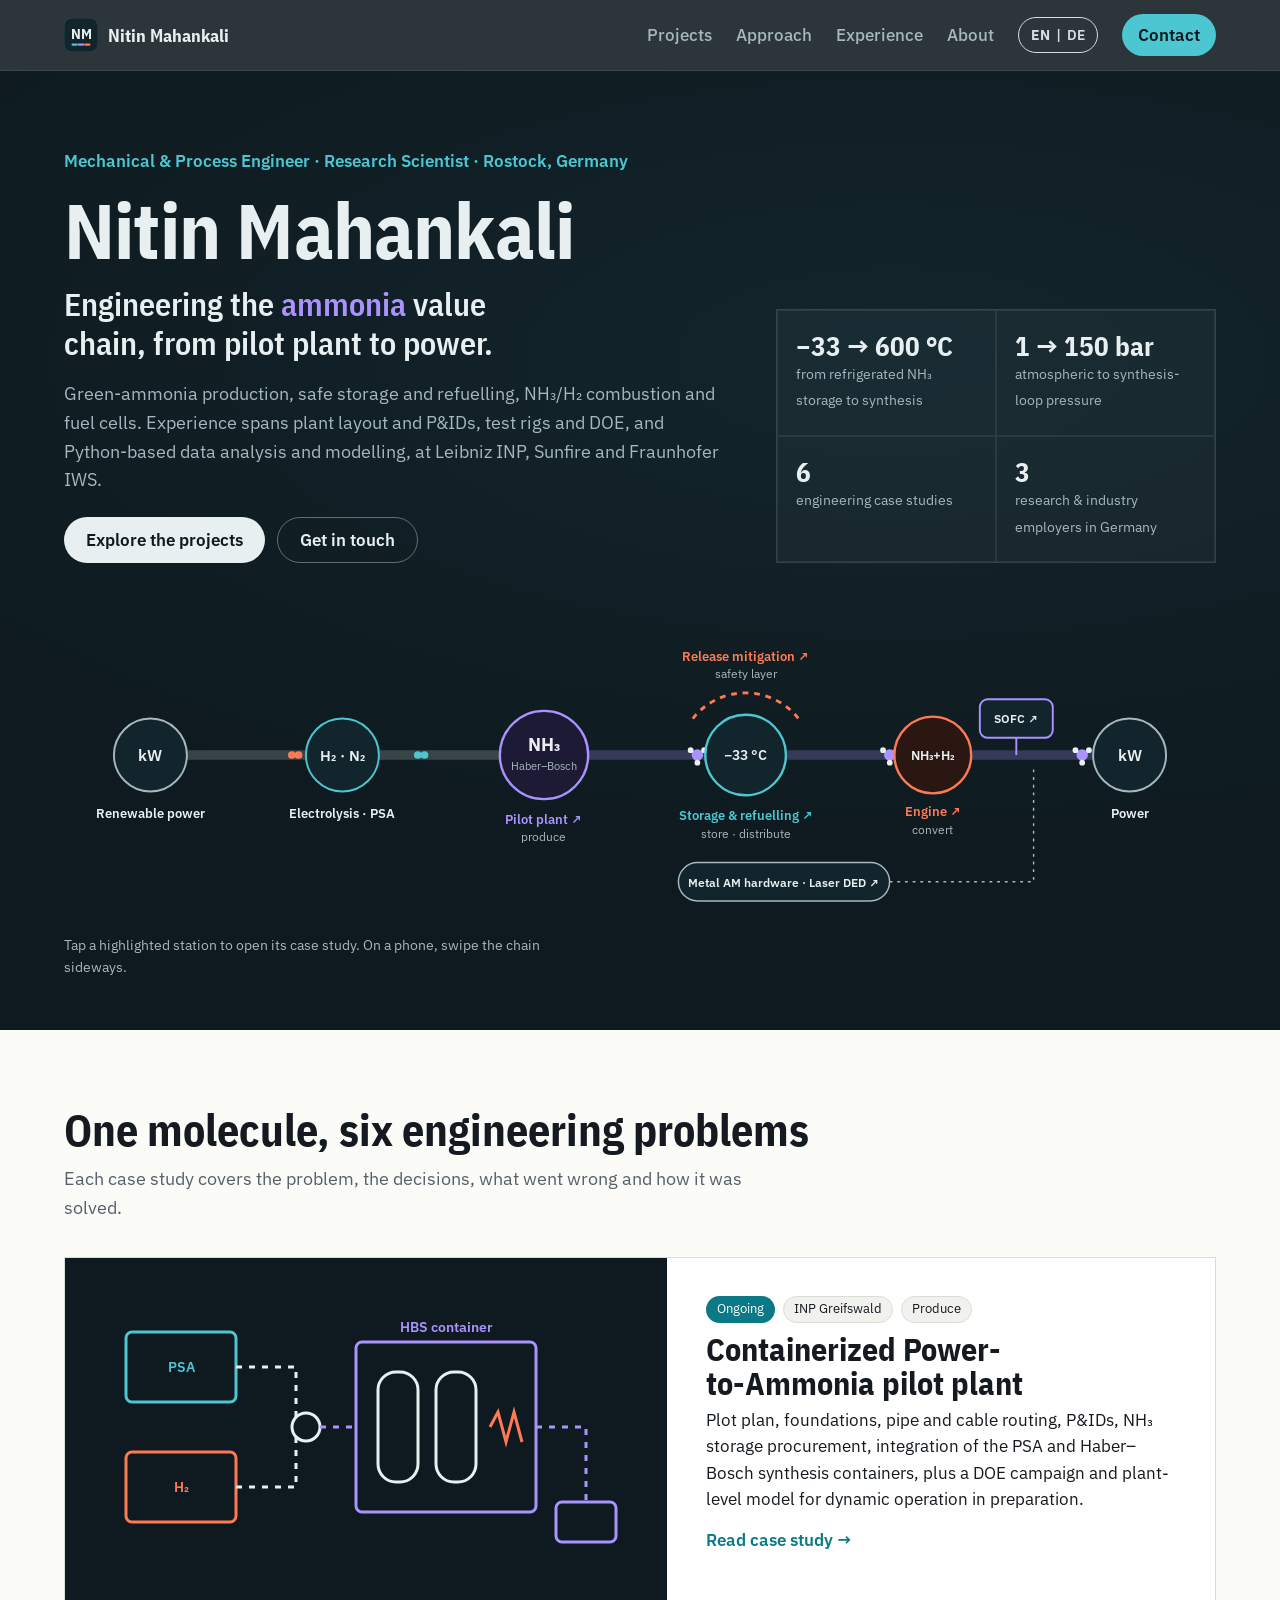
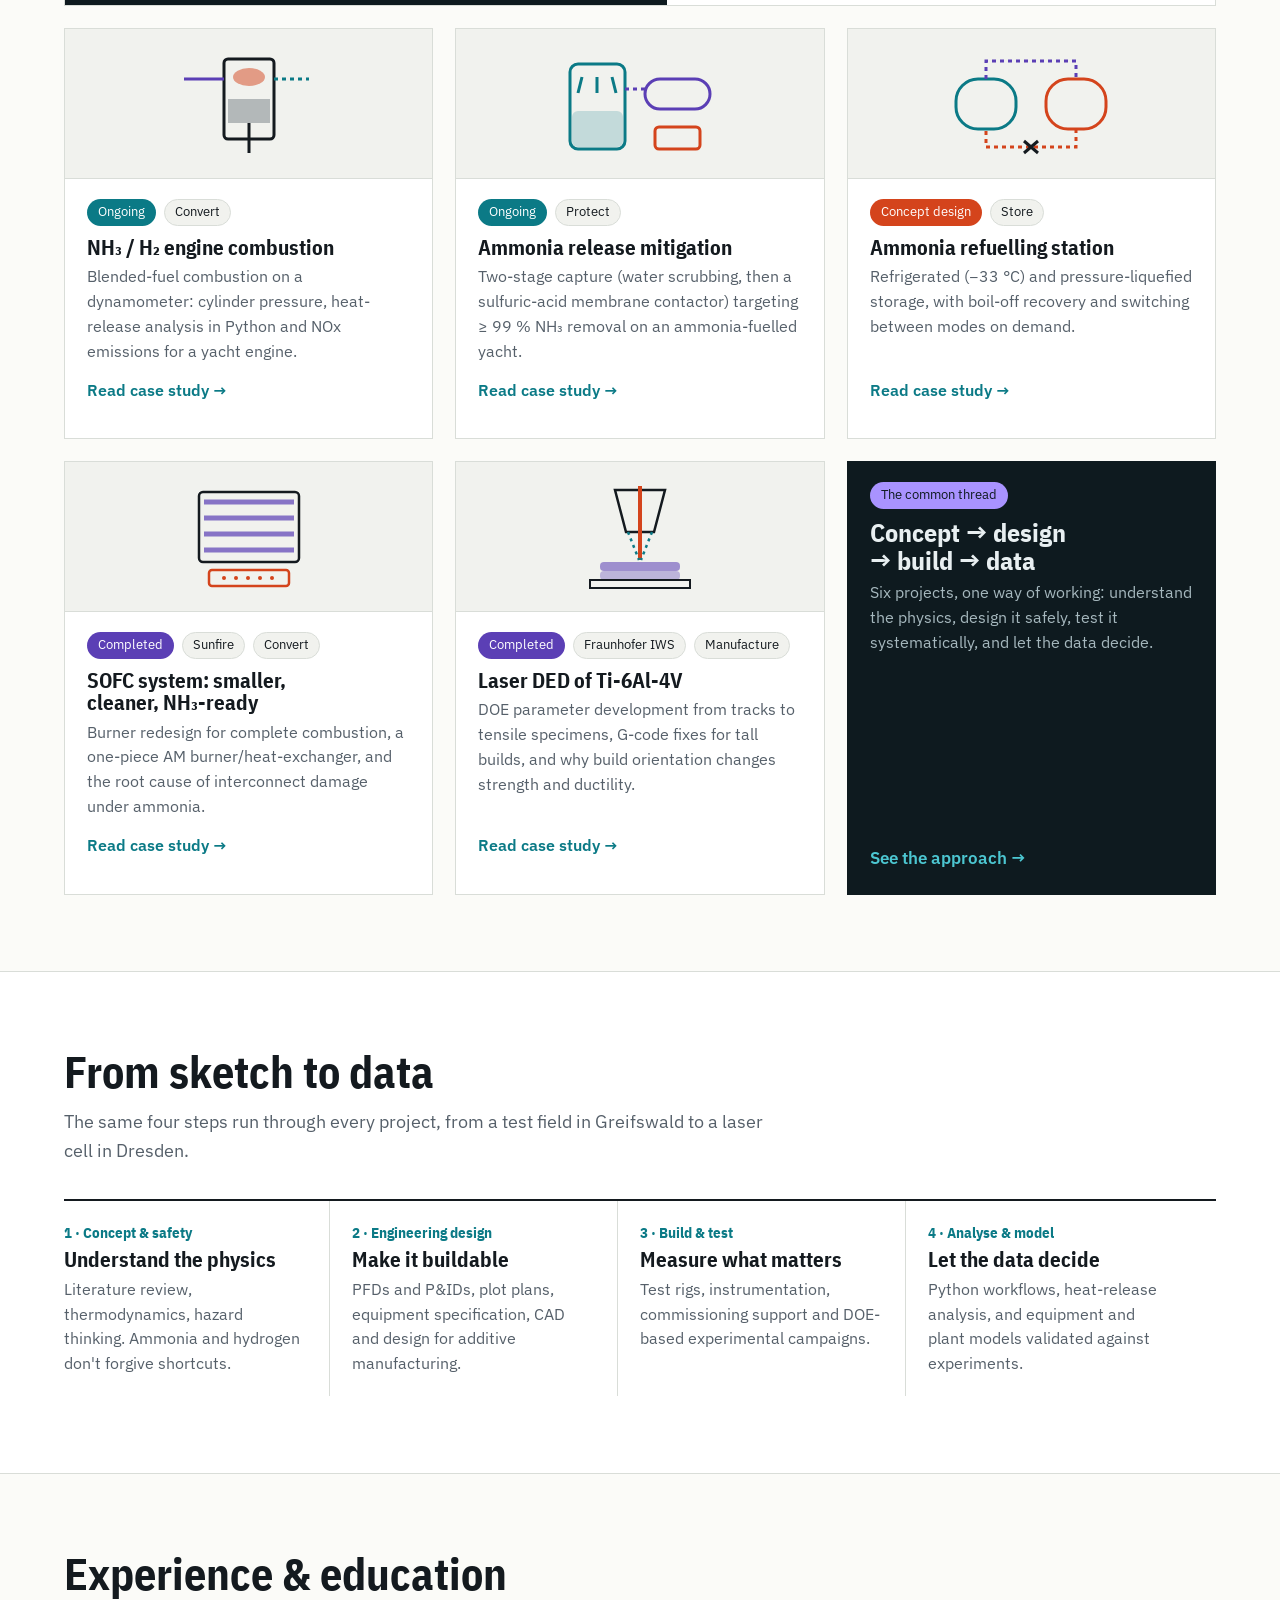
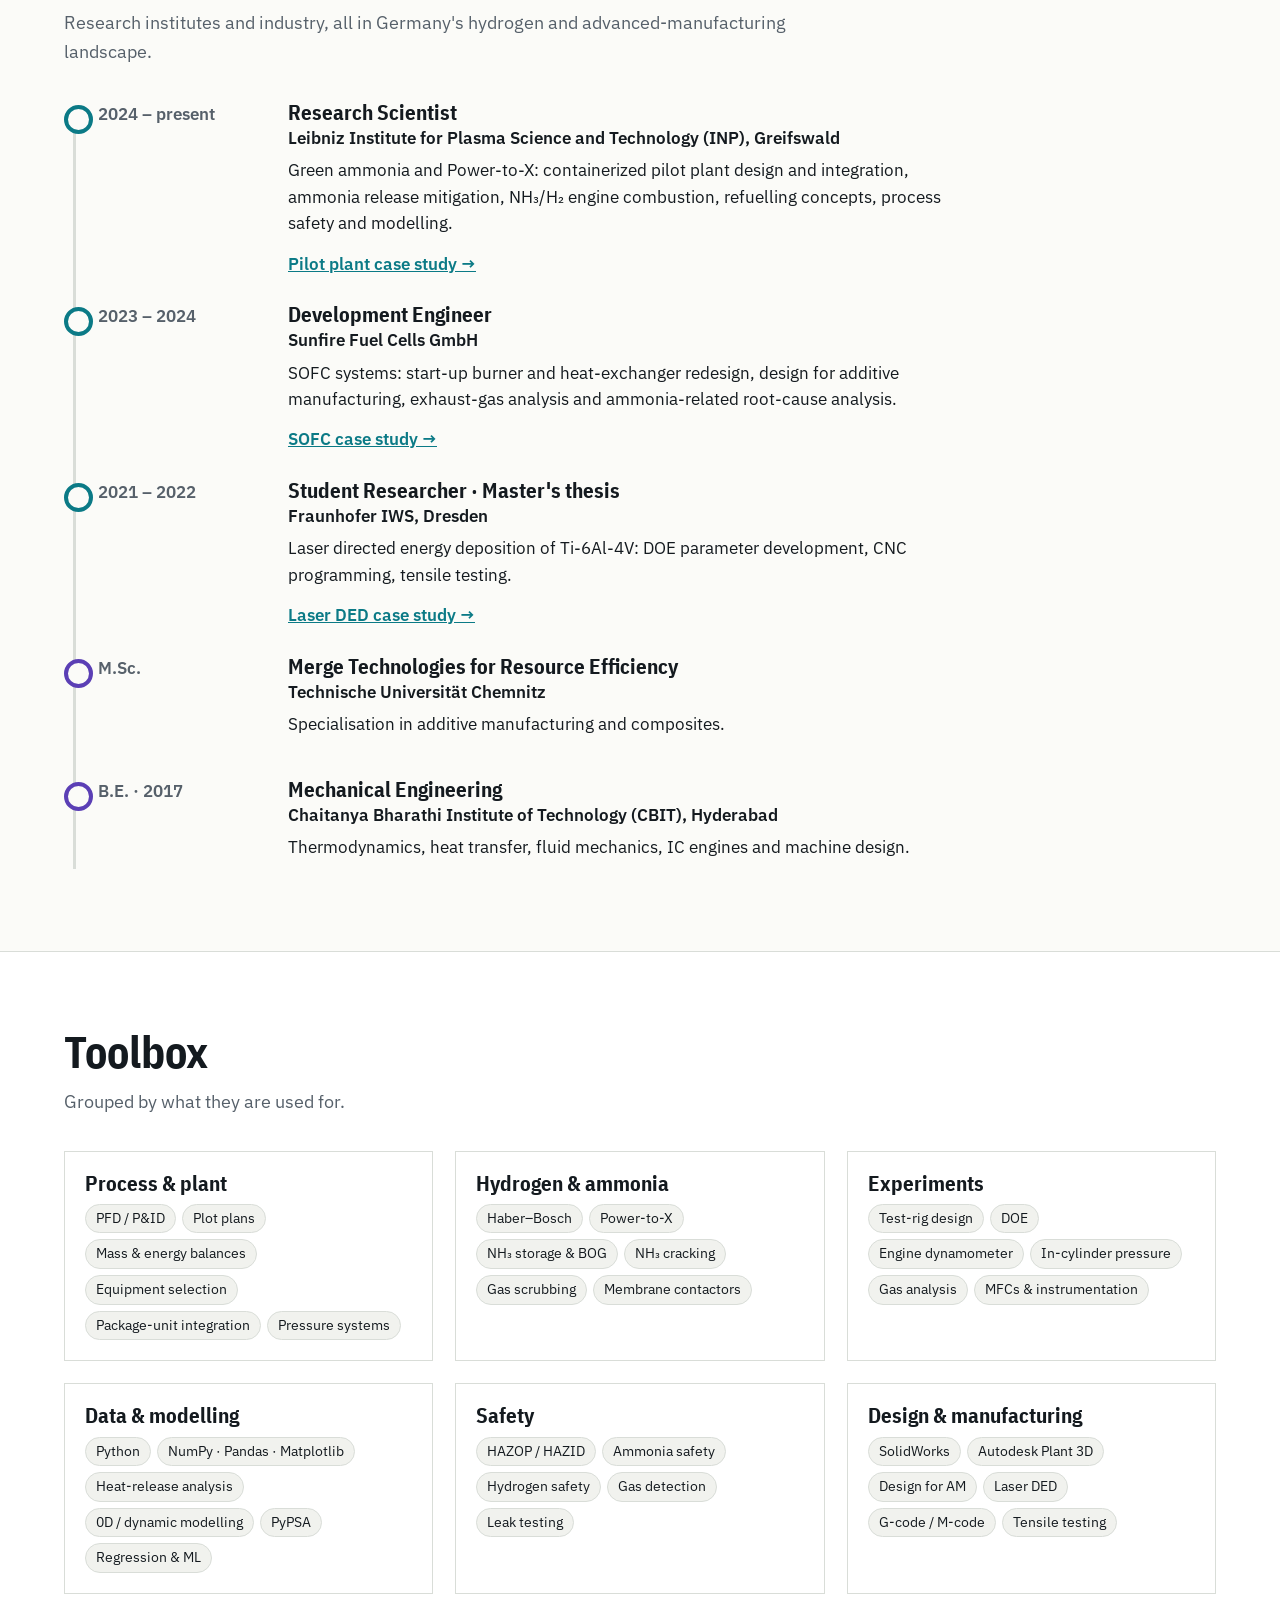
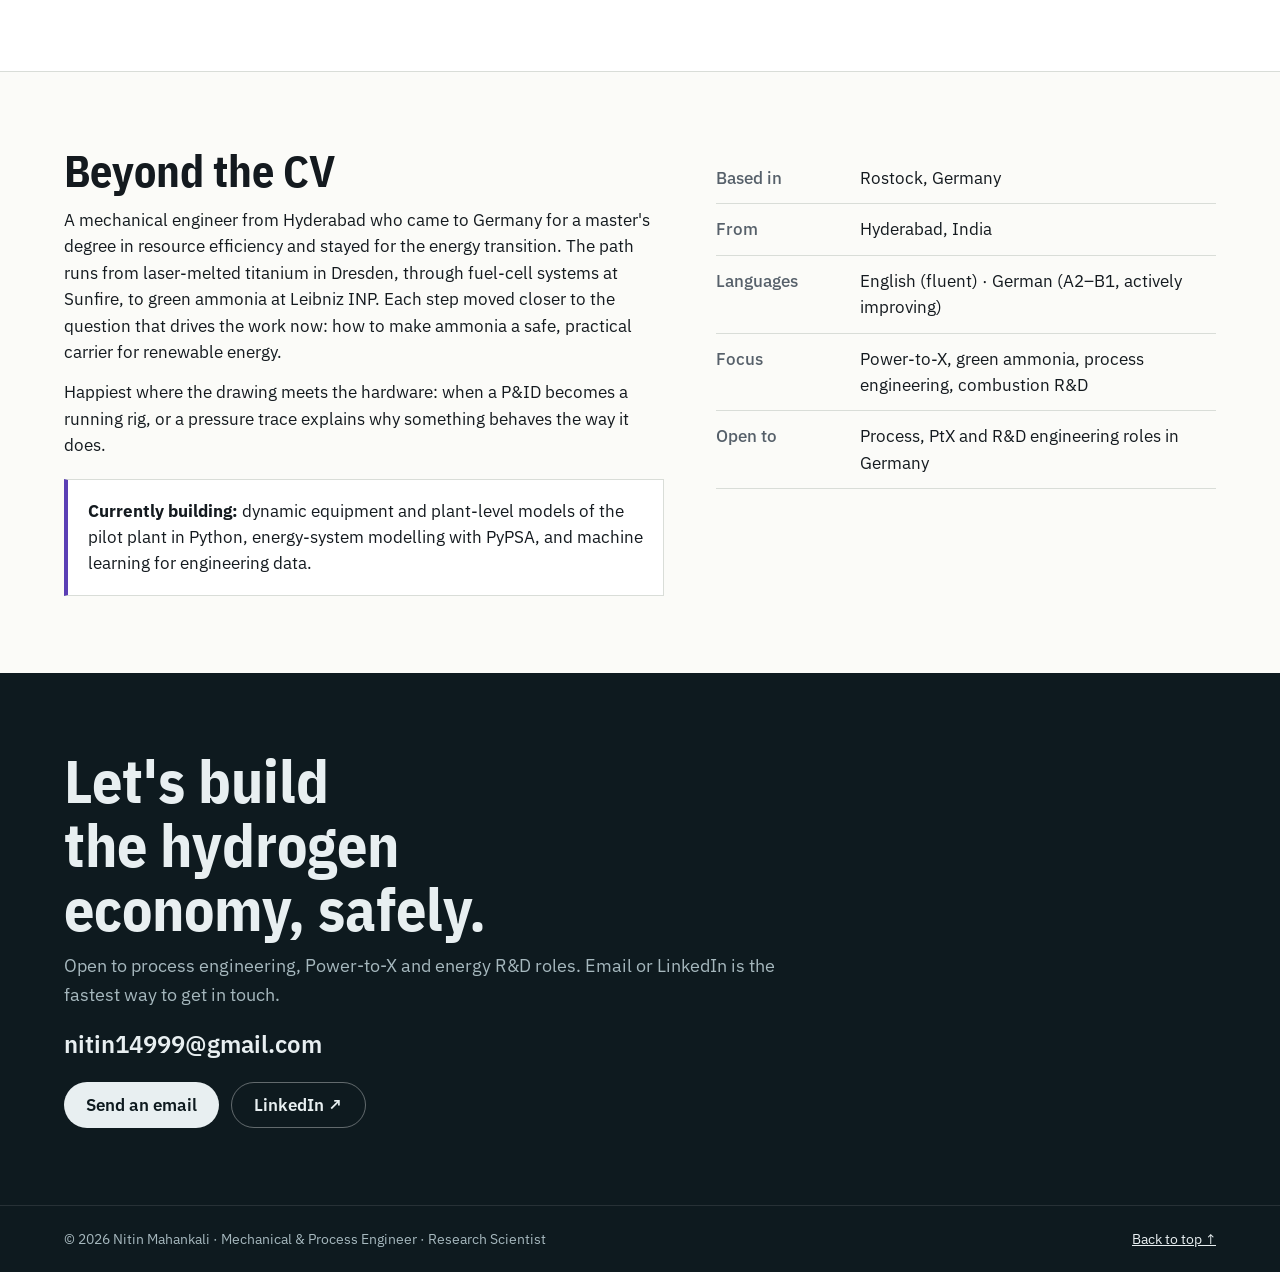
<file: index.html>
<!DOCTYPE html>
<html lang="en">
<head>
<meta charset="utf-8">
<meta name="viewport" content="width=device-width, initial-scale=1">
<title>Nitin Mahankali | Mechanical &amp; Process Engineer · Research Scientist</title>
<meta name="description" content="Nitin Mahankali: mechanical and process engineer working across the ammonia value chain: Power-to-Ammonia pilot plants, NH₃/H₂ combustion, ammonia safety, refuelling, SOFC systems and metal additive manufacturing.">
<meta property="og:title" content="Nitin Mahankali | Engineering the ammonia value chain">
<meta property="og:description" content="Six engineering case studies, from a containerized Haber–Bosch pilot plant to NH₃/H₂ engines and SOFC systems.">
<link rel="icon" href="data:image/svg+xml,%3Csvg xmlns='http://www.w3.org/2000/svg' viewBox='0 0 64 64'%3E%3Crect width='64' height='64' rx='15' fill='%2313252c' stroke='%232c4a54' stroke-width='1.5'/%3E%3Ctext x='32' y='40' text-anchor='middle' font-family='IBM Plex Sans Condensed, Arial Narrow, Arial, sans-serif' font-weight='700' font-size='28' letter-spacing='-0.5' fill='%23e8eff1'%3ENM%3C/text%3E%3Crect x='14' y='48' width='12' height='4' rx='2' fill='%234cc6d1'/%3E%3Crect x='26' y='48' width='12' height='4' fill='%23a993ff'/%3E%3Crect x='38' y='48' width='12' height='4' rx='2' fill='%23ff7a52'/%3E%3C/svg%3E">
<link rel="alternate" hreflang="en" href="https://nitin14999.github.io/Nitin_Mahankali/">
<link rel="alternate" hreflang="de" href="https://nitin14999.github.io/Nitin_Mahankali/de/">
<link rel="alternate" hreflang="x-default" href="https://nitin14999.github.io/Nitin_Mahankali/">
<link rel="preconnect" href="https://fonts.googleapis.com">
<link href="https://fonts.googleapis.com/css2?family=IBM+Plex+Sans+Condensed:wght@600;700&family=IBM+Plex+Sans:wght@400;500;600&display=swap" rel="stylesheet">
<style>
/* VOICE: confident engineer's personal site; factual, warm, no slogans.
   IDEA: the ammonia value chain as a live process line; every project is a station on it.
   PICTURE: animated hero chain (power → H2/N2 → synthesis → storage → engine/SOFC → power) with molecules flowing; nodes link to case studies.
   COLOUR and TYPE: deep process-ink hero; H2 vermilion, N2 teal, NH3 violet; IBM Plex Sans Condensed + Plex Sans, same as the case studies.
   LAYOUT: dark hero + range strip, projects (featured + grid), approach, experience, toolbox, about, dark contact band. */
:root{color-scheme:light dark;
--bg:light-dark(#fbfbf8,#0f1418);--paper:light-dark(#ffffff,#151c21);--ink:light-dark(#141a1f,#e9edef);
--mute:light-dark(#56606a,#9aa6ae);--rule:light-dark(#d9ddd8,#2a343b);--soft:light-dark(#f1f2ee,#1b2329);
--h2:light-dark(#d4441c,#ff7a52);--n2:light-dark(#0b7a86,#4cc6d1);--nh3:light-dark(#5b3fb5,#a993ff);
--deep:#0e1a1f;--deep2:#13252c;--on:#e8eff1;--onm:#a6b8be;--dh2:#ff7a52;--dn2:#4cc6d1;--dnh3:#a993ff}
:root[data-theme=light]{color-scheme:light}:root[data-theme=dark]{color-scheme:dark}
*{box-sizing:border-box;min-width:0}
html{scroll-behavior:smooth;scroll-padding-top:72px}
body{margin:0;background:var(--bg);color:var(--ink);font:16.5px/1.6 "IBM Plex Sans",system-ui,sans-serif;overflow-x:clip}
h1,h2,h3{font-family:"IBM Plex Sans Condensed","IBM Plex Sans",sans-serif;line-height:1.06;text-wrap:balance;margin:0}
h2{font-size:clamp(30px,3.6vw,44px);margin-bottom:12px}
h3{font-size:21px;margin-bottom:6px}
p{margin:0 0 14px;max-width:66ch}
a{color:inherit}
.band{padding:clamp(48px,6vw,96px) max(5vw,16px)}
.wrap{max-width:1240px;margin:0 auto}
.sub{color:var(--mute);font-size:18px;margin-bottom:34px}
/* nav */
nav{position:sticky;top:0;z-index:20;display:flex;flex-wrap:wrap;align-items:center;gap:6px 24px;padding:12px max(5vw,16px);background:rgba(14,26,31,.88);backdrop-filter:blur(10px);color:var(--on);border-bottom:1px solid rgba(255,255,255,.08)}
nav .logo{display:flex;align-items:center;gap:10px;margin-right:auto;text-decoration:none;font:700 18px "IBM Plex Sans Condensed","IBM Plex Sans",sans-serif}
nav .logo svg{width:34px;height:34px}
nav a.l{color:var(--onm);text-decoration:none;font-weight:500;padding:10px 0}
nav a.l:hover,nav a.l:focus-visible{color:var(--on)}
nav .cta{background:var(--dn2);color:var(--deep);padding:8px 16px;border-radius:99px;font-weight:600;text-decoration:none}
/* hero */
.hero{background:radial-gradient(1200px 500px at 70% 30%,var(--deep2),var(--deep));color:var(--on);padding:clamp(40px,6vw,84px) max(5vw,16px) 0}
.hero .eyebrow{color:var(--dn2);font-weight:600;margin-bottom:14px}
.hero h1{font-size:clamp(40px,6.4vw,78px);letter-spacing:-.01em}
.hero .tag{font:600 clamp(22px,2.6vw,32px)/1.2 "IBM Plex Sans Condensed","IBM Plex Sans",sans-serif;margin:14px 0 18px;color:var(--on);max-width:26ch}
.hero .tag em{font-style:normal;color:var(--dnh3)}
.hero p.lede{color:var(--onm);font-size:18px;max-width:60ch}
.btns{display:flex;flex-wrap:wrap;gap:12px;margin-top:22px}
.btn{display:inline-flex;align-items:center;min-height:46px;padding:0 22px;border-radius:99px;font-weight:600;text-decoration:none}
.btn.p{background:var(--on);color:var(--deep)}.btn.s{border:1.5px solid rgba(255,255,255,.35);color:var(--on)}
.btn:hover{transform:translateY(-1px)}
.chain{margin-top:clamp(26px,4vw,48px);padding-bottom:clamp(28px,4vw,56px)}
.chain .scroll{overflow-x:auto}
.chain svg{display:block;width:100%;min-width:860px;height:auto}
.node circle.ring{transition:stroke-width .2s}
.node:hover circle.ring,.node:focus-visible circle.ring{stroke-width:4}
.node{cursor:pointer}
.hint{color:var(--onm);font-size:14px;margin:6px 0 0}
.top{display:grid;grid-template-columns:minmax(0,1.5fr) minmax(0,1fr);gap:clamp(24px,4vw,64px);align-items:end}
.range{display:grid;grid-template-columns:repeat(2,minmax(0,1fr));border:1px solid rgba(255,255,255,.12);background:rgba(255,255,255,.03)}
.range div{border:1px solid rgba(255,255,255,.08)}
.range div{padding:20px 18px 22px}
.range b{display:block;font:700 clamp(20px,2.1vw,27px)/1.1 "IBM Plex Sans Condensed","IBM Plex Sans",sans-serif;white-space:nowrap}
.range span{color:var(--onm);font-size:14px}
/* projects */
.feat{display:grid;grid-template-columns:minmax(0,1.1fr) minmax(0,1fr);background:var(--paper);border:1px solid var(--rule);text-decoration:none;margin-bottom:22px;transition:transform .25s,box-shadow .25s}
.feat .art{background:var(--deep);display:flex;align-items:center;justify-content:center;padding:26px}
.feat .art svg{width:100%;max-width:520px;height:auto}
.feat .txt{padding:clamp(22px,3vw,40px)}
.grid{display:grid;grid-template-columns:repeat(3,minmax(0,1fr));gap:22px}
.card{display:flex;flex-direction:column;background:var(--paper);border:1px solid var(--rule);text-decoration:none;transition:transform .25s,box-shadow .25s}
.card .art{background:var(--soft);border-bottom:1px solid var(--rule);height:150px;display:flex;align-items:center;justify-content:center}
.card .art svg{height:110px;width:auto}
.card .txt{padding:20px 22px 22px;display:flex;flex-direction:column;flex:1}
.card p{color:var(--mute);font-size:15.5px}.card p.more{color:var(--n2)}
.more{margin-top:auto;font-weight:600;color:var(--n2)}
.card:hover,.feat:hover,.card:focus-visible,.feat:focus-visible{transform:translateY(-4px);box-shadow:0 18px 40px -22px rgba(0,0,0,.45)}
.meta{display:flex;flex-wrap:wrap;gap:8px;margin-bottom:10px;font-size:13px}
.meta span{padding:2px 10px;border-radius:99px;border:1px solid var(--rule);background:var(--soft)}
.meta .st{border-color:transparent;color:#fff}
.st.on{background:var(--n2)}.st.cp{background:var(--nh3)}.st.ds{background:var(--h2)}
/* approach */
.steps{display:grid;grid-template-columns:repeat(4,minmax(0,1fr));gap:0;counter-reset:s;border-top:2px solid var(--ink)}
.steps div{padding:22px 22px 6px 0;border-right:1px solid var(--rule);margin-right:22px}
.steps div:last-child{border:0}
.steps b{display:block;font:700 15px "IBM Plex Sans Condensed","IBM Plex Sans",sans-serif;color:var(--n2);margin-bottom:6px}
.steps p{font-size:15.5px;color:var(--mute)}
/* experience */
.tl{position:relative;display:grid;gap:26px;padding-left:34px}
.tl:before{content:"";position:absolute;left:9px;top:6px;bottom:6px;width:3px;background:var(--rule)}
.tl .it{position:relative;display:grid;grid-template-columns:170px minmax(0,1fr);gap:20px}
.tl .it:before{content:"";position:absolute;left:-34px;top:4px;width:21px;height:21px;border-radius:50%;background:var(--bg);border:4px solid var(--n2)}
.tl .it.ed:before{border-color:var(--nh3)}
.tl .when{font-weight:600;color:var(--mute)}
.tl h3{margin-bottom:2px}.tl .org{font-weight:600;margin-bottom:6px}
.tl a{color:var(--n2);font-weight:600}
/* toolbox */
.tools{display:grid;grid-template-columns:repeat(3,minmax(0,1fr));gap:22px}
.tools>div{background:var(--paper);border:1px solid var(--rule);padding:20px}
.chips{display:flex;flex-wrap:wrap;gap:6px;margin-top:10px}
.chips span{font-size:13.5px;padding:3px 10px;border-radius:99px;background:var(--soft);border:1px solid var(--rule)}
/* about */
.about{display:grid;grid-template-columns:minmax(0,1.2fr) minmax(0,1fr);gap:clamp(24px,4vw,64px);align-items:start}
.facts{display:grid;gap:12px}
.facts div{display:grid;grid-template-columns:130px minmax(0,1fr);gap:14px;border-bottom:1px solid var(--rule);padding-bottom:12px}
.facts dt{color:var(--mute);font-weight:500}
.now{background:var(--paper);border:1px solid var(--rule);border-left:4px solid var(--nh3);padding:18px 20px;margin-top:20px}
/* contact */
.contact{background:var(--deep);color:var(--on)}
.contact h2{font-size:clamp(34px,5vw,60px);max-width:16ch}
.contact p{color:var(--onm);font-size:18px}
.contact .addr{font:600 clamp(18px,2.2vw,24px) "IBM Plex Sans",sans-serif;color:var(--on);margin:18px 0 4px;word-break:break-all}
footer{background:var(--deep);color:var(--onm);border-top:1px solid rgba(255,255,255,.1);padding:22px max(5vw,16px);font-size:14px;display:flex;flex-wrap:wrap;justify-content:space-between;gap:10px}
/* motion */
.reveal{opacity:0;transform:translateY(26px);transition:opacity .8s ease,transform .8s ease}
.reveal.in{opacity:1;transform:none}
a:focus-visible{outline:3px solid var(--dn2);outline-offset:3px}
@media(max-width:980px){.top{grid-template-columns:minmax(0,1fr)}.grid,.tools{grid-template-columns:repeat(2,minmax(0,1fr))}.steps{grid-template-columns:repeat(2,minmax(0,1fr))}.steps div:nth-child(2){border:0}.feat,.about{grid-template-columns:minmax(0,1fr)}}
@media(max-width:600px){.grid,.tools,.steps{grid-template-columns:minmax(0,1fr)}.steps div{border-right:0;border-bottom:1px solid var(--rule);margin-right:0}.range{grid-template-columns:repeat(2,minmax(0,1fr))}.tl .it{grid-template-columns:minmax(0,1fr);gap:4px}.facts div{grid-template-columns:minmax(0,1fr);gap:2px}nav a.l{display:none}nav .logo{font-size:16px}}
@media(max-width:430px){nav .cta{display:none}}
@media(prefers-reduced-motion:reduce){html{scroll-behavior:auto}.reveal{opacity:1;transform:none;transition:none}.card,.feat{transition:none}}
</style>
</head>
<body>

<nav aria-label="Main">
<a class="logo" href="#home" aria-label="Nitin Mahankali, home">
<svg viewBox="0 0 64 64" aria-hidden="true"><rect width="64" height="64" rx="15" fill="#13252c" stroke="#2c4a54" stroke-width="1.5"/><text x="32" y="40" text-anchor="middle" font-family="IBM Plex Sans Condensed, Arial Narrow, Arial, sans-serif" font-weight="700" font-size="28" letter-spacing="-0.5" fill="#e8eff1">NM</text><rect x="14" y="48" width="12" height="4" rx="2" fill="#4cc6d1"/><rect x="26" y="48" width="12" height="4" fill="#a993ff"/><rect x="38" y="48" width="12" height="4" rx="2" fill="#ff7a52"/></svg>
Nitin Mahankali</a>
<a class="l" href="#projects">Projects</a><a class="l" href="#approach">Approach</a><a class="l" href="#experience">Experience</a><a class="l" href="#about">About</a>
<span class="lang" style="display:inline-flex;align-items:center;gap:6px;font-weight:600;font-size:14px;border:1px solid currentColor;border-radius:99px;padding:6px 12px;opacity:.9"><b>EN</b><span aria-hidden="true">|</span><a href="de/" hreflang="de" lang="de" style="text-decoration:none;padding:0" aria-label="Deutsche Version">DE</a></span>
<a class="cta" href="#contact">Contact</a>
</nav>

<header class="hero" id="home">
<div class="wrap">
<div class="top"><div>
<div class="eyebrow">Mechanical &amp; Process Engineer · Research Scientist · Rostock, Germany</div>
<h1>Nitin Mahankali</h1>
<div class="tag">Engineering the <em>ammonia</em> value chain, from pilot plant to power.</div>
<p class="lede">Green-ammonia production, safe storage and refuelling, NH₃/H₂ combustion and fuel cells. Experience spans plant layout and P&amp;IDs, test rigs and DOE, and Python-based data analysis and modelling, at Leibniz INP, Sunfire and Fraunhofer IWS.</p>
<div class="btns"><a class="btn p" href="#projects">Explore the projects</a><a class="btn s" href="#contact">Get in touch</a></div>
</div>
<div class="range">
<div><b>−33 → 600 °C</b><span>from refrigerated NH₃ storage to synthesis</span></div>
<div><b>1 → 150 bar</b><span>atmospheric to synthesis-loop pressure</span></div>
<div><b>6</b><span>engineering case studies</span></div>
<div><b>3</b><span>research &amp; industry employers in Germany</span></div>
</div>
</div>
</div>

<div class="chain" aria-label="Interactive ammonia value chain: each station links to a case study">
<div class="scroll">
<svg id="chain" viewBox="0 0 1200 330" role="img" aria-label="Value chain: renewable power, H2 and N2, Haber–Bosch synthesis, storage and refuelling protected by release mitigation, engine and SOFC, power. Metal additive manufacturing supplies hardware.">
<defs>
<g id="mol"><circle r="6" fill="#a993ff"/><circle cx="-7" cy="-5" r="3" fill="#e8eff1"/><circle cx="7" cy="-5" r="3" fill="#e8eff1"/><circle cx="0" cy="8" r="3" fill="#e8eff1"/></g>
<g id="h2m"><circle cx="-3" r="4" fill="#ff7a52"/><circle cx="4" r="4" fill="#ff7a52"/></g>
<g id="n2m"><circle cx="-3" r="4" fill="#4cc6d1"/><circle cx="4" r="4" fill="#4cc6d1"/></g>
</defs>
<g font-family="IBM Plex Sans, sans-serif" fill="#e8eff1">
<path id="p1" d="M90 150H500" stroke="rgba(255,255,255,.18)" stroke-width="10" stroke-linecap="round" fill="none"/>
<path id="p2" d="M500 150H1110" stroke="rgba(169,147,255,.25)" stroke-width="10" stroke-linecap="round" fill="none"/>
<!-- safety shield -->
<a href="projects/ammonia-mitigation.html" class="node" aria-label="Ammonia release mitigation case study">
<path d="M655 112A70 70 0 0 1 765 112" fill="none" stroke="#ff7a52" stroke-width="3" stroke-dasharray="6 6"/>
<text x="710" y="52" text-anchor="middle" font-size="14" font-weight="600" fill="#ff7a52">Release mitigation ↗</text>
<text x="710" y="70" text-anchor="middle" font-size="12" fill="#a6b8be">safety layer</text>
</a>
<!-- molecules -->
<g id="flow">
<use href="#h2m"><animateMotion dur="5s" repeatCount="indefinite" path="M90 150H500"/></use>
<use href="#n2m"><animateMotion dur="5s" begin="-1.6s" repeatCount="indefinite" path="M90 150H500"/></use>
<use href="#h2m"><animateMotion dur="5s" begin="-3.2s" repeatCount="indefinite" path="M90 150H500"/></use>
<use href="#mol"><animateMotion dur="7s" repeatCount="indefinite" path="M500 150H1110"/></use>
<use href="#mol"><animateMotion dur="7s" begin="-2.3s" repeatCount="indefinite" path="M500 150H1110"/></use>
<use href="#mol"><animateMotion dur="7s" begin="-4.6s" repeatCount="indefinite" path="M500 150H1110"/></use>
</g>
<!-- nodes -->
<g class="node"><circle class="ring" cx="90" cy="150" r="38" fill="#13252c" stroke="#a6b8be" stroke-width="2"/><text x="90" y="156" text-anchor="middle" font-weight="600" font-size="17">kW</text>
<text x="90" y="216" text-anchor="middle" font-size="14" font-weight="600">Renewable power</text></g>
<g class="node"><circle class="ring" cx="290" cy="150" r="38" fill="#13252c" stroke="#4cc6d1" stroke-width="2"/><text x="290" y="156" text-anchor="middle" font-weight="600" font-size="16">H₂ · N₂</text>
<text x="290" y="216" text-anchor="middle" font-size="14" font-weight="600">Electrolysis · PSA</text></g>
<a href="projects/power-to-ammonia.html" class="node" aria-label="Power-to-Ammonia pilot plant case study"><circle class="ring" cx="500" cy="150" r="46" fill="#1d1a35" stroke="#a993ff" stroke-width="2.5"/><text x="500" y="146" text-anchor="middle" font-weight="700" font-size="19">NH₃</text><text x="500" y="166" text-anchor="middle" font-size="11" fill="#a6b8be">Haber–Bosch</text>
<text x="500" y="222" text-anchor="middle" font-size="14" font-weight="600" fill="#a993ff">Pilot plant ↗</text><text x="500" y="240" text-anchor="middle" font-size="12" fill="#a6b8be">produce</text></a>
<a href="projects/ammonia-refueling.html" class="node" aria-label="Ammonia refuelling station case study"><circle class="ring" cx="710" cy="150" r="42" fill="#13252c" stroke="#4cc6d1" stroke-width="2.5"/><text x="710" y="155" text-anchor="middle" font-weight="600" font-size="15">−33 °C</text>
<text x="710" y="218" text-anchor="middle" font-size="14" font-weight="600" fill="#4cc6d1">Storage &amp; refuelling ↗</text><text x="710" y="236" text-anchor="middle" font-size="12" fill="#a6b8be">store · distribute</text></a>
<a href="projects/nh3-h2-combustion.html" class="node" aria-label="NH3/H2 engine combustion case study"><circle class="ring" cx="905" cy="150" r="40" fill="#2a1712" stroke="#ff7a52" stroke-width="2.5"/><text x="905" y="155" text-anchor="middle" font-weight="600" font-size="14">NH₃+H₂</text>
<text x="905" y="214" text-anchor="middle" font-size="14" font-weight="600" fill="#ff7a52">Engine ↗</text><text x="905" y="232" text-anchor="middle" font-size="12" fill="#a6b8be">convert</text></a>
<a href="projects/fuel-cell.html" class="node" aria-label="SOFC system case study"><rect class="ring" x="954" y="92" width="76" height="40" rx="8" fill="#13252c" stroke="#a993ff" stroke-width="2"/><text x="992" y="117" text-anchor="middle" font-size="13" font-weight="600">SOFC ↗</text>
<path d="M992 132V150" stroke="#a993ff" stroke-width="2"/></a>
<g class="node"><circle class="ring" cx="1110" cy="150" r="38" fill="#13252c" stroke="#a6b8be" stroke-width="2"/><text x="1110" y="156" text-anchor="middle" font-weight="600" font-size="17">kW</text>
<text x="1110" y="216" text-anchor="middle" font-size="14" font-weight="600">Power</text></g>
<!-- manufacturing -->
<a href="projects/laser-ded.html" class="node" aria-label="Laser DED additive manufacturing case study">
<path d="M860 282H1010V160" fill="none" stroke="#a6b8be" stroke-width="1.5" stroke-dasharray="3 5"/>
<rect x="640" y="262" width="220" height="40" rx="20" fill="#13252c" stroke="#a6b8be" stroke-width="1.5"/>
<text x="750" y="287" text-anchor="middle" font-size="13" font-weight="600">Metal AM hardware · Laser DED ↗</text></a>
</g>
</svg>
</div>
<p class="hint">Tap a highlighted station to open its case study. On a phone, swipe the chain sideways.</p>
</div>

</div>
</header>

<section class="band" id="projects">
<div class="wrap">
<h2>One molecule, six engineering problems</h2>
<p class="sub">Each case study covers the problem, the decisions, what went wrong and how it was solved.</p>

<a class="feat reveal" href="projects/power-to-ammonia.html">
<div class="art"><svg viewBox="0 0 520 260" aria-hidden="true"><g fill="none" stroke-width="3">
<rect x="20" y="30" width="110" height="70" rx="6" stroke="#4cc6d1"/><rect x="20" y="150" width="110" height="70" rx="6" stroke="#ff7a52"/>
<path d="M130 65H190V115M130 185H190V135" stroke="#e8eff1" stroke-dasharray="6 7"/>
<circle cx="200" cy="125" r="14" stroke="#e8eff1"/>
<rect x="250" y="40" width="180" height="170" rx="6" stroke="#a993ff"/>
<rect x="272" y="70" width="40" height="110" rx="18" stroke="#e8eff1"/><rect x="330" y="70" width="40" height="110" rx="18" stroke="#e8eff1"/>
<polyline points="384,125 392,110 400,140 408,110 416,140" stroke="#ff7a52"/>
<path d="M214 125H250M430 125H480V200" stroke="#a993ff" stroke-dasharray="6 7"/>
<rect x="450" y="200" width="60" height="40" rx="6" stroke="#a993ff"/></g>
<g font-family="IBM Plex Sans,sans-serif" font-size="14" fill="#a6b8be" font-weight="600"><text x="75" y="70" text-anchor="middle" fill="#4cc6d1">PSA</text><text x="75" y="190" text-anchor="middle" fill="#ff7a52">H₂</text><text x="340" y="30" text-anchor="middle" fill="#a993ff">HBS container</text></g></svg></div>
<div class="txt">
<div class="meta"><span class="st on">Ongoing</span><span>INP Greifswald</span><span>Produce</span></div>
<h3 style="font-size:clamp(24px,2.6vw,32px)">Containerized Power-to-Ammonia pilot plant</h3>
<p>Plot plan, foundations, pipe and cable routing, P&amp;IDs, NH₃ storage procurement, integration of the PSA and Haber–Bosch synthesis containers, plus a DOE campaign and plant-level model for dynamic operation in preparation.</p>
<p class="more">Read case study →</p>
</div>
</a>

<div class="grid">
<a class="card reveal" href="projects/nh3-h2-combustion.html">
<div class="art"><svg viewBox="0 0 140 110" aria-hidden="true"><g fill="none" stroke-width="3"><rect x="45" y="10" width="50" height="80" rx="4" stroke="var(--ink)"/><rect x="49" y="50" width="42" height="24" fill="var(--mute)" opacity=".4" stroke="none"/><path d="M70 74V104" stroke="var(--ink)"/><ellipse cx="70" cy="28" rx="16" ry="9" fill="var(--h2)" opacity=".5" stroke="none"/><path d="M95 30H130" stroke="var(--n2)" stroke-dasharray="4 4"/><path d="M5 30H45" stroke="var(--nh3)"/></g></svg></div>
<div class="txt"><div class="meta"><span class="st on">Ongoing</span><span>Convert</span></div>
<h3>NH₃ / H₂ engine combustion</h3>
<p>Blended-fuel combustion on a dynamometer: cylinder pressure, heat-release analysis in Python and NOx emissions for a yacht engine.</p><p class="more">Read case study →</p></div></a>

<a class="card reveal" href="projects/ammonia-mitigation.html">
<div class="art"><svg viewBox="0 0 160 110" aria-hidden="true"><g fill="none" stroke-width="3"><rect x="10" y="15" width="55" height="85" rx="8" stroke="var(--n2)"/><rect x="12" y="62" width="51" height="36" rx="6" fill="var(--n2)" opacity=".2" stroke="none"/><path d="M22 28L18 44M37 28V44M52 28L56 44" stroke="var(--n2)"/><rect x="85" y="30" width="65" height="30" rx="15" stroke="var(--nh3)"/><path d="M65 40H85" stroke="var(--nh3)" stroke-dasharray="4 4"/><rect x="95" y="78" width="45" height="22" rx="4" stroke="var(--h2)"/></g></svg></div>
<div class="txt"><div class="meta"><span class="st on">Ongoing</span><span>Protect</span></div>
<h3>Ammonia release mitigation</h3>
<p>Two-stage capture (water scrubbing, then a sulfuric-acid membrane contactor) targeting ≥ 99 % NH₃ removal on an ammonia-fuelled yacht.</p><p class="more">Read case study →</p></div></a>

<a class="card reveal" href="projects/ammonia-refueling.html">
<div class="art"><svg viewBox="0 0 170 110" aria-hidden="true"><g fill="none" stroke-width="3"><rect x="10" y="30" width="60" height="50" rx="22" stroke="var(--n2)"/><rect x="100" y="30" width="60" height="50" rx="22" stroke="var(--h2)"/><path d="M40 30V12H130V30" stroke="var(--nh3)" stroke-dasharray="4 4"/><path d="M130 80V98H40V80" stroke="var(--h2)" stroke-dasharray="4 4"/><path d="M78 92L92 104M78 104L92 92" stroke="var(--ink)"/></g></svg></div>
<div class="txt"><div class="meta"><span class="st ds">Concept design</span><span>Store</span></div>
<h3>Ammonia refuelling station</h3>
<p>Refrigerated (−33 °C) and pressure-liquefied storage, with boil-off recovery and switching between modes on demand.</p><p class="more">Read case study →</p></div></a>

<a class="card reveal" href="projects/fuel-cell.html">
<div class="art"><svg viewBox="0 0 140 110" aria-hidden="true"><g fill="none" stroke-width="5"><path d="M25 20H115M25 36H115M25 52H115M25 68H115" stroke="var(--nh3)" opacity=".7"/></g><rect x="20" y="10" width="100" height="70" rx="4" fill="none" stroke="var(--ink)" stroke-width="2.5"/><rect x="30" y="88" width="80" height="16" rx="3" fill="none" stroke="var(--h2)" stroke-width="2.5"/><g fill="var(--h2)"><circle cx="45" cy="96" r="2"/><circle cx="57" cy="96" r="2"/><circle cx="69" cy="96" r="2"/><circle cx="81" cy="96" r="2"/><circle cx="93" cy="96" r="2"/></g></svg></div>
<div class="txt"><div class="meta"><span class="st cp">Completed</span><span>Sunfire</span><span>Convert</span></div>
<h3>SOFC system: smaller, cleaner, NH₃-ready</h3>
<p>Burner redesign for complete combustion, a one-piece AM burner/heat-exchanger, and the root cause of interconnect damage under ammonia.</p><p class="more">Read case study →</p></div></a>

<a class="card reveal" href="projects/laser-ded.html">
<div class="art"><svg viewBox="0 0 140 110" aria-hidden="true"><path d="M45 8H95L84 50H56Z" fill="none" stroke="var(--ink)" stroke-width="2.5"/><path d="M70 4V78" stroke="var(--h2)" stroke-width="4"/><path d="M58 50L69 78M82 50L71 78" stroke="var(--n2)" stroke-width="2.5" stroke-dasharray="3 4"/><rect x="30" y="80" width="80" height="9" rx="4" fill="var(--nh3)" opacity=".55"/><rect x="30" y="89" width="80" height="9" rx="4" fill="var(--nh3)" opacity=".35"/><rect x="20" y="98" width="100" height="8" fill="none" stroke="var(--ink)" stroke-width="2"/></svg></div>
<div class="txt"><div class="meta"><span class="st cp">Completed</span><span>Fraunhofer IWS</span><span>Manufacture</span></div>
<h3>Laser DED of Ti-6Al-4V</h3>
<p>DOE parameter development from tracks to tensile specimens, G-code fixes for tall builds, and why build orientation changes strength and ductility.</p><p class="more">Read case study →</p></div></a>

<div class="card reveal" style="background:var(--deep);color:var(--on);border-color:var(--deep)">
<div class="txt" style="justify-content:center">
<div class="meta"><span class="st" style="background:var(--dnh3);color:var(--deep)">The common thread</span></div>
<h3 style="font-size:26px">Concept → design → build → data</h3>
<p style="color:var(--onm)">Six projects, one way of working: understand the physics, design it safely, test it systematically, and let the data decide.</p>
<a class="more" href="#approach" style="color:var(--dn2);text-decoration:none">See the approach →</a>
</div></div>
</div>
</div>
</section>

<section class="band" id="approach" style="background:var(--paper);border-block:1px solid var(--rule)">
<div class="wrap reveal">
<h2>From sketch to data</h2>
<p class="sub">The same four steps run through every project, from a test field in Greifswald to a laser cell in Dresden.</p>
<div class="steps">
<div><b>1 · Concept &amp; safety</b><h3>Understand the physics</h3><p>Literature review, thermodynamics, hazard thinking. Ammonia and hydrogen don't forgive shortcuts.</p></div>
<div><b>2 · Engineering design</b><h3>Make it buildable</h3><p>PFDs and P&amp;IDs, plot plans, equipment specification, CAD and design for additive manufacturing.</p></div>
<div><b>3 · Build &amp; test</b><h3>Measure what matters</h3><p>Test rigs, instrumentation, commissioning support and DOE-based experimental campaigns.</p></div>
<div><b>4 · Analyse &amp; model</b><h3>Let the data decide</h3><p>Python workflows, heat-release analysis, and equipment and plant models validated against experiments.</p></div>
</div>
</div>
</section>

<section class="band" id="experience">
<div class="wrap">
<h2 class="reveal">Experience &amp; education</h2>
<p class="sub reveal">Research institutes and industry, all in Germany's hydrogen and advanced-manufacturing landscape.</p>
<div class="tl">
<div class="it reveal"><div class="when">2024 – present</div><div><h3>Research Scientist</h3><div class="org">Leibniz Institute for Plasma Science and Technology (INP), Greifswald</div><p>Green ammonia and Power-to-X: containerized pilot plant design and integration, ammonia release mitigation, NH₃/H₂ engine combustion, refuelling concepts, process safety and modelling.</p><a href="projects/power-to-ammonia.html">Pilot plant case study →</a></div></div>
<div class="it reveal"><div class="when">2023 – 2024</div><div><h3>Development Engineer</h3><div class="org">Sunfire Fuel Cells GmbH</div><p>SOFC systems: start-up burner and heat-exchanger redesign, design for additive manufacturing, exhaust-gas analysis and ammonia-related root-cause analysis.</p><a href="projects/fuel-cell.html">SOFC case study →</a></div></div>
<div class="it reveal"><div class="when">2021 – 2022</div><div><h3>Student Researcher · Master's thesis</h3><div class="org">Fraunhofer IWS, Dresden</div><p>Laser directed energy deposition of Ti-6Al-4V: DOE parameter development, CNC programming, tensile testing.</p><a href="projects/laser-ded.html">Laser DED case study →</a></div></div>
<div class="it ed reveal"><div class="when">M.Sc.</div><div><h3>Merge Technologies for Resource Efficiency</h3><div class="org">Technische Universität Chemnitz</div><p>Specialisation in additive manufacturing and composites.</p></div></div>
<div class="it ed reveal"><div class="when">B.E. · 2017</div><div><h3>Mechanical Engineering</h3><div class="org">Chaitanya Bharathi Institute of Technology (CBIT), Hyderabad</div><p>Thermodynamics, heat transfer, fluid mechanics, IC engines and machine design.</p></div></div>
</div>
</div>
</section>

<section class="band" id="toolbox" style="background:var(--paper);border-block:1px solid var(--rule)">
<div class="wrap">
<h2 class="reveal">Toolbox</h2>
<p class="sub reveal">Grouped by what they are used for.</p>
<div class="tools">
<div class="reveal"><h3>Process &amp; plant</h3><div class="chips"><span>PFD / P&amp;ID</span><span>Plot plans</span><span>Mass &amp; energy balances</span><span>Equipment selection</span><span>Package-unit integration</span><span>Pressure systems</span></div></div>
<div class="reveal"><h3>Hydrogen &amp; ammonia</h3><div class="chips"><span>Haber–Bosch</span><span>Power-to-X</span><span>NH₃ storage &amp; BOG</span><span>NH₃ cracking</span><span>Gas scrubbing</span><span>Membrane contactors</span></div></div>
<div class="reveal"><h3>Experiments</h3><div class="chips"><span>Test-rig design</span><span>DOE</span><span>Engine dynamometer</span><span>In-cylinder pressure</span><span>Gas analysis</span><span>MFCs &amp; instrumentation</span></div></div>
<div class="reveal"><h3>Data &amp; modelling</h3><div class="chips"><span>Python</span><span>NumPy · Pandas · Matplotlib</span><span>Heat-release analysis</span><span>0D / dynamic modelling</span><span>PyPSA</span><span>Regression &amp; ML</span></div></div>
<div class="reveal"><h3>Safety</h3><div class="chips"><span>HAZOP / HAZID</span><span>Ammonia safety</span><span>Hydrogen safety</span><span>Gas detection</span><span>Leak testing</span></div></div>
<div class="reveal"><h3>Design &amp; manufacturing</h3><div class="chips"><span>SolidWorks</span><span>Autodesk Plant 3D</span><span>Design for AM</span><span>Laser DED</span><span>G-code / M-code</span><span>Tensile testing</span></div></div>
</div>
</div>
</section>

<section class="band" id="about">
<div class="wrap about">
<div class="reveal">
<h2>Beyond the CV</h2>
<p>A mechanical engineer from Hyderabad who came to Germany for a master's degree in resource efficiency and stayed for the energy transition. The path runs from laser-melted titanium in Dresden, through fuel-cell systems at Sunfire, to green ammonia at Leibniz INP. Each step moved closer to the question that drives the work now: how to make ammonia a safe, practical carrier for renewable energy.</p>
<p>Happiest where the drawing meets the hardware: when a P&amp;ID becomes a running rig, or a pressure trace explains why something behaves the way it does.</p>
<div class="now"><b>Currently building:</b> dynamic equipment and plant-level models of the pilot plant in Python, energy-system modelling with PyPSA, and machine learning for engineering data.</div>
</div>
<dl class="facts reveal">
<div><dt>Based in</dt><dd style="margin:0">Rostock, Germany</dd></div>
<div><dt>From</dt><dd style="margin:0">Hyderabad, India</dd></div>
<div><dt>Languages</dt><dd style="margin:0">English (fluent) · German (A2–B1, actively improving)</dd></div>
<div><dt>Focus</dt><dd style="margin:0">Power-to-X, green ammonia, process engineering, combustion R&amp;D</dd></div>
<div><dt>Open to</dt><dd style="margin:0">Process, PtX and R&amp;D engineering roles in Germany</dd></div>
</dl>
</div>
</section>

<section class="band contact" id="contact">
<div class="wrap reveal">
<h2>Let's build the hydrogen economy, safely.</h2>
<p>Open to process engineering, Power-to-X and energy R&amp;D roles. Email or LinkedIn is the fastest way to get in touch.</p>
<div class="addr">nitin14999@gmail.com</div>
<div class="btns"><a class="btn p" href="mailto:nitin14999@gmail.com">Send an email</a><a class="btn s" href="https://www.linkedin.com/in/nitinmahankali14999/">LinkedIn ↗</a></div>
</div>
</section>

<footer><span>© 2026 Nitin Mahankali · Mechanical &amp; Process Engineer · Research Scientist</span><a href="#home" style="color:var(--on)">Back to top ↑</a></footer>

<script>
{
const io=new IntersectionObserver(es=>{for(const e of es){if(e.isIntersecting){e.target.classList.add('in');io.unobserve(e.target)}}},{threshold:.1});
document.querySelectorAll('.reveal').forEach(el=>io.observe(el));
const chain=document.getElementById('chain');
const rm=window.matchMedia('(prefers-reduced-motion: reduce)');
if(rm.matches){const f=document.getElementById('flow');if(f)f.style.display='none'}
}
</script>
</body>
</html>
</file>
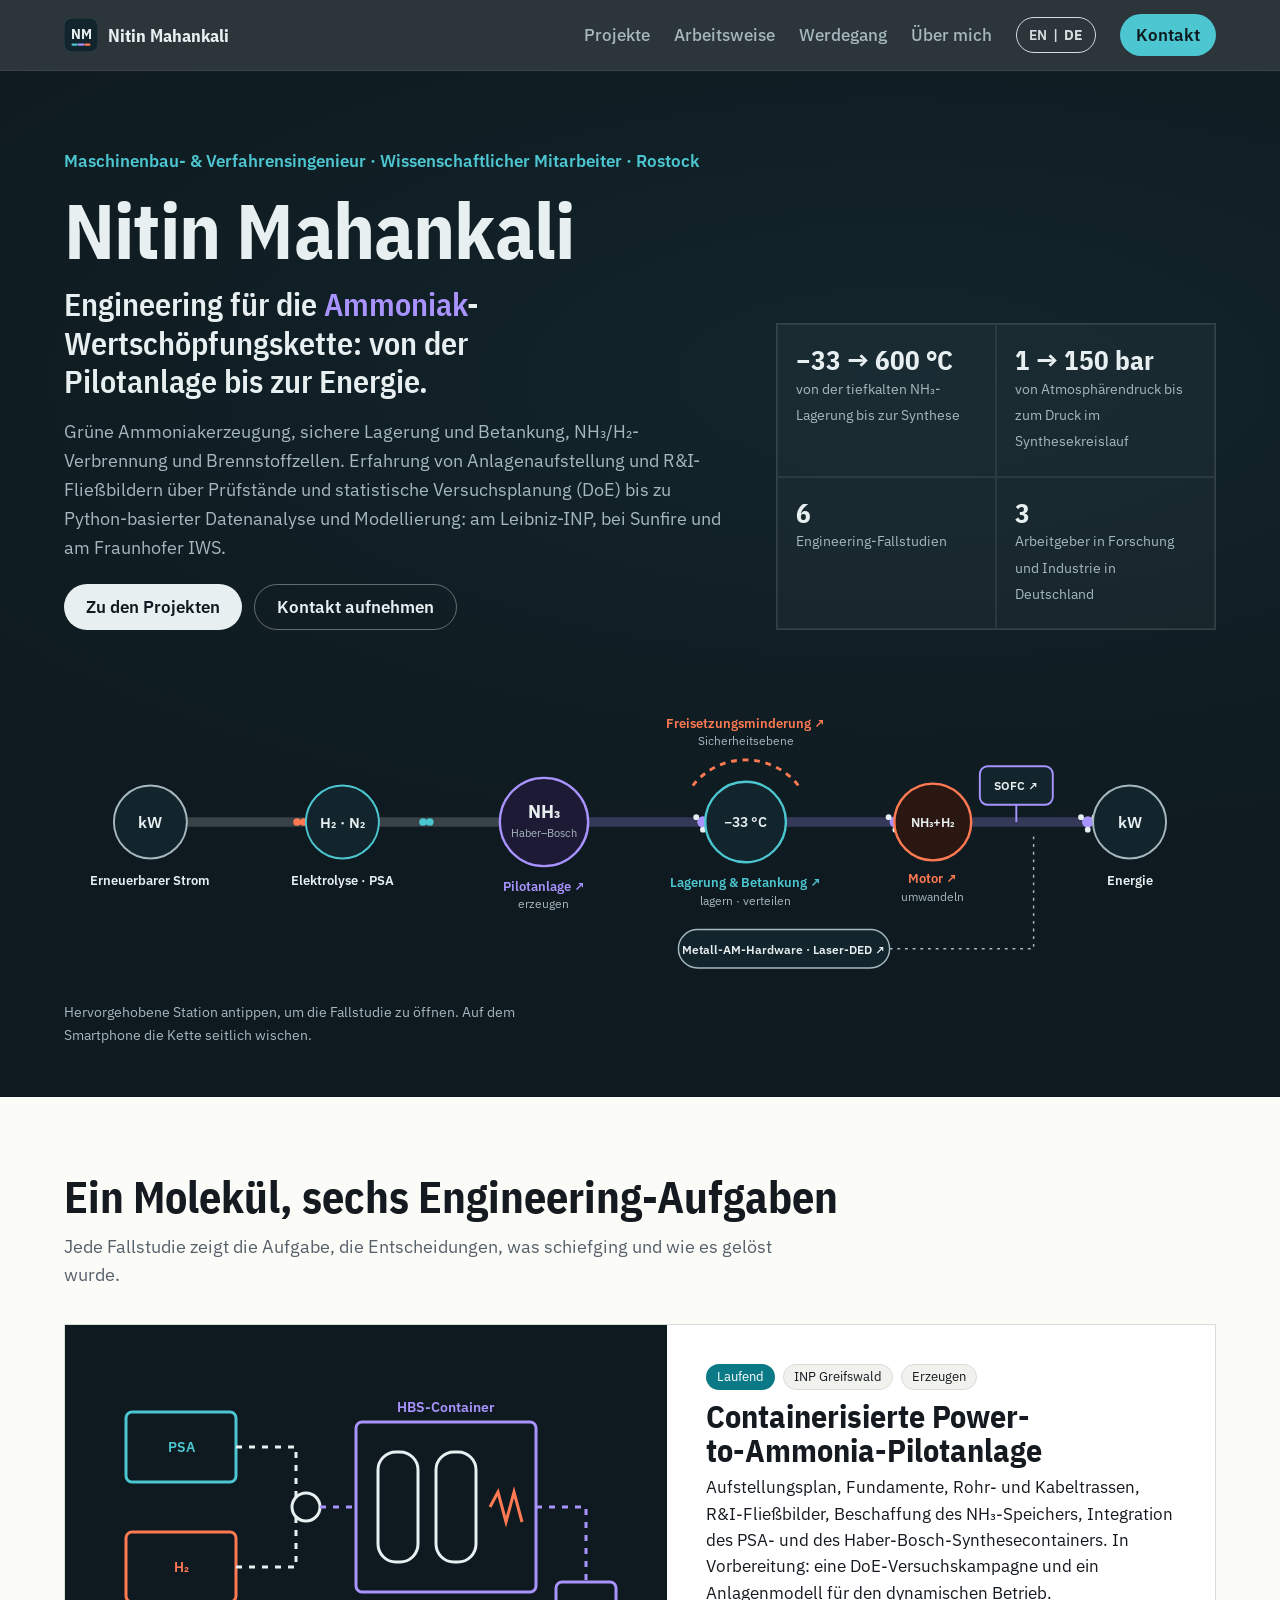
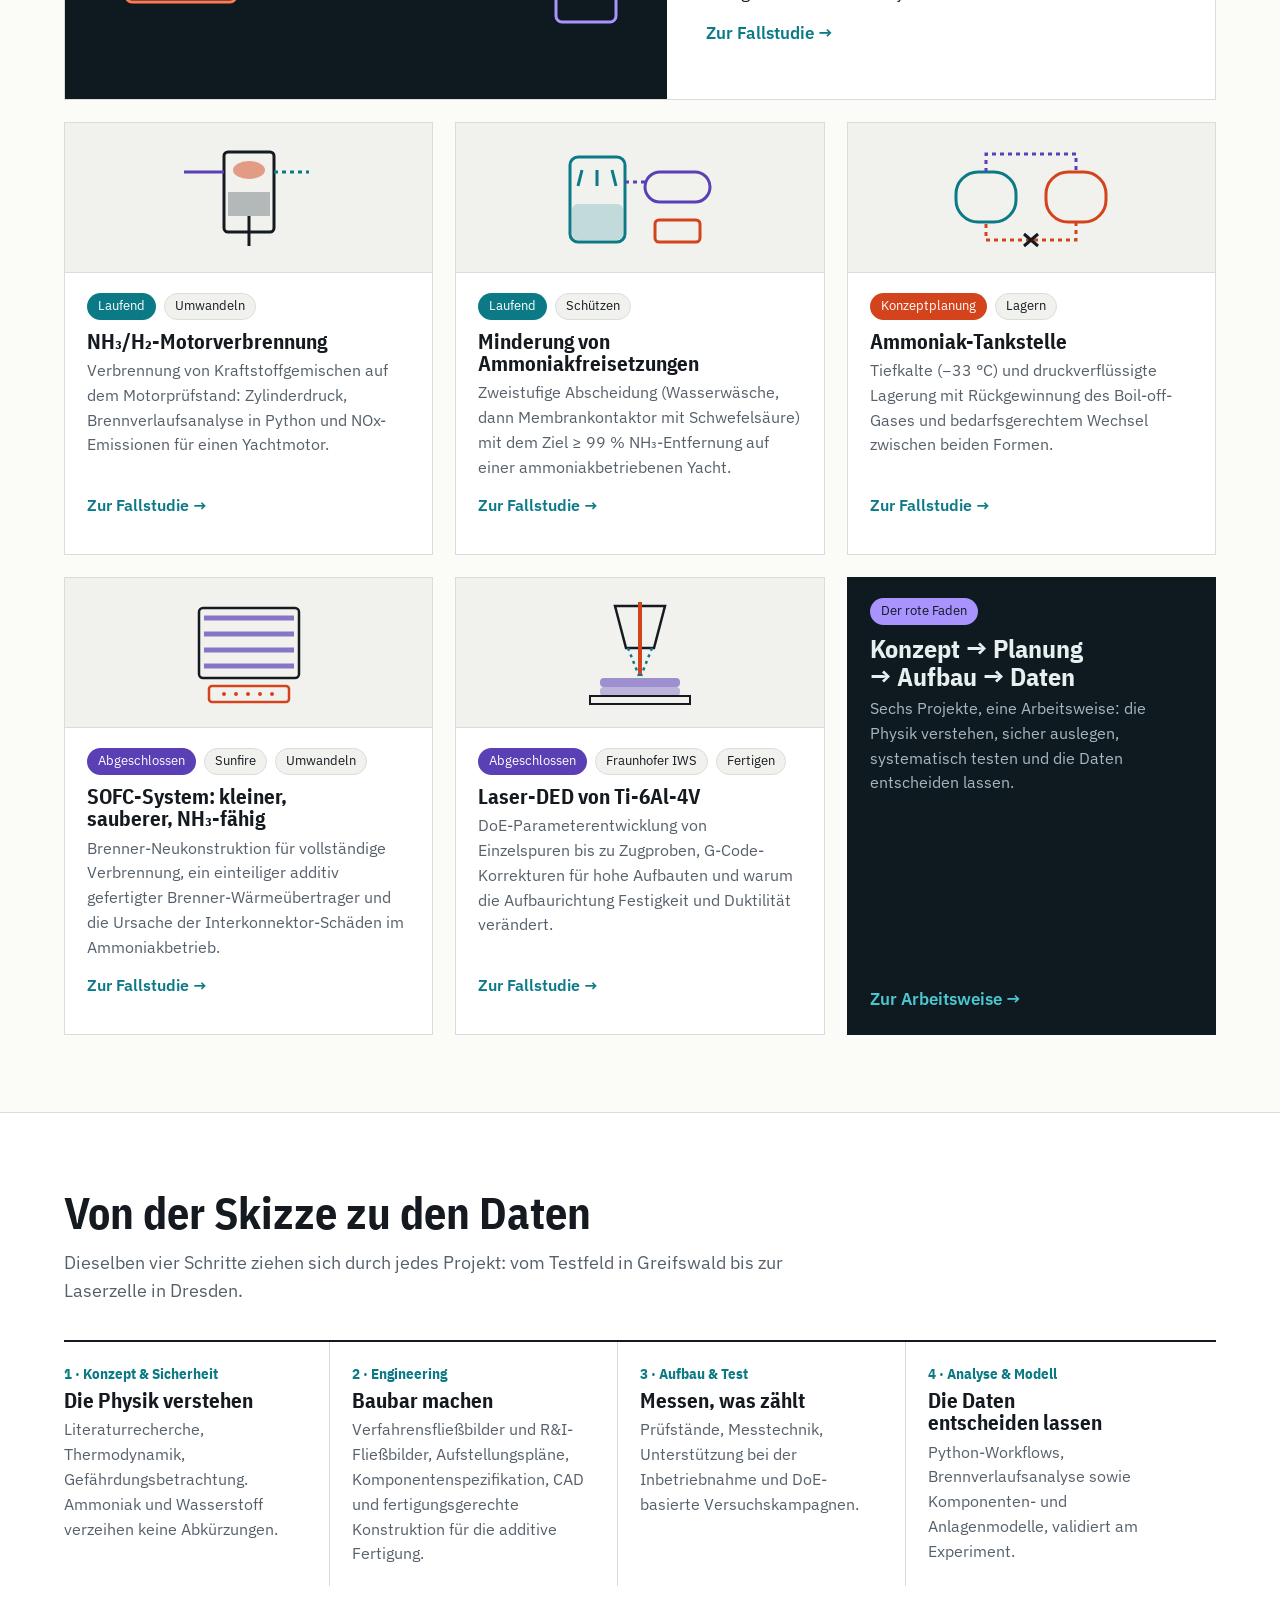
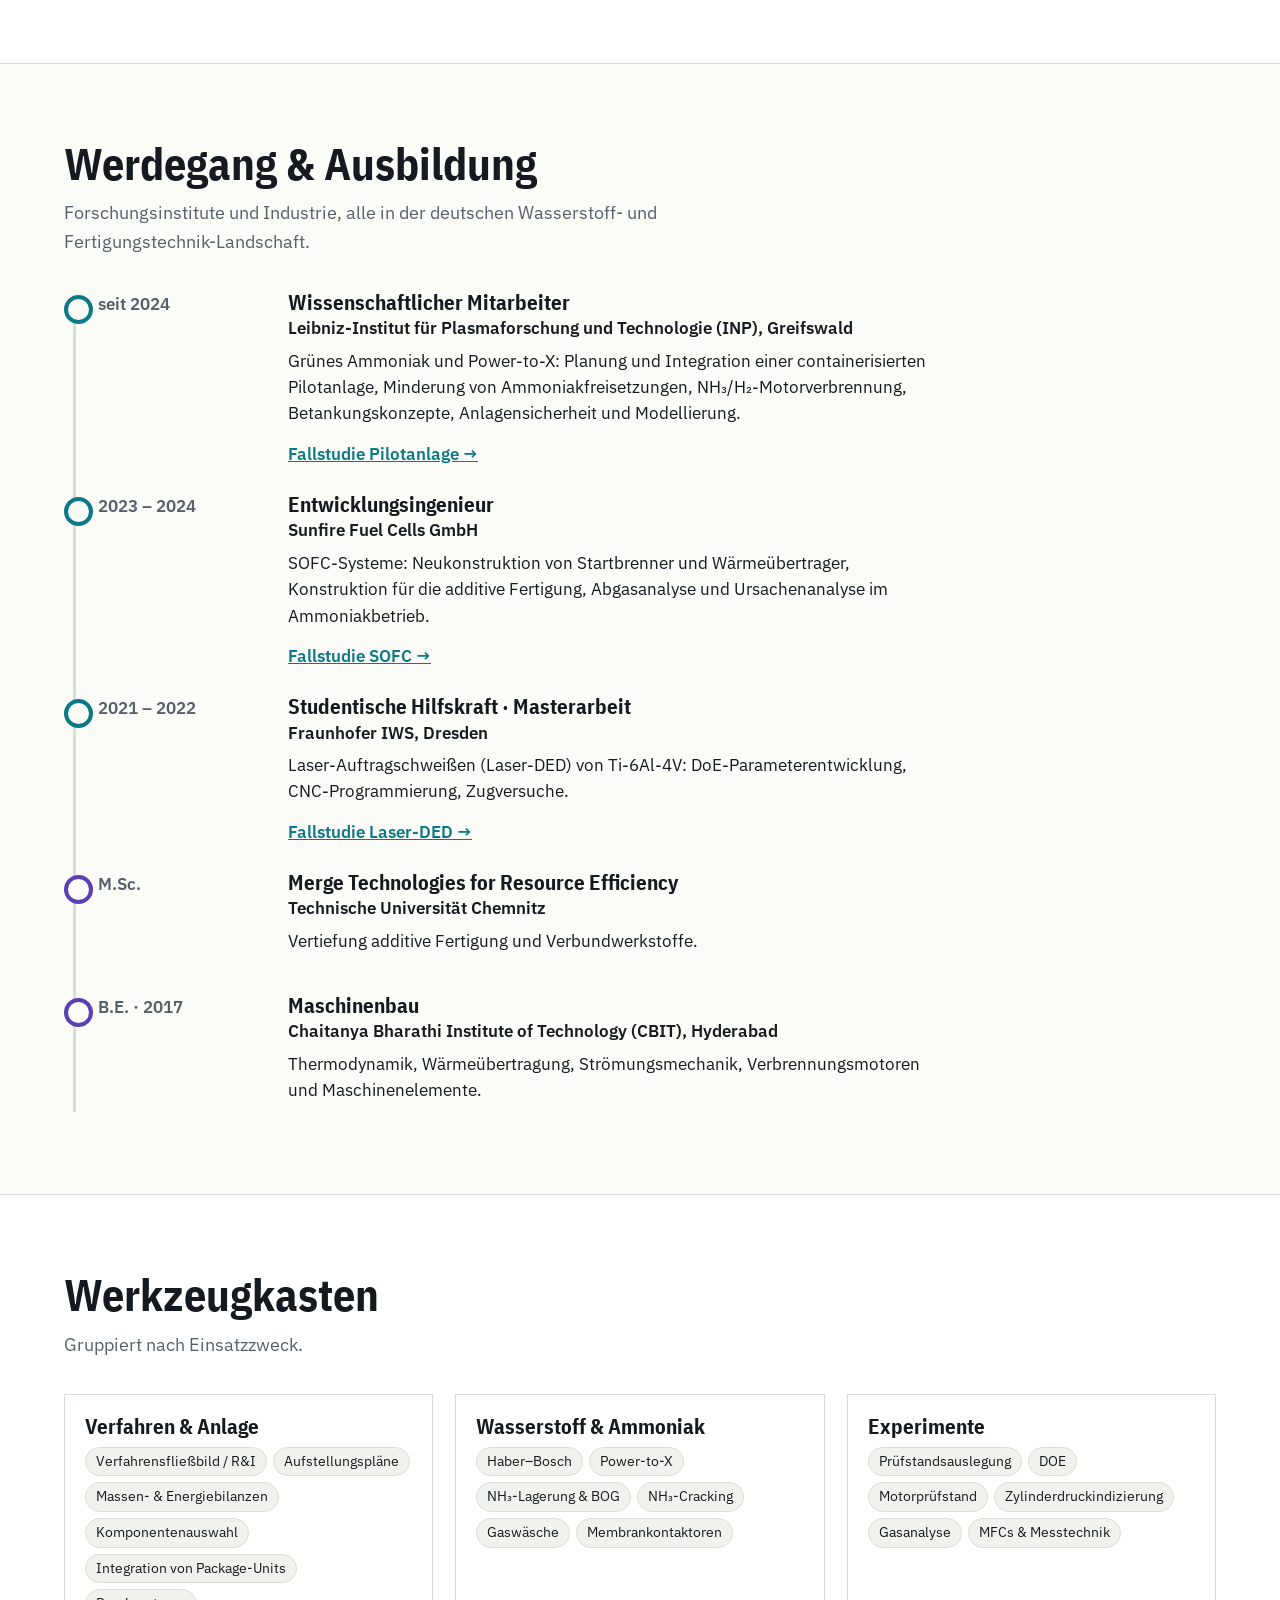
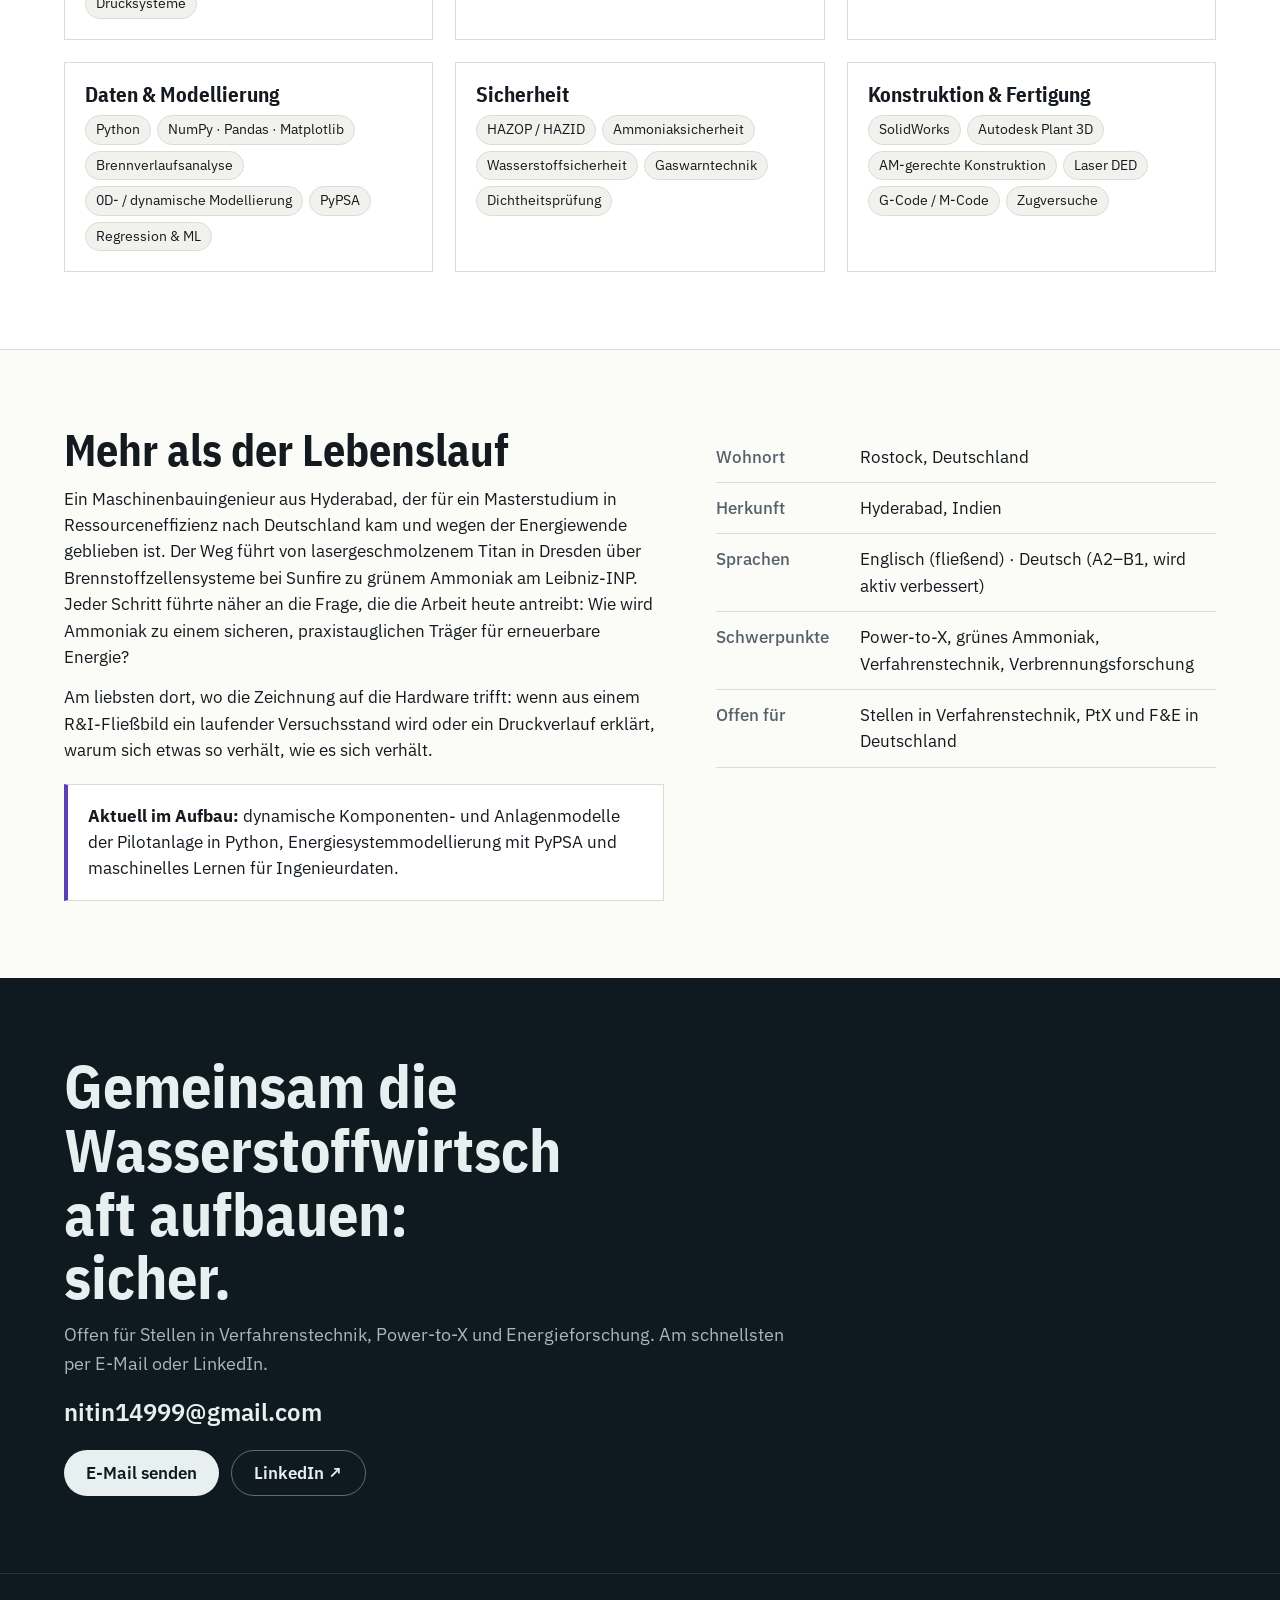
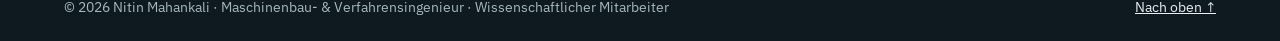
<file: de/index.html>
<!DOCTYPE html>
<html lang="de">
<head>
<meta charset="utf-8">
<meta name="viewport" content="width=device-width, initial-scale=1">
<title>Nitin Mahankali | Maschinenbau- &amp; Verfahrensingenieur · Wissenschaftlicher Mitarbeiter</title>
<meta name="description" content="Nitin Mahankali: Maschinenbau- und Verfahrensingenieur entlang der gesamten Ammoniak-Wertschöpfungskette: Power-to-Ammonia-Pilotanlagen, NH₃/H₂-Verbrennung, Ammoniaksicherheit, Betankung, SOFC-Systeme und additive Fertigung von Metallen.">
<meta property="og:title" content="Nitin Mahankali | Engineering für die Ammoniak-Wertschöpfungskette">
<meta property="og:description" content="Sechs Engineering-Fallstudien: von einer containerisierten Haber-Bosch-Pilotanlage bis zu NH₃/H₂-Motoren und SOFC-Systemen.">
<link rel="icon" href="data:image/svg+xml,%3Csvg xmlns='http://www.w3.org/2000/svg' viewBox='0 0 64 64'%3E%3Crect width='64' height='64' rx='15' fill='%2313252c' stroke='%232c4a54' stroke-width='1.5'/%3E%3Ctext x='32' y='40' text-anchor='middle' font-family='IBM Plex Sans Condensed, Arial Narrow, Arial, sans-serif' font-weight='700' font-size='28' letter-spacing='-0.5' fill='%23e8eff1'%3ENM%3C/text%3E%3Crect x='14' y='48' width='12' height='4' rx='2' fill='%234cc6d1'/%3E%3Crect x='26' y='48' width='12' height='4' fill='%23a993ff'/%3E%3Crect x='38' y='48' width='12' height='4' rx='2' fill='%23ff7a52'/%3E%3C/svg%3E">
<link rel="alternate" hreflang="en" href="https://nitin14999.github.io/Nitin_Mahankali/de/">
<link rel="alternate" hreflang="de" href="https://nitin14999.github.io/Nitin_Mahankali/de/">
<link rel="alternate" hreflang="x-default" href="https://nitin14999.github.io/Nitin_Mahankali/de/">
<link rel="preconnect" href="https://fonts.googleapis.com">
<link href="https://fonts.googleapis.com/css2?family=IBM+Plex+Sans+Condensed:wght@600;700&family=IBM+Plex+Sans:wght@400;500;600&display=swap" rel="stylesheet">
<style>
/* VOICE: confident engineer's personal site; factual, warm, no slogans.
   IDEA: the ammonia value chain as a live process line; every project is a station on it.
   PICTURE: animated hero chain (power → H2/N2 → synthesis → storage → engine/SOFC → power) with molecules flowing; nodes link to case studies.
   COLOUR and TYPE: deep process-ink hero; H2 vermilion, N2 teal, NH3 violet; IBM Plex Sans Condensed + Plex Sans, same as the case studies.
   LAYOUT: dark hero + range strip, projects (featured + grid), approach, experience, toolbox, about, dark contact band. */
:root{color-scheme:light dark;
--bg:light-dark(#fbfbf8,#0f1418);--paper:light-dark(#ffffff,#151c21);--ink:light-dark(#141a1f,#e9edef);
--mute:light-dark(#56606a,#9aa6ae);--rule:light-dark(#d9ddd8,#2a343b);--soft:light-dark(#f1f2ee,#1b2329);
--h2:light-dark(#d4441c,#ff7a52);--n2:light-dark(#0b7a86,#4cc6d1);--nh3:light-dark(#5b3fb5,#a993ff);
--deep:#0e1a1f;--deep2:#13252c;--on:#e8eff1;--onm:#a6b8be;--dh2:#ff7a52;--dn2:#4cc6d1;--dnh3:#a993ff}
:root[data-theme=light]{color-scheme:light}:root[data-theme=dark]{color-scheme:dark}
*{box-sizing:border-box;min-width:0}
html{scroll-behavior:smooth;scroll-padding-top:72px}
body{margin:0;background:var(--bg);color:var(--ink);font:16.5px/1.6 "IBM Plex Sans",system-ui,sans-serif;overflow-x:clip}
h1,h2,h3{font-family:"IBM Plex Sans Condensed","IBM Plex Sans",sans-serif;line-height:1.06;text-wrap:balance;margin:0}
h2{font-size:clamp(30px,3.6vw,44px);margin-bottom:12px}
h3{font-size:21px;margin-bottom:6px}
p{margin:0 0 14px;max-width:66ch}
a{color:inherit}
.band{padding:clamp(48px,6vw,96px) max(5vw,16px)}
.wrap{max-width:1240px;margin:0 auto}
.sub{color:var(--mute);font-size:18px;margin-bottom:34px}
/* nav */
nav{position:sticky;top:0;z-index:20;display:flex;flex-wrap:wrap;align-items:center;gap:6px 24px;padding:12px max(5vw,16px);background:rgba(14,26,31,.88);backdrop-filter:blur(10px);color:var(--on);border-bottom:1px solid rgba(255,255,255,.08)}
nav .logo{display:flex;align-items:center;gap:10px;margin-right:auto;text-decoration:none;font:700 18px "IBM Plex Sans Condensed","IBM Plex Sans",sans-serif}
nav .logo svg{width:34px;height:34px}
nav a.l{color:var(--onm);text-decoration:none;font-weight:500;padding:10px 0}
nav a.l:hover,nav a.l:focus-visible{color:var(--on)}
nav .cta{background:var(--dn2);color:var(--deep);padding:8px 16px;border-radius:99px;font-weight:600;text-decoration:none}
/* hero */
.hero{background:radial-gradient(1200px 500px at 70% 30%,var(--deep2),var(--deep));color:var(--on);padding:clamp(40px,6vw,84px) max(5vw,16px) 0}
.hero .eyebrow{color:var(--dn2);font-weight:600;margin-bottom:14px}
.hero h1{font-size:clamp(40px,6.4vw,78px);letter-spacing:-.01em}
.hero .tag{font:600 clamp(22px,2.6vw,32px)/1.2 "IBM Plex Sans Condensed","IBM Plex Sans",sans-serif;margin:14px 0 18px;color:var(--on);max-width:26ch}
.hero .tag em{font-style:normal;color:var(--dnh3)}
.hero p.lede{color:var(--onm);font-size:18px;max-width:60ch}
.btns{display:flex;flex-wrap:wrap;gap:12px;margin-top:22px}
.btn{display:inline-flex;align-items:center;min-height:46px;padding:0 22px;border-radius:99px;font-weight:600;text-decoration:none}
.btn.p{background:var(--on);color:var(--deep)}.btn.s{border:1.5px solid rgba(255,255,255,.35);color:var(--on)}
.btn:hover{transform:translateY(-1px)}
.chain{margin-top:clamp(26px,4vw,48px);padding-bottom:clamp(28px,4vw,56px)}
.chain .scroll{overflow-x:auto}
.chain svg{display:block;width:100%;min-width:860px;height:auto}
.node circle.ring{transition:stroke-width .2s}
.node:hover circle.ring,.node:focus-visible circle.ring{stroke-width:4}
.node{cursor:pointer}
.hint{color:var(--onm);font-size:14px;margin:6px 0 0}
.top{display:grid;grid-template-columns:minmax(0,1.5fr) minmax(0,1fr);gap:clamp(24px,4vw,64px);align-items:end}
.range{display:grid;grid-template-columns:repeat(2,minmax(0,1fr));border:1px solid rgba(255,255,255,.12);background:rgba(255,255,255,.03)}
.range div{border:1px solid rgba(255,255,255,.08)}
.range div{padding:20px 18px 22px}
.range b{display:block;font:700 clamp(20px,2.1vw,27px)/1.1 "IBM Plex Sans Condensed","IBM Plex Sans",sans-serif;white-space:nowrap}
.range span{color:var(--onm);font-size:14px}
/* projects */
.feat{display:grid;grid-template-columns:minmax(0,1.1fr) minmax(0,1fr);background:var(--paper);border:1px solid var(--rule);text-decoration:none;margin-bottom:22px;transition:transform .25s,box-shadow .25s}
.feat .art{background:var(--deep);display:flex;align-items:center;justify-content:center;padding:26px}
.feat .art svg{width:100%;max-width:520px;height:auto}
.feat .txt{padding:clamp(22px,3vw,40px)}
.grid{display:grid;grid-template-columns:repeat(3,minmax(0,1fr));gap:22px}
.card{display:flex;flex-direction:column;background:var(--paper);border:1px solid var(--rule);text-decoration:none;transition:transform .25s,box-shadow .25s}
.card .art{background:var(--soft);border-bottom:1px solid var(--rule);height:150px;display:flex;align-items:center;justify-content:center}
.card .art svg{height:110px;width:auto}
.card .txt{padding:20px 22px 22px;display:flex;flex-direction:column;flex:1}
.card p{color:var(--mute);font-size:15.5px}.card p.more{color:var(--n2)}
.more{margin-top:auto;font-weight:600;color:var(--n2)}
.card:hover,.feat:hover,.card:focus-visible,.feat:focus-visible{transform:translateY(-4px);box-shadow:0 18px 40px -22px rgba(0,0,0,.45)}
.meta{display:flex;flex-wrap:wrap;gap:8px;margin-bottom:10px;font-size:13px}
.meta span{padding:2px 10px;border-radius:99px;border:1px solid var(--rule);background:var(--soft)}
.meta .st{border-color:transparent;color:#fff}
.st.on{background:var(--n2)}.st.cp{background:var(--nh3)}.st.ds{background:var(--h2)}
/* approach */
.steps{display:grid;grid-template-columns:repeat(4,minmax(0,1fr));gap:0;counter-reset:s;border-top:2px solid var(--ink)}
.steps div{padding:22px 22px 6px 0;border-right:1px solid var(--rule);margin-right:22px}
.steps div:last-child{border:0}
.steps b{display:block;font:700 15px "IBM Plex Sans Condensed","IBM Plex Sans",sans-serif;color:var(--n2);margin-bottom:6px}
.steps p{font-size:15.5px;color:var(--mute)}
/* experience */
.tl{position:relative;display:grid;gap:26px;padding-left:34px}
.tl:before{content:"";position:absolute;left:9px;top:6px;bottom:6px;width:3px;background:var(--rule)}
.tl .it{position:relative;display:grid;grid-template-columns:170px minmax(0,1fr);gap:20px}
.tl .it:before{content:"";position:absolute;left:-34px;top:4px;width:21px;height:21px;border-radius:50%;background:var(--bg);border:4px solid var(--n2)}
.tl .it.ed:before{border-color:var(--nh3)}
.tl .when{font-weight:600;color:var(--mute)}
.tl h3{margin-bottom:2px}.tl .org{font-weight:600;margin-bottom:6px}
.tl a{color:var(--n2);font-weight:600}
/* toolbox */
.tools{display:grid;grid-template-columns:repeat(3,minmax(0,1fr));gap:22px}
.tools>div{background:var(--paper);border:1px solid var(--rule);padding:20px}
.chips{display:flex;flex-wrap:wrap;gap:6px;margin-top:10px}
.chips span{font-size:13.5px;padding:3px 10px;border-radius:99px;background:var(--soft);border:1px solid var(--rule)}
/* about */
.about{display:grid;grid-template-columns:minmax(0,1.2fr) minmax(0,1fr);gap:clamp(24px,4vw,64px);align-items:start}
.facts{display:grid;gap:12px}
.facts div{display:grid;grid-template-columns:130px minmax(0,1fr);gap:14px;border-bottom:1px solid var(--rule);padding-bottom:12px}
.facts dt{color:var(--mute);font-weight:500}
.now{background:var(--paper);border:1px solid var(--rule);border-left:4px solid var(--nh3);padding:18px 20px;margin-top:20px}
/* contact */
.contact{background:var(--deep);color:var(--on)}
.contact h2{font-size:clamp(34px,5vw,60px);max-width:16ch}
.contact p{color:var(--onm);font-size:18px}
.contact .addr{font:600 clamp(18px,2.2vw,24px) "IBM Plex Sans",sans-serif;color:var(--on);margin:18px 0 4px;word-break:break-all}
footer{background:var(--deep);color:var(--onm);border-top:1px solid rgba(255,255,255,.1);padding:22px max(5vw,16px);font-size:14px;display:flex;flex-wrap:wrap;justify-content:space-between;gap:10px}
/* motion */
.reveal{opacity:0;transform:translateY(26px);transition:opacity .8s ease,transform .8s ease}
.reveal.in{opacity:1;transform:none}
a:focus-visible{outline:3px solid var(--dn2);outline-offset:3px}
@media(max-width:980px){.top{grid-template-columns:minmax(0,1fr)}.grid,.tools{grid-template-columns:repeat(2,minmax(0,1fr))}.steps{grid-template-columns:repeat(2,minmax(0,1fr))}.steps div:nth-child(2){border:0}.feat,.about{grid-template-columns:minmax(0,1fr)}}
@media(max-width:600px){.grid,.tools,.steps{grid-template-columns:minmax(0,1fr)}.steps div{border-right:0;border-bottom:1px solid var(--rule);margin-right:0}.range{grid-template-columns:repeat(2,minmax(0,1fr))}.tl .it{grid-template-columns:minmax(0,1fr);gap:4px}.facts div{grid-template-columns:minmax(0,1fr);gap:2px}nav a.l{display:none}nav .logo{font-size:16px}}
@media(max-width:430px){nav .cta{display:none}}
@media(prefers-reduced-motion:reduce){html{scroll-behavior:auto}.reveal{opacity:1;transform:none;transition:none}.card,.feat{transition:none}}
h1,h2,h3,p,li,small,.col div,.rig{hyphens:auto;-webkit-hyphens:auto;overflow-wrap:break-word}
</style>
</head>
<body>

<nav aria-label="Hauptnavigation">
<a class="logo" href="#home" aria-label="Nitin Mahankali, Startseite">
<svg viewBox="0 0 64 64" aria-hidden="true"><rect width="64" height="64" rx="15" fill="#13252c" stroke="#2c4a54" stroke-width="1.5"/><text x="32" y="40" text-anchor="middle" font-family="IBM Plex Sans Condensed, Arial Narrow, Arial, sans-serif" font-weight="700" font-size="28" letter-spacing="-0.5" fill="#e8eff1">NM</text><rect x="14" y="48" width="12" height="4" rx="2" fill="#4cc6d1"/><rect x="26" y="48" width="12" height="4" fill="#a993ff"/><rect x="38" y="48" width="12" height="4" rx="2" fill="#ff7a52"/></svg>
Nitin Mahankali</a>
<a class="l" href="#projects">Projekte</a><a class="l" href="#approach">Arbeitsweise</a><a class="l" href="#experience">Werdegang</a><a class="l" href="#about">Über mich</a>
<span class="lang" style="display:inline-flex;align-items:center;gap:6px;font-weight:600;font-size:14px;border:1px solid currentColor;border-radius:99px;padding:6px 12px;opacity:.9"><a href="../" hreflang="en" lang="en" style="text-decoration:none;padding:0" aria-label="English version">EN</a><span aria-hidden="true">|</span><b>DE</b></span>
<a class="cta" href="#contact">Kontakt</a>
</nav>

<header class="hero" id="home">
<div class="wrap">
<div class="top"><div>
<div class="eyebrow">Maschinenbau- &amp; Verfahrensingenieur · Wissenschaftlicher Mitarbeiter · Rostock</div>
<h1>Nitin Mahankali</h1>
<div class="tag">Engineering für die <em>Ammoniak</em>-Wertschöpfungskette: von der Pilotanlage bis zur Energie.</div>
<p class="lede">Grüne Ammoniakerzeugung, sichere Lagerung und Betankung, NH₃/H₂-Verbrennung und Brennstoffzellen. Erfahrung von Anlagenaufstellung und R&amp;I-Fließbildern über Prüfstände und statistische Versuchsplanung (DoE) bis zu Python-basierter Datenanalyse und Modellierung: am Leibniz-INP, bei Sunfire und am Fraunhofer IWS.</p>
<div class="btns"><a class="btn p" href="#projects">Zu den Projekten</a><a class="btn s" href="#contact">Kontakt aufnehmen</a></div>
</div>
<div class="range">
<div><b>−33 → 600 °C</b><span>von der tiefkalten NH₃-Lagerung bis zur Synthese</span></div>
<div><b>1 → 150 bar</b><span>von Atmosphärendruck bis zum Druck im Synthesekreislauf</span></div>
<div><b>6</b><span>Engineering-Fallstudien</span></div>
<div><b>3</b><span>Arbeitgeber in Forschung und Industrie in Deutschland</span></div>
</div>
</div>
</div>

<div class="chain" aria-label="Interaktive Ammoniak-Wertschöpfungskette: Jede Station führt zu einer Fallstudie">
<div class="scroll">
<svg id="chain" viewBox="0 0 1200 330" role="img" aria-label="Wertschöpfungskette: erneuerbarer Strom, H2 und N2, Haber-Bosch-Synthese, Lagerung und Betankung mit Freisetzungsminderung, Motor und SOFC, Energie. Additive Fertigung liefert Hardware.">
<defs>
<g id="mol"><circle r="6" fill="#a993ff"/><circle cx="-7" cy="-5" r="3" fill="#e8eff1"/><circle cx="7" cy="-5" r="3" fill="#e8eff1"/><circle cx="0" cy="8" r="3" fill="#e8eff1"/></g>
<g id="h2m"><circle cx="-3" r="4" fill="#ff7a52"/><circle cx="4" r="4" fill="#ff7a52"/></g>
<g id="n2m"><circle cx="-3" r="4" fill="#4cc6d1"/><circle cx="4" r="4" fill="#4cc6d1"/></g>
</defs>
<g font-family="IBM Plex Sans, sans-serif" fill="#e8eff1">
<path id="p1" d="M90 150H500" stroke="rgba(255,255,255,.18)" stroke-width="10" stroke-linecap="round" fill="none"/>
<path id="p2" d="M500 150H1110" stroke="rgba(169,147,255,.25)" stroke-width="10" stroke-linecap="round" fill="none"/>
<!-- safety shield -->
<a href="projects/ammonia-mitigation.html" class="node" aria-label="Fallstudie Minderung von Ammoniakfreisetzungen">
<path d="M655 112A70 70 0 0 1 765 112" fill="none" stroke="#ff7a52" stroke-width="3" stroke-dasharray="6 6"/>
<text x="710" y="52" text-anchor="middle" font-size="14" font-weight="600" fill="#ff7a52">Freisetzungsminderung ↗</text>
<text x="710" y="70" text-anchor="middle" font-size="12" fill="#a6b8be">Sicherheitsebene</text>
</a>
<!-- molecules -->
<g id="flow">
<use href="#h2m"><animateMotion dur="5s" repeatCount="indefinite" path="M90 150H500"/></use>
<use href="#n2m"><animateMotion dur="5s" begin="-1.6s" repeatCount="indefinite" path="M90 150H500"/></use>
<use href="#h2m"><animateMotion dur="5s" begin="-3.2s" repeatCount="indefinite" path="M90 150H500"/></use>
<use href="#mol"><animateMotion dur="7s" repeatCount="indefinite" path="M500 150H1110"/></use>
<use href="#mol"><animateMotion dur="7s" begin="-2.3s" repeatCount="indefinite" path="M500 150H1110"/></use>
<use href="#mol"><animateMotion dur="7s" begin="-4.6s" repeatCount="indefinite" path="M500 150H1110"/></use>
</g>
<!-- nodes -->
<g class="node"><circle class="ring" cx="90" cy="150" r="38" fill="#13252c" stroke="#a6b8be" stroke-width="2"/><text x="90" y="156" text-anchor="middle" font-weight="600" font-size="17">kW</text>
<text x="90" y="216" text-anchor="middle" font-size="14" font-weight="600">Erneuerbarer Strom</text></g>
<g class="node"><circle class="ring" cx="290" cy="150" r="38" fill="#13252c" stroke="#4cc6d1" stroke-width="2"/><text x="290" y="156" text-anchor="middle" font-weight="600" font-size="16">H₂ · N₂</text>
<text x="290" y="216" text-anchor="middle" font-size="14" font-weight="600">Elektrolyse · PSA</text></g>
<a href="projects/power-to-ammonia.html" class="node" aria-label="Fallstudie Power-to-Ammonia-Pilotanlage"><circle class="ring" cx="500" cy="150" r="46" fill="#1d1a35" stroke="#a993ff" stroke-width="2.5"/><text x="500" y="146" text-anchor="middle" font-weight="700" font-size="19">NH₃</text><text x="500" y="166" text-anchor="middle" font-size="11" fill="#a6b8be">Haber–Bosch</text>
<text x="500" y="222" text-anchor="middle" font-size="14" font-weight="600" fill="#a993ff">Pilotanlage ↗</text><text x="500" y="240" text-anchor="middle" font-size="12" fill="#a6b8be">erzeugen</text></a>
<a href="projects/ammonia-refueling.html" class="node" aria-label="Fallstudie Ammoniak-Tankstelle"><circle class="ring" cx="710" cy="150" r="42" fill="#13252c" stroke="#4cc6d1" stroke-width="2.5"/><text x="710" y="155" text-anchor="middle" font-weight="600" font-size="15">−33 °C</text>
<text x="710" y="218" text-anchor="middle" font-size="14" font-weight="600" fill="#4cc6d1">Lagerung &amp; Betankung ↗</text><text x="710" y="236" text-anchor="middle" font-size="12" fill="#a6b8be">lagern · verteilen</text></a>
<a href="projects/nh3-h2-combustion.html" class="node" aria-label="Fallstudie NH3/H2-Motorverbrennung"><circle class="ring" cx="905" cy="150" r="40" fill="#2a1712" stroke="#ff7a52" stroke-width="2.5"/><text x="905" y="155" text-anchor="middle" font-weight="600" font-size="14">NH₃+H₂</text>
<text x="905" y="214" text-anchor="middle" font-size="14" font-weight="600" fill="#ff7a52">Motor ↗</text><text x="905" y="232" text-anchor="middle" font-size="12" fill="#a6b8be">umwandeln</text></a>
<a href="projects/fuel-cell.html" class="node" aria-label="Fallstudie SOFC-System"><rect class="ring" x="954" y="92" width="76" height="40" rx="8" fill="#13252c" stroke="#a993ff" stroke-width="2"/><text x="992" y="117" text-anchor="middle" font-size="13" font-weight="600">SOFC ↗</text>
<path d="M992 132V150" stroke="#a993ff" stroke-width="2"/></a>
<g class="node"><circle class="ring" cx="1110" cy="150" r="38" fill="#13252c" stroke="#a6b8be" stroke-width="2"/><text x="1110" y="156" text-anchor="middle" font-weight="600" font-size="17">kW</text>
<text x="1110" y="216" text-anchor="middle" font-size="14" font-weight="600">Energie</text></g>
<!-- manufacturing -->
<a href="projects/laser-ded.html" class="node" aria-label="Fallstudie Laser-DED additive Fertigung">
<path d="M860 282H1010V160" fill="none" stroke="#a6b8be" stroke-width="1.5" stroke-dasharray="3 5"/>
<rect x="640" y="262" width="220" height="40" rx="20" fill="#13252c" stroke="#a6b8be" stroke-width="1.5"/>
<text x="750" y="287" text-anchor="middle" font-size="13" font-weight="600">Metall-AM-Hardware · Laser-DED ↗</text></a>
</g>
</svg>
</div>
<p class="hint">Hervorgehobene Station antippen, um die Fallstudie zu öffnen. Auf dem Smartphone die Kette seitlich wischen.</p>
</div>

</div>
</header>

<section class="band" id="projects">
<div class="wrap">
<h2>Ein Molekül, sechs Engineering-Aufgaben</h2>
<p class="sub">Jede Fallstudie zeigt die Aufgabe, die Entscheidungen, was schiefging und wie es gelöst wurde.</p>

<a class="feat reveal" href="projects/power-to-ammonia.html">
<div class="art"><svg viewBox="0 0 520 260" aria-hidden="true"><g fill="none" stroke-width="3">
<rect x="20" y="30" width="110" height="70" rx="6" stroke="#4cc6d1"/><rect x="20" y="150" width="110" height="70" rx="6" stroke="#ff7a52"/>
<path d="M130 65H190V115M130 185H190V135" stroke="#e8eff1" stroke-dasharray="6 7"/>
<circle cx="200" cy="125" r="14" stroke="#e8eff1"/>
<rect x="250" y="40" width="180" height="170" rx="6" stroke="#a993ff"/>
<rect x="272" y="70" width="40" height="110" rx="18" stroke="#e8eff1"/><rect x="330" y="70" width="40" height="110" rx="18" stroke="#e8eff1"/>
<polyline points="384,125 392,110 400,140 408,110 416,140" stroke="#ff7a52"/>
<path d="M214 125H250M430 125H480V200" stroke="#a993ff" stroke-dasharray="6 7"/>
<rect x="450" y="200" width="60" height="40" rx="6" stroke="#a993ff"/></g>
<g font-family="IBM Plex Sans,sans-serif" font-size="14" fill="#a6b8be" font-weight="600"><text x="75" y="70" text-anchor="middle" fill="#4cc6d1">PSA</text><text x="75" y="190" text-anchor="middle" fill="#ff7a52">H₂</text><text x="340" y="30" text-anchor="middle" fill="#a993ff">HBS-Container</text></g></svg></div>
<div class="txt">
<div class="meta"><span class="st on">Laufend</span><span>INP Greifswald</span><span>Erzeugen</span></div>
<h3 style="font-size:clamp(24px,2.6vw,32px)">Containerisierte Power-to-Ammonia-Pilotanlage</h3>
<p>Aufstellungsplan, Fundamente, Rohr- und Kabeltrassen, R&amp;I-Fließbilder, Beschaffung des NH₃-Speichers, Integration des PSA- und des Haber-Bosch-Synthesecontainers. In Vorbereitung: eine DoE-Versuchskampagne und ein Anlagenmodell für den dynamischen Betrieb.</p>
<p class="more">Zur Fallstudie →</p>
</div>
</a>

<div class="grid">
<a class="card reveal" href="projects/nh3-h2-combustion.html">
<div class="art"><svg viewBox="0 0 140 110" aria-hidden="true"><g fill="none" stroke-width="3"><rect x="45" y="10" width="50" height="80" rx="4" stroke="var(--ink)"/><rect x="49" y="50" width="42" height="24" fill="var(--mute)" opacity=".4" stroke="none"/><path d="M70 74V104" stroke="var(--ink)"/><ellipse cx="70" cy="28" rx="16" ry="9" fill="var(--h2)" opacity=".5" stroke="none"/><path d="M95 30H130" stroke="var(--n2)" stroke-dasharray="4 4"/><path d="M5 30H45" stroke="var(--nh3)"/></g></svg></div>
<div class="txt"><div class="meta"><span class="st on">Laufend</span><span>Umwandeln</span></div>
<h3>NH₃/H₂-Motorverbrennung</h3>
<p>Verbrennung von Kraftstoffgemischen auf dem Motorprüfstand: Zylinderdruck, Brennverlaufsanalyse in Python und NOx-Emissionen für einen Yachtmotor.</p><p class="more">Zur Fallstudie →</p></div></a>

<a class="card reveal" href="projects/ammonia-mitigation.html">
<div class="art"><svg viewBox="0 0 160 110" aria-hidden="true"><g fill="none" stroke-width="3"><rect x="10" y="15" width="55" height="85" rx="8" stroke="var(--n2)"/><rect x="12" y="62" width="51" height="36" rx="6" fill="var(--n2)" opacity=".2" stroke="none"/><path d="M22 28L18 44M37 28V44M52 28L56 44" stroke="var(--n2)"/><rect x="85" y="30" width="65" height="30" rx="15" stroke="var(--nh3)"/><path d="M65 40H85" stroke="var(--nh3)" stroke-dasharray="4 4"/><rect x="95" y="78" width="45" height="22" rx="4" stroke="var(--h2)"/></g></svg></div>
<div class="txt"><div class="meta"><span class="st on">Laufend</span><span>Schützen</span></div>
<h3>Minderung von Ammoniakfreisetzungen</h3>
<p>Zweistufige Abscheidung (Wasserwäsche, dann Membrankontaktor mit Schwefelsäure) mit dem Ziel ≥ 99 % NH₃-Entfernung auf einer ammoniakbetriebenen Yacht.</p><p class="more">Zur Fallstudie →</p></div></a>

<a class="card reveal" href="projects/ammonia-refueling.html">
<div class="art"><svg viewBox="0 0 170 110" aria-hidden="true"><g fill="none" stroke-width="3"><rect x="10" y="30" width="60" height="50" rx="22" stroke="var(--n2)"/><rect x="100" y="30" width="60" height="50" rx="22" stroke="var(--h2)"/><path d="M40 30V12H130V30" stroke="var(--nh3)" stroke-dasharray="4 4"/><path d="M130 80V98H40V80" stroke="var(--h2)" stroke-dasharray="4 4"/><path d="M78 92L92 104M78 104L92 92" stroke="var(--ink)"/></g></svg></div>
<div class="txt"><div class="meta"><span class="st ds">Konzeptplanung</span><span>Lagern</span></div>
<h3>Ammoniak-Tankstelle</h3>
<p>Tiefkalte (−33 °C) und druckverflüssigte Lagerung mit Rückgewinnung des Boil-off-Gases und bedarfsgerechtem Wechsel zwischen beiden Formen.</p><p class="more">Zur Fallstudie →</p></div></a>

<a class="card reveal" href="projects/fuel-cell.html">
<div class="art"><svg viewBox="0 0 140 110" aria-hidden="true"><g fill="none" stroke-width="5"><path d="M25 20H115M25 36H115M25 52H115M25 68H115" stroke="var(--nh3)" opacity=".7"/></g><rect x="20" y="10" width="100" height="70" rx="4" fill="none" stroke="var(--ink)" stroke-width="2.5"/><rect x="30" y="88" width="80" height="16" rx="3" fill="none" stroke="var(--h2)" stroke-width="2.5"/><g fill="var(--h2)"><circle cx="45" cy="96" r="2"/><circle cx="57" cy="96" r="2"/><circle cx="69" cy="96" r="2"/><circle cx="81" cy="96" r="2"/><circle cx="93" cy="96" r="2"/></g></svg></div>
<div class="txt"><div class="meta"><span class="st cp">Abgeschlossen</span><span>Sunfire</span><span>Umwandeln</span></div>
<h3>SOFC-System: kleiner, sauberer, NH₃-fähig</h3>
<p>Brenner-Neukonstruktion für vollständige Verbrennung, ein einteiliger additiv gefertigter Brenner-Wärmeübertrager und die Ursache der Interkonnektor-Schäden im Ammoniakbetrieb.</p><p class="more">Zur Fallstudie →</p></div></a>

<a class="card reveal" href="projects/laser-ded.html">
<div class="art"><svg viewBox="0 0 140 110" aria-hidden="true"><path d="M45 8H95L84 50H56Z" fill="none" stroke="var(--ink)" stroke-width="2.5"/><path d="M70 4V78" stroke="var(--h2)" stroke-width="4"/><path d="M58 50L69 78M82 50L71 78" stroke="var(--n2)" stroke-width="2.5" stroke-dasharray="3 4"/><rect x="30" y="80" width="80" height="9" rx="4" fill="var(--nh3)" opacity=".55"/><rect x="30" y="89" width="80" height="9" rx="4" fill="var(--nh3)" opacity=".35"/><rect x="20" y="98" width="100" height="8" fill="none" stroke="var(--ink)" stroke-width="2"/></svg></div>
<div class="txt"><div class="meta"><span class="st cp">Abgeschlossen</span><span>Fraunhofer IWS</span><span>Fertigen</span></div>
<h3>Laser-DED von Ti-6Al-4V</h3>
<p>DoE-Parameterentwicklung von Einzelspuren bis zu Zugproben, G-Code-Korrekturen für hohe Aufbauten und warum die Aufbaurichtung Festigkeit und Duktilität verändert.</p><p class="more">Zur Fallstudie →</p></div></a>

<div class="card reveal" style="background:var(--deep);color:var(--on);border-color:var(--deep)">
<div class="txt" style="justify-content:center">
<div class="meta"><span class="st" style="background:var(--dnh3);color:var(--deep)">Der rote Faden</span></div>
<h3 style="font-size:26px">Konzept → Planung → Aufbau → Daten</h3>
<p style="color:var(--onm)">Sechs Projekte, eine Arbeitsweise: die Physik verstehen, sicher auslegen, systematisch testen und die Daten entscheiden lassen.</p>
<a class="more" href="#approach" style="color:var(--dn2);text-decoration:none">Zur Arbeitsweise →</a>
</div></div>
</div>
</div>
</section>

<section class="band" id="approach" style="background:var(--paper);border-block:1px solid var(--rule)">
<div class="wrap reveal">
<h2>Von der Skizze zu den Daten</h2>
<p class="sub">Dieselben vier Schritte ziehen sich durch jedes Projekt: vom Testfeld in Greifswald bis zur Laserzelle in Dresden.</p>
<div class="steps">
<div><b>1 · Konzept &amp; Sicherheit</b><h3>Die Physik verstehen</h3><p>Literaturrecherche, Thermodynamik, Gefährdungsbetrachtung. Ammoniak und Wasserstoff verzeihen keine Abkürzungen.</p></div>
<div><b>2 · Engineering</b><h3>Baubar machen</h3><p>Verfahrensfließbilder und R&amp;I-Fließbilder, Aufstellungspläne, Komponentenspezifikation, CAD und fertigungsgerechte Konstruktion für die additive Fertigung.</p></div>
<div><b>3 · Aufbau &amp; Test</b><h3>Messen, was zählt</h3><p>Prüfstände, Messtechnik, Unterstützung bei der Inbetriebnahme und DoE-basierte Versuchskampagnen.</p></div>
<div><b>4 · Analyse &amp; Modell</b><h3>Die Daten entscheiden lassen</h3><p>Python-Workflows, Brennverlaufsanalyse sowie Komponenten- und Anlagenmodelle, validiert am Experiment.</p></div>
</div>
</div>
</section>

<section class="band" id="experience">
<div class="wrap">
<h2 class="reveal">Werdegang &amp; Ausbildung</h2>
<p class="sub reveal">Forschungsinstitute und Industrie, alle in der deutschen Wasserstoff- und Fertigungstechnik-Landschaft.</p>
<div class="tl">
<div class="it reveal"><div class="when">seit 2024</div><div><h3>Wissenschaftlicher Mitarbeiter</h3><div class="org">Leibniz-Institut für Plasmaforschung und Technologie (INP), Greifswald</div><p>Grünes Ammoniak und Power-to-X: Planung und Integration einer containerisierten Pilotanlage, Minderung von Ammoniakfreisetzungen, NH₃/H₂-Motorverbrennung, Betankungskonzepte, Anlagensicherheit und Modellierung.</p><a href="projects/power-to-ammonia.html">Fallstudie Pilotanlage →</a></div></div>
<div class="it reveal"><div class="when">2023 – 2024</div><div><h3>Entwicklungsingenieur</h3><div class="org">Sunfire Fuel Cells GmbH</div><p>SOFC-Systeme: Neukonstruktion von Startbrenner und Wärmeübertrager, Konstruktion für die additive Fertigung, Abgasanalyse und Ursachenanalyse im Ammoniakbetrieb.</p><a href="projects/fuel-cell.html">Fallstudie SOFC →</a></div></div>
<div class="it reveal"><div class="when">2021 – 2022</div><div><h3>Studentische Hilfskraft · Masterarbeit</h3><div class="org">Fraunhofer IWS, Dresden</div><p>Laser-Auftragschweißen (Laser-DED) von Ti-6Al-4V: DoE-Parameterentwicklung, CNC-Programmierung, Zugversuche.</p><a href="projects/laser-ded.html">Fallstudie Laser-DED →</a></div></div>
<div class="it ed reveal"><div class="when">M.Sc.</div><div><h3>Merge Technologies for Resource Efficiency</h3><div class="org">Technische Universität Chemnitz</div><p>Vertiefung additive Fertigung und Verbundwerkstoffe.</p></div></div>
<div class="it ed reveal"><div class="when">B.E. · 2017</div><div><h3>Maschinenbau</h3><div class="org">Chaitanya Bharathi Institute of Technology (CBIT), Hyderabad</div><p>Thermodynamik, Wärmeübertragung, Strömungsmechanik, Verbrennungsmotoren und Maschinenelemente.</p></div></div>
</div>
</div>
</section>

<section class="band" id="toolbox" style="background:var(--paper);border-block:1px solid var(--rule)">
<div class="wrap">
<h2 class="reveal">Werkzeugkasten</h2>
<p class="sub reveal">Gruppiert nach Einsatzzweck.</p>
<div class="tools">
<div class="reveal"><h3>Verfahren &amp; Anlage</h3><div class="chips"><span>Verfahrensfließbild / R&amp;I</span><span>Aufstellungspläne</span><span>Massen- &amp; Energiebilanzen</span><span>Komponentenauswahl</span><span>Integration von Package-Units</span><span>Drucksysteme</span></div></div>
<div class="reveal"><h3>Wasserstoff &amp; Ammoniak</h3><div class="chips"><span>Haber–Bosch</span><span>Power-to-X</span><span>NH₃-Lagerung &amp; BOG</span><span>NH₃-Cracking</span><span>Gaswäsche</span><span>Membrankontaktoren</span></div></div>
<div class="reveal"><h3>Experimente</h3><div class="chips"><span>Prüfstandsauslegung</span><span>DOE</span><span>Motorprüfstand</span><span>Zylinderdruckindizierung</span><span>Gasanalyse</span><span>MFCs &amp; Messtechnik</span></div></div>
<div class="reveal"><h3>Daten &amp; Modellierung</h3><div class="chips"><span>Python</span><span>NumPy · Pandas · Matplotlib</span><span>Brennverlaufsanalyse</span><span>0D- / dynamische Modellierung</span><span>PyPSA</span><span>Regression &amp; ML</span></div></div>
<div class="reveal"><h3>Sicherheit</h3><div class="chips"><span>HAZOP / HAZID</span><span>Ammoniaksicherheit</span><span>Wasserstoffsicherheit</span><span>Gaswarntechnik</span><span>Dichtheitsprüfung</span></div></div>
<div class="reveal"><h3>Konstruktion &amp; Fertigung</h3><div class="chips"><span>SolidWorks</span><span>Autodesk Plant 3D</span><span>AM-gerechte Konstruktion</span><span>Laser DED</span><span>G-Code / M-Code</span><span>Zugversuche</span></div></div>
</div>
</div>
</section>

<section class="band" id="about">
<div class="wrap about">
<div class="reveal">
<h2>Mehr als der Lebenslauf</h2>
<p>Ein Maschinenbauingenieur aus Hyderabad, der für ein Masterstudium in Ressourceneffizienz nach Deutschland kam und wegen der Energiewende geblieben ist. Der Weg führt von lasergeschmolzenem Titan in Dresden über Brennstoffzellensysteme bei Sunfire zu grünem Ammoniak am Leibniz-INP. Jeder Schritt führte näher an die Frage, die die Arbeit heute antreibt: Wie wird Ammoniak zu einem sicheren, praxistauglichen Träger für erneuerbare Energie?</p>
<p>Am liebsten dort, wo die Zeichnung auf die Hardware trifft: wenn aus einem R&amp;I-Fließbild ein laufender Versuchsstand wird oder ein Druckverlauf erklärt, warum sich etwas so verhält, wie es sich verhält.</p>
<div class="now"><b>Aktuell im Aufbau:</b> dynamische Komponenten- und Anlagenmodelle der Pilotanlage in Python, Energiesystemmodellierung mit PyPSA und maschinelles Lernen für Ingenieurdaten.</div>
</div>
<dl class="facts reveal">
<div><dt>Wohnort</dt><dd style="margin:0">Rostock, Deutschland</dd></div>
<div><dt>Herkunft</dt><dd style="margin:0">Hyderabad, Indien</dd></div>
<div><dt>Sprachen</dt><dd style="margin:0">Englisch (fließend) · Deutsch (A2–B1, wird aktiv verbessert)</dd></div>
<div><dt>Schwerpunkte</dt><dd style="margin:0">Power-to-X, grünes Ammoniak, Verfahrenstechnik, Verbrennungsforschung</dd></div>
<div><dt>Offen für</dt><dd style="margin:0">Stellen in Verfahrenstechnik, PtX und F&amp;E in Deutschland</dd></div>
</dl>
</div>
</section>

<section class="band contact" id="contact">
<div class="wrap reveal">
<h2>Gemeinsam die Wasserstoffwirtschaft aufbauen: sicher.</h2>
<p>Offen für Stellen in Verfahrenstechnik, Power-to-X und Energieforschung. Am schnellsten per E-Mail oder LinkedIn.</p>
<div class="addr">nitin14999@gmail.com</div>
<div class="btns"><a class="btn p" href="mailto:nitin14999@gmail.com">E-Mail senden</a><a class="btn s" href="https://www.linkedin.com/in/nitinmahankali14999/">LinkedIn ↗</a></div>
</div>
</section>

<footer><span>© 2026 Nitin Mahankali · Maschinenbau- &amp; Verfahrensingenieur · Wissenschaftlicher Mitarbeiter</span><a href="#home" style="color:var(--on)">Nach oben ↑</a></footer>

<script>
{
const io=new IntersectionObserver(es=>{for(const e of es){if(e.isIntersecting){e.target.classList.add('in');io.unobserve(e.target)}}},{threshold:.1});
document.querySelectorAll('.reveal').forEach(el=>io.observe(el));
const chain=document.getElementById('chain');
const rm=window.matchMedia('(prefers-reduced-motion: reduce)');
if(rm.matches){const f=document.getElementById('flow');if(f)f.style.display='none'}
}
</script>
</body>
</html>
</file>
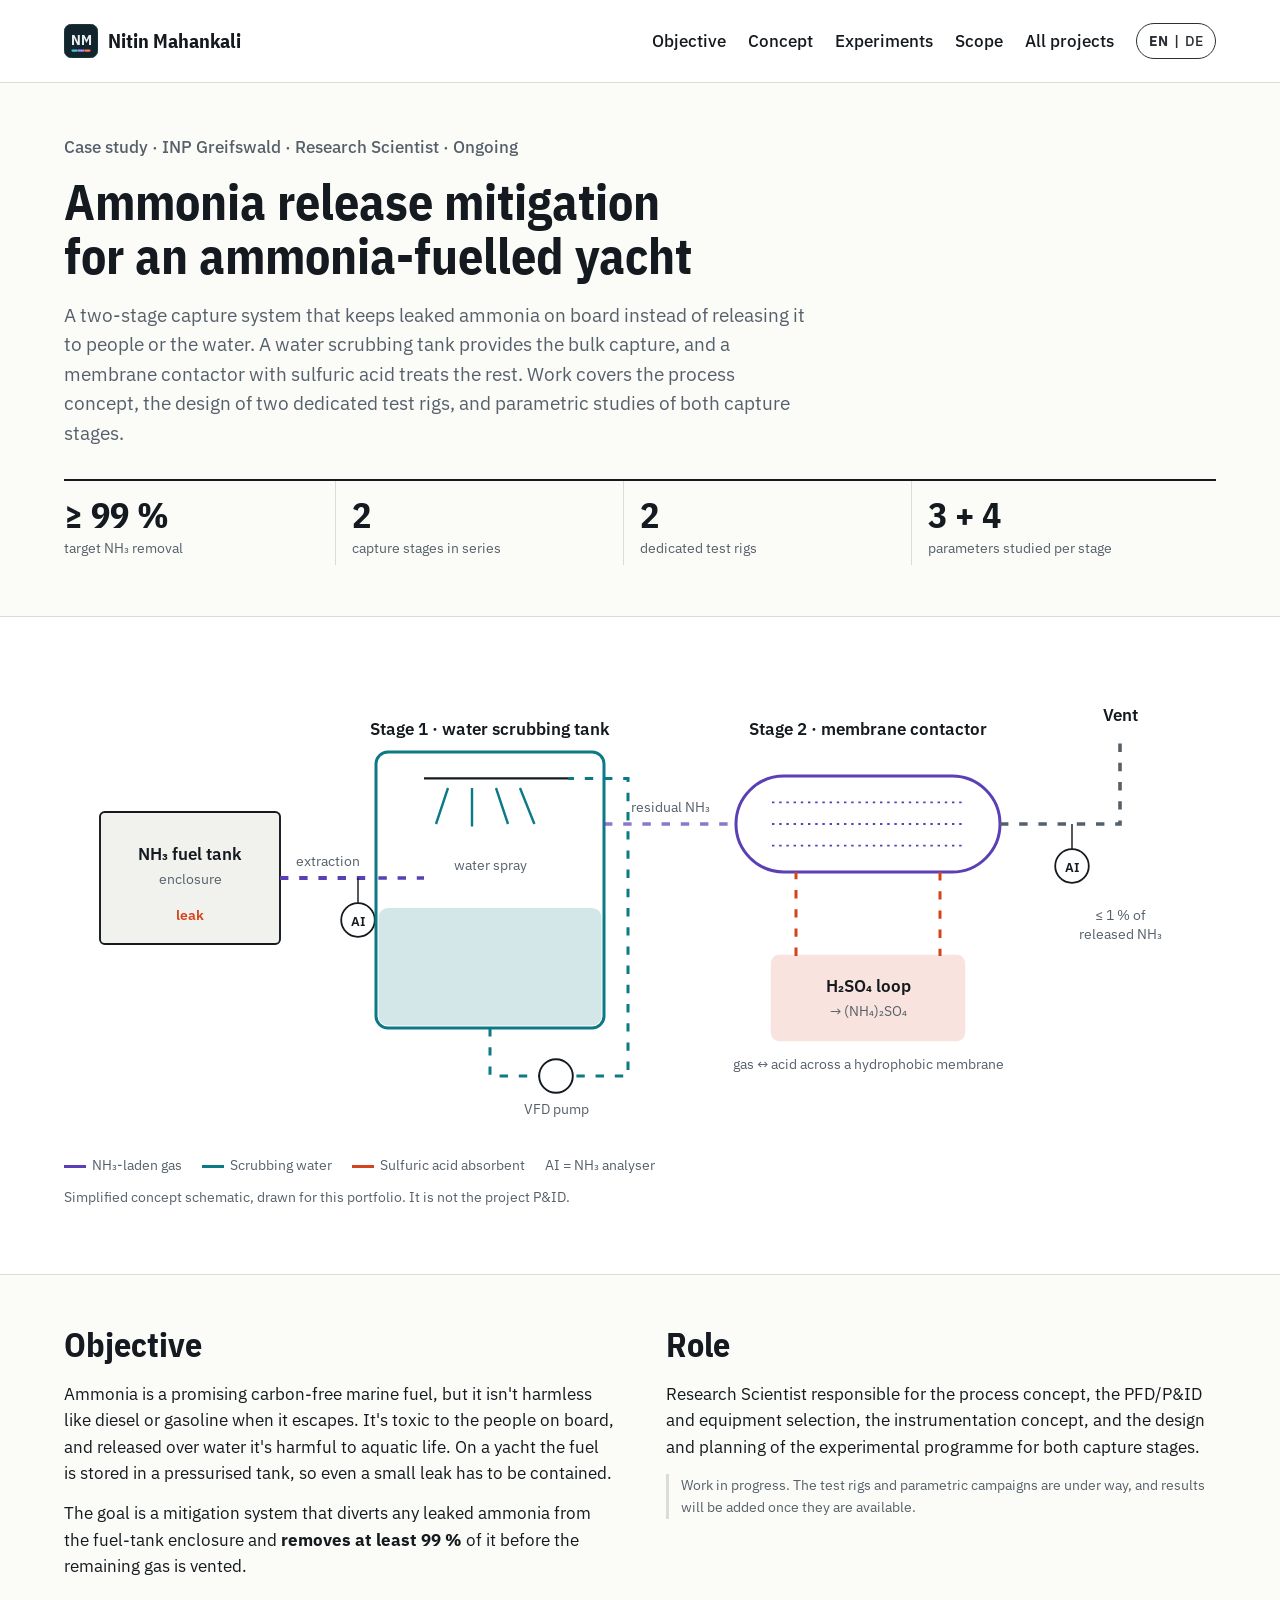
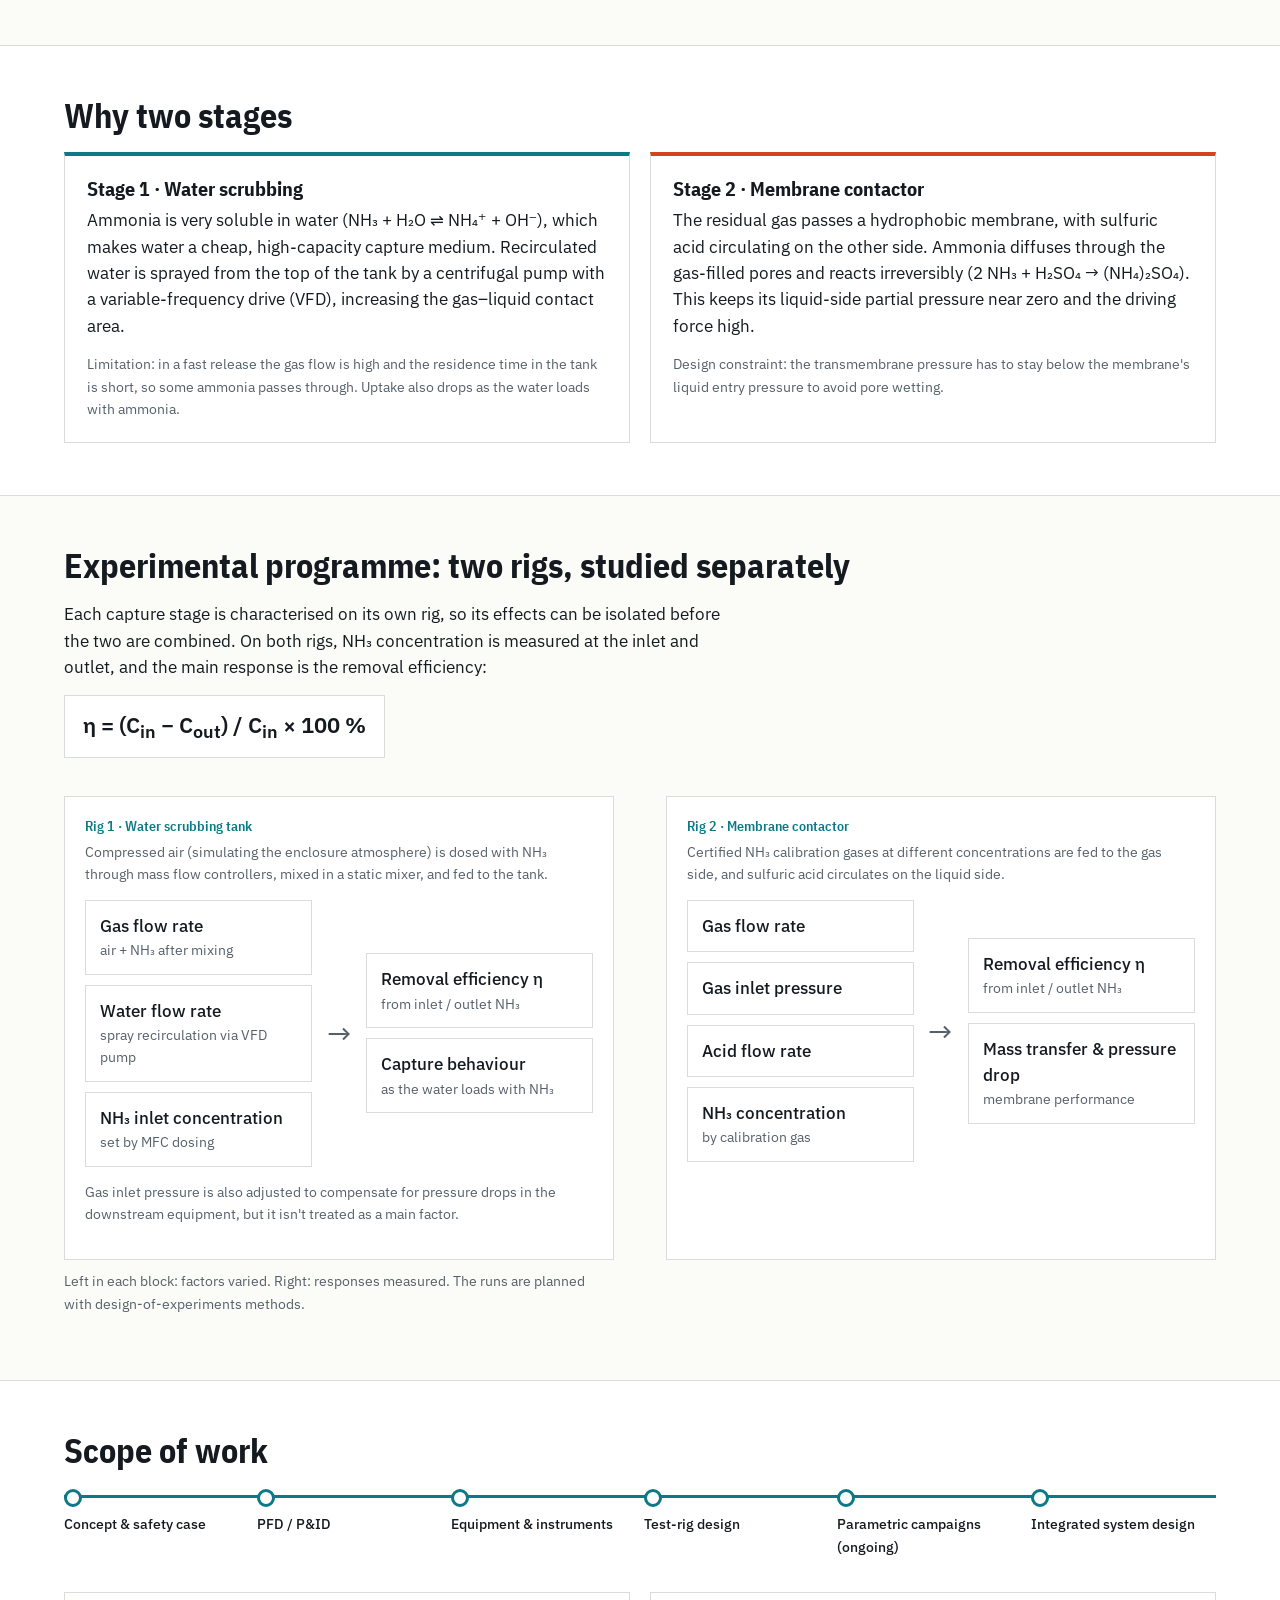
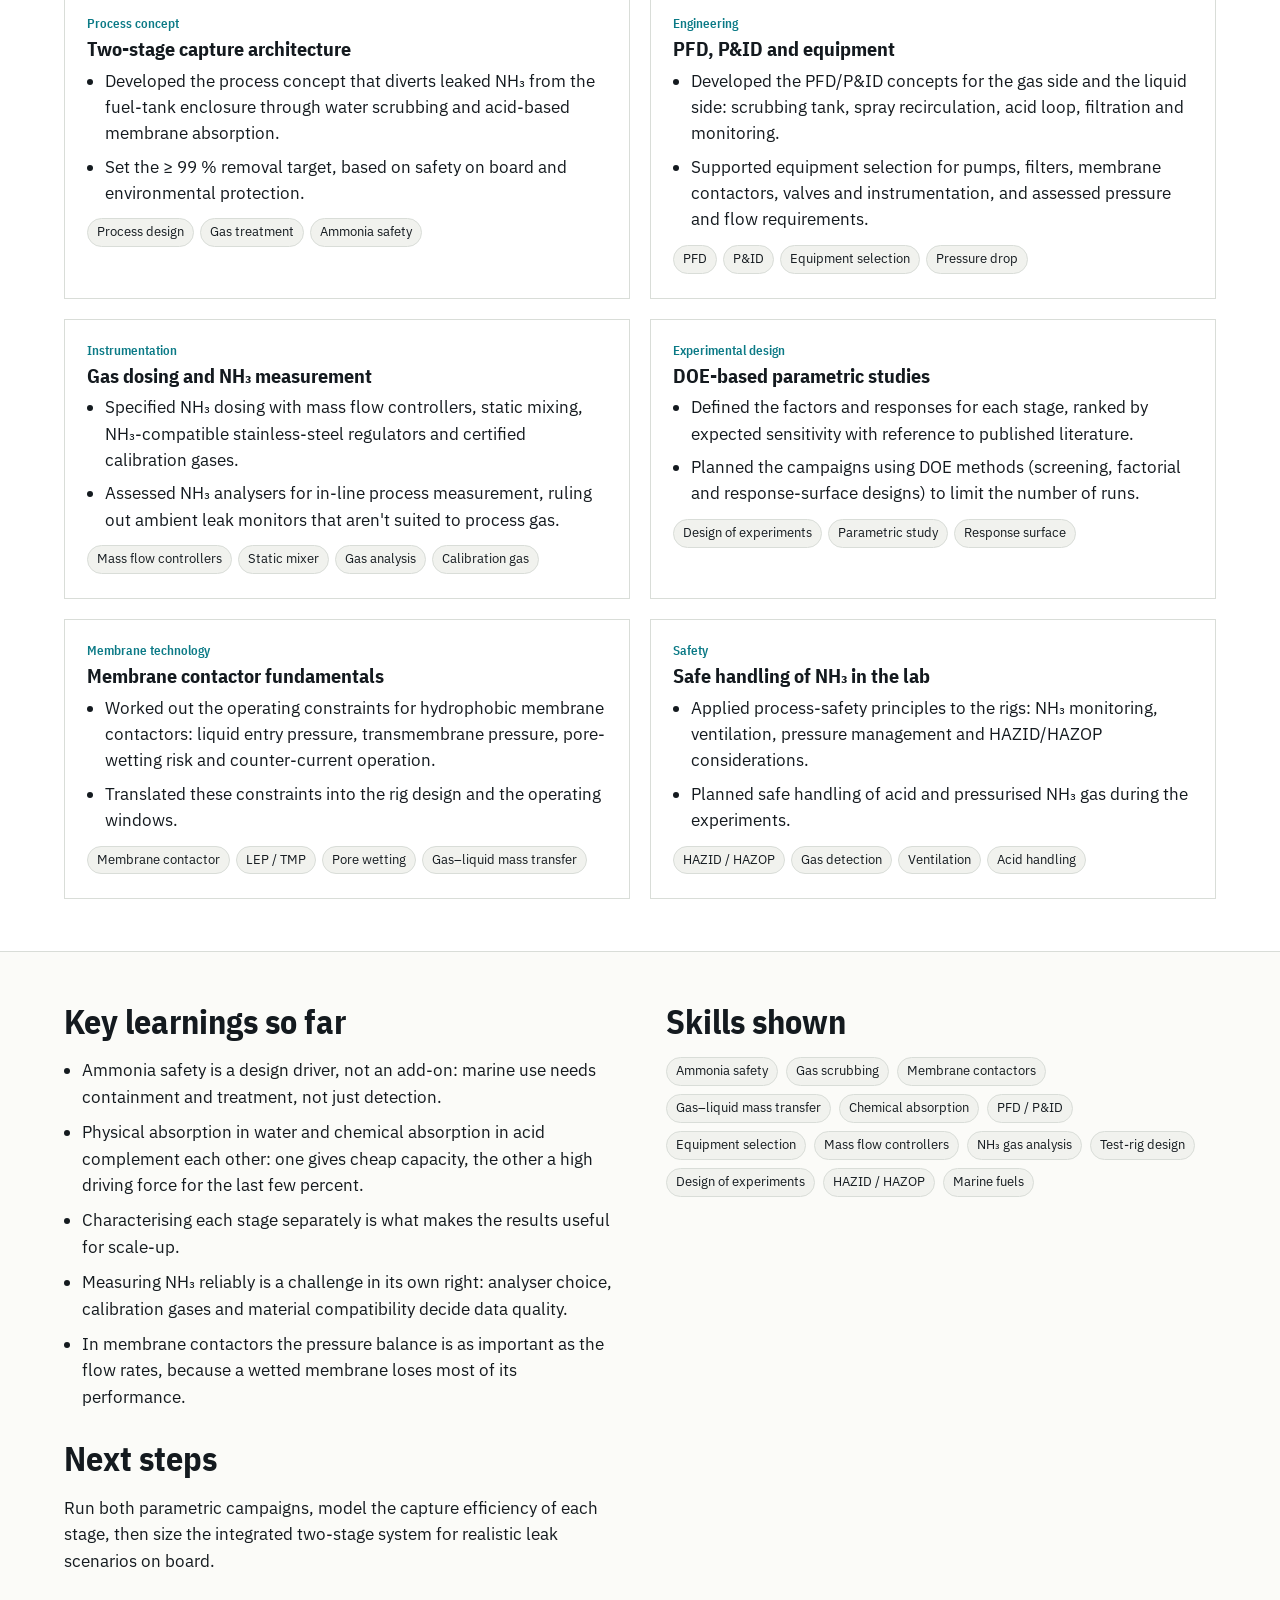
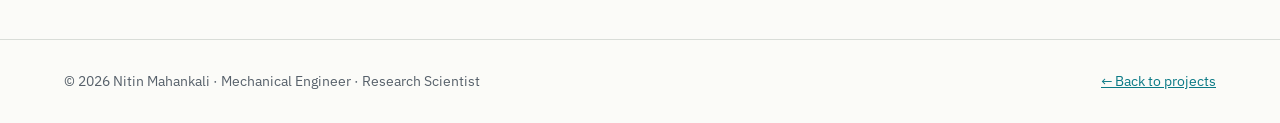
<file: projects/ammonia-mitigation.html>
<!DOCTYPE html>
<html lang="en">
<head>
<meta charset="utf-8">
<meta name="viewport" content="width=device-width, initial-scale=1">
<title>Ammonia Release Mitigation | Nitin Mahankali</title>
<link rel="icon" href="data:image/svg+xml,%3Csvg xmlns='http://www.w3.org/2000/svg' viewBox='0 0 64 64'%3E%3Crect width='64' height='64' rx='15' fill='%2313252c' stroke='%232c4a54' stroke-width='1.5'/%3E%3Ctext x='32' y='40' text-anchor='middle' font-family='IBM Plex Sans Condensed, Arial Narrow, Arial, sans-serif' font-weight='700' font-size='28' letter-spacing='-0.5' fill='%23e8eff1'%3ENM%3C/text%3E%3Crect x='14' y='48' width='12' height='4' rx='2' fill='%234cc6d1'/%3E%3Crect x='26' y='48' width='12' height='4' fill='%23a993ff'/%3E%3Crect x='38' y='48' width='12' height='4' rx='2' fill='%23ff7a52'/%3E%3C/svg%3E">
<link rel="alternate" hreflang="en" href="https://nitin14999.github.io/Nitin_Mahankali/projects/ammonia-mitigation.html">
<link rel="alternate" hreflang="de" href="https://nitin14999.github.io/Nitin_Mahankali/de/projects/ammonia-mitigation.html">
<link rel="alternate" hreflang="x-default" href="https://nitin14999.github.io/Nitin_Mahankali/projects/ammonia-mitigation.html">
<meta name="description" content="Case study: two-stage ammonia release mitigation for an ammonia-fuelled yacht: water scrubbing and sulfuric-acid membrane contactor, test-rig design and DOE-based parametric studies at INP Greifswald.">
<link rel="preconnect" href="https://fonts.googleapis.com">
<link href="https://fonts.googleapis.com/css2?family=IBM+Plex+Sans+Condensed:wght@600;700&family=IBM+Plex+Sans:wght@400;500;600&display=swap" rel="stylesheet">
<style>
/* VOICE: a confident engineering case study, factual, first person, no fluff.
   IDEA: a process engineering drawing sheet: line colours, title block, tag labels.
   PICTURE: the pilot-plant process loop drawn as a live block flow diagram with gas moving through it.
   COLOUR and TYPE: drawing-paper white, ink, H2 vermilion, N2 teal, NH3 violet; IBM Plex Sans Condensed + Plex Sans.
   LAYOUT: headline + key figures, then the diagram full width, then phases, decisions, story, model, skills. */
:root{color-scheme:light dark;
--bg:light-dark(#fbfbf8,#0f1418);--paper:light-dark(#ffffff,#151c21);--ink:light-dark(#141a1f,#e9edef);
--mute:light-dark(#56606a,#9aa6ae);--rule:light-dark(#d9ddd8,#2a343b);
--h2:light-dark(#d4441c,#ff7a52);--n2:light-dark(#0b7a86,#4cc6d1);--nh3:light-dark(#5b3fb5,#a993ff);--soft:light-dark(#f1f2ee,#1b2329)}
:root[data-theme=light]{color-scheme:light}:root[data-theme=dark]{color-scheme:dark}
*{box-sizing:border-box;min-width:0}
body{margin:0;background:var(--bg);color:var(--ink);font:16.5px/1.6 "IBM Plex Sans",system-ui,sans-serif;overflow-x:clip}
h1,h2,h3{font-family:"IBM Plex Sans Condensed","IBM Plex Sans",sans-serif;line-height:1.08;text-wrap:balance;margin:0}
h1{font-size:clamp(32px,4.6vw,50px);max-width:26ch}
h2{font-size:clamp(26px,3vw,34px);margin-bottom:18px}
h3{font-size:20px;margin-bottom:8px}
p{margin:0 0 14px;max-width:68ch}
a{color:var(--n2)}
.band{padding:clamp(28px,4vw,64px) max(5vw,16px)}
.wrap{max-width:1240px;margin:0 auto}
.paper{background:var(--paper);border-block:1px solid var(--rule)}
nav{display:flex;flex-wrap:wrap;gap:8px 22px;align-items:center;padding:14px max(5vw,16px);border-bottom:1px solid var(--rule);background:var(--paper)}
nav a{color:var(--ink);text-decoration:none;font-weight:500;padding:10px 0}
nav .logo{font-family:"IBM Plex Sans Condensed","IBM Plex Sans",sans-serif;font-weight:700;font-size:20px;margin-right:auto}
.kicker{color:var(--mute);font-weight:500;margin-bottom:14px}
.lede{font-size:18.5px;color:var(--mute);margin-top:18px}
.figs{display:grid;grid-template-columns:repeat(4,minmax(0,1fr));gap:0;margin-top:30px;border-top:2px solid var(--ink)}
.figs div{padding:14px 16px 4px 0;border-right:1px solid var(--rule);margin-right:16px}
.figs div:last-child{border:0}
.figs b{display:block;font:700 clamp(26px,3.2vw,36px)/1.1 "IBM Plex Sans Condensed","IBM Plex Sans",sans-serif;white-space:nowrap}
.figs span{color:var(--mute);font-size:14px}
.scroll{overflow-x:auto}
.diagram{min-width:720px}
.diagram svg{width:100%;height:auto;display:block}
.cap{color:var(--mute);font-size:14px;margin-top:10px}
.flow{stroke-dasharray:7 9;animation:run 1.6s linear infinite}
@keyframes run{to{stroke-dashoffset:-32}}
.legend{display:flex;flex-wrap:wrap;gap:6px 20px;font-size:14px;color:var(--mute);margin-top:6px}
.legend i{display:inline-block;width:22px;height:3px;vertical-align:middle;margin-right:6px}
.two{display:grid;grid-template-columns:minmax(0,1fr) minmax(0,1fr);gap:clamp(24px,4vw,56px)}
.phases{display:grid;grid-template-columns:repeat(2,minmax(0,1fr));gap:20px}
.phase{background:var(--paper);border:1px solid var(--rule);padding:22px 22px 10px}
.phase .tag{font:600 13px "IBM Plex Sans Condensed","IBM Plex Sans",sans-serif;color:var(--n2);margin-bottom:6px}
.phase ul{margin:0 0 12px;padding-left:18px}.phase li{margin-bottom:7px}
.kw{display:flex;flex-wrap:wrap;gap:6px;margin:4px 0 14px}
.kw span,.skills span{font-size:13px;border:1px solid var(--rule);padding:3px 9px;border-radius:99px;background:var(--soft)}
.decide{display:grid;grid-template-columns:repeat(3,minmax(0,1fr));gap:20px}
.decide div{border-top:3px solid var(--nh3);padding-top:14px}
.story{display:grid;grid-template-columns:repeat(4,minmax(0,1fr));gap:0;border:1px solid var(--rule);background:var(--paper)}
.story div{padding:20px;border-right:1px solid var(--rule)}.story div:last-child{border:0}
.story b{display:block;font:700 15px "IBM Plex Sans Condensed","IBM Plex Sans",sans-serif;margin-bottom:6px;color:var(--h2)}
.doe{display:grid;grid-template-columns:minmax(0,1fr) 56px minmax(0,1fr);align-items:center;gap:10px}
.col{display:grid;gap:10px}
.col div{background:var(--paper);border:1px solid var(--rule);padding:12px 14px;font-weight:500}
.col small{display:block;color:var(--mute);font-weight:400;font-size:14px}
.arrow{font-size:30px;text-align:center;color:var(--mute)}
.model{display:grid;gap:14px}
.eq{display:grid;grid-template-columns:repeat(6,minmax(0,1fr));gap:10px}
.eq div{background:var(--paper);border:1px solid var(--rule);padding:12px 10px;text-align:center;font-weight:500;font-size:15px}
.plant{background:var(--ink);color:var(--bg);padding:16px 18px;text-align:center;font:600 18px "IBM Plex Sans Condensed","IBM Plex Sans",sans-serif}
.valid{border:2px dashed var(--h2);padding:12px 16px;text-align:center;font-weight:500}
.timeline{position:relative;display:grid;grid-template-columns:repeat(8,minmax(0,1fr));gap:8px;padding-top:26px}
.timeline:before{content:"";position:absolute;top:8px;left:0;height:3px;width:var(--w,0%);background:var(--n2);transition:width 1.6s ease}
.timeline div{font-size:14px;font-weight:500;position:relative}
.timeline div:before{content:"";position:absolute;top:-24px;left:0;width:12px;height:12px;border-radius:50%;background:var(--paper);border:3px solid var(--n2)}
.skills{display:flex;flex-wrap:wrap;gap:8px}
.note{font-size:14px;color:var(--mute);border-left:3px solid var(--rule);padding-left:12px}
.reveal{opacity:0;transform:translateY(22px);transition:opacity .7s ease,transform .7s ease}
.reveal.in{opacity:1;transform:none}
footer{padding:30px max(5vw,16px);border-top:1px solid var(--rule);color:var(--mute);font-size:14px;display:flex;flex-wrap:wrap;justify-content:space-between;gap:10px}
@media(max-width:900px){.phases,.two,.decide{grid-template-columns:minmax(0,1fr)}.story{grid-template-columns:repeat(2,minmax(0,1fr))}.story div:nth-child(2){border-right:0}.story div{border-bottom:1px solid var(--rule)}.eq{grid-template-columns:repeat(3,minmax(0,1fr))}.timeline{grid-template-columns:repeat(4,minmax(0,1fr));row-gap:40px}.timeline:before{display:none}}
@media(max-width:600px){.figs{grid-template-columns:repeat(2,minmax(0,1fr))}.figs div:nth-child(2){border:0}.story{grid-template-columns:minmax(0,1fr)}.story div{border-right:0}.doe{grid-template-columns:minmax(0,1fr)}.arrow{transform:rotate(90deg)}.eq{grid-template-columns:repeat(2,minmax(0,1fr))}.timeline{grid-template-columns:repeat(2,minmax(0,1fr))}}
@media(prefers-reduced-motion:reduce){.flow{animation:none}.reveal{opacity:1;transform:none;transition:none}.timeline:before{transition:none}}
.t6{grid-template-columns:repeat(6,minmax(0,1fr))}
.pool{animation:glow 1.4s ease-in-out infinite}
@keyframes glow{50%{opacity:.45}}
.cmp{display:grid;grid-template-columns:minmax(0,1fr) minmax(0,1fr);gap:20px}
.cmp>div{background:var(--paper);border:1px solid var(--rule);padding:22px 22px 8px}
.cmp .c1{border-top:4px solid var(--h2)}.cmp .c2{border-top:4px solid var(--n2)}
.small{font-size:14px;color:var(--mute)}
.learn{padding-left:18px;margin:0}.learn li{margin-bottom:9px}
@media(max-width:900px){.t6{grid-template-columns:repeat(3,minmax(0,1fr))}}
@media(max-width:600px){.cmp,.t6{grid-template-columns:minmax(0,1fr)}.t6{grid-template-columns:repeat(2,minmax(0,1fr))}}
@media(prefers-reduced-motion:reduce){.pool{animation:none}}
.eqn{font:600 clamp(18px,2.2vw,22px) "IBM Plex Sans",sans-serif;background:var(--paper);border:1px solid var(--rule);padding:14px 18px;display:inline-block;max-width:100%}
.rig{background:var(--paper);border:1px solid var(--rule);padding:20px}
.rig .tag{font:600 14px "IBM Plex Sans Condensed","IBM Plex Sans",sans-serif;color:var(--n2)}
.rig .doe{margin:14px 0}
.rig .doe{grid-template-columns:minmax(0,1fr) 34px minmax(0,1fr)}
.spray{animation:glow 1.2s ease-in-out infinite}
@media(prefers-reduced-motion:reduce){.spray{animation:none}}
</style>
</head>
<body>
<nav>
<a class="logo" href="https://nitin14999.github.io/Nitin_Mahankali/" aria-label="Nitin Mahankali, home" style="display:flex;align-items:center;gap:10px;text-decoration:none"><svg viewBox="0 0 64 64" width="34" height="34" aria-hidden="true"><rect width="64" height="64" rx="15" fill="#13252c" stroke="#2c4a54" stroke-width="1.5"/><text x="32" y="40" text-anchor="middle" font-family="IBM Plex Sans Condensed, Arial Narrow, Arial, sans-serif" font-weight="700" font-size="28" letter-spacing="-0.5" fill="#e8eff1">NM</text><rect x="14" y="48" width="12" height="4" rx="2" fill="#4cc6d1"/><rect x="26" y="48" width="12" height="4" fill="#a993ff"/><rect x="38" y="48" width="12" height="4" rx="2" fill="#ff7a52"/></svg>Nitin Mahankali</a>
<a href="#objective">Objective</a><a href="#concept">Concept</a><a href="#experiments">Experiments</a><a href="#scope">Scope</a>
<a href="https://nitin14999.github.io/Nitin_Mahankali/#projects">All projects</a>
<span class="lang" style="display:inline-flex;align-items:center;gap:6px;font-weight:600;font-size:14px;border:1px solid currentColor;border-radius:99px;padding:6px 12px;opacity:.9"><b>EN</b><span aria-hidden="true">|</span><a href="../de/projects/ammonia-mitigation.html" hreflang="de" lang="de" style="text-decoration:none;padding:0" aria-label="Deutsche Version">DE</a></span>
</nav>

<header class="band">
<div class="wrap">
<div class="kicker">Case study · INP Greifswald · Research Scientist · Ongoing</div>
<h1>Ammonia release mitigation for an ammonia-fuelled yacht</h1>
<p class="lede">A two-stage capture system that keeps leaked ammonia on board instead of releasing it to people or the water. A water scrubbing tank provides the bulk capture, and a membrane contactor with sulfuric acid treats the rest. Work covers the process concept, the design of two dedicated test rigs, and parametric studies of both capture stages.</p>
<div class="figs">
<div><b>≥ 99 %</b><span>target NH₃ removal</span></div>
<div><b>2</b><span>capture stages in series</span></div>
<div><b>2</b><span>dedicated test rigs</span></div>
<div><b>3 + 4</b><span>parameters studied per stage</span></div>
</div>
</div>
</header>

<section class="band paper" aria-label="System concept">
<div class="wrap">
<div class="scroll"><div class="diagram">
<svg viewBox="0 0 960 400" role="img" aria-label="Leaked ammonia from the fuel tank enclosure is extracted to a water scrubbing tank with spray recirculation, then to a membrane contactor with a sulfuric acid loop, and less than 1 percent is vented. Ammonia analysers measure inlet and outlet.">
<g font-family="IBM Plex Sans, sans-serif" font-size="14" fill="var(--ink)">
<!-- source -->
<rect x="30" y="120" width="150" height="110" rx="4" fill="var(--soft)" stroke="var(--ink)" stroke-width="1.6"/>
<text x="105" y="160" text-anchor="middle" font-weight="600">NH₃ fuel tank</text>
<text x="105" y="180" text-anchor="middle" font-size="12" fill="var(--mute)">enclosure</text>
<text x="105" y="210" text-anchor="middle" font-size="12" fill="var(--h2)" font-weight="600">leak</text>
<path class="flow" d="M180 175H260" fill="none" stroke="var(--nh3)" stroke-width="3.5"/>
<text x="220" y="165" text-anchor="middle" font-size="12" fill="var(--mute)">extraction</text>
<circle cx="245" cy="210" r="14" fill="var(--paper)" stroke="var(--ink)" stroke-width="1.5"/><text x="245" y="215" text-anchor="middle" font-size="11" font-weight="600">AI</text>
<path d="M245 196V175" stroke="var(--ink)" stroke-width="1.2"/>
<!-- scrubber -->
<rect x="260" y="70" width="190" height="230" rx="10" fill="var(--paper)" stroke="var(--n2)" stroke-width="2.5"/>
<text x="355" y="56" text-anchor="middle" font-weight="600">Stage 1 · water scrubbing tank</text>
<rect x="262" y="200" width="186" height="98" rx="8" fill="var(--n2)" opacity=".18"/>
<g stroke="var(--n2)" stroke-width="2" class="spray"><path d="M320 100L310 130M340 100L340 132M360 100L370 130M380 100L392 130"/></g>
<path d="M300 92H420" stroke="var(--ink)" stroke-width="2"/>
<text x="355" y="168" text-anchor="middle" font-size="12" fill="var(--mute)">water spray</text>
<path class="flow" d="M262 175H300" fill="none" stroke="var(--nh3)" stroke-width="3"/>
<path class="flow" d="M355 300V340H470V92H420" fill="none" stroke="var(--n2)" stroke-width="2.5"/>
<circle cx="410" cy="340" r="14" fill="var(--paper)" stroke="var(--ink)" stroke-width="1.6"/>
<text x="410" y="372" text-anchor="middle" font-size="12" fill="var(--mute)">VFD pump</text>
<path class="flow" d="M450 130H560" fill="none" stroke="var(--nh3)" stroke-width="3" opacity=".7"/>
<text x="505" y="120" text-anchor="middle" font-size="12" fill="var(--mute)">residual NH₃</text>
<!-- membrane -->
<text x="670" y="56" text-anchor="middle" font-weight="600">Stage 2 · membrane contactor</text>
<rect x="560" y="90" width="220" height="80" rx="40" fill="var(--paper)" stroke="var(--nh3)" stroke-width="2.5"/>
<path d="M590 112H750M590 130H750M590 148H750" stroke="var(--nh3)" stroke-width="1.5" stroke-dasharray="2 4"/>
<text x="670" y="334" text-anchor="middle" font-size="12" fill="var(--mute)">gas ↔ acid across a hydrophobic membrane</text>
<rect x="590" y="240" width="160" height="70" rx="6" fill="var(--h2)" opacity=".14" stroke="var(--h2)" stroke-width="2"/>
<text x="670" y="270" text-anchor="middle" font-weight="600">H₂SO₄ loop</text>
<text x="670" y="290" text-anchor="middle" font-size="12" fill="var(--mute)">→ (NH₄)₂SO₄</text>
<path class="flow" d="M610 240V170M730 170V240" fill="none" stroke="var(--h2)" stroke-width="2.5"/>
<!-- vent -->
<path class="flow" d="M780 130H880V60" fill="none" stroke="var(--mute)" stroke-width="3"/>
<circle cx="840" cy="165" r="14" fill="var(--paper)" stroke="var(--ink)" stroke-width="1.5"/><text x="840" y="170" text-anchor="middle" font-size="11" font-weight="600">AI</text>
<path d="M840 151V130" stroke="var(--ink)" stroke-width="1.2"/>
<text x="880" y="44" text-anchor="middle" font-weight="600">Vent</text>
<text x="880" y="210" text-anchor="middle" font-size="12" fill="var(--mute)">≤ 1 % of</text>
<text x="880" y="226" text-anchor="middle" font-size="12" fill="var(--mute)">released NH₃</text>
</g>
</svg>
</div></div>
<div class="legend"><span><i style="background:var(--nh3)"></i>NH₃-laden gas</span><span><i style="background:var(--n2)"></i>Scrubbing water</span><span><i style="background:var(--h2)"></i>Sulfuric acid absorbent</span><span>AI = NH₃ analyser</span></div>
<p class="cap">Simplified concept schematic, drawn for this portfolio. It is not the project P&amp;ID.</p>
</div>
</section>

<section class="band reveal" id="objective">
<div class="wrap two">
<div>
<h2>Objective</h2>
<p>Ammonia is a promising carbon-free marine fuel, but it isn't harmless like diesel or gasoline when it escapes. It's toxic to the people on board, and released over water it's harmful to aquatic life. On a yacht the fuel is stored in a pressurised tank, so even a small leak has to be contained.</p>
<p>The goal is a mitigation system that diverts any leaked ammonia from the fuel-tank enclosure and <strong>removes at least 99 %</strong> of it before the remaining gas is vented.</p>
</div>
<div>
<h2>Role</h2>
<p>Research Scientist responsible for the process concept, the PFD/P&amp;ID and equipment selection, the instrumentation concept, and the design and planning of the experimental programme for both capture stages.</p>
<p class="note">Work in progress. The test rigs and parametric campaigns are under way, and results will be added once they are available.</p>
</div>
</div>
</section>

<section class="band paper reveal" id="concept">
<div class="wrap">
<h2>Why two stages</h2>
<div class="cmp">
<div class="c2"><h3>Stage 1 · Water scrubbing</h3>
<p>Ammonia is very soluble in water (NH₃ + H₂O ⇌ NH₄⁺ + OH⁻), which makes water a cheap, high-capacity capture medium. Recirculated water is sprayed from the top of the tank by a centrifugal pump with a variable-frequency drive (VFD), increasing the gas–liquid contact area.</p>
<p class="small">Limitation: in a fast release the gas flow is high and the residence time in the tank is short, so some ammonia passes through. Uptake also drops as the water loads with ammonia.</p></div>
<div class="c1"><h3>Stage 2 · Membrane contactor</h3>
<p>The residual gas passes a hydrophobic membrane, with sulfuric acid circulating on the other side. Ammonia diffuses through the gas-filled pores and reacts irreversibly (2 NH₃ + H₂SO₄ → (NH₄)₂SO₄). This keeps its liquid-side partial pressure near zero and the driving force high.</p>
<p class="small">Design constraint: the transmembrane pressure has to stay below the membrane's liquid entry pressure to avoid pore wetting.</p></div>
</div>
</div>
</section>

<section class="band reveal" id="experiments">
<div class="wrap">
<h2>Experimental programme: two rigs, studied separately</h2>
<p>Each capture stage is characterised on its own rig, so its effects can be isolated before the two are combined. On both rigs, NH₃ concentration is measured at the inlet and outlet, and the main response is the removal efficiency:</p>
<p class="eqn">η = (C<sub>in</sub> − C<sub>out</sub>) / C<sub>in</sub> × 100 %</p>
<div class="two" style="margin-top:24px">
<div class="rig">
<div class="tag">Rig 1 · Water scrubbing tank</div>
<p class="small" style="margin-top:6px">Compressed air (simulating the enclosure atmosphere) is dosed with NH₃ through mass flow controllers, mixed in a static mixer, and fed to the tank.</p>
<div class="doe">
<div class="col"><div>Gas flow rate<small>air + NH₃ after mixing</small></div><div>Water flow rate<small>spray recirculation via VFD pump</small></div><div>NH₃ inlet concentration<small>set by MFC dosing</small></div></div>
<div class="arrow" aria-hidden="true">→</div>
<div class="col"><div>Removal efficiency η<small>from inlet / outlet NH₃</small></div><div>Capture behaviour<small>as the water loads with NH₃</small></div></div>
</div>
<p class="small">Gas inlet pressure is also adjusted to compensate for pressure drops in the downstream equipment, but it isn't treated as a main factor.</p>
</div>
<div class="rig">
<div class="tag">Rig 2 · Membrane contactor</div>
<p class="small" style="margin-top:6px">Certified NH₃ calibration gases at different concentrations are fed to the gas side, and sulfuric acid circulates on the liquid side.</p>
<div class="doe">
<div class="col"><div>Gas flow rate</div><div>Gas inlet pressure</div><div>Acid flow rate</div><div>NH₃ concentration<small>by calibration gas</small></div></div>
<div class="arrow" aria-hidden="true">→</div>
<div class="col"><div>Removal efficiency η<small>from inlet / outlet NH₃</small></div><div>Mass transfer &amp; pressure drop<small>membrane performance</small></div></div>
</div>
</div>
</div>
<p class="cap">Left in each block: factors varied. Right: responses measured. The runs are planned with design-of-experiments methods.</p>
</div>
</section>

<section class="band paper reveal" id="scope">
<div class="wrap">
<h2>Scope of work</h2>
<div class="timeline t6" id="tl">
<div>Concept &amp; safety case</div><div>PFD / P&amp;ID</div><div>Equipment &amp; instruments</div><div>Test-rig design</div><div>Parametric campaigns (ongoing)</div><div>Integrated system design</div>
</div>
<div class="phases" style="margin-top:34px">
<div class="phase reveal"><div class="tag">Process concept</div><h3>Two-stage capture architecture</h3>
<ul><li>Developed the process concept that diverts leaked NH₃ from the fuel-tank enclosure through water scrubbing and acid-based membrane absorption.</li>
<li>Set the ≥ 99 % removal target, based on safety on board and environmental protection.</li></ul>
<div class="kw"><span>Process design</span><span>Gas treatment</span><span>Ammonia safety</span></div></div>

<div class="phase reveal"><div class="tag">Engineering</div><h3>PFD, P&amp;ID and equipment</h3>
<ul><li>Developed the PFD/P&amp;ID concepts for the gas side and the liquid side: scrubbing tank, spray recirculation, acid loop, filtration and monitoring.</li>
<li>Supported equipment selection for pumps, filters, membrane contactors, valves and instrumentation, and assessed pressure and flow requirements.</li></ul>
<div class="kw"><span>PFD</span><span>P&amp;ID</span><span>Equipment selection</span><span>Pressure drop</span></div></div>

<div class="phase reveal"><div class="tag">Instrumentation</div><h3>Gas dosing and NH₃ measurement</h3>
<ul><li>Specified NH₃ dosing with mass flow controllers, static mixing, NH₃-compatible stainless-steel regulators and certified calibration gases.</li>
<li>Assessed NH₃ analysers for in-line process measurement, ruling out ambient leak monitors that aren't suited to process gas.</li></ul>
<div class="kw"><span>Mass flow controllers</span><span>Static mixer</span><span>Gas analysis</span><span>Calibration gas</span></div></div>

<div class="phase reveal"><div class="tag">Experimental design</div><h3>DOE-based parametric studies</h3>
<ul><li>Defined the factors and responses for each stage, ranked by expected sensitivity with reference to published literature.</li>
<li>Planned the campaigns using DOE methods (screening, factorial and response-surface designs) to limit the number of runs.</li></ul>
<div class="kw"><span>Design of experiments</span><span>Parametric study</span><span>Response surface</span></div></div>

<div class="phase reveal"><div class="tag">Membrane technology</div><h3>Membrane contactor fundamentals</h3>
<ul><li>Worked out the operating constraints for hydrophobic membrane contactors: liquid entry pressure, transmembrane pressure, pore-wetting risk and counter-current operation.</li>
<li>Translated these constraints into the rig design and the operating windows.</li></ul>
<div class="kw"><span>Membrane contactor</span><span>LEP / TMP</span><span>Pore wetting</span><span>Gas–liquid mass transfer</span></div></div>

<div class="phase reveal"><div class="tag">Safety</div><h3>Safe handling of NH₃ in the lab</h3>
<ul><li>Applied process-safety principles to the rigs: NH₃ monitoring, ventilation, pressure management and HAZID/HAZOP considerations.</li>
<li>Planned safe handling of acid and pressurised NH₃ gas during the experiments.</li></ul>
<div class="kw"><span>HAZID / HAZOP</span><span>Gas detection</span><span>Ventilation</span><span>Acid handling</span></div></div>
</div>
</div>
</section>

<section class="band reveal">
<div class="wrap two">
<div>
<h2>Key learnings so far</h2>
<ul class="learn">
<li>Ammonia safety is a design driver, not an add-on: marine use needs containment and treatment, not just detection.</li>
<li>Physical absorption in water and chemical absorption in acid complement each other: one gives cheap capacity, the other a high driving force for the last few percent.</li>
<li>Characterising each stage separately is what makes the results useful for scale-up.</li>
<li>Measuring NH₃ reliably is a challenge in its own right: analyser choice, calibration gases and material compatibility decide data quality.</li>
<li>In membrane contactors the pressure balance is as important as the flow rates, because a wetted membrane loses most of its performance.</li>
</ul>
<h2 style="margin-top:30px">Next steps</h2>
<p>Run both parametric campaigns, model the capture efficiency of each stage, then size the integrated two-stage system for realistic leak scenarios on board.</p>
</div>
<div>
<h2>Skills shown</h2>
<div class="skills"><span>Ammonia safety</span><span>Gas scrubbing</span><span>Membrane contactors</span><span>Gas–liquid mass transfer</span><span>Chemical absorption</span><span>PFD / P&amp;ID</span><span>Equipment selection</span><span>Mass flow controllers</span><span>NH₃ gas analysis</span><span>Test-rig design</span><span>Design of experiments</span><span>HAZID / HAZOP</span><span>Marine fuels</span></div>
</div>
</div>
</section>

<footer><span>© 2026 Nitin Mahankali · Mechanical Engineer · Research Scientist</span><a href="https://nitin14999.github.io/Nitin_Mahankali/#projects">← Back to projects</a></footer>

<script>
{
const els=document.querySelectorAll('.reveal');
const io=new IntersectionObserver(es=>{for(const e of es){if(e.isIntersecting){e.target.classList.add('in');io.unobserve(e.target)}}},{threshold:.12});
els.forEach(el=>io.observe(el));
const tl=document.getElementById('tl');
const tio=new IntersectionObserver(es=>{if(es[0].isIntersecting){tl.style.setProperty('--w','100%');tio.disconnect()}},{threshold:.5});
tio.observe(tl);
}
</script>
</body>
</html>
</file>
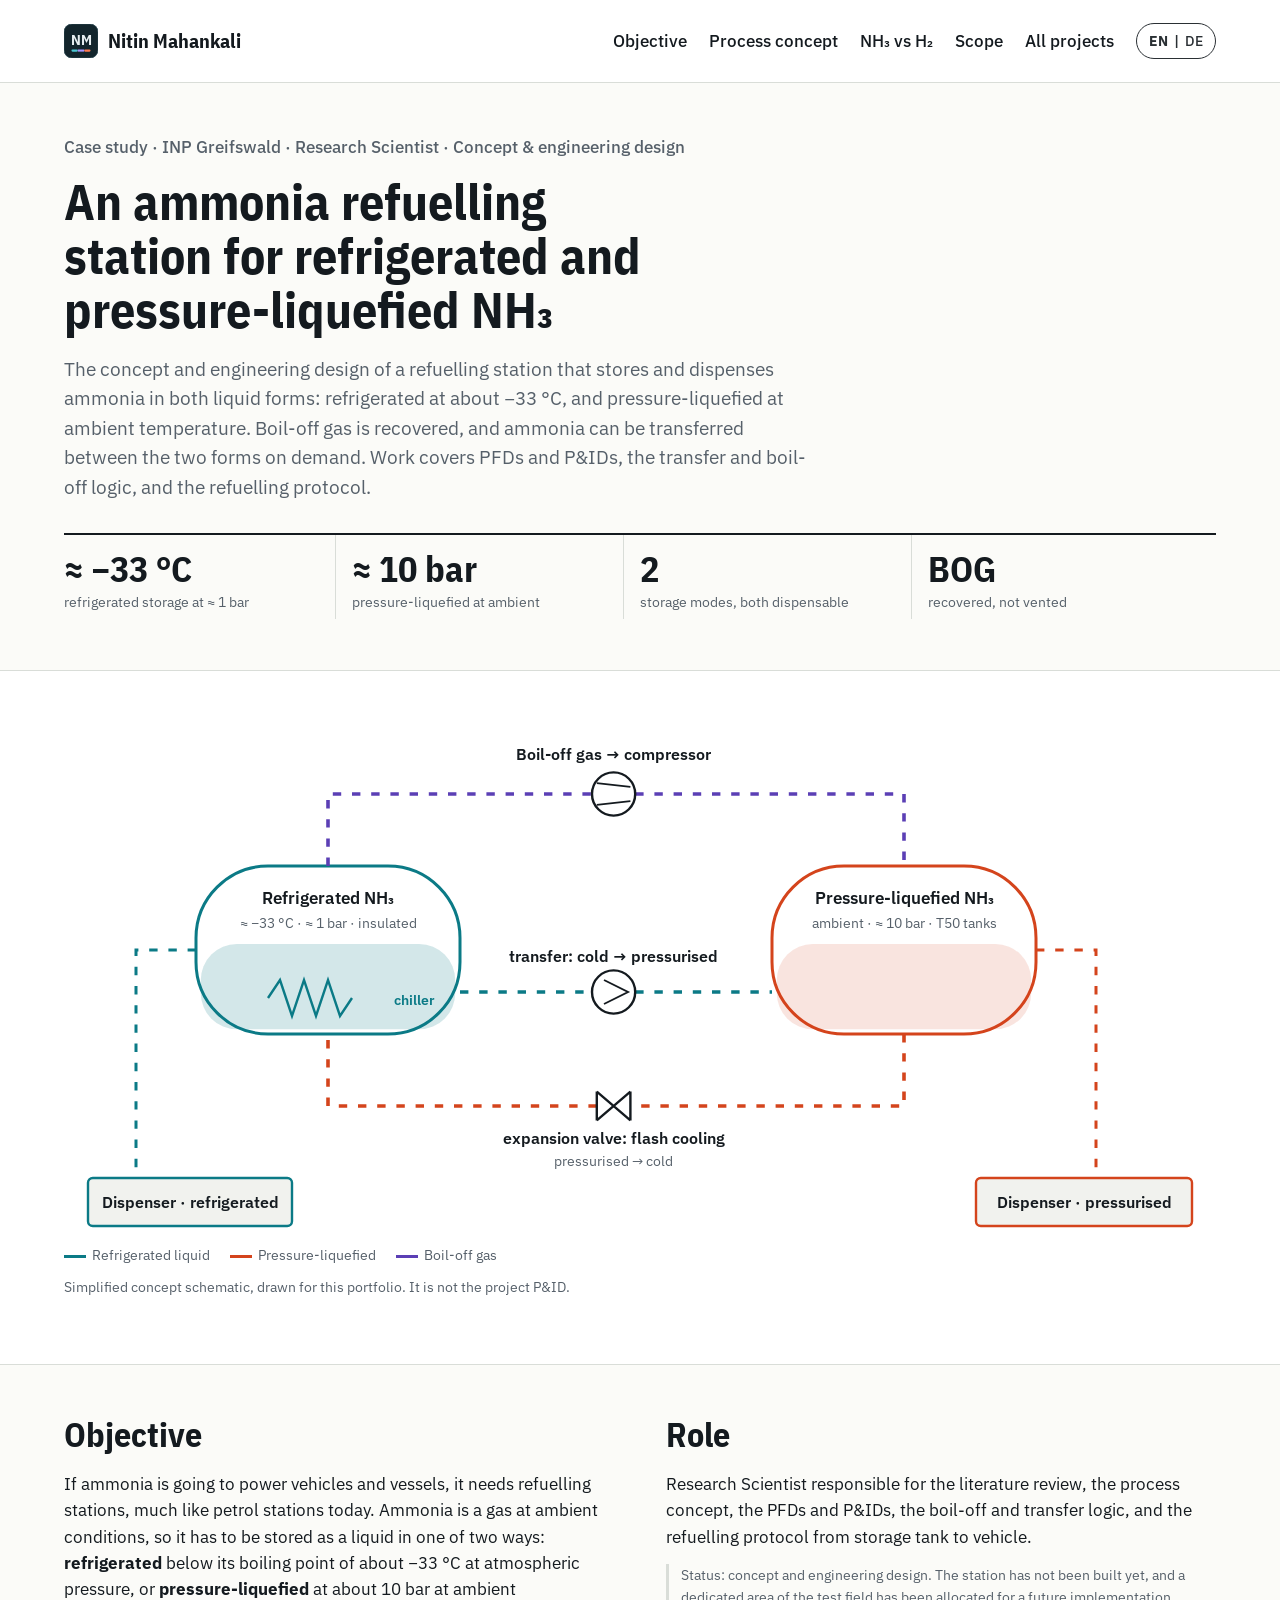
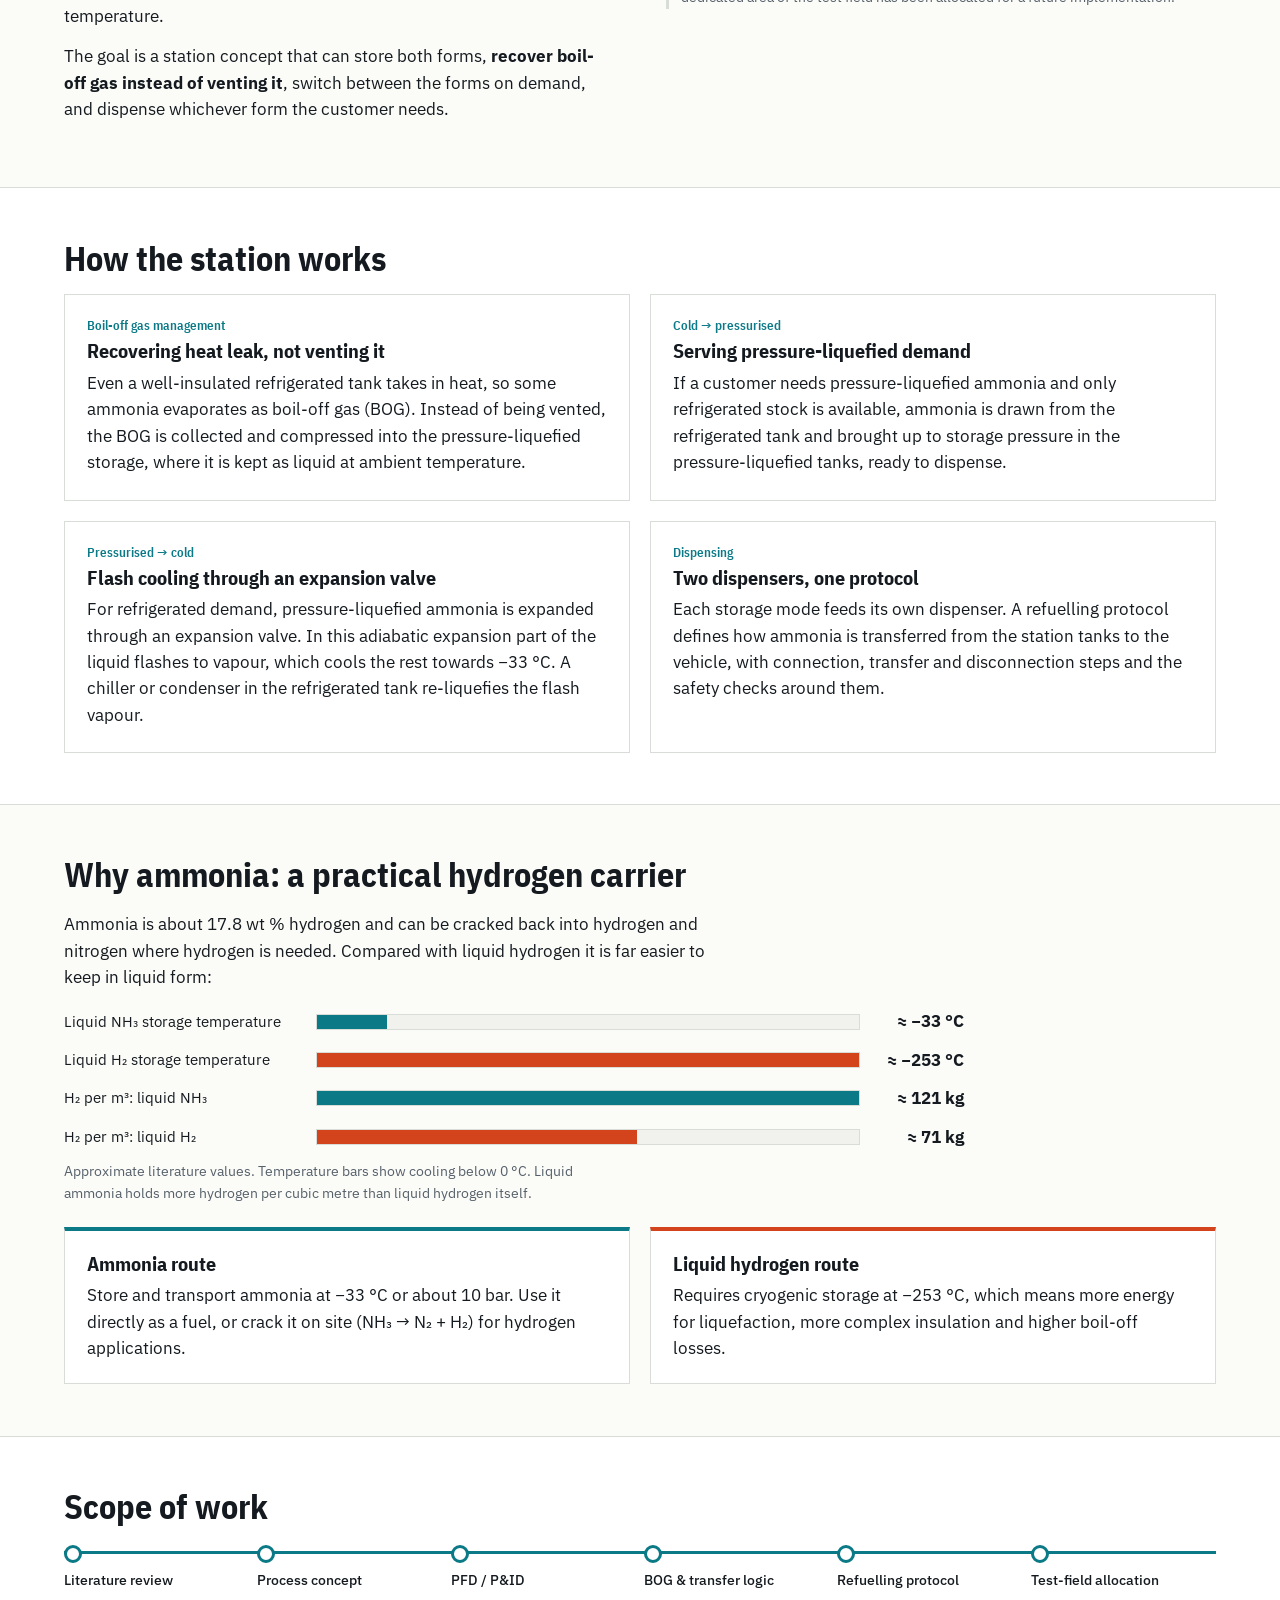
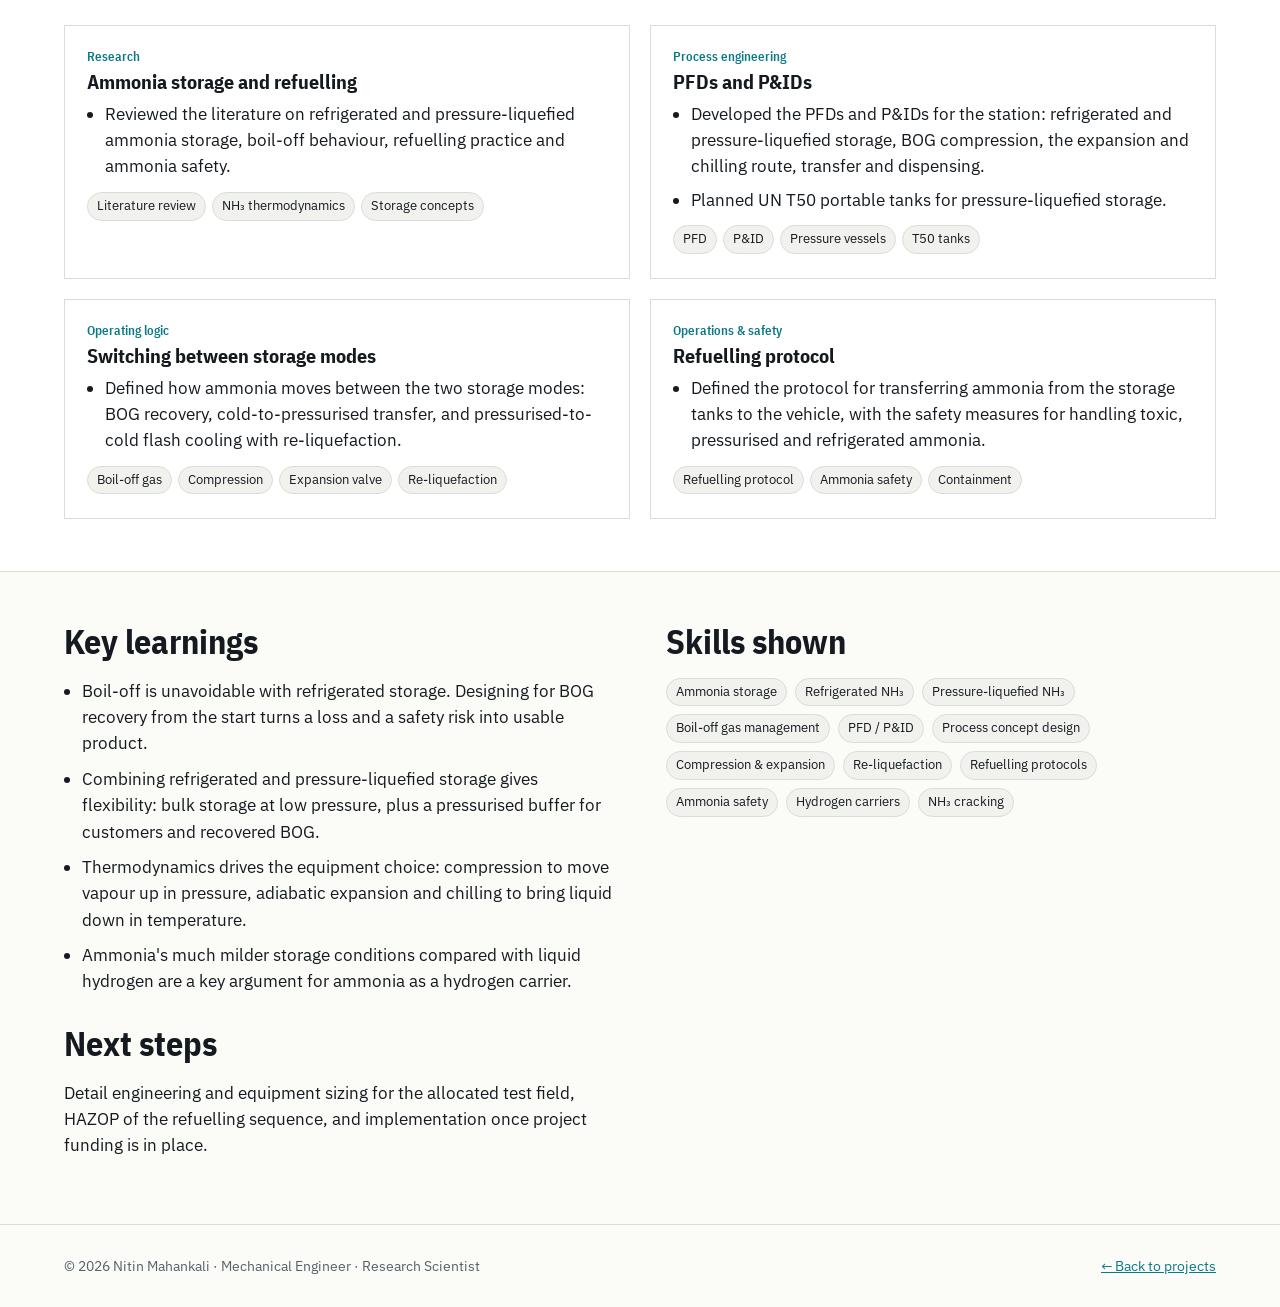
<file: projects/ammonia-refueling.html>
<!DOCTYPE html>
<html lang="en">
<head>
<meta charset="utf-8">
<meta name="viewport" content="width=device-width, initial-scale=1">
<title>Ammonia Refuelling Station | Nitin Mahankali</title>
<link rel="icon" href="data:image/svg+xml,%3Csvg xmlns='http://www.w3.org/2000/svg' viewBox='0 0 64 64'%3E%3Crect width='64' height='64' rx='15' fill='%2313252c' stroke='%232c4a54' stroke-width='1.5'/%3E%3Ctext x='32' y='40' text-anchor='middle' font-family='IBM Plex Sans Condensed, Arial Narrow, Arial, sans-serif' font-weight='700' font-size='28' letter-spacing='-0.5' fill='%23e8eff1'%3ENM%3C/text%3E%3Crect x='14' y='48' width='12' height='4' rx='2' fill='%234cc6d1'/%3E%3Crect x='26' y='48' width='12' height='4' fill='%23a993ff'/%3E%3Crect x='38' y='48' width='12' height='4' rx='2' fill='%23ff7a52'/%3E%3C/svg%3E">
<link rel="alternate" hreflang="en" href="https://nitin14999.github.io/Nitin_Mahankali/projects/ammonia-refueling.html">
<link rel="alternate" hreflang="de" href="https://nitin14999.github.io/Nitin_Mahankali/de/projects/ammonia-refueling.html">
<link rel="alternate" hreflang="x-default" href="https://nitin14999.github.io/Nitin_Mahankali/projects/ammonia-refueling.html">
<meta name="description" content="Case study: concept and engineering design of an ammonia refuelling station with refrigerated and pressure-liquefied storage, boil-off gas recovery and mode switching, INP Greifswald.">
<link rel="preconnect" href="https://fonts.googleapis.com">
<link href="https://fonts.googleapis.com/css2?family=IBM+Plex+Sans+Condensed:wght@600;700&family=IBM+Plex+Sans:wght@400;500;600&display=swap" rel="stylesheet">
<style>
/* VOICE: a confident engineering case study, factual, first person, no fluff.
   IDEA: a process engineering drawing sheet: line colours, title block, tag labels.
   PICTURE: the pilot-plant process loop drawn as a live block flow diagram with gas moving through it.
   COLOUR and TYPE: drawing-paper white, ink, H2 vermilion, N2 teal, NH3 violet; IBM Plex Sans Condensed + Plex Sans.
   LAYOUT: headline + key figures, then the diagram full width, then phases, decisions, story, model, skills. */
:root{color-scheme:light dark;
--bg:light-dark(#fbfbf8,#0f1418);--paper:light-dark(#ffffff,#151c21);--ink:light-dark(#141a1f,#e9edef);
--mute:light-dark(#56606a,#9aa6ae);--rule:light-dark(#d9ddd8,#2a343b);
--h2:light-dark(#d4441c,#ff7a52);--n2:light-dark(#0b7a86,#4cc6d1);--nh3:light-dark(#5b3fb5,#a993ff);--soft:light-dark(#f1f2ee,#1b2329)}
:root[data-theme=light]{color-scheme:light}:root[data-theme=dark]{color-scheme:dark}
*{box-sizing:border-box;min-width:0}
body{margin:0;background:var(--bg);color:var(--ink);font:16.5px/1.6 "IBM Plex Sans",system-ui,sans-serif;overflow-x:clip}
h1,h2,h3{font-family:"IBM Plex Sans Condensed","IBM Plex Sans",sans-serif;line-height:1.08;text-wrap:balance;margin:0}
h1{font-size:clamp(32px,4.6vw,50px);max-width:26ch}
h2{font-size:clamp(26px,3vw,34px);margin-bottom:18px}
h3{font-size:20px;margin-bottom:8px}
p{margin:0 0 14px;max-width:68ch}
a{color:var(--n2)}
.band{padding:clamp(28px,4vw,64px) max(5vw,16px)}
.wrap{max-width:1240px;margin:0 auto}
.paper{background:var(--paper);border-block:1px solid var(--rule)}
nav{display:flex;flex-wrap:wrap;gap:8px 22px;align-items:center;padding:14px max(5vw,16px);border-bottom:1px solid var(--rule);background:var(--paper)}
nav a{color:var(--ink);text-decoration:none;font-weight:500;padding:10px 0}
nav .logo{font-family:"IBM Plex Sans Condensed","IBM Plex Sans",sans-serif;font-weight:700;font-size:20px;margin-right:auto}
.kicker{color:var(--mute);font-weight:500;margin-bottom:14px}
.lede{font-size:18.5px;color:var(--mute);margin-top:18px}
.figs{display:grid;grid-template-columns:repeat(4,minmax(0,1fr));gap:0;margin-top:30px;border-top:2px solid var(--ink)}
.figs div{padding:14px 16px 4px 0;border-right:1px solid var(--rule);margin-right:16px}
.figs div:last-child{border:0}
.figs b{display:block;font:700 clamp(26px,3.2vw,36px)/1.1 "IBM Plex Sans Condensed","IBM Plex Sans",sans-serif;white-space:nowrap}
.figs span{color:var(--mute);font-size:14px}
.scroll{overflow-x:auto}
.diagram{min-width:720px}
.diagram svg{width:100%;height:auto;display:block}
.cap{color:var(--mute);font-size:14px;margin-top:10px}
.flow{stroke-dasharray:7 9;animation:run 1.6s linear infinite}
@keyframes run{to{stroke-dashoffset:-32}}
.legend{display:flex;flex-wrap:wrap;gap:6px 20px;font-size:14px;color:var(--mute);margin-top:6px}
.legend i{display:inline-block;width:22px;height:3px;vertical-align:middle;margin-right:6px}
.two{display:grid;grid-template-columns:minmax(0,1fr) minmax(0,1fr);gap:clamp(24px,4vw,56px)}
.phases{display:grid;grid-template-columns:repeat(2,minmax(0,1fr));gap:20px}
.phase{background:var(--paper);border:1px solid var(--rule);padding:22px 22px 10px}
.phase .tag{font:600 13px "IBM Plex Sans Condensed","IBM Plex Sans",sans-serif;color:var(--n2);margin-bottom:6px}
.phase ul{margin:0 0 12px;padding-left:18px}.phase li{margin-bottom:7px}
.kw{display:flex;flex-wrap:wrap;gap:6px;margin:4px 0 14px}
.kw span,.skills span{font-size:13px;border:1px solid var(--rule);padding:3px 9px;border-radius:99px;background:var(--soft)}
.decide{display:grid;grid-template-columns:repeat(3,minmax(0,1fr));gap:20px}
.decide div{border-top:3px solid var(--nh3);padding-top:14px}
.story{display:grid;grid-template-columns:repeat(4,minmax(0,1fr));gap:0;border:1px solid var(--rule);background:var(--paper)}
.story div{padding:20px;border-right:1px solid var(--rule)}.story div:last-child{border:0}
.story b{display:block;font:700 15px "IBM Plex Sans Condensed","IBM Plex Sans",sans-serif;margin-bottom:6px;color:var(--h2)}
.doe{display:grid;grid-template-columns:minmax(0,1fr) 56px minmax(0,1fr);align-items:center;gap:10px}
.col{display:grid;gap:10px}
.col div{background:var(--paper);border:1px solid var(--rule);padding:12px 14px;font-weight:500}
.col small{display:block;color:var(--mute);font-weight:400;font-size:14px}
.arrow{font-size:30px;text-align:center;color:var(--mute)}
.model{display:grid;gap:14px}
.eq{display:grid;grid-template-columns:repeat(6,minmax(0,1fr));gap:10px}
.eq div{background:var(--paper);border:1px solid var(--rule);padding:12px 10px;text-align:center;font-weight:500;font-size:15px}
.plant{background:var(--ink);color:var(--bg);padding:16px 18px;text-align:center;font:600 18px "IBM Plex Sans Condensed","IBM Plex Sans",sans-serif}
.valid{border:2px dashed var(--h2);padding:12px 16px;text-align:center;font-weight:500}
.timeline{position:relative;display:grid;grid-template-columns:repeat(8,minmax(0,1fr));gap:8px;padding-top:26px}
.timeline:before{content:"";position:absolute;top:8px;left:0;height:3px;width:var(--w,0%);background:var(--n2);transition:width 1.6s ease}
.timeline div{font-size:14px;font-weight:500;position:relative}
.timeline div:before{content:"";position:absolute;top:-24px;left:0;width:12px;height:12px;border-radius:50%;background:var(--paper);border:3px solid var(--n2)}
.skills{display:flex;flex-wrap:wrap;gap:8px}
.note{font-size:14px;color:var(--mute);border-left:3px solid var(--rule);padding-left:12px}
.reveal{opacity:0;transform:translateY(22px);transition:opacity .7s ease,transform .7s ease}
.reveal.in{opacity:1;transform:none}
footer{padding:30px max(5vw,16px);border-top:1px solid var(--rule);color:var(--mute);font-size:14px;display:flex;flex-wrap:wrap;justify-content:space-between;gap:10px}
@media(max-width:900px){.phases,.two,.decide{grid-template-columns:minmax(0,1fr)}.story{grid-template-columns:repeat(2,minmax(0,1fr))}.story div:nth-child(2){border-right:0}.story div{border-bottom:1px solid var(--rule)}.eq{grid-template-columns:repeat(3,minmax(0,1fr))}.timeline{grid-template-columns:repeat(4,minmax(0,1fr));row-gap:40px}.timeline:before{display:none}}
@media(max-width:600px){.figs{grid-template-columns:repeat(2,minmax(0,1fr))}.figs div:nth-child(2){border:0}.story{grid-template-columns:minmax(0,1fr)}.story div{border-right:0}.doe{grid-template-columns:minmax(0,1fr)}.arrow{transform:rotate(90deg)}.eq{grid-template-columns:repeat(2,minmax(0,1fr))}.timeline{grid-template-columns:repeat(2,minmax(0,1fr))}}
@media(prefers-reduced-motion:reduce){.flow{animation:none}.reveal{opacity:1;transform:none;transition:none}.timeline:before{transition:none}}
.t6{grid-template-columns:repeat(6,minmax(0,1fr))}
.pool{animation:glow 1.4s ease-in-out infinite}
@keyframes glow{50%{opacity:.45}}
.cmp{display:grid;grid-template-columns:minmax(0,1fr) minmax(0,1fr);gap:20px}
.cmp>div{background:var(--paper);border:1px solid var(--rule);padding:22px 22px 8px}
.cmp .c1{border-top:4px solid var(--h2)}.cmp .c2{border-top:4px solid var(--n2)}
.small{font-size:14px;color:var(--mute)}
.learn{padding-left:18px;margin:0}.learn li{margin-bottom:9px}
@media(max-width:900px){.t6{grid-template-columns:repeat(3,minmax(0,1fr))}}
@media(max-width:600px){.cmp,.t6{grid-template-columns:minmax(0,1fr)}.t6{grid-template-columns:repeat(2,minmax(0,1fr))}}
@media(prefers-reduced-motion:reduce){.pool{animation:none}}
.eqn{font:600 clamp(18px,2.2vw,22px) "IBM Plex Sans",sans-serif;background:var(--paper);border:1px solid var(--rule);padding:14px 18px;display:inline-block;max-width:100%}
.rig{background:var(--paper);border:1px solid var(--rule);padding:20px}
.rig .tag{font:600 14px "IBM Plex Sans Condensed","IBM Plex Sans",sans-serif;color:var(--n2)}
.rig .doe{margin:14px 0}
.rig .doe{grid-template-columns:minmax(0,1fr) 34px minmax(0,1fr)}
.spray{animation:glow 1.2s ease-in-out infinite}
@media(prefers-reduced-motion:reduce){.spray{animation:none}}
.ptab{width:100%;border-collapse:collapse;background:var(--paper);font-size:15px;min-width:640px}
.ptab th,.ptab td{border-bottom:1px solid var(--rule);padding:10px 12px;text-align:left;vertical-align:top}
.ptab th{font-family:"IBM Plex Sans Condensed","IBM Plex Sans",sans-serif;font-size:15px;border-bottom:2px solid var(--ink)}
.ptab td:nth-child(2),.ptab td:nth-child(3){white-space:nowrap}
.fig2{max-width:680px}.fig2 svg{width:100%;height:auto;display:block}
.piston{animation:pist 1.2s ease-in-out infinite}@keyframes pist{50%{transform:translateY(26px)}}
.flame{animation:glow 1.2s ease-in-out infinite}
.eqn{overflow-x:auto}
@media(prefers-reduced-motion:reduce){.piston,.flame{animation:none}}
.bars{display:grid;gap:12px;margin:18px 0 6px;max-width:900px}
.bars .row{display:grid;grid-template-columns:minmax(0,240px) minmax(0,1fr) 92px;gap:12px;align-items:center}
.bars .lab{font-size:15px}.bars b{text-align:right;white-space:nowrap}
.bars .bar{height:16px;background:var(--soft);border:1px solid var(--rule)}
.bars .bar i{display:block;height:100%;transform-origin:left;transform:scaleX(0);transition:transform 1.2s ease}
.bars.in .bar i{transform:scaleX(1)}
@media(max-width:600px){.bars .row{grid-template-columns:minmax(0,1fr) 80px}.bars .bar{grid-column:1/-1;grid-row:2}}
@media(prefers-reduced-motion:reduce){.bars .bar i{transform:none;transition:none}}
</style>
</head>
<body>
<nav>
<a class="logo" href="https://nitin14999.github.io/Nitin_Mahankali/" aria-label="Nitin Mahankali, home" style="display:flex;align-items:center;gap:10px;text-decoration:none"><svg viewBox="0 0 64 64" width="34" height="34" aria-hidden="true"><rect width="64" height="64" rx="15" fill="#13252c" stroke="#2c4a54" stroke-width="1.5"/><text x="32" y="40" text-anchor="middle" font-family="IBM Plex Sans Condensed, Arial Narrow, Arial, sans-serif" font-weight="700" font-size="28" letter-spacing="-0.5" fill="#e8eff1">NM</text><rect x="14" y="48" width="12" height="4" rx="2" fill="#4cc6d1"/><rect x="26" y="48" width="12" height="4" fill="#a993ff"/><rect x="38" y="48" width="12" height="4" rx="2" fill="#ff7a52"/></svg>Nitin Mahankali</a>
<a href="#objective">Objective</a><a href="#concept">Process concept</a><a href="#hydrogen">NH₃ vs H₂</a><a href="#scope">Scope</a>
<a href="https://nitin14999.github.io/Nitin_Mahankali/#projects">All projects</a>
<span class="lang" style="display:inline-flex;align-items:center;gap:6px;font-weight:600;font-size:14px;border:1px solid currentColor;border-radius:99px;padding:6px 12px;opacity:.9"><b>EN</b><span aria-hidden="true">|</span><a href="../de/projects/ammonia-refueling.html" hreflang="de" lang="de" style="text-decoration:none;padding:0" aria-label="Deutsche Version">DE</a></span>
</nav>

<header class="band">
<div class="wrap">
<div class="kicker">Case study · INP Greifswald · Research Scientist · Concept &amp; engineering design</div>
<h1>An ammonia refuelling station for refrigerated and pressure-liquefied NH₃</h1>
<p class="lede">The concept and engineering design of a refuelling station that stores and dispenses ammonia in both liquid forms: refrigerated at about −33 °C, and pressure-liquefied at ambient temperature. Boil-off gas is recovered, and ammonia can be transferred between the two forms on demand. Work covers PFDs and P&amp;IDs, the transfer and boil-off logic, and the refuelling protocol.</p>
<div class="figs">
<div><b>≈ −33 °C</b><span>refrigerated storage at ≈ 1 bar</span></div>
<div><b>≈ 10 bar</b><span>pressure-liquefied at ambient</span></div>
<div><b>2</b><span>storage modes, both dispensable</span></div>
<div><b>BOG</b><span>recovered, not vented</span></div>
</div>
</div>
</header>

<section class="band paper" aria-label="Process concept">
<div class="wrap">
<div class="scroll"><div class="diagram">
<svg viewBox="0 0 960 430" role="img" aria-label="Refrigerated tank and pressure-liquefied tank. Boil-off gas from the refrigerated tank is compressed into the pressure tank. Liquid is pumped from refrigerated to pressure storage. Pressure-liquefied ammonia is flashed through an expansion valve and chilled back into the refrigerated tank. Each tank feeds its own dispenser.">
<g font-family="IBM Plex Sans, sans-serif" font-size="14" fill="var(--ink)">
<!-- cold tank -->
<rect x="110" y="120" width="220" height="140" rx="60" fill="var(--paper)" stroke="var(--n2)" stroke-width="2.5"/>
<rect x="114" y="185" width="212" height="71" rx="30" fill="var(--n2)" opacity=".18"/>
<text x="220" y="152" text-anchor="middle" font-weight="600">Refrigerated NH₃</text>
<text x="220" y="172" text-anchor="middle" font-size="12" fill="var(--mute)">≈ −33 °C · ≈ 1 bar · insulated</text>
<polyline points="170,230 180,215 190,245 200,215 210,245 220,215 230,245 240,230" fill="none" stroke="var(--n2)" stroke-width="2"/>
<text x="275" y="236" font-size="12" fill="var(--n2)" font-weight="600">chiller</text>
<!-- pressure tank -->
<rect x="590" y="120" width="220" height="140" rx="60" fill="var(--paper)" stroke="var(--h2)" stroke-width="2.5"/>
<rect x="594" y="185" width="212" height="71" rx="30" fill="var(--h2)" opacity=".14"/>
<text x="700" y="152" text-anchor="middle" font-weight="600">Pressure-liquefied NH₃</text>
<text x="700" y="172" text-anchor="middle" font-size="12" fill="var(--mute)">ambient · ≈ 10 bar · T50 tanks</text>
<!-- BOG route -->
<path class="flow" d="M220 120V60H440M476 60H700V120" fill="none" stroke="var(--nh3)" stroke-width="3"/>
<circle cx="458" cy="60" r="18" fill="var(--paper)" stroke="var(--ink)" stroke-width="2"/>
<path d="M444 51L472 54M444 69L472 66" stroke="var(--ink)" stroke-width="1.5"/>
<text x="458" y="32" text-anchor="middle" font-weight="600" font-size="13">Boil-off gas → compressor</text>
<!-- pump route -->
<path class="flow" d="M330 225H440M476 225H590" fill="none" stroke="var(--n2)" stroke-width="3"/>
<circle cx="458" cy="225" r="18" fill="var(--paper)" stroke="var(--ink)" stroke-width="2"/>
<path d="M450 215L470 225L450 235" fill="none" stroke="var(--ink)" stroke-width="1.6"/>
<text x="458" y="200" text-anchor="middle" font-size="13" font-weight="600">transfer: cold → pressurised</text>
<!-- expansion route -->
<path class="flow" d="M700 260V320H472M444 320H220V260" fill="none" stroke="var(--h2)" stroke-width="3"/>
<path d="M444 308L472 332M444 332L472 308M444 308V332M472 308V332" fill="var(--paper)" stroke="var(--ink)" stroke-width="2"/>
<text x="458" y="352" text-anchor="middle" font-size="13" font-weight="600">expansion valve: flash cooling</text>
<text x="458" y="370" text-anchor="middle" font-size="12" fill="var(--mute)">pressurised → cold</text>
<!-- dispensers -->
<path class="flow" d="M110 190H60V380" fill="none" stroke="var(--n2)" stroke-width="2.5"/>
<rect x="20" y="380" width="170" height="40" rx="4" fill="var(--soft)" stroke="var(--n2)" stroke-width="2"/>
<text x="105" y="405" text-anchor="middle" font-weight="600" font-size="13">Dispenser · refrigerated</text>
<path class="flow" d="M810 190H860V380" fill="none" stroke="var(--h2)" stroke-width="2.5"/>
<rect x="760" y="380" width="180" height="40" rx="4" fill="var(--soft)" stroke="var(--h2)" stroke-width="2"/>
<text x="850" y="405" text-anchor="middle" font-weight="600" font-size="13">Dispenser · pressurised</text>
</g>
</svg>
</div></div>
<div class="legend"><span><i style="background:var(--n2)"></i>Refrigerated liquid</span><span><i style="background:var(--h2)"></i>Pressure-liquefied</span><span><i style="background:var(--nh3)"></i>Boil-off gas</span></div>
<p class="cap">Simplified concept schematic, drawn for this portfolio. It is not the project P&amp;ID.</p>
</div>
</section>

<section class="band reveal" id="objective">
<div class="wrap two">
<div>
<h2>Objective</h2>
<p>If ammonia is going to power vehicles and vessels, it needs refuelling stations, much like petrol stations today. Ammonia is a gas at ambient conditions, so it has to be stored as a liquid in one of two ways: <strong>refrigerated</strong> below its boiling point of about −33 °C at atmospheric pressure, or <strong>pressure-liquefied</strong> at about 10 bar at ambient temperature.</p>
<p>The goal is a station concept that can store both forms, <strong>recover boil-off gas instead of venting it</strong>, switch between the forms on demand, and dispense whichever form the customer needs.</p>
</div>
<div>
<h2>Role</h2>
<p>Research Scientist responsible for the literature review, the process concept, the PFDs and P&amp;IDs, the boil-off and transfer logic, and the refuelling protocol from storage tank to vehicle.</p>
<p class="note">Status: concept and engineering design. The station has not been built yet, and a dedicated area of the test field has been allocated for a future implementation.</p>
</div>
</div>
</section>

<section class="band paper reveal" id="concept">
<div class="wrap">
<h2>How the station works</h2>
<div class="phases">
<div class="phase"><div class="tag">Boil-off gas management</div><h3>Recovering heat leak, not venting it</h3>
<p>Even a well-insulated refrigerated tank takes in heat, so some ammonia evaporates as boil-off gas (BOG). Instead of being vented, the BOG is collected and compressed into the pressure-liquefied storage, where it is kept as liquid at ambient temperature.</p></div>
<div class="phase"><div class="tag">Cold → pressurised</div><h3>Serving pressure-liquefied demand</h3>
<p>If a customer needs pressure-liquefied ammonia and only refrigerated stock is available, ammonia is drawn from the refrigerated tank and brought up to storage pressure in the pressure-liquefied tanks, ready to dispense.</p></div>
<div class="phase"><div class="tag">Pressurised → cold</div><h3>Flash cooling through an expansion valve</h3>
<p>For refrigerated demand, pressure-liquefied ammonia is expanded through an expansion valve. In this adiabatic expansion part of the liquid flashes to vapour, which cools the rest towards −33 °C. A chiller or condenser in the refrigerated tank re-liquefies the flash vapour.</p></div>
<div class="phase"><div class="tag">Dispensing</div><h3>Two dispensers, one protocol</h3>
<p>Each storage mode feeds its own dispenser. A refuelling protocol defines how ammonia is transferred from the station tanks to the vehicle, with connection, transfer and disconnection steps and the safety checks around them.</p></div>
</div>
</div>
</section>

<section class="band reveal" id="hydrogen">
<div class="wrap">
<h2>Why ammonia: a practical hydrogen carrier</h2>
<p>Ammonia is about 17.8 wt % hydrogen and can be cracked back into hydrogen and nitrogen where hydrogen is needed. Compared with liquid hydrogen it is far easier to keep in liquid form:</p>
<div class="bars">
<div class="row"><span class="lab">Liquid NH₃ storage temperature</span><span class="bar"><i style="width:13%;background:var(--n2)"></i></span><b>≈ −33 °C</b></div>
<div class="row"><span class="lab">Liquid H₂ storage temperature</span><span class="bar"><i style="width:100%;background:var(--h2)"></i></span><b>≈ −253 °C</b></div>
<div class="row"><span class="lab">H₂ per m³: liquid NH₃</span><span class="bar"><i style="width:100%;background:var(--n2)"></i></span><b>≈ 121 kg</b></div>
<div class="row"><span class="lab">H₂ per m³: liquid H₂</span><span class="bar"><i style="width:59%;background:var(--h2)"></i></span><b>≈ 71 kg</b></div>
</div>
<p class="cap">Approximate literature values. Temperature bars show cooling below 0 °C. Liquid ammonia holds more hydrogen per cubic metre than liquid hydrogen itself.</p>
<div class="cmp" style="margin-top:22px">
<div class="c2"><h3>Ammonia route</h3><p>Store and transport ammonia at −33 °C or about 10 bar. Use it directly as a fuel, or crack it on site (NH₃ → N₂ + H₂) for hydrogen applications.</p></div>
<div class="c1"><h3>Liquid hydrogen route</h3><p>Requires cryogenic storage at −253 °C, which means more energy for liquefaction, more complex insulation and higher boil-off losses.</p></div>
</div>
</div>
</section>

<section class="band paper reveal" id="scope">
<div class="wrap">
<h2>Scope of work</h2>
<div class="timeline t6" id="tl">
<div>Literature review</div><div>Process concept</div><div>PFD / P&amp;ID</div><div>BOG &amp; transfer logic</div><div>Refuelling protocol</div><div>Test-field allocation</div>
</div>
<div class="phases" style="margin-top:34px">
<div class="phase reveal"><div class="tag">Research</div><h3>Ammonia storage and refuelling</h3>
<ul><li>Reviewed the literature on refrigerated and pressure-liquefied ammonia storage, boil-off behaviour, refuelling practice and ammonia safety.</li></ul>
<div class="kw"><span>Literature review</span><span>NH₃ thermodynamics</span><span>Storage concepts</span></div></div>
<div class="phase reveal"><div class="tag">Process engineering</div><h3>PFDs and P&amp;IDs</h3>
<ul><li>Developed the PFDs and P&amp;IDs for the station: refrigerated and pressure-liquefied storage, BOG compression, the expansion and chilling route, transfer and dispensing.</li>
<li>Planned UN T50 portable tanks for pressure-liquefied storage.</li></ul>
<div class="kw"><span>PFD</span><span>P&amp;ID</span><span>Pressure vessels</span><span>T50 tanks</span></div></div>
<div class="phase reveal"><div class="tag">Operating logic</div><h3>Switching between storage modes</h3>
<ul><li>Defined how ammonia moves between the two storage modes: BOG recovery, cold-to-pressurised transfer, and pressurised-to-cold flash cooling with re-liquefaction.</li></ul>
<div class="kw"><span>Boil-off gas</span><span>Compression</span><span>Expansion valve</span><span>Re-liquefaction</span></div></div>
<div class="phase reveal"><div class="tag">Operations &amp; safety</div><h3>Refuelling protocol</h3>
<ul><li>Defined the protocol for transferring ammonia from the storage tanks to the vehicle, with the safety measures for handling toxic, pressurised and refrigerated ammonia.</li></ul>
<div class="kw"><span>Refuelling protocol</span><span>Ammonia safety</span><span>Containment</span></div></div>
</div>
</div>
</section>

<section class="band reveal">
<div class="wrap two">
<div>
<h2>Key learnings</h2>
<ul class="learn">
<li>Boil-off is unavoidable with refrigerated storage. Designing for BOG recovery from the start turns a loss and a safety risk into usable product.</li>
<li>Combining refrigerated and pressure-liquefied storage gives flexibility: bulk storage at low pressure, plus a pressurised buffer for customers and recovered BOG.</li>
<li>Thermodynamics drives the equipment choice: compression to move vapour up in pressure, adiabatic expansion and chilling to bring liquid down in temperature.</li>
<li>Ammonia's much milder storage conditions compared with liquid hydrogen are a key argument for ammonia as a hydrogen carrier.</li>
</ul>
<h2 style="margin-top:30px">Next steps</h2>
<p>Detail engineering and equipment sizing for the allocated test field, HAZOP of the refuelling sequence, and implementation once project funding is in place.</p>
</div>
<div>
<h2>Skills shown</h2>
<div class="skills"><span>Ammonia storage</span><span>Refrigerated NH₃</span><span>Pressure-liquefied NH₃</span><span>Boil-off gas management</span><span>PFD / P&amp;ID</span><span>Process concept design</span><span>Compression &amp; expansion</span><span>Re-liquefaction</span><span>Refuelling protocols</span><span>Ammonia safety</span><span>Hydrogen carriers</span><span>NH₃ cracking</span></div>
</div>
</div>
</section>

<footer><span>© 2026 Nitin Mahankali · Mechanical Engineer · Research Scientist</span><a href="https://nitin14999.github.io/Nitin_Mahankali/#projects">← Back to projects</a></footer>

<script>
{
const els=document.querySelectorAll('.reveal');
const io=new IntersectionObserver(es=>{for(const e of es){if(e.isIntersecting){e.target.classList.add('in');io.unobserve(e.target)}}},{threshold:.12});
els.forEach(el=>io.observe(el));
const tl=document.getElementById('tl');
const tio=new IntersectionObserver(es=>{if(es[0].isIntersecting){tl.style.setProperty('--w','100%');tio.disconnect()}},{threshold:.5});
tio.observe(tl);
const bo=new IntersectionObserver(es=>{for(const e of es){if(e.isIntersecting){e.target.classList.add('in');bo.unobserve(e.target)}}},{threshold:.3});
document.querySelectorAll('.bars').forEach(b=>bo.observe(b));
}
</script>
</body>
</html>
</file>
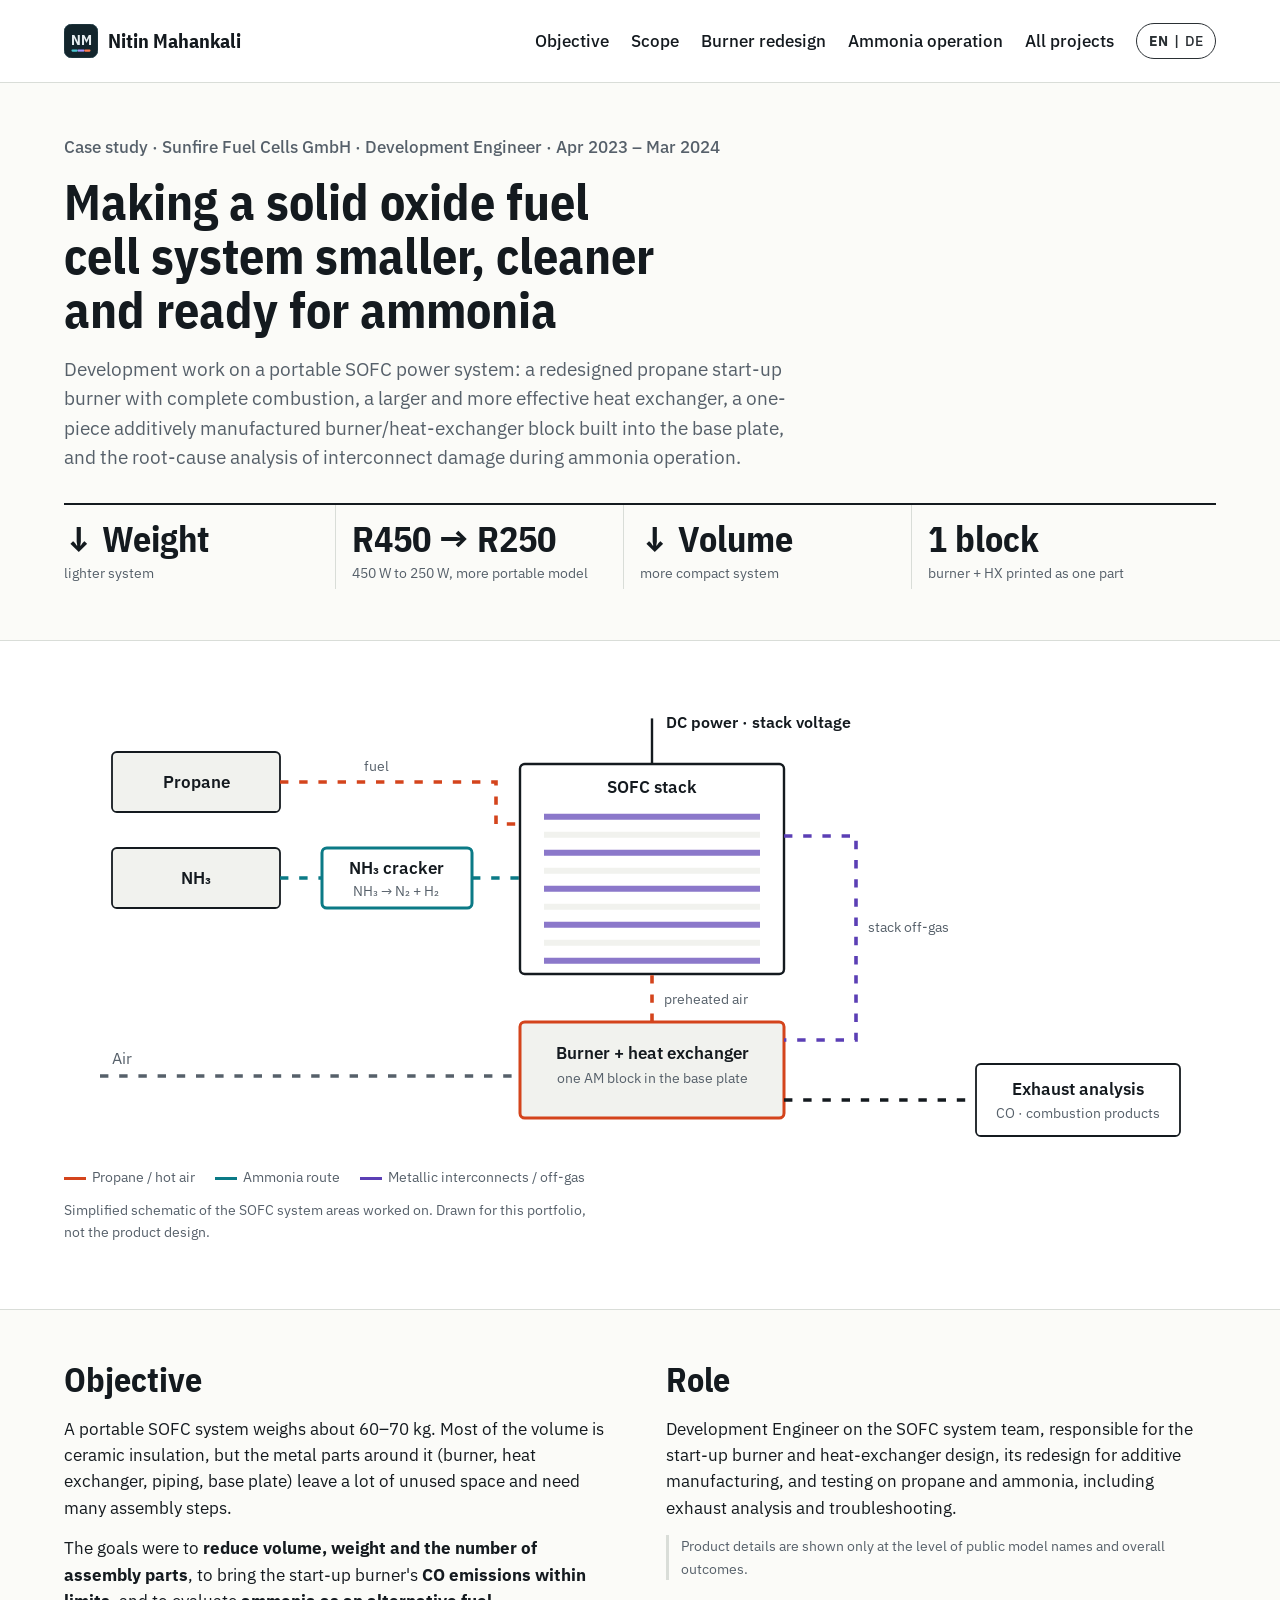
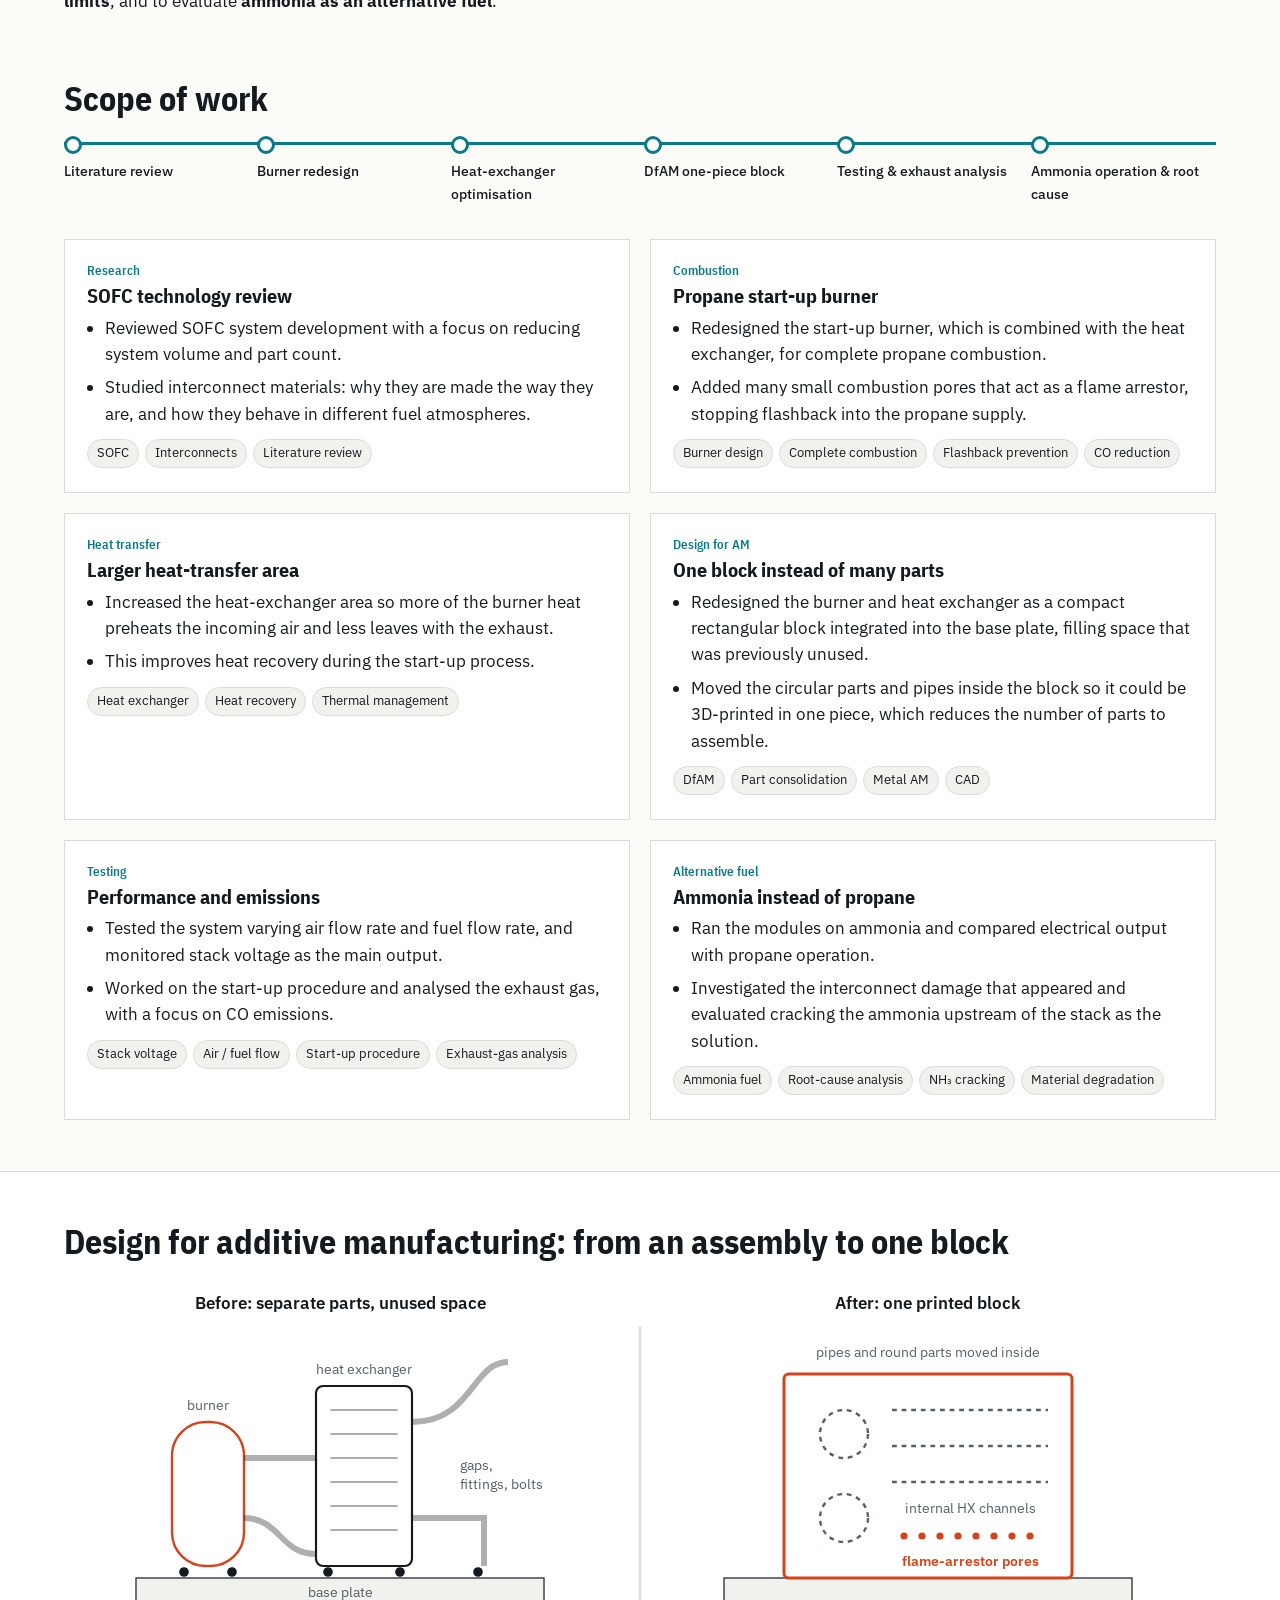
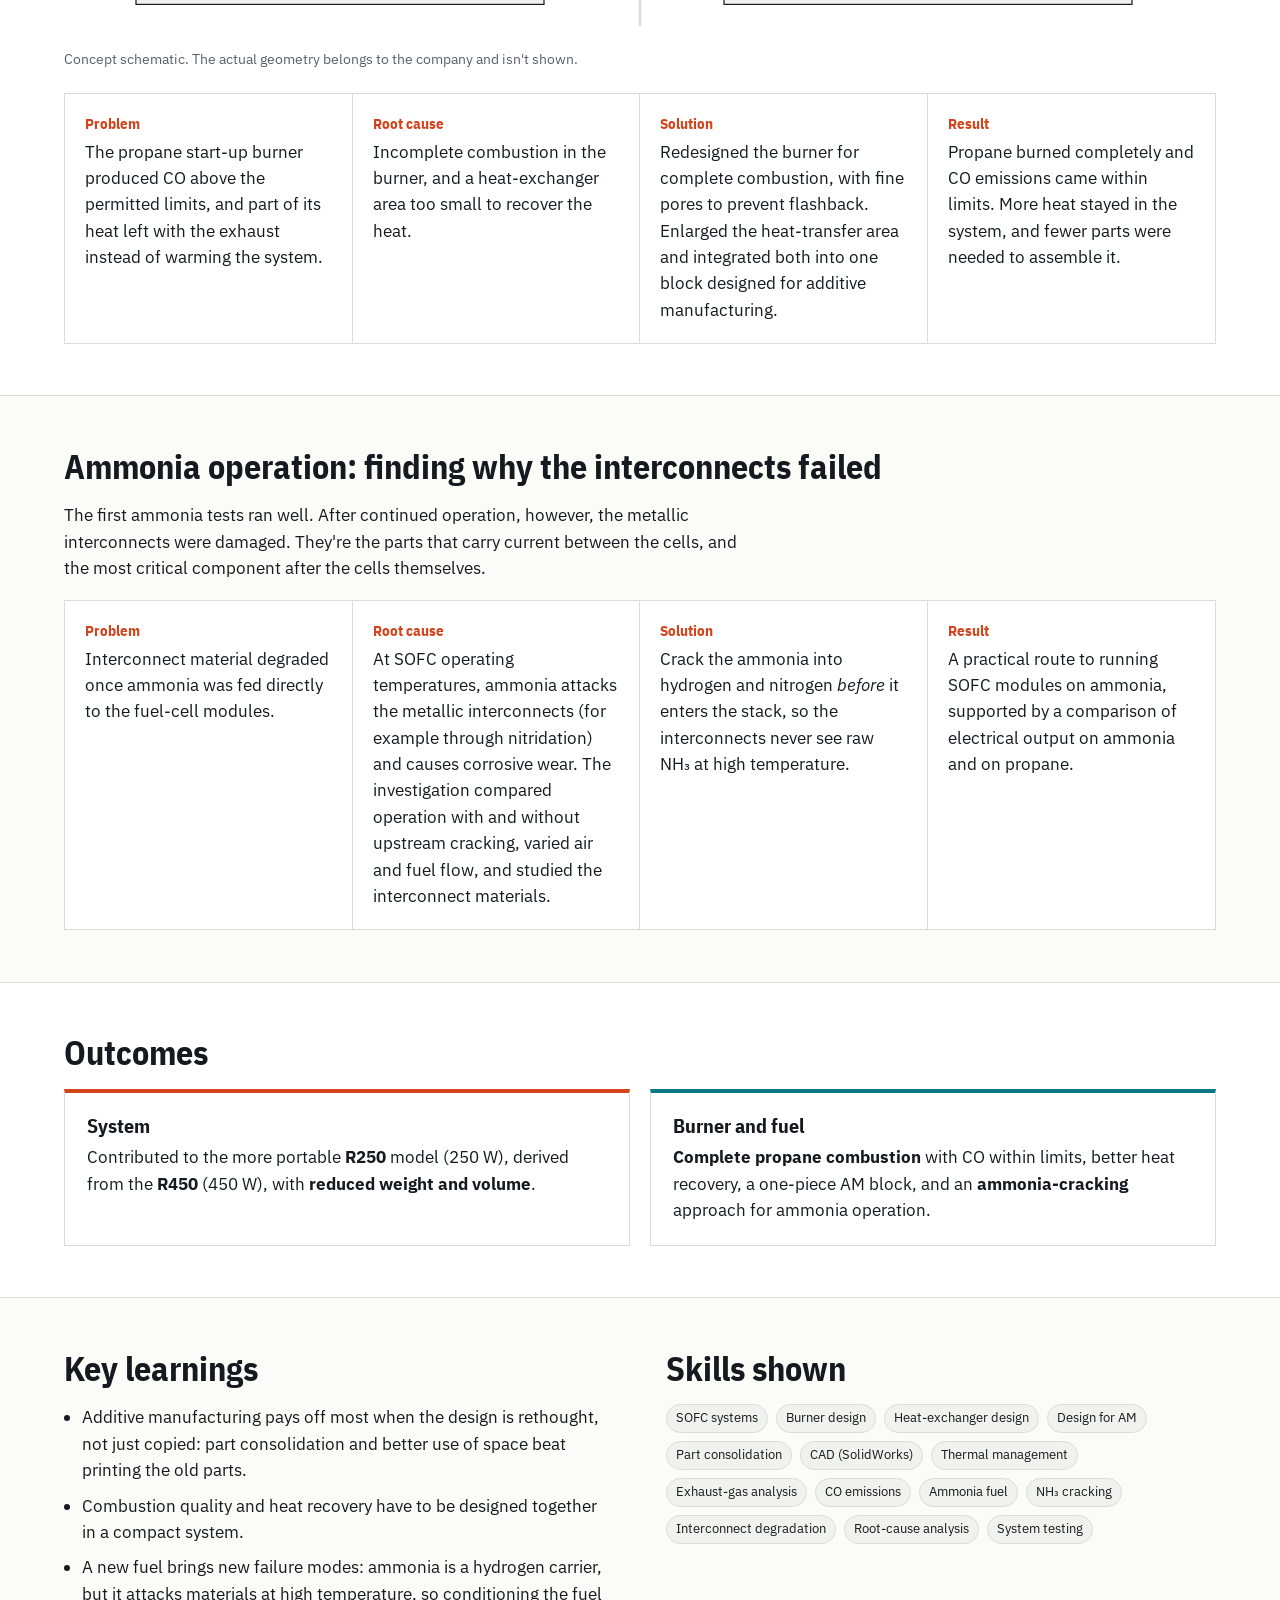
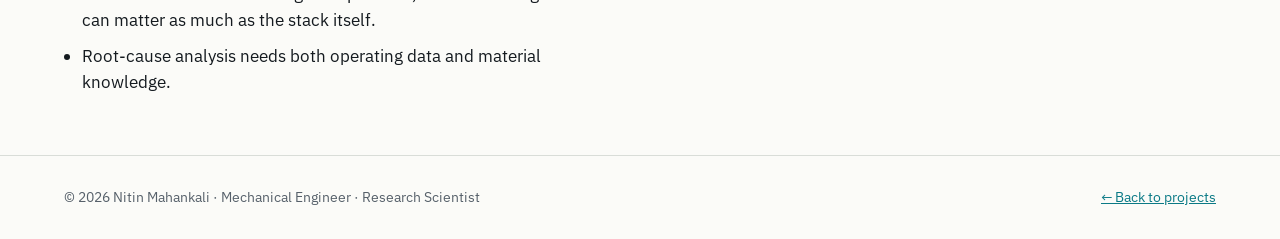
<file: projects/fuel-cell.html>
<!DOCTYPE html>
<html lang="en">
<head>
<meta charset="utf-8">
<meta name="viewport" content="width=device-width, initial-scale=1">
<title>SOFC System Development | Nitin Mahankali</title>
<link rel="icon" href="data:image/svg+xml,%3Csvg xmlns='http://www.w3.org/2000/svg' viewBox='0 0 64 64'%3E%3Crect width='64' height='64' rx='15' fill='%2313252c' stroke='%232c4a54' stroke-width='1.5'/%3E%3Ctext x='32' y='40' text-anchor='middle' font-family='IBM Plex Sans Condensed, Arial Narrow, Arial, sans-serif' font-weight='700' font-size='28' letter-spacing='-0.5' fill='%23e8eff1'%3ENM%3C/text%3E%3Crect x='14' y='48' width='12' height='4' rx='2' fill='%234cc6d1'/%3E%3Crect x='26' y='48' width='12' height='4' fill='%23a993ff'/%3E%3Crect x='38' y='48' width='12' height='4' rx='2' fill='%23ff7a52'/%3E%3C/svg%3E">
<link rel="alternate" hreflang="en" href="https://nitin14999.github.io/Nitin_Mahankali/projects/fuel-cell.html">
<link rel="alternate" hreflang="de" href="https://nitin14999.github.io/Nitin_Mahankali/de/projects/fuel-cell.html">
<link rel="alternate" hreflang="x-default" href="https://nitin14999.github.io/Nitin_Mahankali/projects/fuel-cell.html">
<meta name="description" content="Case study: SOFC system development at Sunfire: propane start-up burner redesign, heat-exchanger optimisation, design for additive manufacturing, and ammonia operation with root-cause analysis.">
<link rel="preconnect" href="https://fonts.googleapis.com">
<link href="https://fonts.googleapis.com/css2?family=IBM+Plex+Sans+Condensed:wght@600;700&family=IBM+Plex+Sans:wght@400;500;600&display=swap" rel="stylesheet">
<style>
/* VOICE: a confident engineering case study, factual, first person, no fluff.
   IDEA: a process engineering drawing sheet: line colours, title block, tag labels.
   PICTURE: the pilot-plant process loop drawn as a live block flow diagram with gas moving through it.
   COLOUR and TYPE: drawing-paper white, ink, H2 vermilion, N2 teal, NH3 violet; IBM Plex Sans Condensed + Plex Sans.
   LAYOUT: headline + key figures, then the diagram full width, then phases, decisions, story, model, skills. */
:root{color-scheme:light dark;
--bg:light-dark(#fbfbf8,#0f1418);--paper:light-dark(#ffffff,#151c21);--ink:light-dark(#141a1f,#e9edef);
--mute:light-dark(#56606a,#9aa6ae);--rule:light-dark(#d9ddd8,#2a343b);
--h2:light-dark(#d4441c,#ff7a52);--n2:light-dark(#0b7a86,#4cc6d1);--nh3:light-dark(#5b3fb5,#a993ff);--soft:light-dark(#f1f2ee,#1b2329)}
:root[data-theme=light]{color-scheme:light}:root[data-theme=dark]{color-scheme:dark}
*{box-sizing:border-box;min-width:0}
body{margin:0;background:var(--bg);color:var(--ink);font:16.5px/1.6 "IBM Plex Sans",system-ui,sans-serif;overflow-x:clip}
h1,h2,h3{font-family:"IBM Plex Sans Condensed","IBM Plex Sans",sans-serif;line-height:1.08;text-wrap:balance;margin:0}
h1{font-size:clamp(32px,4.6vw,50px);max-width:26ch}
h2{font-size:clamp(26px,3vw,34px);margin-bottom:18px}
h3{font-size:20px;margin-bottom:8px}
p{margin:0 0 14px;max-width:68ch}
a{color:var(--n2)}
.band{padding:clamp(28px,4vw,64px) max(5vw,16px)}
.wrap{max-width:1240px;margin:0 auto}
.paper{background:var(--paper);border-block:1px solid var(--rule)}
nav{display:flex;flex-wrap:wrap;gap:8px 22px;align-items:center;padding:14px max(5vw,16px);border-bottom:1px solid var(--rule);background:var(--paper)}
nav a{color:var(--ink);text-decoration:none;font-weight:500;padding:10px 0}
nav .logo{font-family:"IBM Plex Sans Condensed","IBM Plex Sans",sans-serif;font-weight:700;font-size:20px;margin-right:auto}
.kicker{color:var(--mute);font-weight:500;margin-bottom:14px}
.lede{font-size:18.5px;color:var(--mute);margin-top:18px}
.figs{display:grid;grid-template-columns:repeat(4,minmax(0,1fr));gap:0;margin-top:30px;border-top:2px solid var(--ink)}
.figs div{padding:14px 16px 4px 0;border-right:1px solid var(--rule);margin-right:16px}
.figs div:last-child{border:0}
.figs b{display:block;font:700 clamp(26px,3.2vw,36px)/1.1 "IBM Plex Sans Condensed","IBM Plex Sans",sans-serif;white-space:nowrap}
.figs span{color:var(--mute);font-size:14px}
.scroll{overflow-x:auto}
.diagram{min-width:720px}
.diagram svg{width:100%;height:auto;display:block}
.cap{color:var(--mute);font-size:14px;margin-top:10px}
.flow{stroke-dasharray:7 9;animation:run 1.6s linear infinite}
@keyframes run{to{stroke-dashoffset:-32}}
.legend{display:flex;flex-wrap:wrap;gap:6px 20px;font-size:14px;color:var(--mute);margin-top:6px}
.legend i{display:inline-block;width:22px;height:3px;vertical-align:middle;margin-right:6px}
.two{display:grid;grid-template-columns:minmax(0,1fr) minmax(0,1fr);gap:clamp(24px,4vw,56px)}
.phases{display:grid;grid-template-columns:repeat(2,minmax(0,1fr));gap:20px}
.phase{background:var(--paper);border:1px solid var(--rule);padding:22px 22px 10px}
.phase .tag{font:600 13px "IBM Plex Sans Condensed","IBM Plex Sans",sans-serif;color:var(--n2);margin-bottom:6px}
.phase ul{margin:0 0 12px;padding-left:18px}.phase li{margin-bottom:7px}
.kw{display:flex;flex-wrap:wrap;gap:6px;margin:4px 0 14px}
.kw span,.skills span{font-size:13px;border:1px solid var(--rule);padding:3px 9px;border-radius:99px;background:var(--soft)}
.decide{display:grid;grid-template-columns:repeat(3,minmax(0,1fr));gap:20px}
.decide div{border-top:3px solid var(--nh3);padding-top:14px}
.story{display:grid;grid-template-columns:repeat(4,minmax(0,1fr));gap:0;border:1px solid var(--rule);background:var(--paper)}
.story div{padding:20px;border-right:1px solid var(--rule)}.story div:last-child{border:0}
.story b{display:block;font:700 15px "IBM Plex Sans Condensed","IBM Plex Sans",sans-serif;margin-bottom:6px;color:var(--h2)}
.doe{display:grid;grid-template-columns:minmax(0,1fr) 56px minmax(0,1fr);align-items:center;gap:10px}
.col{display:grid;gap:10px}
.col div{background:var(--paper);border:1px solid var(--rule);padding:12px 14px;font-weight:500}
.col small{display:block;color:var(--mute);font-weight:400;font-size:14px}
.arrow{font-size:30px;text-align:center;color:var(--mute)}
.model{display:grid;gap:14px}
.eq{display:grid;grid-template-columns:repeat(6,minmax(0,1fr));gap:10px}
.eq div{background:var(--paper);border:1px solid var(--rule);padding:12px 10px;text-align:center;font-weight:500;font-size:15px}
.plant{background:var(--ink);color:var(--bg);padding:16px 18px;text-align:center;font:600 18px "IBM Plex Sans Condensed","IBM Plex Sans",sans-serif}
.valid{border:2px dashed var(--h2);padding:12px 16px;text-align:center;font-weight:500}
.timeline{position:relative;display:grid;grid-template-columns:repeat(8,minmax(0,1fr));gap:8px;padding-top:26px}
.timeline:before{content:"";position:absolute;top:8px;left:0;height:3px;width:var(--w,0%);background:var(--n2);transition:width 1.6s ease}
.timeline div{font-size:14px;font-weight:500;position:relative}
.timeline div:before{content:"";position:absolute;top:-24px;left:0;width:12px;height:12px;border-radius:50%;background:var(--paper);border:3px solid var(--n2)}
.skills{display:flex;flex-wrap:wrap;gap:8px}
.note{font-size:14px;color:var(--mute);border-left:3px solid var(--rule);padding-left:12px}
.reveal{opacity:0;transform:translateY(22px);transition:opacity .7s ease,transform .7s ease}
.reveal.in{opacity:1;transform:none}
footer{padding:30px max(5vw,16px);border-top:1px solid var(--rule);color:var(--mute);font-size:14px;display:flex;flex-wrap:wrap;justify-content:space-between;gap:10px}
@media(max-width:900px){.phases,.two,.decide{grid-template-columns:minmax(0,1fr)}.story{grid-template-columns:repeat(2,minmax(0,1fr))}.story div:nth-child(2){border-right:0}.story div{border-bottom:1px solid var(--rule)}.eq{grid-template-columns:repeat(3,minmax(0,1fr))}.timeline{grid-template-columns:repeat(4,minmax(0,1fr));row-gap:40px}.timeline:before{display:none}}
@media(max-width:600px){.figs{grid-template-columns:repeat(2,minmax(0,1fr))}.figs div:nth-child(2){border:0}.story{grid-template-columns:minmax(0,1fr)}.story div{border-right:0}.doe{grid-template-columns:minmax(0,1fr)}.arrow{transform:rotate(90deg)}.eq{grid-template-columns:repeat(2,minmax(0,1fr))}.timeline{grid-template-columns:repeat(2,minmax(0,1fr))}}
@media(prefers-reduced-motion:reduce){.flow{animation:none}.reveal{opacity:1;transform:none;transition:none}.timeline:before{transition:none}}
.t6{grid-template-columns:repeat(6,minmax(0,1fr))}
.pool{animation:glow 1.4s ease-in-out infinite}
@keyframes glow{50%{opacity:.45}}
.cmp{display:grid;grid-template-columns:minmax(0,1fr) minmax(0,1fr);gap:20px}
.cmp>div{background:var(--paper);border:1px solid var(--rule);padding:22px 22px 8px}
.cmp .c1{border-top:4px solid var(--h2)}.cmp .c2{border-top:4px solid var(--n2)}
.small{font-size:14px;color:var(--mute)}
.learn{padding-left:18px;margin:0}.learn li{margin-bottom:9px}
@media(max-width:900px){.t6{grid-template-columns:repeat(3,minmax(0,1fr))}}
@media(max-width:600px){.cmp,.t6{grid-template-columns:minmax(0,1fr)}.t6{grid-template-columns:repeat(2,minmax(0,1fr))}}
@media(prefers-reduced-motion:reduce){.pool{animation:none}}
</style>
</head>
<body>
<nav>
<a class="logo" href="https://nitin14999.github.io/Nitin_Mahankali/" aria-label="Nitin Mahankali, home" style="display:flex;align-items:center;gap:10px;text-decoration:none"><svg viewBox="0 0 64 64" width="34" height="34" aria-hidden="true"><rect width="64" height="64" rx="15" fill="#13252c" stroke="#2c4a54" stroke-width="1.5"/><text x="32" y="40" text-anchor="middle" font-family="IBM Plex Sans Condensed, Arial Narrow, Arial, sans-serif" font-weight="700" font-size="28" letter-spacing="-0.5" fill="#e8eff1">NM</text><rect x="14" y="48" width="12" height="4" rx="2" fill="#4cc6d1"/><rect x="26" y="48" width="12" height="4" fill="#a993ff"/><rect x="38" y="48" width="12" height="4" rx="2" fill="#ff7a52"/></svg>Nitin Mahankali</a>
<a href="#objective">Objective</a><a href="#scope">Scope</a><a href="#burner">Burner redesign</a><a href="#ammonia">Ammonia operation</a>
<a href="https://nitin14999.github.io/Nitin_Mahankali/#projects">All projects</a>
<span class="lang" style="display:inline-flex;align-items:center;gap:6px;font-weight:600;font-size:14px;border:1px solid currentColor;border-radius:99px;padding:6px 12px;opacity:.9"><b>EN</b><span aria-hidden="true">|</span><a href="../de/projects/fuel-cell.html" hreflang="de" lang="de" style="text-decoration:none;padding:0" aria-label="Deutsche Version">DE</a></span>
</nav>

<header class="band">
<div class="wrap">
<div class="kicker">Case study · Sunfire Fuel Cells GmbH · Development Engineer · Apr 2023 – Mar 2024</div>
<h1>Making a solid oxide fuel cell system smaller, cleaner and ready for ammonia</h1>
<p class="lede">Development work on a portable SOFC power system: a redesigned propane start-up burner with complete combustion, a larger and more effective heat exchanger, a one-piece additively manufactured burner/heat-exchanger block built into the base plate, and the root-cause analysis of interconnect damage during ammonia operation.</p>
<div class="figs">
<div><b>↓ Weight</b><span>lighter system</span></div>
<div><b>R450 → R250</b><span>450 W to 250 W, more portable model</span></div>
<div><b>↓ Volume</b><span>more compact system</span></div>
<div><b>1 block</b><span>burner + HX printed as one part</span></div>
</div>
</div>
</header>

<section class="band paper" aria-label="SOFC system overview">
<div class="wrap">
<div class="scroll"><div class="diagram">
<svg viewBox="0 0 960 390" role="img" aria-label="SOFC system: propane, or ammonia after a cracker, feeds the stack; air is preheated in the burner and heat-exchanger block; stack off-gas is burned in the block; exhaust goes to gas analysis">
<g font-family="IBM Plex Sans, sans-serif" font-size="14" fill="var(--ink)">
<rect x="40" y="50" width="140" height="50" rx="4" fill="var(--soft)" stroke="var(--ink)" stroke-width="1.5"/>
<text x="110" y="80" text-anchor="middle" font-weight="600">Propane</text>
<rect x="40" y="130" width="140" height="50" rx="4" fill="var(--soft)" stroke="var(--ink)" stroke-width="1.5"/>
<text x="110" y="160" text-anchor="middle" font-weight="600">NH₃</text>
<rect x="215" y="130" width="125" height="50" rx="4" fill="var(--paper)" stroke="var(--n2)" stroke-width="2.5"/>
<text x="277" y="152" text-anchor="middle" font-weight="600">NH₃ cracker</text>
<text x="277" y="170" text-anchor="middle" font-size="12" fill="var(--mute)">NH₃ → N₂ + H₂</text>
<path class="flow" d="M180 155H215" fill="none" stroke="var(--n2)" stroke-width="3"/>
<path class="flow" d="M340 155H380" fill="none" stroke="var(--n2)" stroke-width="3"/>
<path class="flow" d="M180 75H360V110H380" fill="none" stroke="var(--h2)" stroke-width="3"/>
<text x="250" y="66" font-size="12" fill="var(--mute)">fuel</text>
<!-- stack -->
<rect x="380" y="60" width="220" height="175" rx="4" fill="var(--paper)" stroke="var(--ink)" stroke-width="2"/>
<text x="490" y="84" text-anchor="middle" font-weight="600">SOFC stack</text>
<g stroke-width="5">
<path d="M400 104H580M400 134H580M400 164H580M400 194H580M400 224H580" stroke="var(--nh3)" opacity=".7"/>
<path d="M400 119H580M400 149H580M400 179H580M400 209H580" stroke="var(--soft)"/>
</g>
<path d="M490 60V22" stroke="var(--ink)" stroke-width="2"/>
<text x="502" y="30" font-size="13" font-weight="600">DC power · stack voltage</text>
<!-- burner hx block -->
<rect x="380" y="275" width="220" height="80" rx="4" fill="var(--soft)" stroke="var(--h2)" stroke-width="2.5"/>
<text x="490" y="306" text-anchor="middle" font-weight="600">Burner + heat exchanger</text>
<text x="490" y="326" text-anchor="middle" font-size="12" fill="var(--mute)">one AM block in the base plate</text>
<path class="flow" d="M30 320H380" fill="none" stroke="var(--mute)" stroke-width="3"/>
<text x="40" y="310" font-size="13" fill="var(--mute)">Air</text>
<path class="flow" d="M490 275V235" fill="none" stroke="var(--h2)" stroke-width="3"/>
<text x="500" y="260" font-size="12" fill="var(--mute)">preheated air</text>
<path class="flow" d="M600 120H660V290H600" fill="none" stroke="var(--nh3)" stroke-width="3"/>
<text x="670" y="200" font-size="12" fill="var(--mute)">stack off-gas</text>
<path class="flow" d="M600 340H760" fill="none" stroke="var(--ink)" stroke-width="3"/>
<rect x="760" y="310" width="170" height="60" rx="4" fill="var(--paper)" stroke="var(--ink)" stroke-width="1.5"/>
<text x="845" y="336" text-anchor="middle" font-weight="600">Exhaust analysis</text>
<text x="845" y="355" text-anchor="middle" font-size="12" fill="var(--mute)">CO · combustion products</text>
</g>
</svg>
</div></div>
<div class="legend"><span><i style="background:var(--h2)"></i>Propane / hot air</span><span><i style="background:var(--n2)"></i>Ammonia route</span><span><i style="background:var(--nh3)"></i>Metallic interconnects / off-gas</span></div>
<p class="cap">Simplified schematic of the SOFC system areas worked on. Drawn for this portfolio, not the product design.</p>
</div>
</section>

<section class="band reveal" id="objective">
<div class="wrap two">
<div>
<h2>Objective</h2>
<p>A portable SOFC system weighs about 60–70 kg. Most of the volume is ceramic insulation, but the metal parts around it (burner, heat exchanger, piping, base plate) leave a lot of unused space and need many assembly steps.</p>
<p>The goals were to <strong>reduce volume, weight and the number of assembly parts</strong>, to bring the start-up burner's <strong>CO emissions within limits</strong>, and to evaluate <strong>ammonia as an alternative fuel</strong>.</p>
</div>
<div>
<h2>Role</h2>
<p>Development Engineer on the SOFC system team, responsible for the start-up burner and heat-exchanger design, its redesign for additive manufacturing, and testing on propane and ammonia, including exhaust analysis and troubleshooting.</p>
<p class="note">Product details are shown only at the level of public model names and overall outcomes.</p>
</div>
</div>
</section>

<section class="band reveal" id="scope" style="padding-top:0">
<div class="wrap">
<h2>Scope of work</h2>
<div class="timeline t6" id="tl">
<div>Literature review</div><div>Burner redesign</div><div>Heat-exchanger optimisation</div><div>DfAM one-piece block</div><div>Testing &amp; exhaust analysis</div><div>Ammonia operation &amp; root cause</div>
</div>
<div class="phases" style="margin-top:34px">
<div class="phase reveal"><div class="tag">Research</div><h3>SOFC technology review</h3>
<ul><li>Reviewed SOFC system development with a focus on reducing system volume and part count.</li>
<li>Studied interconnect materials: why they are made the way they are, and how they behave in different fuel atmospheres.</li></ul>
<div class="kw"><span>SOFC</span><span>Interconnects</span><span>Literature review</span></div></div>

<div class="phase reveal"><div class="tag">Combustion</div><h3>Propane start-up burner</h3>
<ul><li>Redesigned the start-up burner, which is combined with the heat exchanger, for complete propane combustion.</li>
<li>Added many small combustion pores that act as a flame arrestor, stopping flashback into the propane supply.</li></ul>
<div class="kw"><span>Burner design</span><span>Complete combustion</span><span>Flashback prevention</span><span>CO reduction</span></div></div>

<div class="phase reveal"><div class="tag">Heat transfer</div><h3>Larger heat-transfer area</h3>
<ul><li>Increased the heat-exchanger area so more of the burner heat preheats the incoming air and less leaves with the exhaust.</li>
<li>This improves heat recovery during the start-up process.</li></ul>
<div class="kw"><span>Heat exchanger</span><span>Heat recovery</span><span>Thermal management</span></div></div>

<div class="phase reveal"><div class="tag">Design for AM</div><h3>One block instead of many parts</h3>
<ul><li>Redesigned the burner and heat exchanger as a compact rectangular block integrated into the base plate, filling space that was previously unused.</li>
<li>Moved the circular parts and pipes inside the block so it could be 3D-printed in one piece, which reduces the number of parts to assemble.</li></ul>
<div class="kw"><span>DfAM</span><span>Part consolidation</span><span>Metal AM</span><span>CAD</span></div></div>

<div class="phase reveal"><div class="tag">Testing</div><h3>Performance and emissions</h3>
<ul><li>Tested the system varying air flow rate and fuel flow rate, and monitored stack voltage as the main output.</li>
<li>Worked on the start-up procedure and analysed the exhaust gas, with a focus on CO emissions.</li></ul>
<div class="kw"><span>Stack voltage</span><span>Air / fuel flow</span><span>Start-up procedure</span><span>Exhaust-gas analysis</span></div></div>

<div class="phase reveal"><div class="tag">Alternative fuel</div><h3>Ammonia instead of propane</h3>
<ul><li>Ran the modules on ammonia and compared electrical output with propane operation.</li>
<li>Investigated the interconnect damage that appeared and evaluated cracking the ammonia upstream of the stack as the solution.</li></ul>
<div class="kw"><span>Ammonia fuel</span><span>Root-cause analysis</span><span>NH₃ cracking</span><span>Material degradation</span></div></div>
</div>
</div>
</section>

<section class="band paper reveal" id="burner">
<div class="wrap">
<h2>Design for additive manufacturing: from an assembly to one block</h2>
<div class="scroll" style="margin:18px 0 8px"><div class="diagram">
<svg viewBox="0 0 960 300" role="img" aria-label="Before: separate burner, heat exchanger, pipes and base plate. After: one rectangular printed block in the base plate with internal channels and flame-arrestor pores.">
<g font-family="IBM Plex Sans, sans-serif" font-size="14" fill="var(--ink)">
<text x="230" y="26" text-anchor="middle" font-weight="600">Before: separate parts, unused space</text>
<text x="720" y="26" text-anchor="middle" font-weight="600">After: one printed block</text>
<line x1="480" y1="40" x2="480" y2="290" stroke="var(--rule)" stroke-width="2"/>
<rect x="60" y="250" width="340" height="22" fill="var(--soft)" stroke="var(--ink)"/>
<text x="230" y="266" text-anchor="middle" font-size="12" fill="var(--mute)">base plate</text>
<rect x="90" y="120" width="60" height="120" rx="28" fill="var(--paper)" stroke="var(--h2)" stroke-width="2"/>
<text x="120" y="110" text-anchor="middle" font-size="12" fill="var(--mute)">burner</text>
<rect x="210" y="90" width="80" height="150" rx="6" fill="var(--paper)" stroke="var(--ink)" stroke-width="1.8"/>
<path d="M222 110H278M222 130H278M222 150H278M222 170H278M222 190H278M222 210H278" stroke="var(--mute)"/>
<text x="250" y="80" text-anchor="middle" font-size="12" fill="var(--mute)">heat exchanger</text>
<path d="M150 150H210M150 200C180 200 180 230 210 230M290 120C340 120 340 70 370 70M290 200H350V240" fill="none" stroke="var(--ink)" stroke-width="5" opacity=".35"/>
<g fill="var(--ink)"><circle cx="100" cy="245" r="4"/><circle cx="140" cy="245" r="4"/><circle cx="220" cy="245" r="4"/><circle cx="280" cy="245" r="4"/><circle cx="345" cy="245" r="4"/></g>
<text x="330" y="160" font-size="12" fill="var(--mute)">gaps,</text><text x="330" y="176" font-size="12" fill="var(--mute)">fittings, bolts</text>
<rect x="550" y="250" width="340" height="22" fill="var(--soft)" stroke="var(--ink)"/>
<rect x="600" y="80" width="240" height="170" rx="4" fill="var(--paper)" stroke="var(--h2)" stroke-width="2.5"/>
<g fill="none" stroke="var(--mute)" stroke-width="2" stroke-dasharray="4 4"><circle cx="650" cy="130" r="20"/><circle cx="650" cy="200" r="20"/><path d="M690 110H820M690 140H820M690 170H820"/></g>
<g fill="var(--h2)"><circle cx="700" cy="215" r="3"/><circle cx="715" cy="215" r="3"/><circle cx="730" cy="215" r="3"/><circle cx="745" cy="215" r="3"/><circle cx="760" cy="215" r="3"/><circle cx="775" cy="215" r="3"/><circle cx="790" cy="215" r="3"/><circle cx="805" cy="215" r="3"/></g>
<text x="755" y="240" text-anchor="middle" font-size="12" fill="var(--h2)" font-weight="600">flame-arrestor pores</text>
<text x="755" y="196" text-anchor="middle" font-size="12" fill="var(--mute)">internal HX channels</text>
<text x="720" y="66" text-anchor="middle" font-size="12" fill="var(--mute)">pipes and round parts moved inside</text>
</g>
</svg>
</div></div>
<p class="cap">Concept schematic. The actual geometry belongs to the company and isn't shown.</p>

<div class="story" style="margin-top:22px">
<div><b>Problem</b>The propane start-up burner produced CO above the permitted limits, and part of its heat left with the exhaust instead of warming the system.</div>
<div><b>Root cause</b>Incomplete combustion in the burner, and a heat-exchanger area too small to recover the heat.</div>
<div><b>Solution</b>Redesigned the burner for complete combustion, with fine pores to prevent flashback. Enlarged the heat-transfer area and integrated both into one block designed for additive manufacturing.</div>
<div><b>Result</b>Propane burned completely and CO emissions came within limits. More heat stayed in the system, and fewer parts were needed to assemble it.</div>
</div>
</div>
</section>

<section class="band reveal" id="ammonia">
<div class="wrap">
<h2>Ammonia operation: finding why the interconnects failed</h2>
<p>The first ammonia tests ran well. After continued operation, however, the metallic interconnects were damaged. They're the parts that carry current between the cells, and the most critical component after the cells themselves.</p>
<div class="story" style="margin-top:18px">
<div><b>Problem</b>Interconnect material degraded once ammonia was fed directly to the fuel-cell modules.</div>
<div><b>Root cause</b>At SOFC operating temperatures, ammonia attacks the metallic interconnects (for example through nitridation) and causes corrosive wear. The investigation compared operation with and without upstream cracking, varied air and fuel flow, and studied the interconnect materials.</div>
<div><b>Solution</b>Crack the ammonia into hydrogen and nitrogen <em>before</em> it enters the stack, so the interconnects never see raw NH₃ at high temperature.</div>
<div><b>Result</b>A practical route to running SOFC modules on ammonia, supported by a comparison of electrical output on ammonia and on propane.</div>
</div>
</div>
</section>

<section class="band paper reveal">
<div class="wrap">
<h2>Outcomes</h2>
<div class="cmp">
<div class="c1"><h3>System</h3>
<p>Contributed to the more portable <strong>R250</strong> model (250 W), derived from the <strong>R450</strong> (450 W), with <strong>reduced weight and volume</strong>.</p></div>
<div class="c2"><h3>Burner and fuel</h3>
<p><strong>Complete propane combustion</strong> with CO within limits, better heat recovery, a one-piece AM block, and an <strong>ammonia-cracking</strong> approach for ammonia operation.</p></div>
</div>
</div>
</section>

<section class="band reveal">
<div class="wrap two">
<div>
<h2>Key learnings</h2>
<ul class="learn">
<li>Additive manufacturing pays off most when the design is rethought, not just copied: part consolidation and better use of space beat printing the old parts.</li>
<li>Combustion quality and heat recovery have to be designed together in a compact system.</li>
<li>A new fuel brings new failure modes: ammonia is a hydrogen carrier, but it attacks materials at high temperature, so conditioning the fuel can matter as much as the stack itself.</li>
<li>Root-cause analysis needs both operating data and material knowledge.</li>
</ul>
</div>
<div>
<h2>Skills shown</h2>
<div class="skills"><span>SOFC systems</span><span>Burner design</span><span>Heat-exchanger design</span><span>Design for AM</span><span>Part consolidation</span><span>CAD (SolidWorks)</span><span>Thermal management</span><span>Exhaust-gas analysis</span><span>CO emissions</span><span>Ammonia fuel</span><span>NH₃ cracking</span><span>Interconnect degradation</span><span>Root-cause analysis</span><span>System testing</span></div>
</div>
</div>
</section>

<footer><span>© 2026 Nitin Mahankali · Mechanical Engineer · Research Scientist</span><a href="https://nitin14999.github.io/Nitin_Mahankali/#projects">← Back to projects</a></footer>

<script>
{
const els=document.querySelectorAll('.reveal');
const io=new IntersectionObserver(es=>{for(const e of es){if(e.isIntersecting){e.target.classList.add('in');io.unobserve(e.target)}}},{threshold:.12});
els.forEach(el=>io.observe(el));
const tl=document.getElementById('tl');
const tio=new IntersectionObserver(es=>{if(es[0].isIntersecting){tl.style.setProperty('--w','100%');tio.disconnect()}},{threshold:.5});
tio.observe(tl);
}
</script>
</body>
</html>
</file>
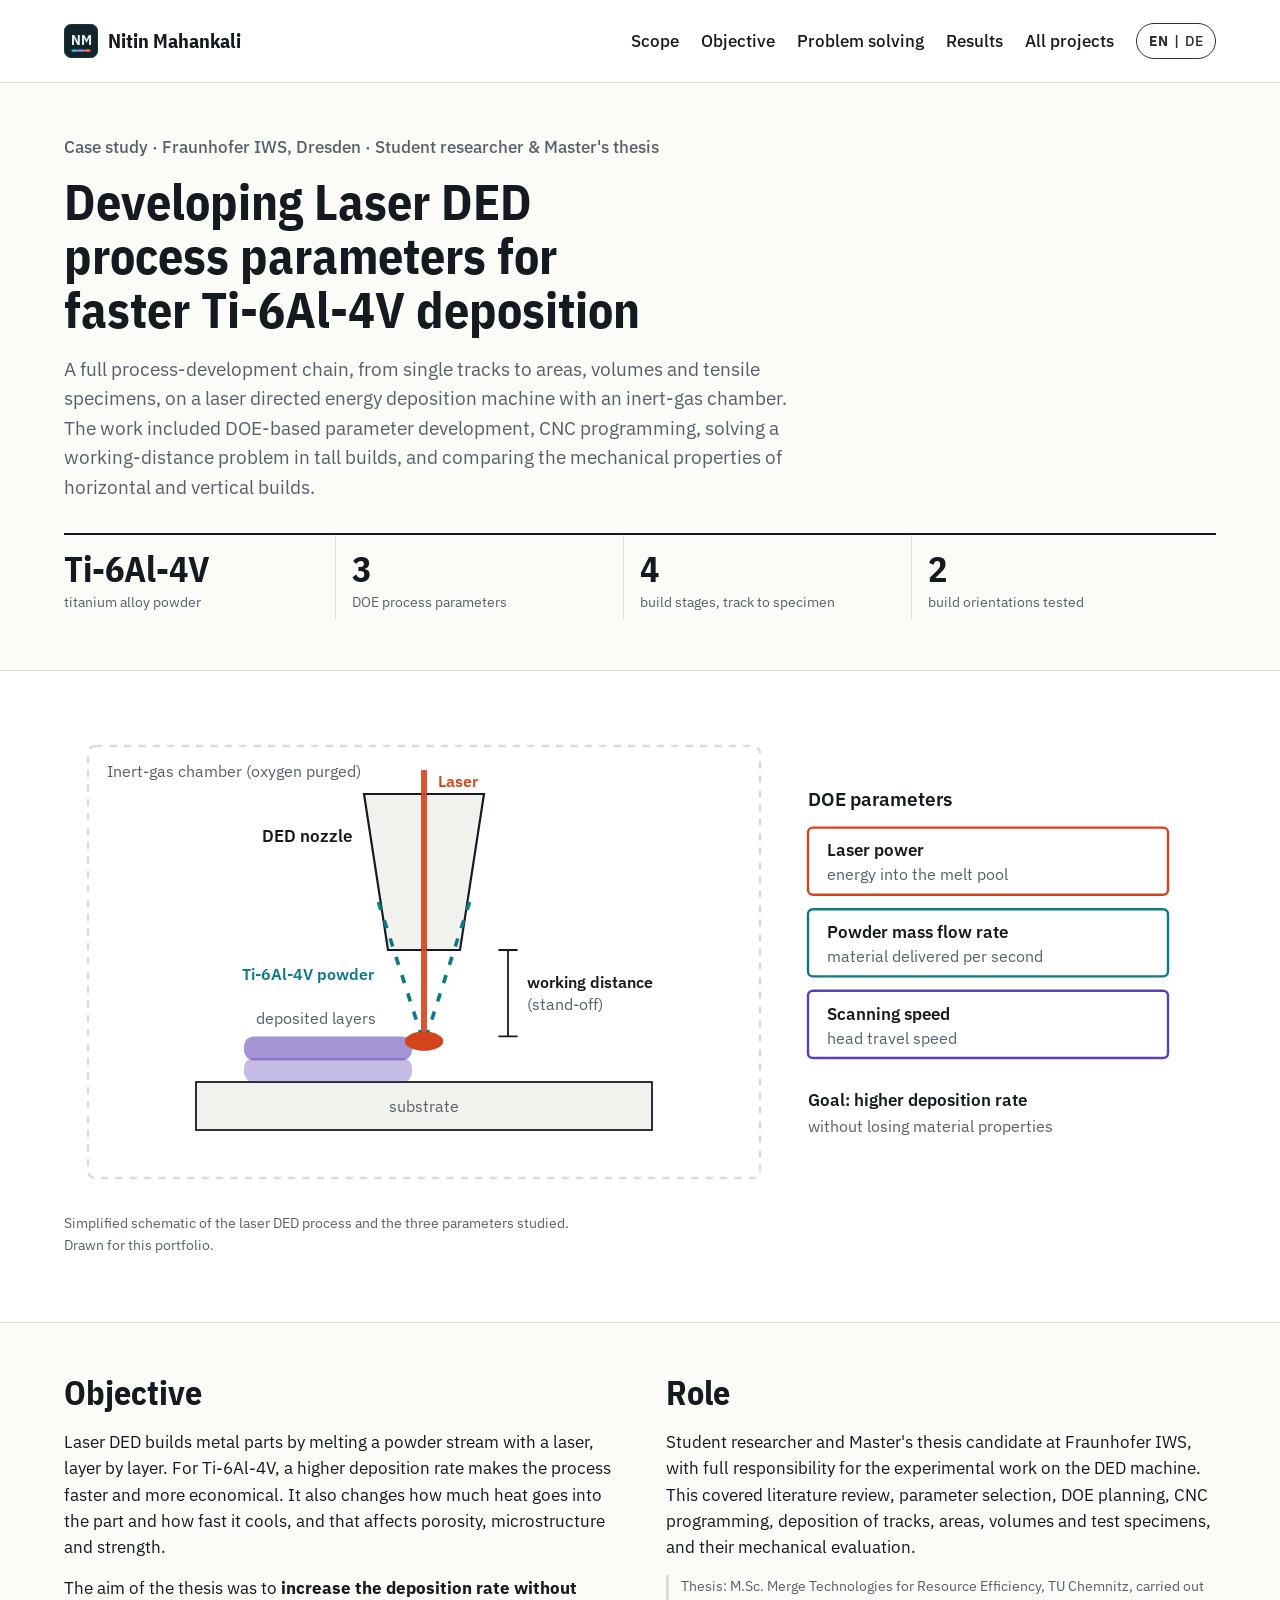
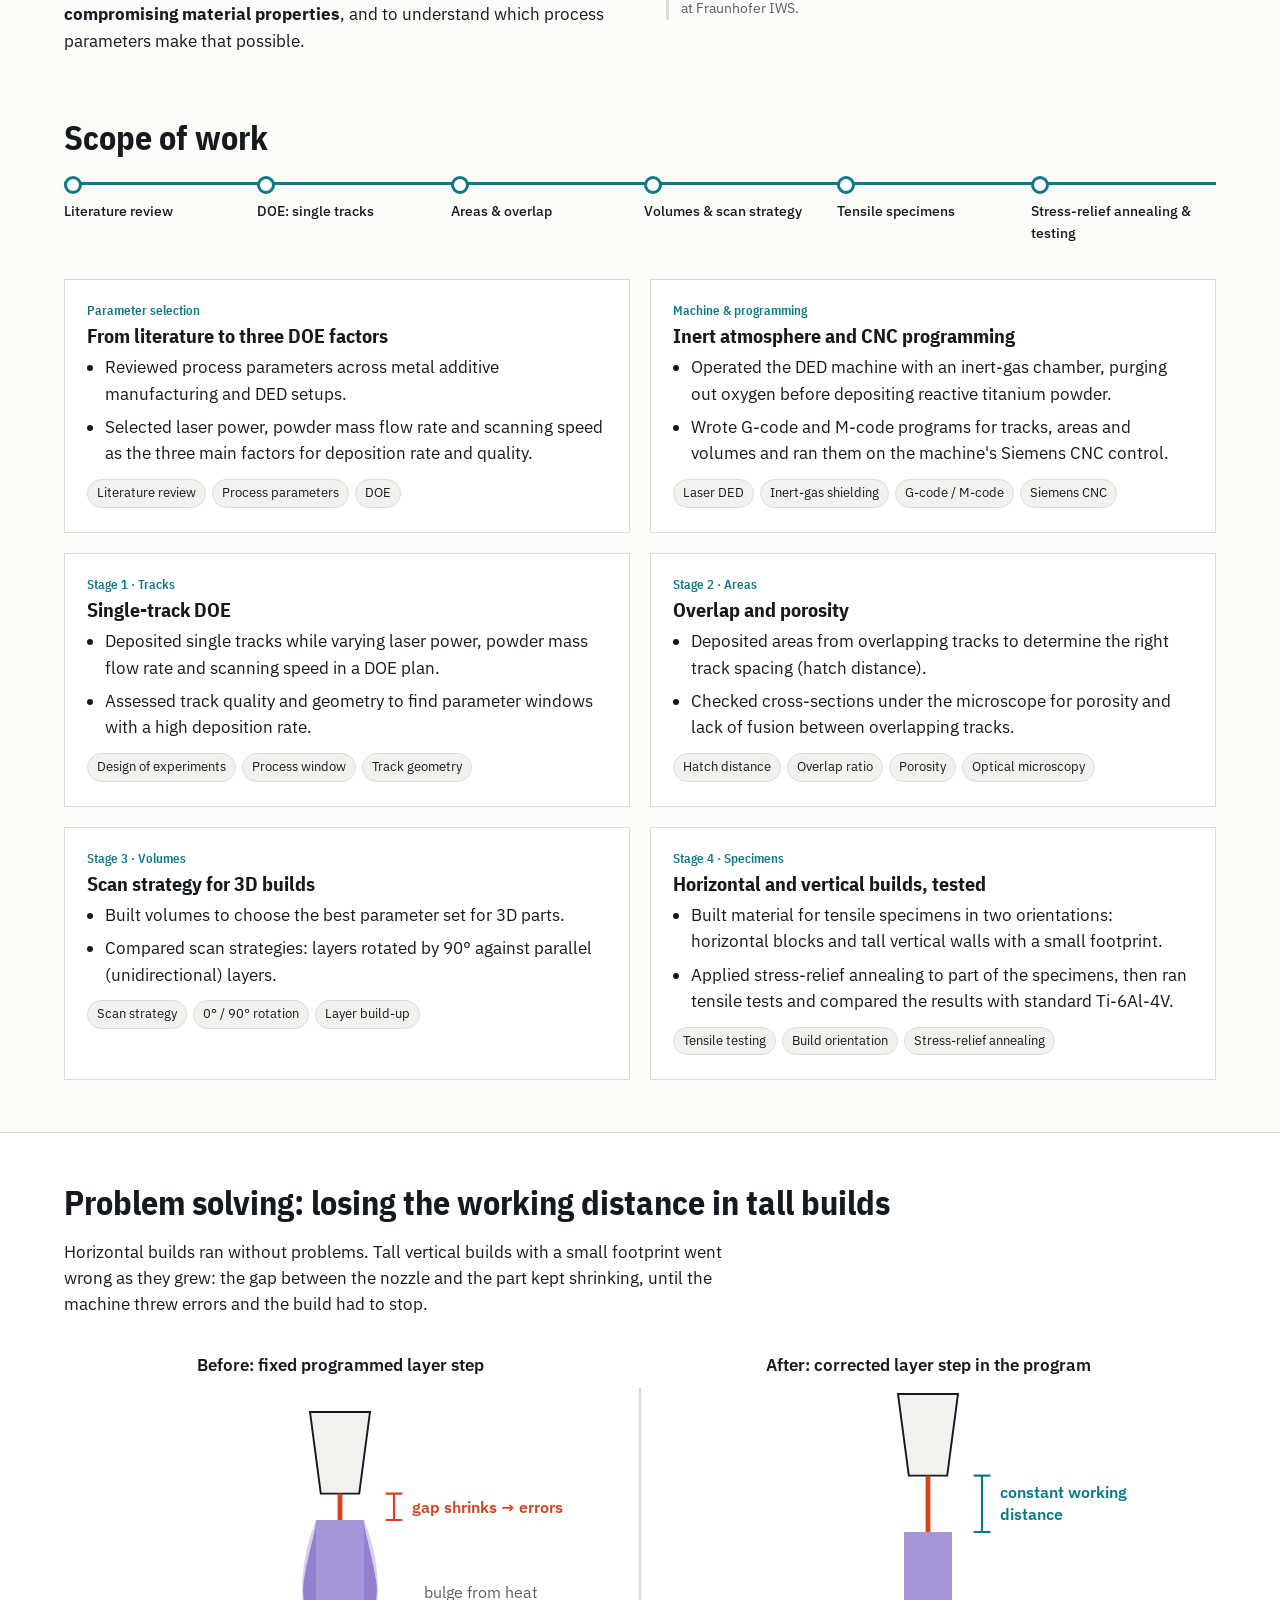
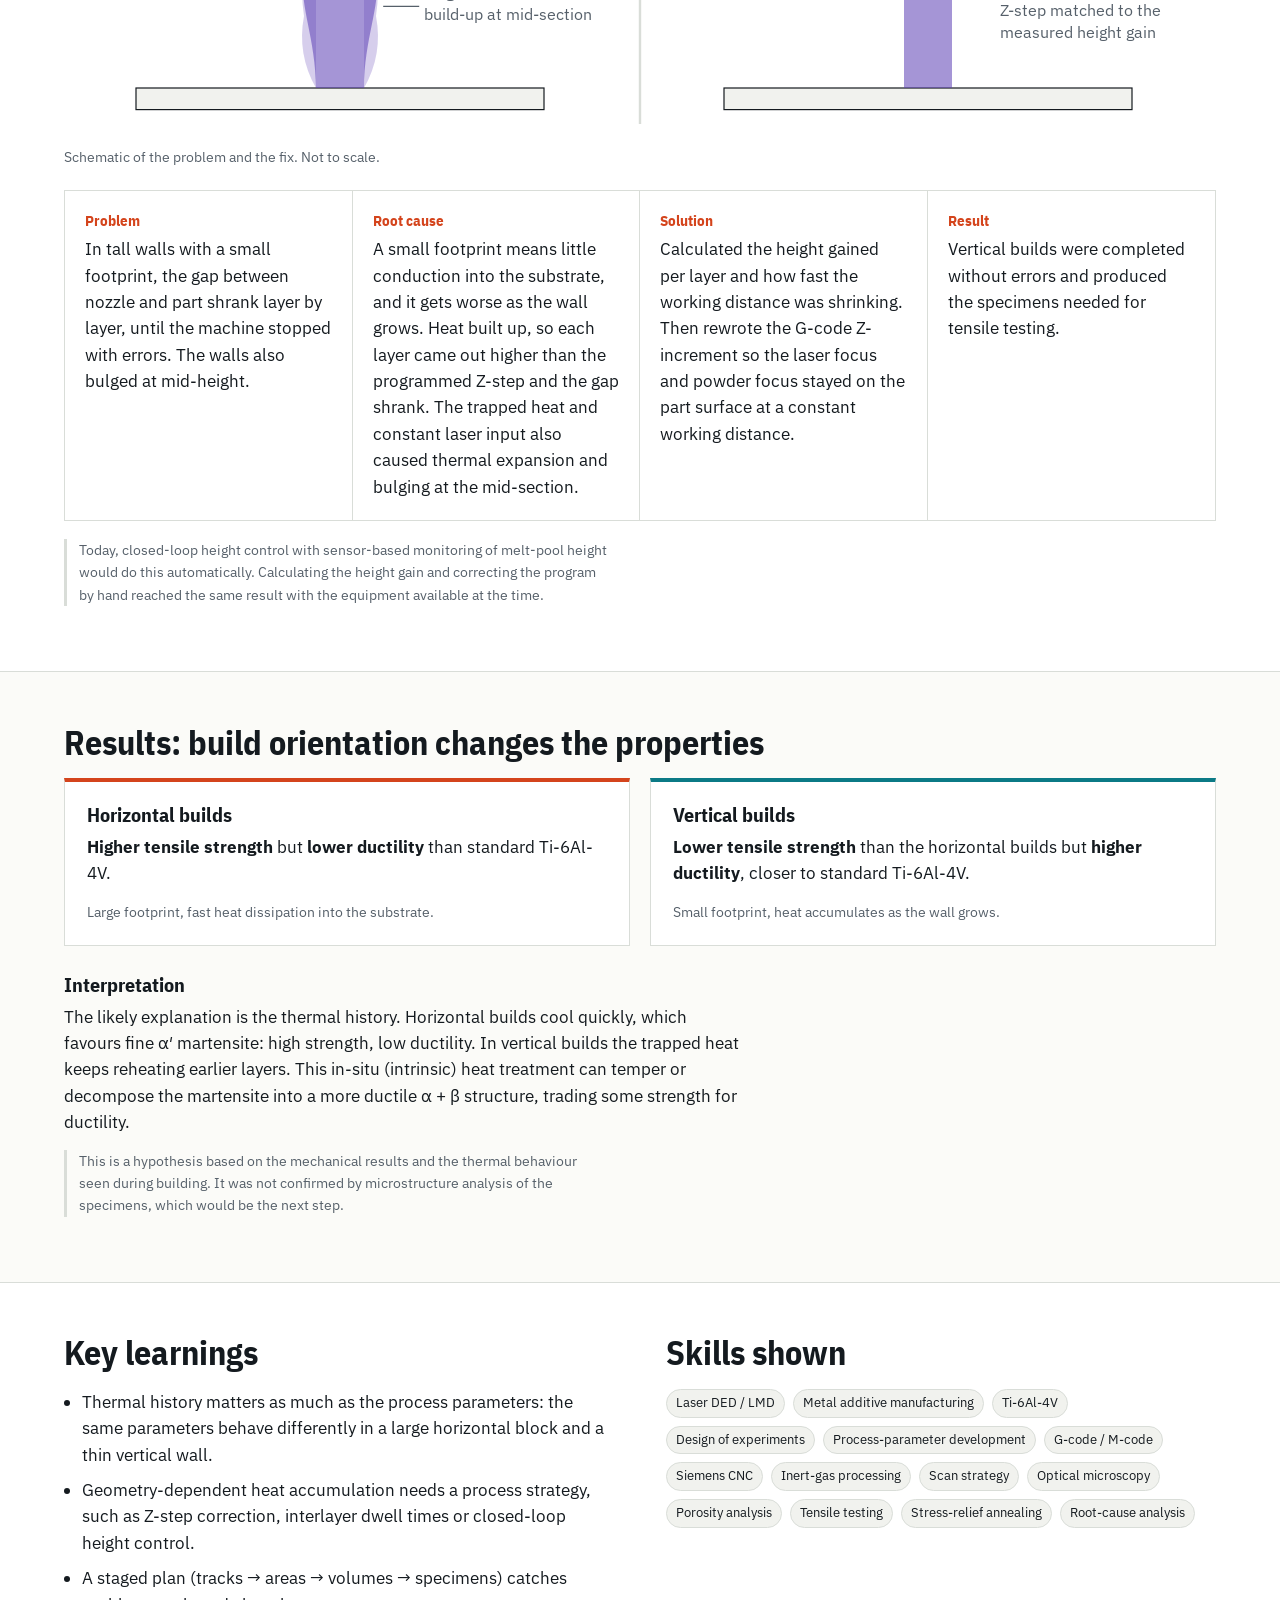
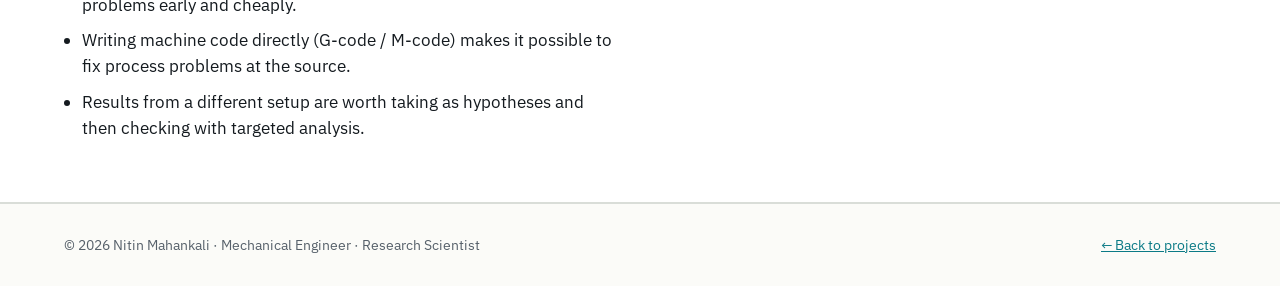
<file: projects/laser-ded.html>
<!DOCTYPE html>
<html lang="en">
<head>
<meta charset="utf-8">
<meta name="viewport" content="width=device-width, initial-scale=1">
<title>Laser DED of Ti-6Al-4V | Nitin Mahankali</title>
<link rel="icon" href="data:image/svg+xml,%3Csvg xmlns='http://www.w3.org/2000/svg' viewBox='0 0 64 64'%3E%3Crect width='64' height='64' rx='15' fill='%2313252c' stroke='%232c4a54' stroke-width='1.5'/%3E%3Ctext x='32' y='40' text-anchor='middle' font-family='IBM Plex Sans Condensed, Arial Narrow, Arial, sans-serif' font-weight='700' font-size='28' letter-spacing='-0.5' fill='%23e8eff1'%3ENM%3C/text%3E%3Crect x='14' y='48' width='12' height='4' rx='2' fill='%234cc6d1'/%3E%3Crect x='26' y='48' width='12' height='4' fill='%23a993ff'/%3E%3Crect x='38' y='48' width='12' height='4' rx='2' fill='%23ff7a52'/%3E%3C/svg%3E">
<link rel="alternate" hreflang="en" href="https://nitin14999.github.io/Nitin_Mahankali/projects/laser-ded.html">
<link rel="alternate" hreflang="de" href="https://nitin14999.github.io/Nitin_Mahankali/de/projects/laser-ded.html">
<link rel="alternate" hreflang="x-default" href="https://nitin14999.github.io/Nitin_Mahankali/projects/laser-ded.html">
<meta name="description" content="Case study: Laser directed energy deposition process development for Ti-6Al-4V at Fraunhofer IWS: DOE, CNC programming, working-distance control and orientation-dependent mechanical properties.">
<link rel="preconnect" href="https://fonts.googleapis.com">
<link href="https://fonts.googleapis.com/css2?family=IBM+Plex+Sans+Condensed:wght@600;700&family=IBM+Plex+Sans:wght@400;500;600&display=swap" rel="stylesheet">
<style>
/* VOICE: a confident engineering case study, factual, first person, no fluff.
   IDEA: a process engineering drawing sheet: line colours, title block, tag labels.
   PICTURE: the pilot-plant process loop drawn as a live block flow diagram with gas moving through it.
   COLOUR and TYPE: drawing-paper white, ink, H2 vermilion, N2 teal, NH3 violet; IBM Plex Sans Condensed + Plex Sans.
   LAYOUT: headline + key figures, then the diagram full width, then phases, decisions, story, model, skills. */
:root{color-scheme:light dark;
--bg:light-dark(#fbfbf8,#0f1418);--paper:light-dark(#ffffff,#151c21);--ink:light-dark(#141a1f,#e9edef);
--mute:light-dark(#56606a,#9aa6ae);--rule:light-dark(#d9ddd8,#2a343b);
--h2:light-dark(#d4441c,#ff7a52);--n2:light-dark(#0b7a86,#4cc6d1);--nh3:light-dark(#5b3fb5,#a993ff);--soft:light-dark(#f1f2ee,#1b2329)}
:root[data-theme=light]{color-scheme:light}:root[data-theme=dark]{color-scheme:dark}
*{box-sizing:border-box;min-width:0}
body{margin:0;background:var(--bg);color:var(--ink);font:16.5px/1.6 "IBM Plex Sans",system-ui,sans-serif;overflow-x:clip}
h1,h2,h3{font-family:"IBM Plex Sans Condensed","IBM Plex Sans",sans-serif;line-height:1.08;text-wrap:balance;margin:0}
h1{font-size:clamp(32px,4.6vw,50px);max-width:26ch}
h2{font-size:clamp(26px,3vw,34px);margin-bottom:18px}
h3{font-size:20px;margin-bottom:8px}
p{margin:0 0 14px;max-width:68ch}
a{color:var(--n2)}
.band{padding:clamp(28px,4vw,64px) max(5vw,16px)}
.wrap{max-width:1240px;margin:0 auto}
.paper{background:var(--paper);border-block:1px solid var(--rule)}
nav{display:flex;flex-wrap:wrap;gap:8px 22px;align-items:center;padding:14px max(5vw,16px);border-bottom:1px solid var(--rule);background:var(--paper)}
nav a{color:var(--ink);text-decoration:none;font-weight:500;padding:10px 0}
nav .logo{font-family:"IBM Plex Sans Condensed","IBM Plex Sans",sans-serif;font-weight:700;font-size:20px;margin-right:auto}
.kicker{color:var(--mute);font-weight:500;margin-bottom:14px}
.lede{font-size:18.5px;color:var(--mute);margin-top:18px}
.figs{display:grid;grid-template-columns:repeat(4,minmax(0,1fr));gap:0;margin-top:30px;border-top:2px solid var(--ink)}
.figs div{padding:14px 16px 4px 0;border-right:1px solid var(--rule);margin-right:16px}
.figs div:last-child{border:0}
.figs b{display:block;font:700 clamp(26px,3.2vw,36px)/1.1 "IBM Plex Sans Condensed","IBM Plex Sans",sans-serif;white-space:nowrap}
.figs span{color:var(--mute);font-size:14px}
.scroll{overflow-x:auto}
.diagram{min-width:720px}
.diagram svg{width:100%;height:auto;display:block}
.cap{color:var(--mute);font-size:14px;margin-top:10px}
.flow{stroke-dasharray:7 9;animation:run 1.6s linear infinite}
@keyframes run{to{stroke-dashoffset:-32}}
.legend{display:flex;flex-wrap:wrap;gap:6px 20px;font-size:14px;color:var(--mute);margin-top:6px}
.legend i{display:inline-block;width:22px;height:3px;vertical-align:middle;margin-right:6px}
.two{display:grid;grid-template-columns:minmax(0,1fr) minmax(0,1fr);gap:clamp(24px,4vw,56px)}
.phases{display:grid;grid-template-columns:repeat(2,minmax(0,1fr));gap:20px}
.phase{background:var(--paper);border:1px solid var(--rule);padding:22px 22px 10px}
.phase .tag{font:600 13px "IBM Plex Sans Condensed","IBM Plex Sans",sans-serif;color:var(--n2);margin-bottom:6px}
.phase ul{margin:0 0 12px;padding-left:18px}.phase li{margin-bottom:7px}
.kw{display:flex;flex-wrap:wrap;gap:6px;margin:4px 0 14px}
.kw span,.skills span{font-size:13px;border:1px solid var(--rule);padding:3px 9px;border-radius:99px;background:var(--soft)}
.decide{display:grid;grid-template-columns:repeat(3,minmax(0,1fr));gap:20px}
.decide div{border-top:3px solid var(--nh3);padding-top:14px}
.story{display:grid;grid-template-columns:repeat(4,minmax(0,1fr));gap:0;border:1px solid var(--rule);background:var(--paper)}
.story div{padding:20px;border-right:1px solid var(--rule)}.story div:last-child{border:0}
.story b{display:block;font:700 15px "IBM Plex Sans Condensed","IBM Plex Sans",sans-serif;margin-bottom:6px;color:var(--h2)}
.doe{display:grid;grid-template-columns:minmax(0,1fr) 56px minmax(0,1fr);align-items:center;gap:10px}
.col{display:grid;gap:10px}
.col div{background:var(--paper);border:1px solid var(--rule);padding:12px 14px;font-weight:500}
.col small{display:block;color:var(--mute);font-weight:400;font-size:14px}
.arrow{font-size:30px;text-align:center;color:var(--mute)}
.model{display:grid;gap:14px}
.eq{display:grid;grid-template-columns:repeat(6,minmax(0,1fr));gap:10px}
.eq div{background:var(--paper);border:1px solid var(--rule);padding:12px 10px;text-align:center;font-weight:500;font-size:15px}
.plant{background:var(--ink);color:var(--bg);padding:16px 18px;text-align:center;font:600 18px "IBM Plex Sans Condensed","IBM Plex Sans",sans-serif}
.valid{border:2px dashed var(--h2);padding:12px 16px;text-align:center;font-weight:500}
.timeline{position:relative;display:grid;grid-template-columns:repeat(8,minmax(0,1fr));gap:8px;padding-top:26px}
.timeline:before{content:"";position:absolute;top:8px;left:0;height:3px;width:var(--w,0%);background:var(--n2);transition:width 1.6s ease}
.timeline div{font-size:14px;font-weight:500;position:relative}
.timeline div:before{content:"";position:absolute;top:-24px;left:0;width:12px;height:12px;border-radius:50%;background:var(--paper);border:3px solid var(--n2)}
.skills{display:flex;flex-wrap:wrap;gap:8px}
.note{font-size:14px;color:var(--mute);border-left:3px solid var(--rule);padding-left:12px}
.reveal{opacity:0;transform:translateY(22px);transition:opacity .7s ease,transform .7s ease}
.reveal.in{opacity:1;transform:none}
footer{padding:30px max(5vw,16px);border-top:1px solid var(--rule);color:var(--mute);font-size:14px;display:flex;flex-wrap:wrap;justify-content:space-between;gap:10px}
@media(max-width:900px){.phases,.two,.decide{grid-template-columns:minmax(0,1fr)}.story{grid-template-columns:repeat(2,minmax(0,1fr))}.story div:nth-child(2){border-right:0}.story div{border-bottom:1px solid var(--rule)}.eq{grid-template-columns:repeat(3,minmax(0,1fr))}.timeline{grid-template-columns:repeat(4,minmax(0,1fr));row-gap:40px}.timeline:before{display:none}}
@media(max-width:600px){.figs{grid-template-columns:repeat(2,minmax(0,1fr))}.figs div:nth-child(2){border:0}.story{grid-template-columns:minmax(0,1fr)}.story div{border-right:0}.doe{grid-template-columns:minmax(0,1fr)}.arrow{transform:rotate(90deg)}.eq{grid-template-columns:repeat(2,minmax(0,1fr))}.timeline{grid-template-columns:repeat(2,minmax(0,1fr))}}
@media(prefers-reduced-motion:reduce){.flow{animation:none}.reveal{opacity:1;transform:none;transition:none}.timeline:before{transition:none}}
.t6{grid-template-columns:repeat(6,minmax(0,1fr))}
.pool{animation:glow 1.4s ease-in-out infinite}
@keyframes glow{50%{opacity:.45}}
.cmp{display:grid;grid-template-columns:minmax(0,1fr) minmax(0,1fr);gap:20px}
.cmp>div{background:var(--paper);border:1px solid var(--rule);padding:22px 22px 8px}
.cmp .c1{border-top:4px solid var(--h2)}.cmp .c2{border-top:4px solid var(--n2)}
.small{font-size:14px;color:var(--mute)}
.learn{padding-left:18px;margin:0}.learn li{margin-bottom:9px}
@media(max-width:900px){.t6{grid-template-columns:repeat(3,minmax(0,1fr))}}
@media(max-width:600px){.cmp,.t6{grid-template-columns:minmax(0,1fr)}.t6{grid-template-columns:repeat(2,minmax(0,1fr))}}
@media(prefers-reduced-motion:reduce){.pool{animation:none}}
</style>
</head>
<body>
<nav>
<a class="logo" href="https://nitin14999.github.io/Nitin_Mahankali/" aria-label="Nitin Mahankali, home" style="display:flex;align-items:center;gap:10px;text-decoration:none"><svg viewBox="0 0 64 64" width="34" height="34" aria-hidden="true"><rect width="64" height="64" rx="15" fill="#13252c" stroke="#2c4a54" stroke-width="1.5"/><text x="32" y="40" text-anchor="middle" font-family="IBM Plex Sans Condensed, Arial Narrow, Arial, sans-serif" font-weight="700" font-size="28" letter-spacing="-0.5" fill="#e8eff1">NM</text><rect x="14" y="48" width="12" height="4" rx="2" fill="#4cc6d1"/><rect x="26" y="48" width="12" height="4" fill="#a993ff"/><rect x="38" y="48" width="12" height="4" rx="2" fill="#ff7a52"/></svg>Nitin Mahankali</a>
<a href="#scope">Scope</a><a href="#objective">Objective</a><a href="#problem">Problem solving</a><a href="#results">Results</a>
<a href="https://nitin14999.github.io/Nitin_Mahankali/#projects">All projects</a>
<span class="lang" style="display:inline-flex;align-items:center;gap:6px;font-weight:600;font-size:14px;border:1px solid currentColor;border-radius:99px;padding:6px 12px;opacity:.9"><b>EN</b><span aria-hidden="true">|</span><a href="../de/projects/laser-ded.html" hreflang="de" lang="de" style="text-decoration:none;padding:0" aria-label="Deutsche Version">DE</a></span>
</nav>

<header class="band">
<div class="wrap">
<div class="kicker">Case study · Fraunhofer IWS, Dresden · Student researcher &amp; Master's thesis</div>
<h1>Developing Laser DED process parameters for faster Ti-6Al-4V deposition</h1>
<p class="lede">A full process-development chain, from single tracks to areas, volumes and tensile specimens, on a laser directed energy deposition machine with an inert-gas chamber. The work included DOE-based parameter development, CNC programming, solving a working-distance problem in tall builds, and comparing the mechanical properties of horizontal and vertical builds.</p>
<div class="figs">
<div><b>Ti-6Al-4V</b><span>titanium alloy powder</span></div>
<div><b>3</b><span>DOE process parameters</span></div>
<div><b>4</b><span>build stages, track to specimen</span></div>
<div><b>2</b><span>build orientations tested</span></div>
</div>
</div>
</header>

<section class="band paper" aria-label="Laser DED process">
<div class="wrap">
<div class="scroll"><div class="diagram">
<svg viewBox="0 0 960 400" role="img" aria-label="Laser DED head: laser beam and powder streams meet at the melt pool on the substrate. The working distance between nozzle and part is marked.">
<g font-family="IBM Plex Sans, sans-serif" font-size="14" fill="var(--ink)">
<rect x="20" y="20" width="560" height="360" rx="6" fill="none" stroke="var(--rule)" stroke-width="2" stroke-dasharray="6 6"/>
<text x="36" y="46" fill="var(--mute)" font-size="13">Inert-gas chamber (oxygen purged)</text>
<path d="M250 60H350L330 190H270Z" fill="var(--soft)" stroke="var(--ink)" stroke-width="1.8"/>
<text x="240" y="100" text-anchor="end" font-weight="600">DED nozzle</text>
<path d="M300 40V262" stroke="var(--h2)" stroke-width="5" opacity=".9"/>
<text x="312" y="54" fill="var(--h2)" font-size="13" font-weight="600">Laser</text>
<path class="flow" d="M262 150L298 262M338 150L302 262" stroke="var(--n2)" stroke-width="3" fill="none"/>
<text x="258" y="215" text-anchor="end" fill="var(--n2)" font-size="13" font-weight="600">Ti-6Al-4V powder</text>
<rect x="110" y="300" width="380" height="40" fill="var(--soft)" stroke="var(--ink)" stroke-width="1.5"/>
<text x="300" y="325" text-anchor="middle" fill="var(--mute)" font-size="13">substrate</text>
<rect x="150" y="280" width="140" height="20" rx="8" fill="var(--nh3)" opacity=".35"/>
<rect x="150" y="262" width="140" height="20" rx="8" fill="var(--nh3)" opacity=".55"/>
<ellipse cx="300" cy="266" rx="16" ry="8" fill="var(--h2)" class="pool"/>
<path d="M370 190V262" stroke="var(--ink)" stroke-width="1.5"/>
<path d="M362 190H378M362 262H378" stroke="var(--ink)" stroke-width="1.5"/>
<text x="386" y="222" font-size="13" font-weight="600">working distance</text>
<text x="386" y="240" font-size="13" fill="var(--mute)">(stand-off)</text>
<text x="210" y="252" text-anchor="middle" font-size="13" fill="var(--mute)">deposited layers</text>
<!-- parameters panel -->
<text x="620" y="70" font-weight="600" font-size="16">DOE parameters</text>
<g font-size="14">
<rect x="620" y="88" width="300" height="56" rx="4" fill="var(--paper)" stroke="var(--h2)" stroke-width="2"/>
<text x="636" y="112" font-weight="600">Laser power</text><text x="636" y="132" fill="var(--mute)" font-size="13">energy into the melt pool</text>
<rect x="620" y="156" width="300" height="56" rx="4" fill="var(--paper)" stroke="var(--n2)" stroke-width="2"/>
<text x="636" y="180" font-weight="600">Powder mass flow rate</text><text x="636" y="200" fill="var(--mute)" font-size="13">material delivered per second</text>
<rect x="620" y="224" width="300" height="56" rx="4" fill="var(--paper)" stroke="var(--nh3)" stroke-width="2"/>
<text x="636" y="248" font-weight="600">Scanning speed</text><text x="636" y="268" fill="var(--mute)" font-size="13">head travel speed</text>
<text x="620" y="320" font-weight="600">Goal: higher deposition rate</text>
<text x="620" y="342" fill="var(--mute)" font-size="13">without losing material properties</text>
</g>
</g>
</svg>
</div></div>
<p class="cap">Simplified schematic of the laser DED process and the three parameters studied. Drawn for this portfolio.</p>
</div>
</section>

<section class="band reveal" id="objective">
<div class="wrap two">
<div>
<h2>Objective</h2>
<p>Laser DED builds metal parts by melting a powder stream with a laser, layer by layer. For Ti-6Al-4V, a higher deposition rate makes the process faster and more economical. It also changes how much heat goes into the part and how fast it cools, and that affects porosity, microstructure and strength.</p>
<p>The aim of the thesis was to <strong>increase the deposition rate without compromising material properties</strong>, and to understand which process parameters make that possible.</p>
</div>
<div>
<h2>Role</h2>
<p>Student researcher and Master's thesis candidate at Fraunhofer IWS, with full responsibility for the experimental work on the DED machine. This covered literature review, parameter selection, DOE planning, CNC programming, deposition of tracks, areas, volumes and test specimens, and their mechanical evaluation.</p>
<p class="note">Thesis: M.Sc. Merge Technologies for Resource Efficiency, TU Chemnitz, carried out at Fraunhofer IWS.</p>
</div>
</div>
</section>

<section class="band reveal" id="scope" style="padding-top:0">
<div class="wrap">
<h2>Scope of work</h2>
<div class="timeline t6" id="tl">
<div>Literature review</div><div>DOE: single tracks</div><div>Areas &amp; overlap</div><div>Volumes &amp; scan strategy</div><div>Tensile specimens</div><div>Stress-relief annealing &amp; testing</div>
</div>
<div class="phases" style="margin-top:34px">
<div class="phase reveal"><div class="tag">Parameter selection</div><h3>From literature to three DOE factors</h3>
<ul><li>Reviewed process parameters across metal additive manufacturing and DED setups.</li>
<li>Selected laser power, powder mass flow rate and scanning speed as the three main factors for deposition rate and quality.</li></ul>
<div class="kw"><span>Literature review</span><span>Process parameters</span><span>DOE</span></div></div>

<div class="phase reveal"><div class="tag">Machine &amp; programming</div><h3>Inert atmosphere and CNC programming</h3>
<ul><li>Operated the DED machine with an inert-gas chamber, purging out oxygen before depositing reactive titanium powder.</li>
<li>Wrote G-code and M-code programs for tracks, areas and volumes and ran them on the machine's Siemens CNC control.</li></ul>
<div class="kw"><span>Laser DED</span><span>Inert-gas shielding</span><span>G-code / M-code</span><span>Siemens CNC</span></div></div>

<div class="phase reveal"><div class="tag">Stage 1 · Tracks</div><h3>Single-track DOE</h3>
<ul><li>Deposited single tracks while varying laser power, powder mass flow rate and scanning speed in a DOE plan.</li>
<li>Assessed track quality and geometry to find parameter windows with a high deposition rate.</li></ul>
<div class="kw"><span>Design of experiments</span><span>Process window</span><span>Track geometry</span></div></div>

<div class="phase reveal"><div class="tag">Stage 2 · Areas</div><h3>Overlap and porosity</h3>
<ul><li>Deposited areas from overlapping tracks to determine the right track spacing (hatch distance).</li>
<li>Checked cross-sections under the microscope for porosity and lack of fusion between overlapping tracks.</li></ul>
<div class="kw"><span>Hatch distance</span><span>Overlap ratio</span><span>Porosity</span><span>Optical microscopy</span></div></div>

<div class="phase reveal"><div class="tag">Stage 3 · Volumes</div><h3>Scan strategy for 3D builds</h3>
<ul><li>Built volumes to choose the best parameter set for 3D parts.</li>
<li>Compared scan strategies: layers rotated by 90° against parallel (unidirectional) layers.</li></ul>
<div class="kw"><span>Scan strategy</span><span>0° / 90° rotation</span><span>Layer build-up</span></div></div>

<div class="phase reveal"><div class="tag">Stage 4 · Specimens</div><h3>Horizontal and vertical builds, tested</h3>
<ul><li>Built material for tensile specimens in two orientations: horizontal blocks and tall vertical walls with a small footprint.</li>
<li>Applied stress-relief annealing to part of the specimens, then ran tensile tests and compared the results with standard Ti-6Al-4V.</li></ul>
<div class="kw"><span>Tensile testing</span><span>Build orientation</span><span>Stress-relief annealing</span></div></div>
</div>
</div>
</section>

<section class="band paper reveal" id="problem">
<div class="wrap">
<h2>Problem solving: losing the working distance in tall builds</h2>
<p>Horizontal builds ran without problems. Tall vertical builds with a small footprint went wrong as they grew: the gap between the nozzle and the part kept shrinking, until the machine threw errors and the build had to stop.</p>
<div class="scroll" style="margin:22px 0 8px"><div class="diagram">
<svg viewBox="0 0 960 330" role="img" aria-label="Left: with a fixed programmed layer step, the wall grows faster than the head rises and the working distance shrinks. Right: with a corrected layer step, the working distance stays constant.">
<g font-family="IBM Plex Sans, sans-serif" font-size="14" fill="var(--ink)">
<text x="230" y="26" text-anchor="middle" font-weight="600">Before: fixed programmed layer step</text>
<text x="720" y="26" text-anchor="middle" font-weight="600">After: corrected layer step in the program</text>
<line x1="480" y1="40" x2="480" y2="320" stroke="var(--rule)" stroke-width="2"/>
<rect x="60" y="290" width="340" height="18" fill="var(--soft)" stroke="var(--ink)"/>
<rect x="550" y="290" width="340" height="18" fill="var(--soft)" stroke="var(--ink)"/>
<!-- left wall with bulge -->
<path d="M210 290V150Q194 190 200 230Q194 262 210 290ZM250 290V150Q266 190 260 230Q266 262 250 290Z" fill="var(--nh3)" opacity=".25"/>
<path d="M210 290C210 250 196 220 200 200C204 175 210 160 210 150H250C250 160 256 175 260 200C264 220 250 250 250 290Z" fill="var(--nh3)" opacity=".55"/>
<path d="M205 60H255L246 128H214Z" fill="var(--soft)" stroke="var(--ink)" stroke-width="1.6"/>
<path d="M230 128V150" stroke="var(--h2)" stroke-width="4"/>
<path d="M275 128V150M268 128H282M268 150H282" stroke="var(--h2)" stroke-width="1.8"/>
<text x="290" y="144" fill="var(--h2)" font-size="13" font-weight="600">gap shrinks → errors</text>
<text x="300" y="215" font-size="13" fill="var(--mute)">bulge from heat</text>
<text x="300" y="233" font-size="13" fill="var(--mute)">build-up at mid-section</text>
<path d="M296 222H266" stroke="var(--mute)" stroke-width="1.2"/>
<!-- right wall straight -->
<rect x="700" y="160" width="40" height="130" fill="var(--nh3)" opacity=".55"/>
<path d="M695 45H745L736 113H704Z" fill="var(--soft)" stroke="var(--ink)" stroke-width="1.6"/>
<path d="M720 113V160" stroke="var(--h2)" stroke-width="4"/>
<path d="M765 113V160M758 113H772M758 160H772" stroke="var(--n2)" stroke-width="1.8"/>
<text x="780" y="132" fill="var(--n2)" font-size="13" font-weight="600">constant working</text>
<text x="780" y="150" fill="var(--n2)" font-size="13" font-weight="600">distance</text>
<text x="780" y="230" font-size="13" fill="var(--mute)">Z-step matched to the</text>
<text x="780" y="248" font-size="13" fill="var(--mute)">measured height gain</text>
</g>
</svg>
</div></div>
<p class="cap">Schematic of the problem and the fix. Not to scale.</p>
<div class="story" style="margin-top:22px">
<div><b>Problem</b>In tall walls with a small footprint, the gap between nozzle and part shrank layer by layer, until the machine stopped with errors. The walls also bulged at mid-height.</div>
<div><b>Root cause</b>A small footprint means little conduction into the substrate, and it gets worse as the wall grows. Heat built up, so each layer came out higher than the programmed Z-step and the gap shrank. The trapped heat and constant laser input also caused thermal expansion and bulging at the mid-section.</div>
<div><b>Solution</b>Calculated the height gained per layer and how fast the working distance was shrinking. Then rewrote the G-code Z-increment so the laser focus and powder focus stayed on the part surface at a constant working distance.</div>
<div><b>Result</b>Vertical builds were completed without errors and produced the specimens needed for tensile testing.</div>
</div>
<p class="note" style="margin-top:18px">Today, closed-loop height control with sensor-based monitoring of melt-pool height would do this automatically. Calculating the height gain and correcting the program by hand reached the same result with the equipment available at the time.</p>
</div>
</section>

<section class="band reveal" id="results">
<div class="wrap">
<h2>Results: build orientation changes the properties</h2>
<div class="cmp">
<div class="c1"><h3>Horizontal builds</h3>
<p><strong>Higher tensile strength</strong> but <strong>lower ductility</strong> than standard Ti-6Al-4V.</p>
<p class="small">Large footprint, fast heat dissipation into the substrate.</p></div>
<div class="c2"><h3>Vertical builds</h3>
<p><strong>Lower tensile strength</strong> than the horizontal builds but <strong>higher ductility</strong>, closer to standard Ti-6Al-4V.</p>
<p class="small">Small footprint, heat accumulates as the wall grows.</p></div>
</div>
<h3 style="margin-top:28px">Interpretation</h3>
<p>The likely explanation is the thermal history. Horizontal builds cool quickly, which favours fine α′ martensite: high strength, low ductility. In vertical builds the trapped heat keeps reheating earlier layers. This in-situ (intrinsic) heat treatment can temper or decompose the martensite into a more ductile α + β structure, trading some strength for ductility.</p>
<p class="note">This is a hypothesis based on the mechanical results and the thermal behaviour seen during building. It was not confirmed by microstructure analysis of the specimens, which would be the next step.</p>
</div>
</section>

<section class="band paper reveal">
<div class="wrap two">
<div>
<h2>Key learnings</h2>
<ul class="learn">
<li>Thermal history matters as much as the process parameters: the same parameters behave differently in a large horizontal block and a thin vertical wall.</li>
<li>Geometry-dependent heat accumulation needs a process strategy, such as Z-step correction, interlayer dwell times or closed-loop height control.</li>
<li>A staged plan (tracks → areas → volumes → specimens) catches problems early and cheaply.</li>
<li>Writing machine code directly (G-code / M-code) makes it possible to fix process problems at the source.</li>
<li>Results from a different setup are worth taking as hypotheses and then checking with targeted analysis.</li>
</ul>
</div>
<div>
<h2>Skills shown</h2>
<div class="skills"><span>Laser DED / LMD</span><span>Metal additive manufacturing</span><span>Ti-6Al-4V</span><span>Design of experiments</span><span>Process-parameter development</span><span>G-code / M-code</span><span>Siemens CNC</span><span>Inert-gas processing</span><span>Scan strategy</span><span>Optical microscopy</span><span>Porosity analysis</span><span>Tensile testing</span><span>Stress-relief annealing</span><span>Root-cause analysis</span></div>
</div>
</div>
</section>

<footer><span>© 2026 Nitin Mahankali · Mechanical Engineer · Research Scientist</span><a href="https://nitin14999.github.io/Nitin_Mahankali/#projects">← Back to projects</a></footer>

<script>
{
const els=document.querySelectorAll('.reveal');
const io=new IntersectionObserver(es=>{for(const e of es){if(e.isIntersecting){e.target.classList.add('in');io.unobserve(e.target)}}},{threshold:.12});
els.forEach(el=>io.observe(el));
const tl=document.getElementById('tl');
const tio=new IntersectionObserver(es=>{if(es[0].isIntersecting){tl.style.setProperty('--w','100%');tio.disconnect()}},{threshold:.5});
tio.observe(tl);
}
</script>
</body>
</html>
</file>
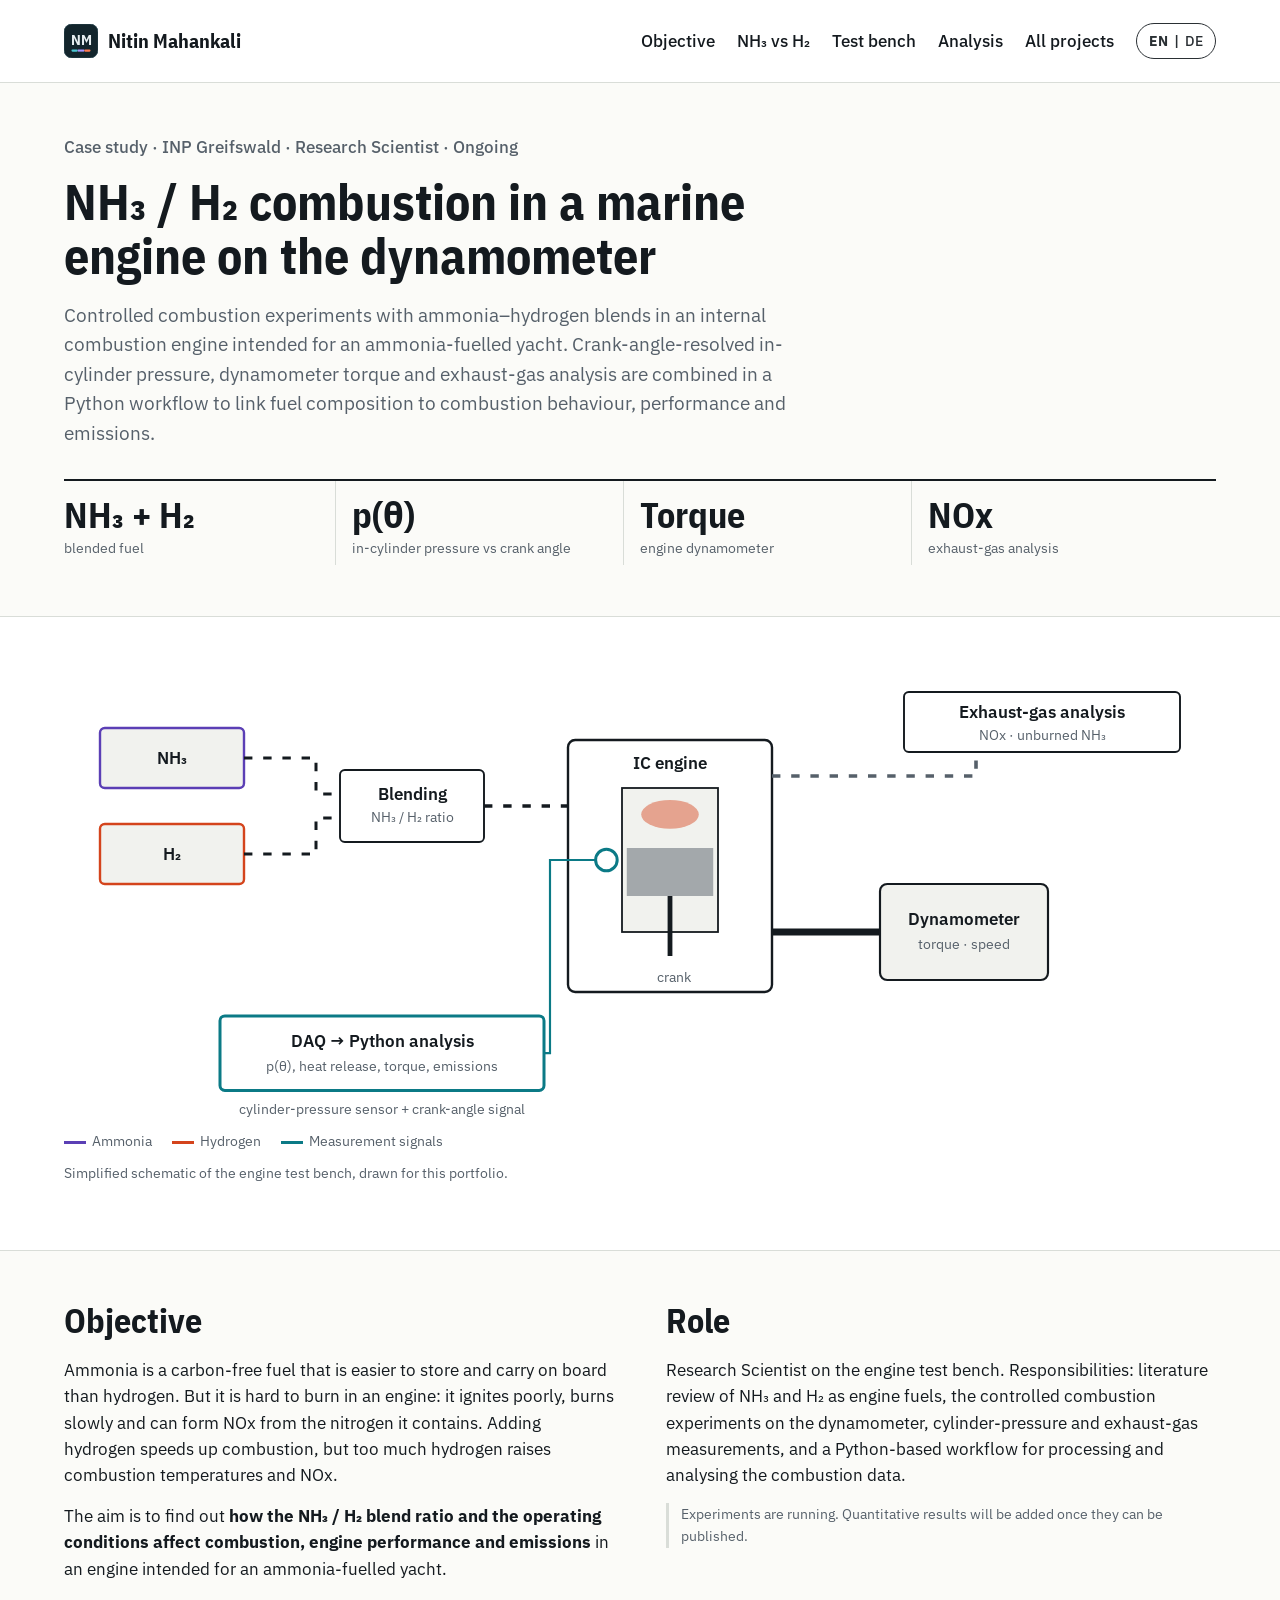
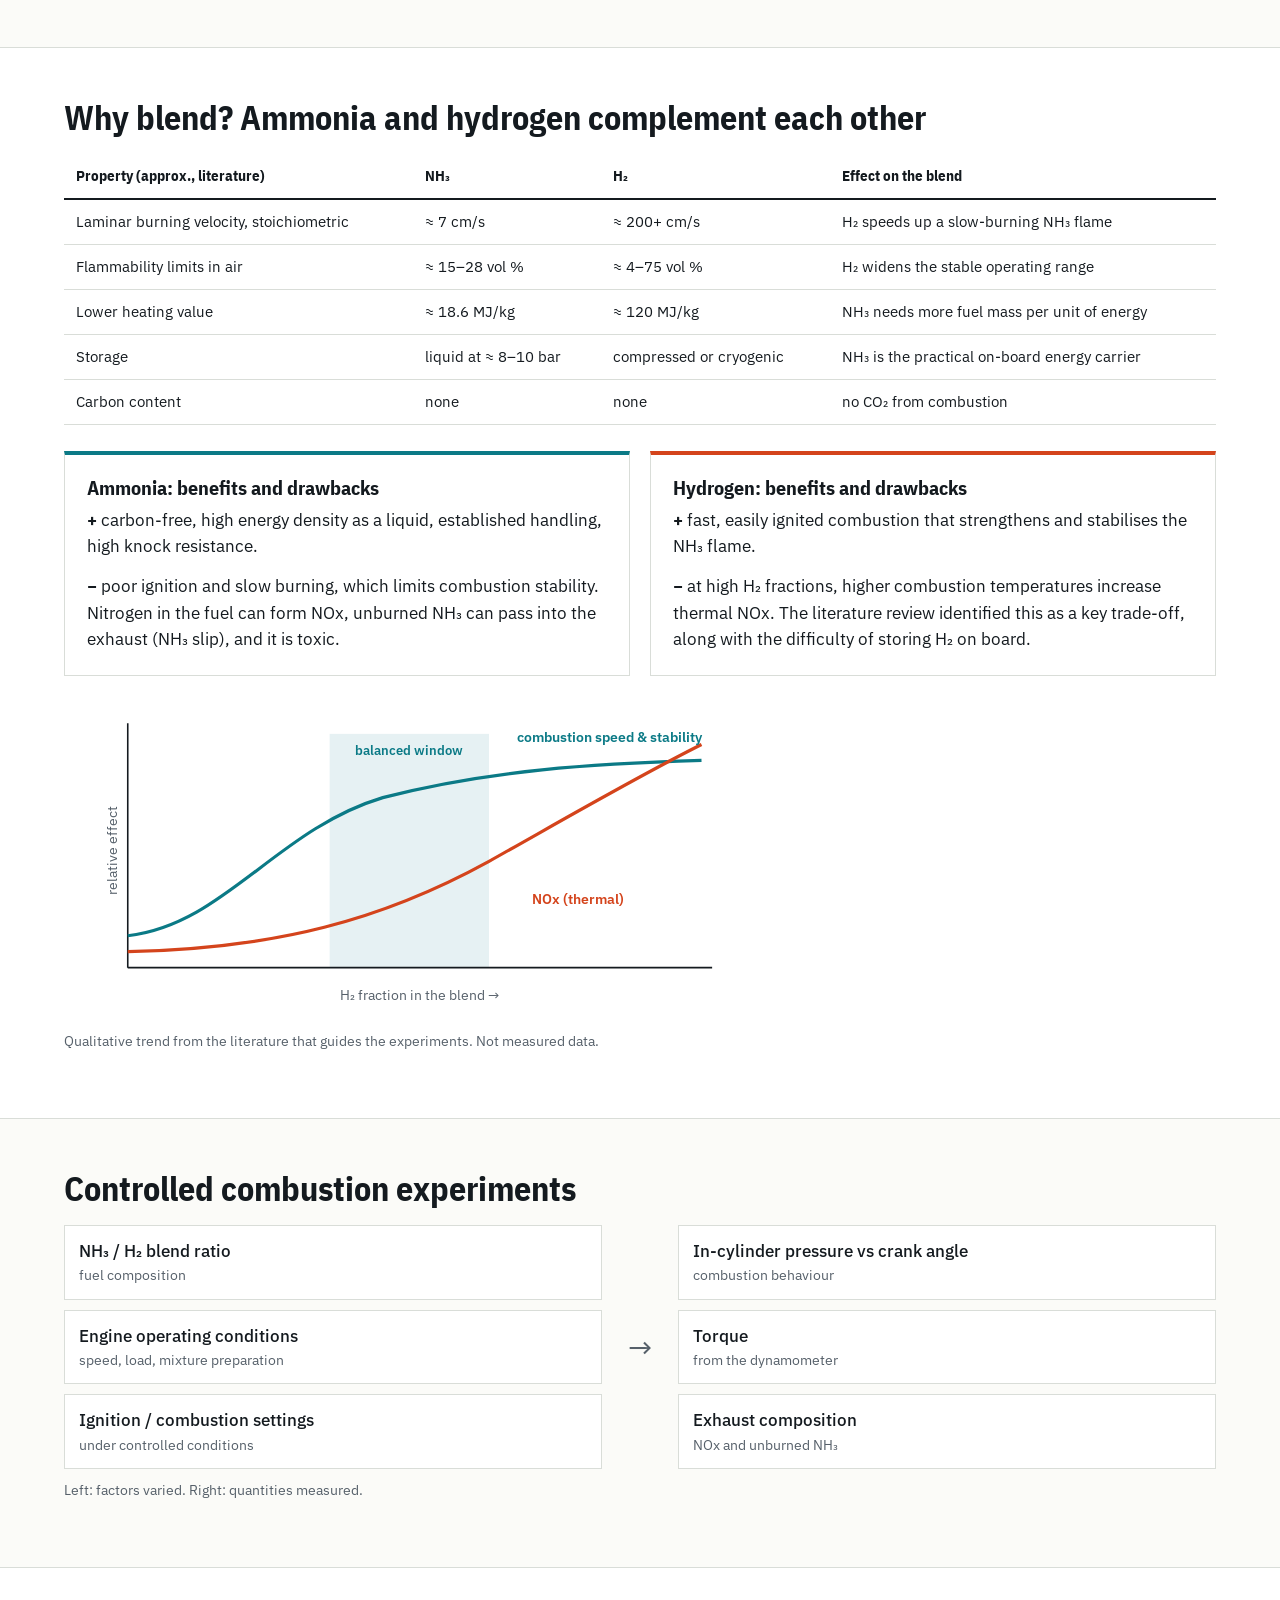
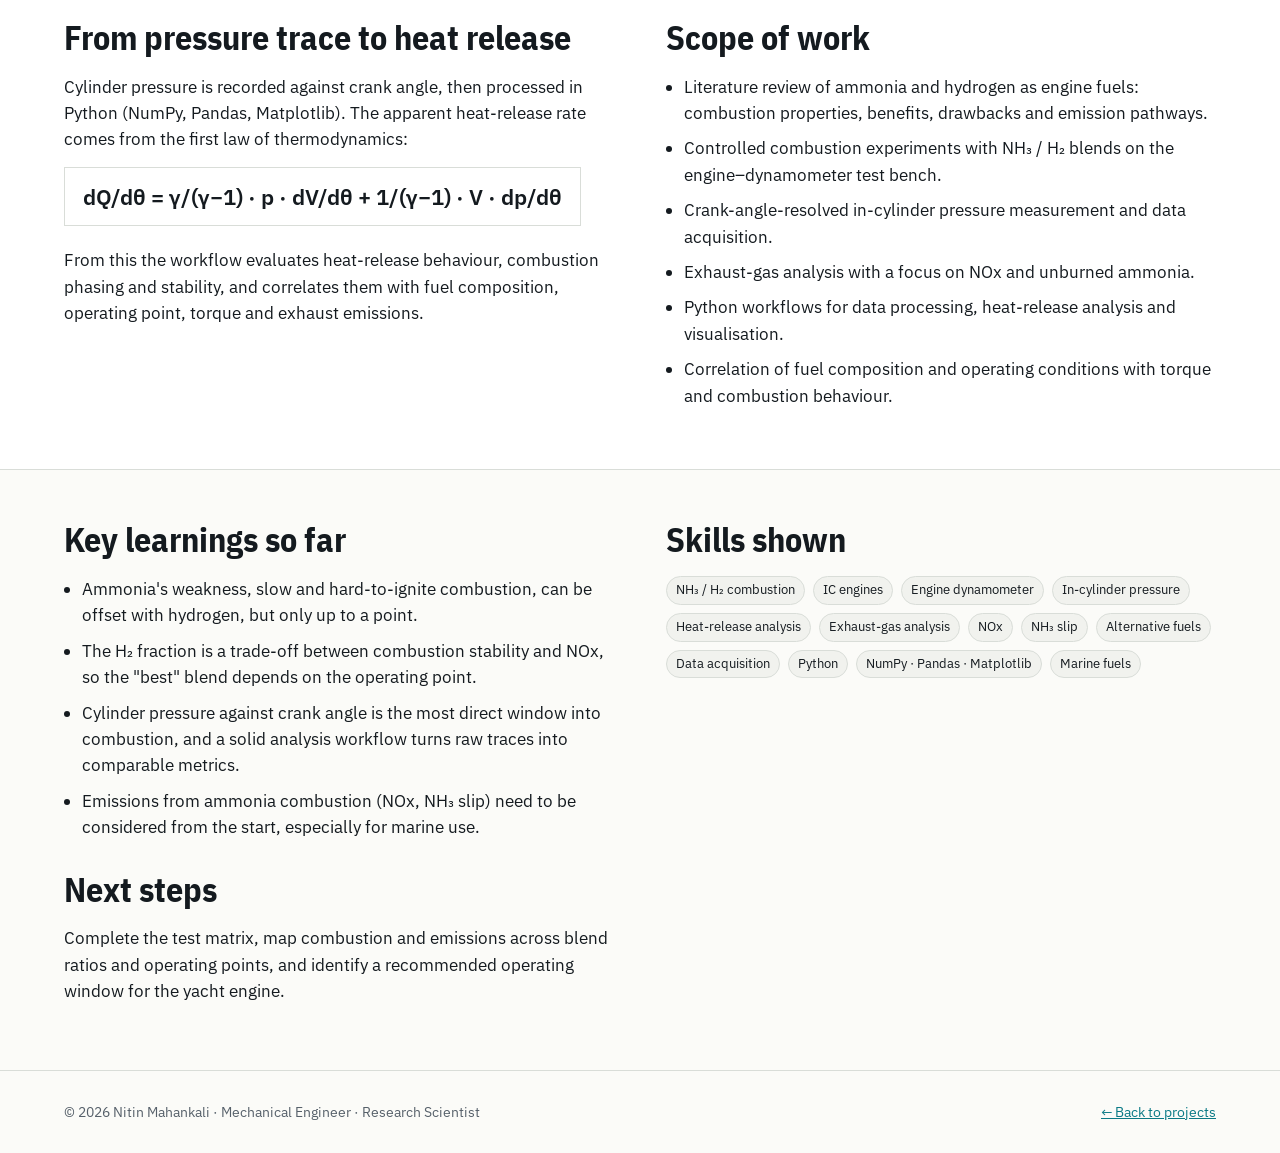
<file: projects/nh3-h2-combustion.html>
<!DOCTYPE html>
<html lang="en">
<head>
<meta charset="utf-8">
<meta name="viewport" content="width=device-width, initial-scale=1">
<title>NH₃/H₂ Engine Combustion | Nitin Mahankali</title>
<link rel="icon" href="data:image/svg+xml,%3Csvg xmlns='http://www.w3.org/2000/svg' viewBox='0 0 64 64'%3E%3Crect width='64' height='64' rx='15' fill='%2313252c' stroke='%232c4a54' stroke-width='1.5'/%3E%3Ctext x='32' y='40' text-anchor='middle' font-family='IBM Plex Sans Condensed, Arial Narrow, Arial, sans-serif' font-weight='700' font-size='28' letter-spacing='-0.5' fill='%23e8eff1'%3ENM%3C/text%3E%3Crect x='14' y='48' width='12' height='4' rx='2' fill='%234cc6d1'/%3E%3Crect x='26' y='48' width='12' height='4' fill='%23a993ff'/%3E%3Crect x='38' y='48' width='12' height='4' rx='2' fill='%23ff7a52'/%3E%3C/svg%3E">
<link rel="alternate" hreflang="en" href="https://nitin14999.github.io/Nitin_Mahankali/projects/nh3-h2-combustion.html">
<link rel="alternate" hreflang="de" href="https://nitin14999.github.io/Nitin_Mahankali/de/projects/nh3-h2-combustion.html">
<link rel="alternate" hreflang="x-default" href="https://nitin14999.github.io/Nitin_Mahankali/projects/nh3-h2-combustion.html">
<meta name="description" content="Case study: ammonia–hydrogen blend combustion in a marine IC engine on a dynamometer: in-cylinder pressure, heat-release analysis in Python and exhaust-gas analysis at INP Greifswald.">
<link rel="preconnect" href="https://fonts.googleapis.com">
<link href="https://fonts.googleapis.com/css2?family=IBM+Plex+Sans+Condensed:wght@600;700&family=IBM+Plex+Sans:wght@400;500;600&display=swap" rel="stylesheet">
<style>
/* VOICE: a confident engineering case study, factual, first person, no fluff.
   IDEA: a process engineering drawing sheet: line colours, title block, tag labels.
   PICTURE: the pilot-plant process loop drawn as a live block flow diagram with gas moving through it.
   COLOUR and TYPE: drawing-paper white, ink, H2 vermilion, N2 teal, NH3 violet; IBM Plex Sans Condensed + Plex Sans.
   LAYOUT: headline + key figures, then the diagram full width, then phases, decisions, story, model, skills. */
:root{color-scheme:light dark;
--bg:light-dark(#fbfbf8,#0f1418);--paper:light-dark(#ffffff,#151c21);--ink:light-dark(#141a1f,#e9edef);
--mute:light-dark(#56606a,#9aa6ae);--rule:light-dark(#d9ddd8,#2a343b);
--h2:light-dark(#d4441c,#ff7a52);--n2:light-dark(#0b7a86,#4cc6d1);--nh3:light-dark(#5b3fb5,#a993ff);--soft:light-dark(#f1f2ee,#1b2329)}
:root[data-theme=light]{color-scheme:light}:root[data-theme=dark]{color-scheme:dark}
*{box-sizing:border-box;min-width:0}
body{margin:0;background:var(--bg);color:var(--ink);font:16.5px/1.6 "IBM Plex Sans",system-ui,sans-serif;overflow-x:clip}
h1,h2,h3{font-family:"IBM Plex Sans Condensed","IBM Plex Sans",sans-serif;line-height:1.08;text-wrap:balance;margin:0}
h1{font-size:clamp(32px,4.6vw,50px);max-width:26ch}
h2{font-size:clamp(26px,3vw,34px);margin-bottom:18px}
h3{font-size:20px;margin-bottom:8px}
p{margin:0 0 14px;max-width:68ch}
a{color:var(--n2)}
.band{padding:clamp(28px,4vw,64px) max(5vw,16px)}
.wrap{max-width:1240px;margin:0 auto}
.paper{background:var(--paper);border-block:1px solid var(--rule)}
nav{display:flex;flex-wrap:wrap;gap:8px 22px;align-items:center;padding:14px max(5vw,16px);border-bottom:1px solid var(--rule);background:var(--paper)}
nav a{color:var(--ink);text-decoration:none;font-weight:500;padding:10px 0}
nav .logo{font-family:"IBM Plex Sans Condensed","IBM Plex Sans",sans-serif;font-weight:700;font-size:20px;margin-right:auto}
.kicker{color:var(--mute);font-weight:500;margin-bottom:14px}
.lede{font-size:18.5px;color:var(--mute);margin-top:18px}
.figs{display:grid;grid-template-columns:repeat(4,minmax(0,1fr));gap:0;margin-top:30px;border-top:2px solid var(--ink)}
.figs div{padding:14px 16px 4px 0;border-right:1px solid var(--rule);margin-right:16px}
.figs div:last-child{border:0}
.figs b{display:block;font:700 clamp(26px,3.2vw,36px)/1.1 "IBM Plex Sans Condensed","IBM Plex Sans",sans-serif;white-space:nowrap}
.figs span{color:var(--mute);font-size:14px}
.scroll{overflow-x:auto}
.diagram{min-width:720px}
.diagram svg{width:100%;height:auto;display:block}
.cap{color:var(--mute);font-size:14px;margin-top:10px}
.flow{stroke-dasharray:7 9;animation:run 1.6s linear infinite}
@keyframes run{to{stroke-dashoffset:-32}}
.legend{display:flex;flex-wrap:wrap;gap:6px 20px;font-size:14px;color:var(--mute);margin-top:6px}
.legend i{display:inline-block;width:22px;height:3px;vertical-align:middle;margin-right:6px}
.two{display:grid;grid-template-columns:minmax(0,1fr) minmax(0,1fr);gap:clamp(24px,4vw,56px)}
.phases{display:grid;grid-template-columns:repeat(2,minmax(0,1fr));gap:20px}
.phase{background:var(--paper);border:1px solid var(--rule);padding:22px 22px 10px}
.phase .tag{font:600 13px "IBM Plex Sans Condensed","IBM Plex Sans",sans-serif;color:var(--n2);margin-bottom:6px}
.phase ul{margin:0 0 12px;padding-left:18px}.phase li{margin-bottom:7px}
.kw{display:flex;flex-wrap:wrap;gap:6px;margin:4px 0 14px}
.kw span,.skills span{font-size:13px;border:1px solid var(--rule);padding:3px 9px;border-radius:99px;background:var(--soft)}
.decide{display:grid;grid-template-columns:repeat(3,minmax(0,1fr));gap:20px}
.decide div{border-top:3px solid var(--nh3);padding-top:14px}
.story{display:grid;grid-template-columns:repeat(4,minmax(0,1fr));gap:0;border:1px solid var(--rule);background:var(--paper)}
.story div{padding:20px;border-right:1px solid var(--rule)}.story div:last-child{border:0}
.story b{display:block;font:700 15px "IBM Plex Sans Condensed","IBM Plex Sans",sans-serif;margin-bottom:6px;color:var(--h2)}
.doe{display:grid;grid-template-columns:minmax(0,1fr) 56px minmax(0,1fr);align-items:center;gap:10px}
.col{display:grid;gap:10px}
.col div{background:var(--paper);border:1px solid var(--rule);padding:12px 14px;font-weight:500}
.col small{display:block;color:var(--mute);font-weight:400;font-size:14px}
.arrow{font-size:30px;text-align:center;color:var(--mute)}
.model{display:grid;gap:14px}
.eq{display:grid;grid-template-columns:repeat(6,minmax(0,1fr));gap:10px}
.eq div{background:var(--paper);border:1px solid var(--rule);padding:12px 10px;text-align:center;font-weight:500;font-size:15px}
.plant{background:var(--ink);color:var(--bg);padding:16px 18px;text-align:center;font:600 18px "IBM Plex Sans Condensed","IBM Plex Sans",sans-serif}
.valid{border:2px dashed var(--h2);padding:12px 16px;text-align:center;font-weight:500}
.timeline{position:relative;display:grid;grid-template-columns:repeat(8,minmax(0,1fr));gap:8px;padding-top:26px}
.timeline:before{content:"";position:absolute;top:8px;left:0;height:3px;width:var(--w,0%);background:var(--n2);transition:width 1.6s ease}
.timeline div{font-size:14px;font-weight:500;position:relative}
.timeline div:before{content:"";position:absolute;top:-24px;left:0;width:12px;height:12px;border-radius:50%;background:var(--paper);border:3px solid var(--n2)}
.skills{display:flex;flex-wrap:wrap;gap:8px}
.note{font-size:14px;color:var(--mute);border-left:3px solid var(--rule);padding-left:12px}
.reveal{opacity:0;transform:translateY(22px);transition:opacity .7s ease,transform .7s ease}
.reveal.in{opacity:1;transform:none}
footer{padding:30px max(5vw,16px);border-top:1px solid var(--rule);color:var(--mute);font-size:14px;display:flex;flex-wrap:wrap;justify-content:space-between;gap:10px}
@media(max-width:900px){.phases,.two,.decide{grid-template-columns:minmax(0,1fr)}.story{grid-template-columns:repeat(2,minmax(0,1fr))}.story div:nth-child(2){border-right:0}.story div{border-bottom:1px solid var(--rule)}.eq{grid-template-columns:repeat(3,minmax(0,1fr))}.timeline{grid-template-columns:repeat(4,minmax(0,1fr));row-gap:40px}.timeline:before{display:none}}
@media(max-width:600px){.figs{grid-template-columns:repeat(2,minmax(0,1fr))}.figs div:nth-child(2){border:0}.story{grid-template-columns:minmax(0,1fr)}.story div{border-right:0}.doe{grid-template-columns:minmax(0,1fr)}.arrow{transform:rotate(90deg)}.eq{grid-template-columns:repeat(2,minmax(0,1fr))}.timeline{grid-template-columns:repeat(2,minmax(0,1fr))}}
@media(prefers-reduced-motion:reduce){.flow{animation:none}.reveal{opacity:1;transform:none;transition:none}.timeline:before{transition:none}}
.t6{grid-template-columns:repeat(6,minmax(0,1fr))}
.pool{animation:glow 1.4s ease-in-out infinite}
@keyframes glow{50%{opacity:.45}}
.cmp{display:grid;grid-template-columns:minmax(0,1fr) minmax(0,1fr);gap:20px}
.cmp>div{background:var(--paper);border:1px solid var(--rule);padding:22px 22px 8px}
.cmp .c1{border-top:4px solid var(--h2)}.cmp .c2{border-top:4px solid var(--n2)}
.small{font-size:14px;color:var(--mute)}
.learn{padding-left:18px;margin:0}.learn li{margin-bottom:9px}
@media(max-width:900px){.t6{grid-template-columns:repeat(3,minmax(0,1fr))}}
@media(max-width:600px){.cmp,.t6{grid-template-columns:minmax(0,1fr)}.t6{grid-template-columns:repeat(2,minmax(0,1fr))}}
@media(prefers-reduced-motion:reduce){.pool{animation:none}}
.eqn{font:600 clamp(18px,2.2vw,22px) "IBM Plex Sans",sans-serif;background:var(--paper);border:1px solid var(--rule);padding:14px 18px;display:inline-block;max-width:100%}
.rig{background:var(--paper);border:1px solid var(--rule);padding:20px}
.rig .tag{font:600 14px "IBM Plex Sans Condensed","IBM Plex Sans",sans-serif;color:var(--n2)}
.rig .doe{margin:14px 0}
.rig .doe{grid-template-columns:minmax(0,1fr) 34px minmax(0,1fr)}
.spray{animation:glow 1.2s ease-in-out infinite}
@media(prefers-reduced-motion:reduce){.spray{animation:none}}
.ptab{width:100%;border-collapse:collapse;background:var(--paper);font-size:15px;min-width:640px}
.ptab th,.ptab td{border-bottom:1px solid var(--rule);padding:10px 12px;text-align:left;vertical-align:top}
.ptab th{font-family:"IBM Plex Sans Condensed","IBM Plex Sans",sans-serif;font-size:15px;border-bottom:2px solid var(--ink)}
.ptab td:nth-child(2),.ptab td:nth-child(3){white-space:nowrap}
.fig2{max-width:680px}.fig2 svg{width:100%;height:auto;display:block}
.piston{animation:pist 1.2s ease-in-out infinite}@keyframes pist{50%{transform:translateY(26px)}}
.flame{animation:glow 1.2s ease-in-out infinite}
.eqn{overflow-x:auto}
@media(prefers-reduced-motion:reduce){.piston,.flame{animation:none}}
</style>
</head>
<body>
<nav>
<a class="logo" href="https://nitin14999.github.io/Nitin_Mahankali/" aria-label="Nitin Mahankali, home" style="display:flex;align-items:center;gap:10px;text-decoration:none"><svg viewBox="0 0 64 64" width="34" height="34" aria-hidden="true"><rect width="64" height="64" rx="15" fill="#13252c" stroke="#2c4a54" stroke-width="1.5"/><text x="32" y="40" text-anchor="middle" font-family="IBM Plex Sans Condensed, Arial Narrow, Arial, sans-serif" font-weight="700" font-size="28" letter-spacing="-0.5" fill="#e8eff1">NM</text><rect x="14" y="48" width="12" height="4" rx="2" fill="#4cc6d1"/><rect x="26" y="48" width="12" height="4" fill="#a993ff"/><rect x="38" y="48" width="12" height="4" rx="2" fill="#ff7a52"/></svg>Nitin Mahankali</a>
<a href="#objective">Objective</a><a href="#fuels">NH₃ vs H₂</a><a href="#setup">Test bench</a><a href="#analysis">Analysis</a>
<a href="https://nitin14999.github.io/Nitin_Mahankali/#projects">All projects</a>
<span class="lang" style="display:inline-flex;align-items:center;gap:6px;font-weight:600;font-size:14px;border:1px solid currentColor;border-radius:99px;padding:6px 12px;opacity:.9"><b>EN</b><span aria-hidden="true">|</span><a href="../de/projects/nh3-h2-combustion.html" hreflang="de" lang="de" style="text-decoration:none;padding:0" aria-label="Deutsche Version">DE</a></span>
</nav>

<header class="band">
<div class="wrap">
<div class="kicker">Case study · INP Greifswald · Research Scientist · Ongoing</div>
<h1>NH₃ / H₂ combustion in a marine engine on the dynamometer</h1>
<p class="lede">Controlled combustion experiments with ammonia–hydrogen blends in an internal combustion engine intended for an ammonia-fuelled yacht. Crank-angle-resolved in-cylinder pressure, dynamometer torque and exhaust-gas analysis are combined in a Python workflow to link fuel composition to combustion behaviour, performance and emissions.</p>
<div class="figs">
<div><b>NH₃ + H₂</b><span>blended fuel</span></div>
<div><b>p(θ)</b><span>in-cylinder pressure vs crank angle</span></div>
<div><b>Torque</b><span>engine dynamometer</span></div>
<div><b>NOx</b><span>exhaust-gas analysis</span></div>
</div>
</div>
</header>

<section class="band paper" aria-label="Test bench">
<div class="wrap" id="setup">
<div class="scroll"><div class="diagram">
<svg viewBox="0 0 960 380" role="img" aria-label="Test bench: NH3 and H2 are blended and fed to the engine, which is coupled to a dynamometer. A cylinder pressure sensor and crank angle encoder feed data acquisition and Python analysis. Exhaust goes to a gas analyser.">
<g font-family="IBM Plex Sans, sans-serif" font-size="14" fill="var(--ink)">
<rect x="30" y="50" width="120" height="50" rx="4" fill="var(--soft)" stroke="var(--nh3)" stroke-width="2"/>
<text x="90" y="80" text-anchor="middle" font-weight="600">NH₃</text>
<rect x="30" y="130" width="120" height="50" rx="4" fill="var(--soft)" stroke="var(--h2)" stroke-width="2"/>
<text x="90" y="160" text-anchor="middle" font-weight="600">H₂</text>
<path class="flow" d="M150 75H210V105H230M150 155H210V125H230" fill="none" stroke="var(--ink)" stroke-width="2.5"/>
<rect x="230" y="85" width="120" height="60" rx="4" fill="var(--paper)" stroke="var(--ink)" stroke-width="1.6"/>
<text x="290" y="110" text-anchor="middle" font-weight="600">Blending</text>
<text x="290" y="128" text-anchor="middle" font-size="12" fill="var(--mute)">NH₃ / H₂ ratio</text>
<path class="flow" d="M350 115H420" fill="none" stroke="var(--ink)" stroke-width="3"/>
<!-- engine -->
<rect x="420" y="60" width="170" height="210" rx="6" fill="var(--paper)" stroke="var(--ink)" stroke-width="2"/>
<text x="505" y="84" text-anchor="middle" font-weight="600">IC engine</text>
<rect x="465" y="100" width="80" height="120" fill="var(--soft)" stroke="var(--ink)" stroke-width="1.5"/>
<rect x="469" y="150" width="72" height="40" fill="var(--mute)" opacity=".5" class="piston"/>
<path d="M505 190V240" stroke="var(--ink)" stroke-width="4"/>
<ellipse cx="505" cy="122" rx="24" ry="12" fill="var(--h2)" opacity=".45" class="flame"/>
<circle cx="452" cy="160" r="9" fill="var(--paper)" stroke="var(--n2)" stroke-width="2.5"/>
<path d="M443 160H405V321H400" fill="none" stroke="var(--n2)" stroke-width="1.8"/>
<text x="508" y="262" text-anchor="middle" font-size="12" fill="var(--mute)">crank</text>
<!-- dyno -->
<path d="M590 220H680" stroke="var(--ink)" stroke-width="6"/>
<rect x="680" y="180" width="140" height="80" rx="6" fill="var(--soft)" stroke="var(--ink)" stroke-width="1.8"/>
<text x="750" y="214" text-anchor="middle" font-weight="600">Dynamometer</text>
<text x="750" y="234" text-anchor="middle" font-size="12" fill="var(--mute)">torque · speed</text>
<!-- exhaust -->
<path class="flow" d="M590 90H760V70" fill="none" stroke="var(--mute)" stroke-width="3"/>
<rect x="700" y="20" width="230" height="50" rx="4" fill="var(--paper)" stroke="var(--ink)" stroke-width="1.6"/>
<text x="815" y="42" text-anchor="middle" font-weight="600">Exhaust-gas analysis</text>
<text x="815" y="60" text-anchor="middle" font-size="12" fill="var(--mute)">NOx · unburned NH₃</text>
<!-- DAQ -->
<rect x="130" y="290" width="270" height="62" rx="4" fill="var(--paper)" stroke="var(--n2)" stroke-width="2.5"/>
<text x="265" y="316" text-anchor="middle" font-weight="600">DAQ → Python analysis</text>
<text x="265" y="336" text-anchor="middle" font-size="12" fill="var(--mute)">p(θ), heat release, torque, emissions</text>
<text x="265" y="372" text-anchor="middle" font-size="12" fill="var(--mute)">cylinder-pressure sensor + crank-angle signal</text>
</g>
</svg>
</div></div>
<div class="legend"><span><i style="background:var(--nh3)"></i>Ammonia</span><span><i style="background:var(--h2)"></i>Hydrogen</span><span><i style="background:var(--n2)"></i>Measurement signals</span></div>
<p class="cap">Simplified schematic of the engine test bench, drawn for this portfolio.</p>
</div>
</section>

<section class="band reveal" id="objective">
<div class="wrap two">
<div>
<h2>Objective</h2>
<p>Ammonia is a carbon-free fuel that is easier to store and carry on board than hydrogen. But it is hard to burn in an engine: it ignites poorly, burns slowly and can form NOx from the nitrogen it contains. Adding hydrogen speeds up combustion, but too much hydrogen raises combustion temperatures and NOx.</p>
<p>The aim is to find out <strong>how the NH₃ / H₂ blend ratio and the operating conditions affect combustion, engine performance and emissions</strong> in an engine intended for an ammonia-fuelled yacht.</p>
</div>
<div>
<h2>Role</h2>
<p>Research Scientist on the engine test bench. Responsibilities: literature review of NH₃ and H₂ as engine fuels, the controlled combustion experiments on the dynamometer, cylinder-pressure and exhaust-gas measurements, and a Python-based workflow for processing and analysing the combustion data.</p>
<p class="note">Experiments are running. Quantitative results will be added once they can be published.</p>
</div>
</div>
</section>

<section class="band paper reveal" id="fuels">
<div class="wrap">
<h2>Why blend? Ammonia and hydrogen complement each other</h2>
<div class="scroll">
<table class="ptab">
<thead><tr><th>Property (approx., literature)</th><th>NH₃</th><th>H₂</th><th>Effect on the blend</th></tr></thead>
<tbody>
<tr><td>Laminar burning velocity, stoichiometric</td><td>≈ 7 cm/s</td><td>≈ 200+ cm/s</td><td>H₂ speeds up a slow-burning NH₃ flame</td></tr>
<tr><td>Flammability limits in air</td><td>≈ 15–28 vol %</td><td>≈ 4–75 vol %</td><td>H₂ widens the stable operating range</td></tr>
<tr><td>Lower heating value</td><td>≈ 18.6 MJ/kg</td><td>≈ 120 MJ/kg</td><td>NH₃ needs more fuel mass per unit of energy</td></tr>
<tr><td>Storage</td><td>liquid at ≈ 8–10 bar</td><td>compressed or cryogenic</td><td>NH₃ is the practical on-board energy carrier</td></tr>
<tr><td>Carbon content</td><td>none</td><td>none</td><td>no CO₂ from combustion</td></tr>
</tbody>
</table>
</div>
<div class="cmp" style="margin-top:26px">
<div class="c2"><h3>Ammonia: benefits and drawbacks</h3>
<p><strong>+</strong> carbon-free, high energy density as a liquid, established handling, high knock resistance.</p>
<p><strong>−</strong> poor ignition and slow burning, which limits combustion stability. Nitrogen in the fuel can form NOx, unburned NH₃ can pass into the exhaust (NH₃ slip), and it is toxic.</p></div>
<div class="c1"><h3>Hydrogen: benefits and drawbacks</h3>
<p><strong>+</strong> fast, easily ignited combustion that strengthens and stabilises the NH₃ flame.</p>
<p><strong>−</strong> at high H₂ fractions, higher combustion temperatures increase thermal NOx. The literature review identified this as a key trade-off, along with the difficulty of storing H₂ on board.</p></div>
</div>
<div class="tradeoff" style="margin-top:26px">
<div class="fig2">
<svg viewBox="0 0 640 300" role="img" aria-label="Qualitative trends: combustion stability rises with hydrogen fraction, NOx also rises; a balanced operating window lies in between">
<g font-family="IBM Plex Sans, sans-serif" font-size="13" fill="var(--ink)">
<rect x="250" y="30" width="150" height="220" fill="var(--n2)" opacity=".1"/>
<text x="325" y="50" text-anchor="middle" font-size="12" fill="var(--n2)" font-weight="600">balanced window</text>
<path d="M60 250H610M60 250V20" stroke="var(--ink)" stroke-width="1.5"/>
<path d="M60 220C150 210 200 120 300 90C400 64 500 58 600 55" fill="none" stroke="var(--n2)" stroke-width="3"/>
<path d="M60 235C200 232 300 205 400 150C480 105 540 70 600 40" fill="none" stroke="var(--h2)" stroke-width="3"/>
<text x="600" y="38" text-anchor="end" fill="var(--n2)" font-weight="600">combustion speed &amp; stability</text>
<text x="440" y="190" fill="var(--h2)" font-weight="600">NOx (thermal)</text>
<text x="335" y="280" text-anchor="middle" fill="var(--mute)">H₂ fraction in the blend →</text>
<text x="50" y="140" text-anchor="middle" fill="var(--mute)" transform="rotate(-90 50 140)">relative effect</text>
</g>
</svg>
</div>
<p class="cap">Qualitative trend from the literature that guides the experiments. Not measured data.</p>
</div>
</div>
</section>

<section class="band reveal">
<div class="wrap">
<h2>Controlled combustion experiments</h2>
<div class="doe" style="margin-top:12px">
<div class="col">
<div>NH₃ / H₂ blend ratio<small>fuel composition</small></div>
<div>Engine operating conditions<small>speed, load, mixture preparation</small></div>
<div>Ignition / combustion settings<small>under controlled conditions</small></div>
</div>
<div class="arrow" aria-hidden="true">→</div>
<div class="col">
<div>In-cylinder pressure vs crank angle<small>combustion behaviour</small></div>
<div>Torque<small>from the dynamometer</small></div>
<div>Exhaust composition<small>NOx and unburned NH₃</small></div>
</div>
</div>
<p class="cap">Left: factors varied. Right: quantities measured.</p>
</div>
</section>

<section class="band paper reveal" id="analysis">
<div class="wrap two">
<div>
<h2>From pressure trace to heat release</h2>
<p>Cylinder pressure is recorded against crank angle, then processed in Python (NumPy, Pandas, Matplotlib). The apparent heat-release rate comes from the first law of thermodynamics:</p>
<p class="eqn">dQ/dθ = γ/(γ−1) · p · dV/dθ + 1/(γ−1) · V · dp/dθ</p>
<p>From this the workflow evaluates heat-release behaviour, combustion phasing and stability, and correlates them with fuel composition, operating point, torque and exhaust emissions.</p>
</div>
<div>
<h2>Scope of work</h2>
<ul class="learn">
<li>Literature review of ammonia and hydrogen as engine fuels: combustion properties, benefits, drawbacks and emission pathways.</li>
<li>Controlled combustion experiments with NH₃ / H₂ blends on the engine–dynamometer test bench.</li>
<li>Crank-angle-resolved in-cylinder pressure measurement and data acquisition.</li>
<li>Exhaust-gas analysis with a focus on NOx and unburned ammonia.</li>
<li>Python workflows for data processing, heat-release analysis and visualisation.</li>
<li>Correlation of fuel composition and operating conditions with torque and combustion behaviour.</li>
</ul>
</div>
</div>
</section>

<section class="band reveal">
<div class="wrap two">
<div>
<h2>Key learnings so far</h2>
<ul class="learn">
<li>Ammonia's weakness, slow and hard-to-ignite combustion, can be offset with hydrogen, but only up to a point.</li>
<li>The H₂ fraction is a trade-off between combustion stability and NOx, so the "best" blend depends on the operating point.</li>
<li>Cylinder pressure against crank angle is the most direct window into combustion, and a solid analysis workflow turns raw traces into comparable metrics.</li>
<li>Emissions from ammonia combustion (NOx, NH₃ slip) need to be considered from the start, especially for marine use.</li>
</ul>
<h2 style="margin-top:30px">Next steps</h2>
<p>Complete the test matrix, map combustion and emissions across blend ratios and operating points, and identify a recommended operating window for the yacht engine.</p>
</div>
<div>
<h2>Skills shown</h2>
<div class="skills"><span>NH₃ / H₂ combustion</span><span>IC engines</span><span>Engine dynamometer</span><span>In-cylinder pressure</span><span>Heat-release analysis</span><span>Exhaust-gas analysis</span><span>NOx</span><span>NH₃ slip</span><span>Alternative fuels</span><span>Data acquisition</span><span>Python</span><span>NumPy · Pandas · Matplotlib</span><span>Marine fuels</span></div>
</div>
</div>
</section>

<footer><span>© 2026 Nitin Mahankali · Mechanical Engineer · Research Scientist</span><a href="https://nitin14999.github.io/Nitin_Mahankali/#projects">← Back to projects</a></footer>

<script>
{
const els=document.querySelectorAll('.reveal');
const io=new IntersectionObserver(es=>{for(const e of es){if(e.isIntersecting){e.target.classList.add('in');io.unobserve(e.target)}}},{threshold:.12});
els.forEach(el=>io.observe(el));
}
</script>
</body>
</html>
</file>
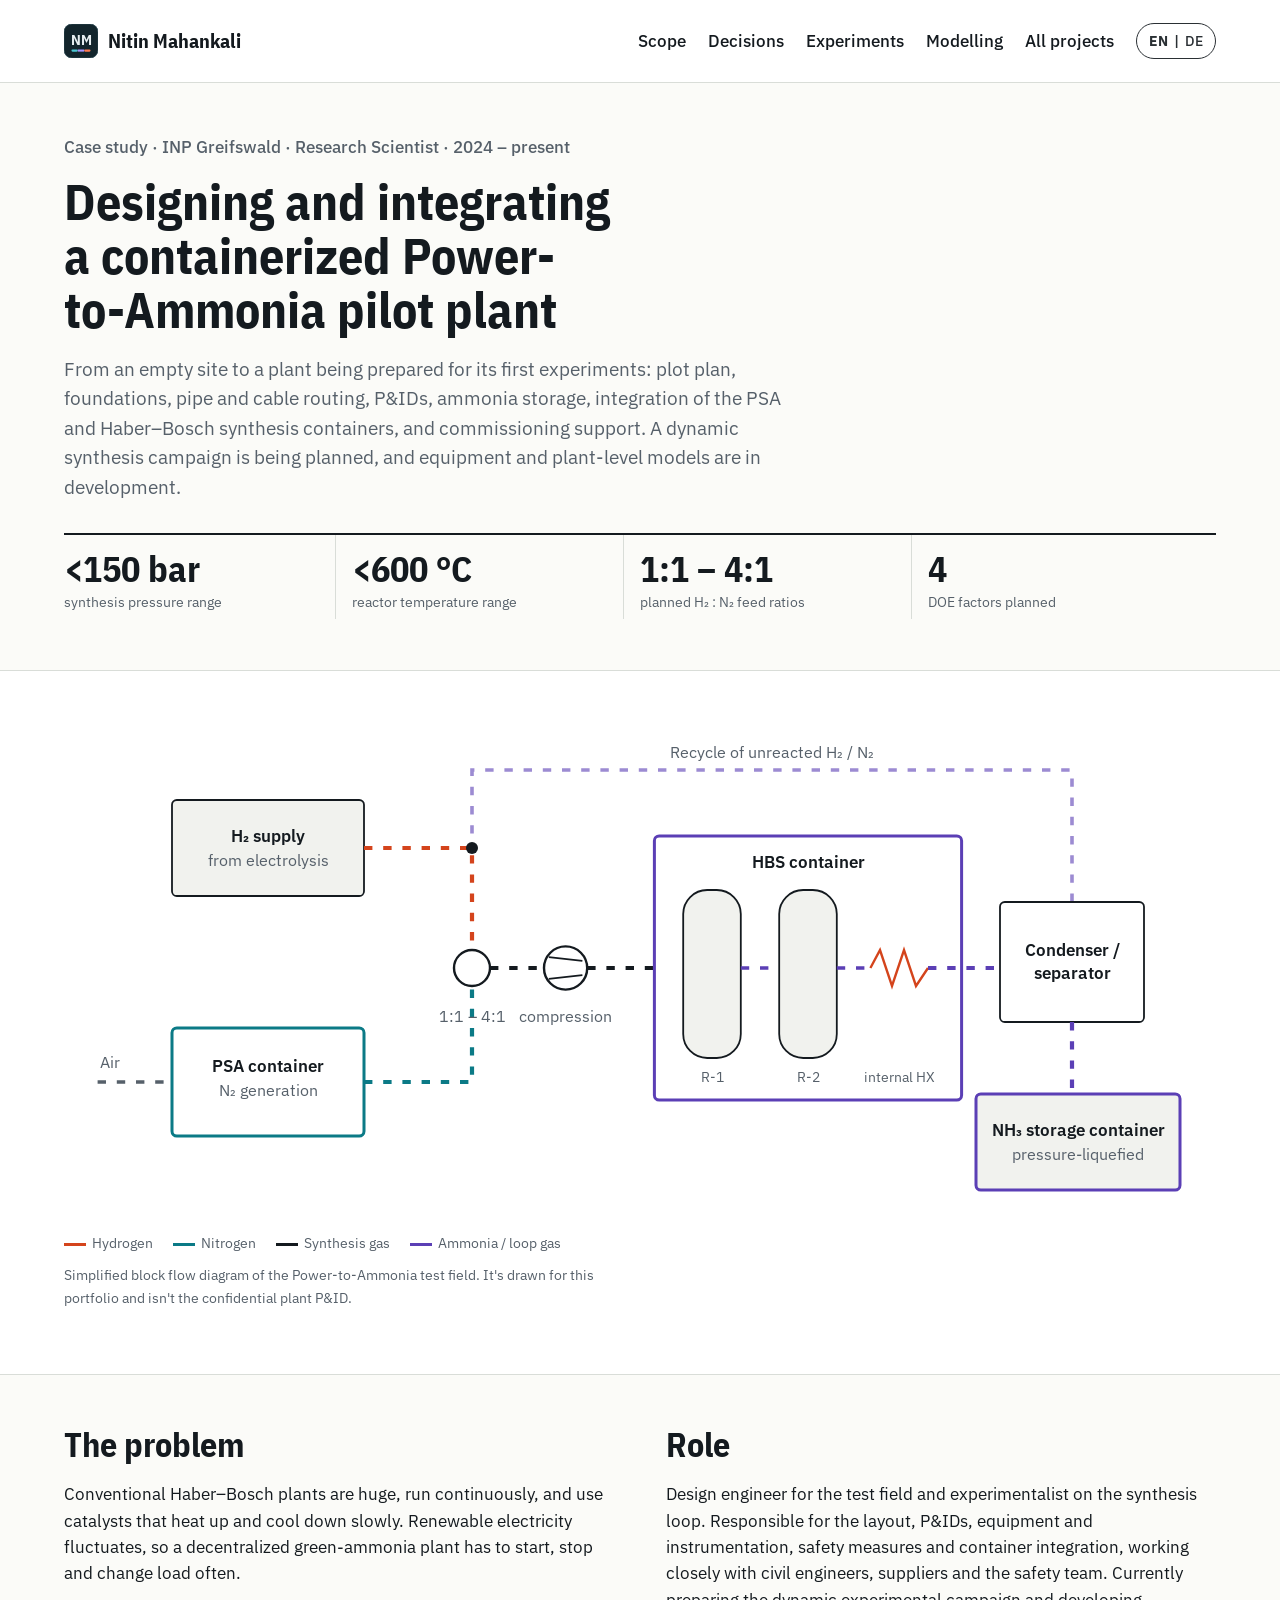
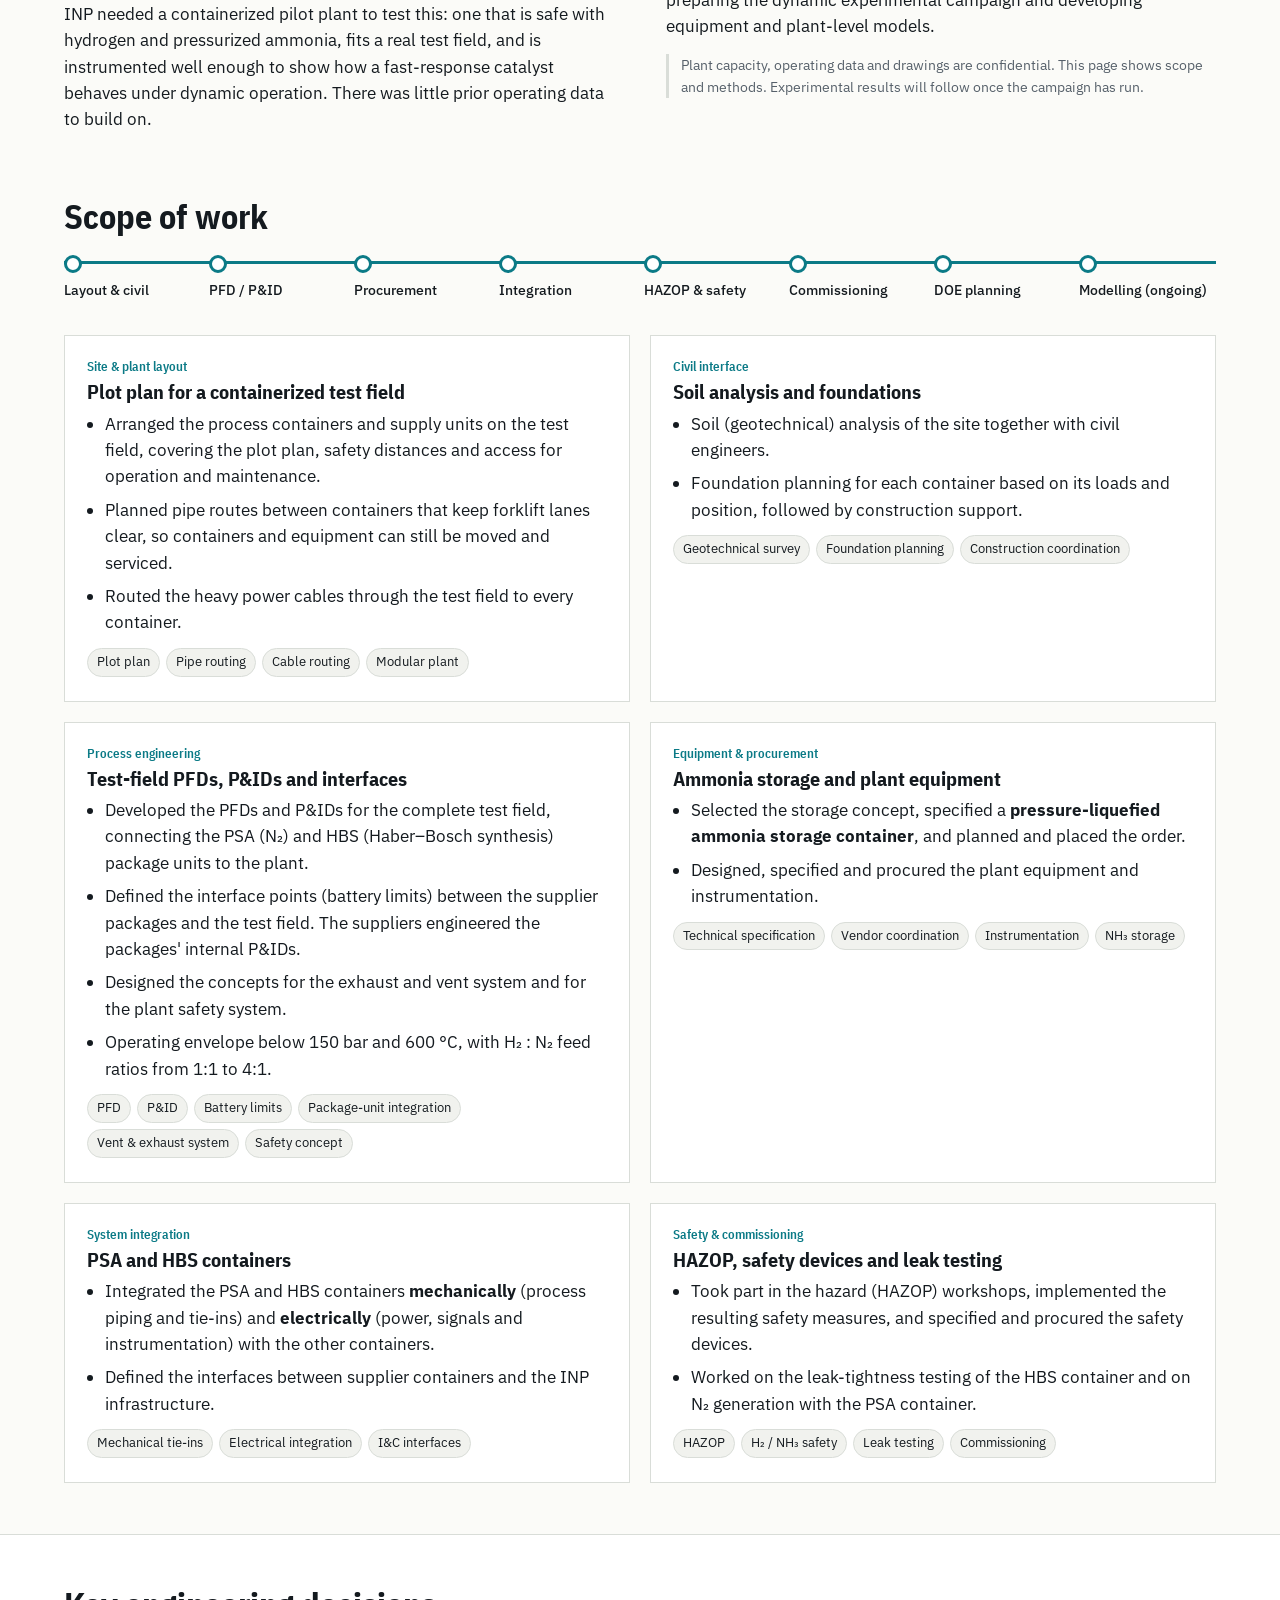
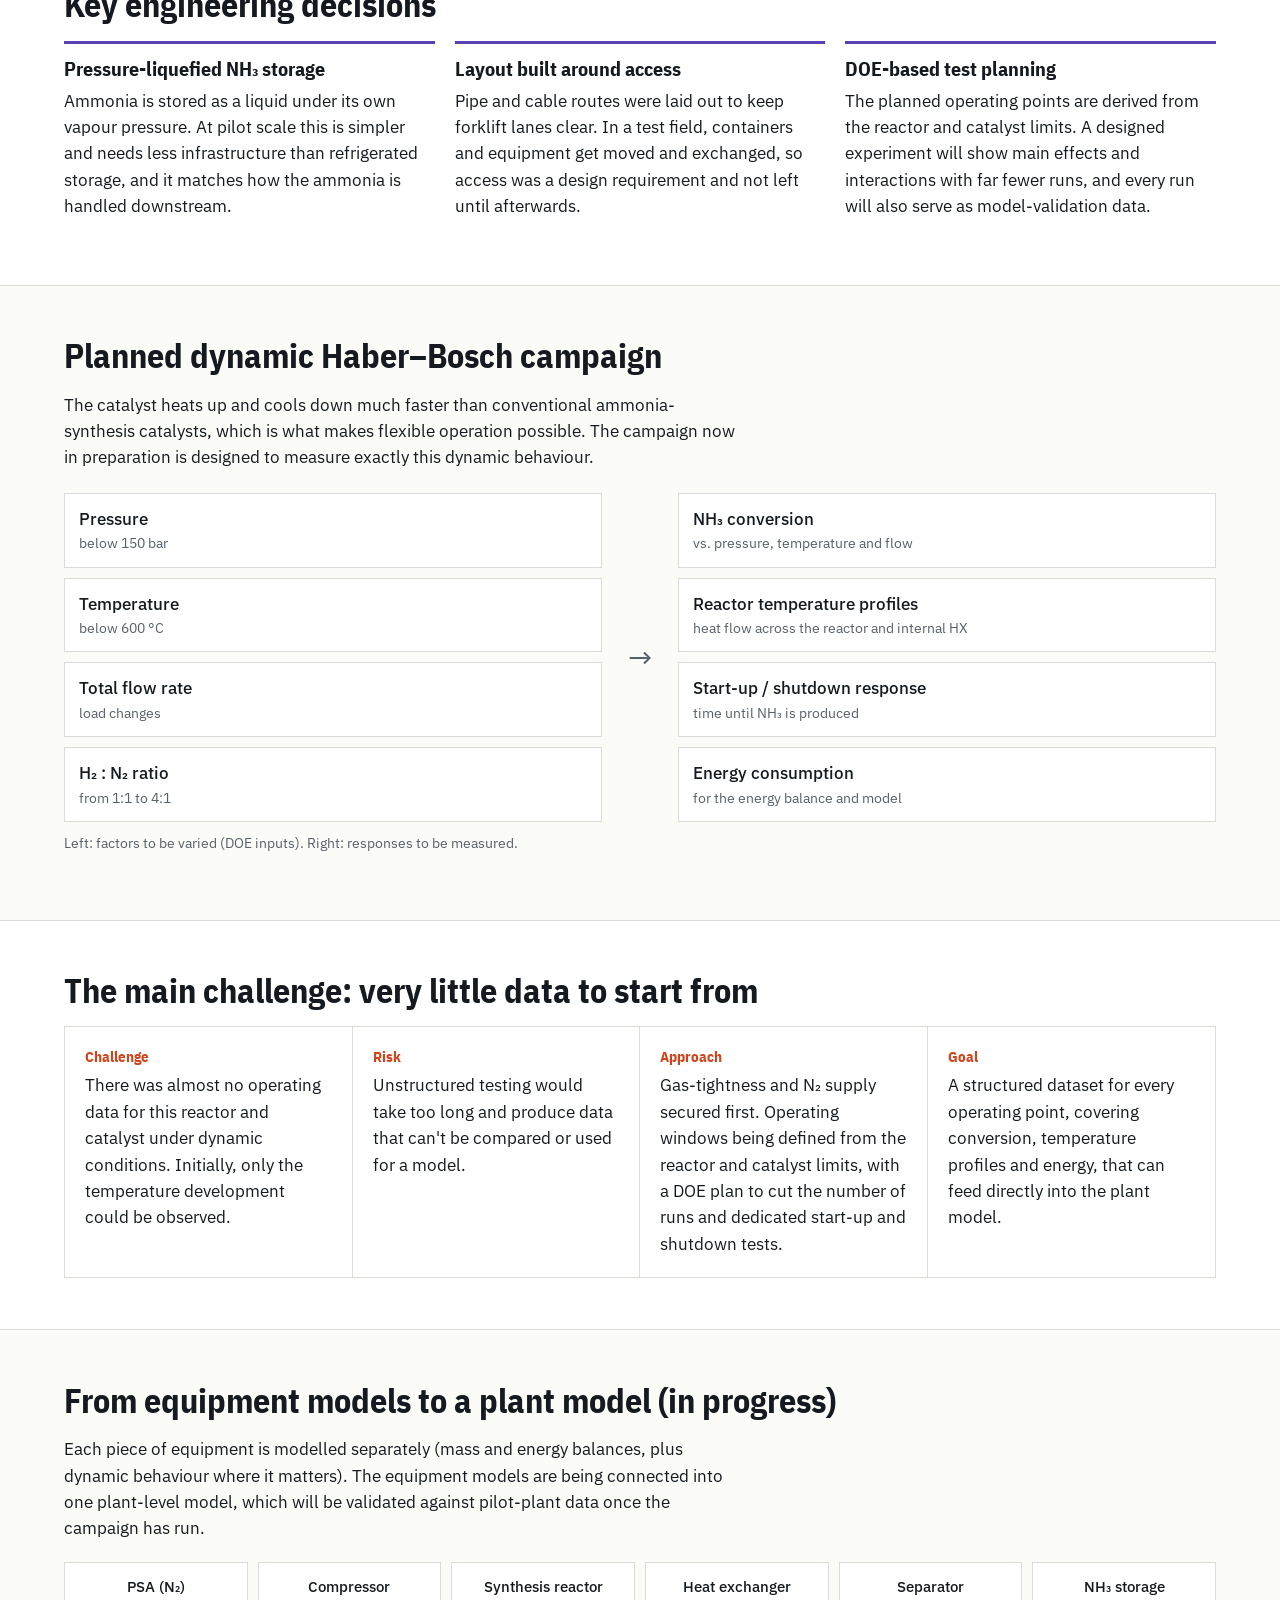
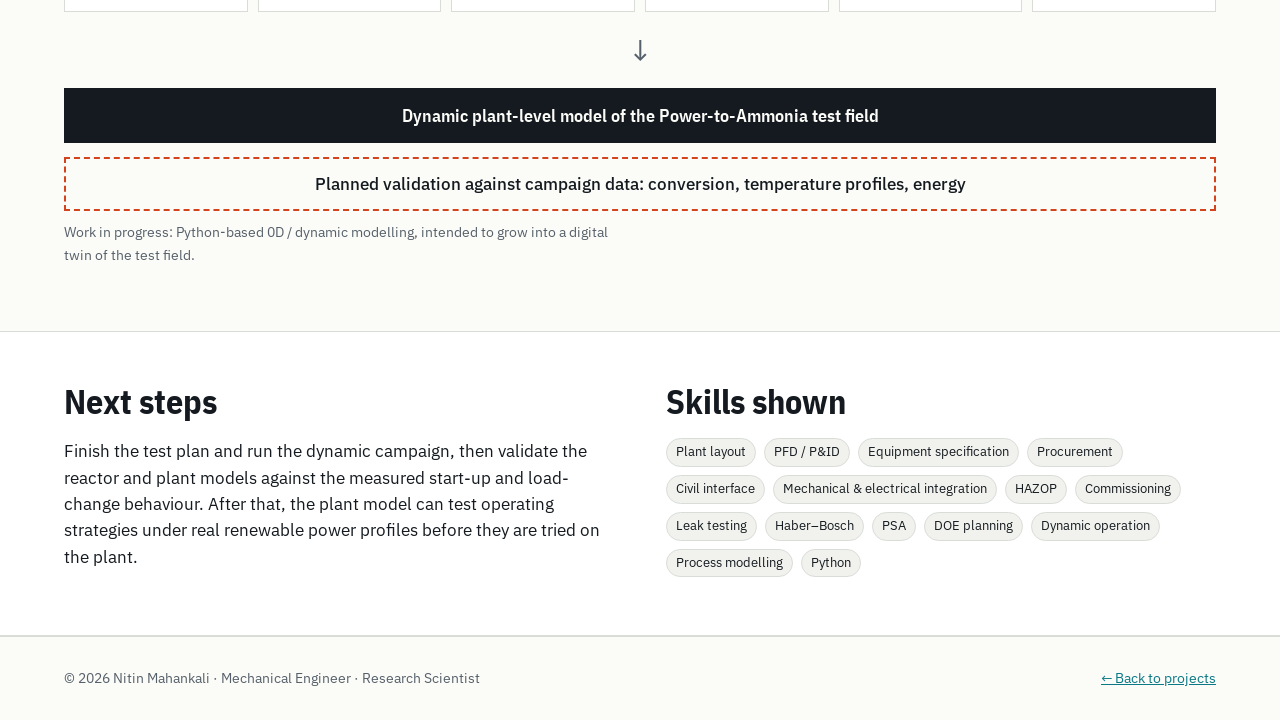
<file: projects/power-to-ammonia.html>
<!DOCTYPE html>
<html lang="en">
<head>
<meta charset="utf-8">
<meta name="viewport" content="width=device-width, initial-scale=1">
<title>Power-to-Ammonia Pilot Plant | Nitin Mahankali</title>
<link rel="icon" href="data:image/svg+xml,%3Csvg xmlns='http://www.w3.org/2000/svg' viewBox='0 0 64 64'%3E%3Crect width='64' height='64' rx='15' fill='%2313252c' stroke='%232c4a54' stroke-width='1.5'/%3E%3Ctext x='32' y='40' text-anchor='middle' font-family='IBM Plex Sans Condensed, Arial Narrow, Arial, sans-serif' font-weight='700' font-size='28' letter-spacing='-0.5' fill='%23e8eff1'%3ENM%3C/text%3E%3Crect x='14' y='48' width='12' height='4' rx='2' fill='%234cc6d1'/%3E%3Crect x='26' y='48' width='12' height='4' fill='%23a993ff'/%3E%3Crect x='38' y='48' width='12' height='4' rx='2' fill='%23ff7a52'/%3E%3C/svg%3E">
<link rel="alternate" hreflang="en" href="https://nitin14999.github.io/Nitin_Mahankali/projects/power-to-ammonia.html">
<link rel="alternate" hreflang="de" href="https://nitin14999.github.io/Nitin_Mahankali/de/projects/power-to-ammonia.html">
<link rel="alternate" hreflang="x-default" href="https://nitin14999.github.io/Nitin_Mahankali/projects/power-to-ammonia.html">
<meta name="description" content="Case study: design, integration, commissioning, planned dynamic Haber–Bosch experiments and plant-level modelling of a containerized Power-to-Ammonia pilot plant at INP Greifswald.">
<link rel="preconnect" href="https://fonts.googleapis.com">
<link href="https://fonts.googleapis.com/css2?family=IBM+Plex+Sans+Condensed:wght@600;700&family=IBM+Plex+Sans:wght@400;500;600&display=swap" rel="stylesheet">
<style>
/* VOICE: a confident engineering case study, factual, first person, no fluff.
   IDEA: a process engineering drawing sheet: line colours, title block, tag labels.
   PICTURE: the pilot-plant process loop drawn as a live block flow diagram with gas moving through it.
   COLOUR and TYPE: drawing-paper white, ink, H2 vermilion, N2 teal, NH3 violet; IBM Plex Sans Condensed + Plex Sans.
   LAYOUT: headline + key figures, then the diagram full width, then phases, decisions, story, model, skills. */
:root{color-scheme:light dark;
--bg:light-dark(#fbfbf8,#0f1418);--paper:light-dark(#ffffff,#151c21);--ink:light-dark(#141a1f,#e9edef);
--mute:light-dark(#56606a,#9aa6ae);--rule:light-dark(#d9ddd8,#2a343b);
--h2:light-dark(#d4441c,#ff7a52);--n2:light-dark(#0b7a86,#4cc6d1);--nh3:light-dark(#5b3fb5,#a993ff);--soft:light-dark(#f1f2ee,#1b2329)}
:root[data-theme=light]{color-scheme:light}:root[data-theme=dark]{color-scheme:dark}
*{box-sizing:border-box;min-width:0}
body{margin:0;background:var(--bg);color:var(--ink);font:16.5px/1.6 "IBM Plex Sans",system-ui,sans-serif;overflow-x:clip}
h1,h2,h3{font-family:"IBM Plex Sans Condensed","IBM Plex Sans",sans-serif;line-height:1.08;text-wrap:balance;margin:0}
h1{font-size:clamp(32px,4.6vw,50px);max-width:26ch}
h2{font-size:clamp(26px,3vw,34px);margin-bottom:18px}
h3{font-size:20px;margin-bottom:8px}
p{margin:0 0 14px;max-width:68ch}
a{color:var(--n2)}
.band{padding:clamp(28px,4vw,64px) max(5vw,16px)}
.wrap{max-width:1240px;margin:0 auto}
.paper{background:var(--paper);border-block:1px solid var(--rule)}
nav{display:flex;flex-wrap:wrap;gap:8px 22px;align-items:center;padding:14px max(5vw,16px);border-bottom:1px solid var(--rule);background:var(--paper)}
nav a{color:var(--ink);text-decoration:none;font-weight:500;padding:10px 0}
nav .logo{font-family:"IBM Plex Sans Condensed","IBM Plex Sans",sans-serif;font-weight:700;font-size:20px;margin-right:auto}
.kicker{color:var(--mute);font-weight:500;margin-bottom:14px}
.lede{font-size:18.5px;color:var(--mute);margin-top:18px}
.figs{display:grid;grid-template-columns:repeat(4,minmax(0,1fr));gap:0;margin-top:30px;border-top:2px solid var(--ink)}
.figs div{padding:14px 16px 4px 0;border-right:1px solid var(--rule);margin-right:16px}
.figs div:last-child{border:0}
.figs b{display:block;font:700 clamp(26px,3.2vw,36px)/1.1 "IBM Plex Sans Condensed","IBM Plex Sans",sans-serif;white-space:nowrap}
.figs span{color:var(--mute);font-size:14px}
.scroll{overflow-x:auto}
.diagram{min-width:720px}
.diagram svg{width:100%;height:auto;display:block}
.cap{color:var(--mute);font-size:14px;margin-top:10px}
.flow{stroke-dasharray:7 9;animation:run 1.6s linear infinite}
@keyframes run{to{stroke-dashoffset:-32}}
.legend{display:flex;flex-wrap:wrap;gap:6px 20px;font-size:14px;color:var(--mute);margin-top:6px}
.legend i{display:inline-block;width:22px;height:3px;vertical-align:middle;margin-right:6px}
.two{display:grid;grid-template-columns:minmax(0,1fr) minmax(0,1fr);gap:clamp(24px,4vw,56px)}
.phases{display:grid;grid-template-columns:repeat(2,minmax(0,1fr));gap:20px}
.phase{background:var(--paper);border:1px solid var(--rule);padding:22px 22px 10px}
.phase .tag{font:600 13px "IBM Plex Sans Condensed","IBM Plex Sans",sans-serif;color:var(--n2);margin-bottom:6px}
.phase ul{margin:0 0 12px;padding-left:18px}.phase li{margin-bottom:7px}
.kw{display:flex;flex-wrap:wrap;gap:6px;margin:4px 0 14px}
.kw span,.skills span{font-size:13px;border:1px solid var(--rule);padding:3px 9px;border-radius:99px;background:var(--soft)}
.decide{display:grid;grid-template-columns:repeat(3,minmax(0,1fr));gap:20px}
.decide div{border-top:3px solid var(--nh3);padding-top:14px}
.story{display:grid;grid-template-columns:repeat(4,minmax(0,1fr));gap:0;border:1px solid var(--rule);background:var(--paper)}
.story div{padding:20px;border-right:1px solid var(--rule)}.story div:last-child{border:0}
.story b{display:block;font:700 15px "IBM Plex Sans Condensed","IBM Plex Sans",sans-serif;margin-bottom:6px;color:var(--h2)}
.doe{display:grid;grid-template-columns:minmax(0,1fr) 56px minmax(0,1fr);align-items:center;gap:10px}
.col{display:grid;gap:10px}
.col div{background:var(--paper);border:1px solid var(--rule);padding:12px 14px;font-weight:500}
.col small{display:block;color:var(--mute);font-weight:400;font-size:14px}
.arrow{font-size:30px;text-align:center;color:var(--mute)}
.model{display:grid;gap:14px}
.eq{display:grid;grid-template-columns:repeat(6,minmax(0,1fr));gap:10px}
.eq div{background:var(--paper);border:1px solid var(--rule);padding:12px 10px;text-align:center;font-weight:500;font-size:15px}
.plant{background:var(--ink);color:var(--bg);padding:16px 18px;text-align:center;font:600 18px "IBM Plex Sans Condensed","IBM Plex Sans",sans-serif}
.valid{border:2px dashed var(--h2);padding:12px 16px;text-align:center;font-weight:500}
.timeline{position:relative;display:grid;grid-template-columns:repeat(8,minmax(0,1fr));gap:8px;padding-top:26px}
.timeline:before{content:"";position:absolute;top:8px;left:0;height:3px;width:var(--w,0%);background:var(--n2);transition:width 1.6s ease}
.timeline div{font-size:14px;font-weight:500;position:relative}
.timeline div:before{content:"";position:absolute;top:-24px;left:0;width:12px;height:12px;border-radius:50%;background:var(--paper);border:3px solid var(--n2)}
.skills{display:flex;flex-wrap:wrap;gap:8px}
.note{font-size:14px;color:var(--mute);border-left:3px solid var(--rule);padding-left:12px}
.reveal{opacity:0;transform:translateY(22px);transition:opacity .7s ease,transform .7s ease}
.reveal.in{opacity:1;transform:none}
footer{padding:30px max(5vw,16px);border-top:1px solid var(--rule);color:var(--mute);font-size:14px;display:flex;flex-wrap:wrap;justify-content:space-between;gap:10px}
@media(max-width:900px){.phases,.two,.decide{grid-template-columns:minmax(0,1fr)}.story{grid-template-columns:repeat(2,minmax(0,1fr))}.story div:nth-child(2){border-right:0}.story div{border-bottom:1px solid var(--rule)}.eq{grid-template-columns:repeat(3,minmax(0,1fr))}.timeline{grid-template-columns:repeat(4,minmax(0,1fr));row-gap:40px}.timeline:before{display:none}}
@media(max-width:600px){.figs{grid-template-columns:repeat(2,minmax(0,1fr))}.figs div:nth-child(2){border:0}.story{grid-template-columns:minmax(0,1fr)}.story div{border-right:0}.doe{grid-template-columns:minmax(0,1fr)}.arrow{transform:rotate(90deg)}.eq{grid-template-columns:repeat(2,minmax(0,1fr))}.timeline{grid-template-columns:repeat(2,minmax(0,1fr))}}
@media(prefers-reduced-motion:reduce){.flow{animation:none}.reveal{opacity:1;transform:none;transition:none}.timeline:before{transition:none}}
</style>
</head>
<body>
<nav>
<a class="logo" href="https://nitin14999.github.io/Nitin_Mahankali/" aria-label="Nitin Mahankali, home" style="display:flex;align-items:center;gap:10px;text-decoration:none"><svg viewBox="0 0 64 64" width="34" height="34" aria-hidden="true"><rect width="64" height="64" rx="15" fill="#13252c" stroke="#2c4a54" stroke-width="1.5"/><text x="32" y="40" text-anchor="middle" font-family="IBM Plex Sans Condensed, Arial Narrow, Arial, sans-serif" font-weight="700" font-size="28" letter-spacing="-0.5" fill="#e8eff1">NM</text><rect x="14" y="48" width="12" height="4" rx="2" fill="#4cc6d1"/><rect x="26" y="48" width="12" height="4" fill="#a993ff"/><rect x="38" y="48" width="12" height="4" rx="2" fill="#ff7a52"/></svg>Nitin Mahankali</a>
<a href="#work">Scope</a><a href="#decisions">Decisions</a><a href="#experiments">Experiments</a><a href="#modelling">Modelling</a>
<a href="https://nitin14999.github.io/Nitin_Mahankali/#projects">All projects</a>
<span class="lang" style="display:inline-flex;align-items:center;gap:6px;font-weight:600;font-size:14px;border:1px solid currentColor;border-radius:99px;padding:6px 12px;opacity:.9"><b>EN</b><span aria-hidden="true">|</span><a href="../de/projects/power-to-ammonia.html" hreflang="de" lang="de" style="text-decoration:none;padding:0" aria-label="Deutsche Version">DE</a></span>
</nav>

<header class="band">
<div class="wrap">
<div class="kicker">Case study · INP Greifswald · Research Scientist · 2024 – present</div>
<h1>Designing and integrating a containerized Power-to-Ammonia pilot plant</h1>
<p class="lede">From an empty site to a plant being prepared for its first experiments: plot plan, foundations, pipe and cable routing, P&amp;IDs, ammonia storage, integration of the PSA and Haber–Bosch synthesis containers, and commissioning support. A dynamic synthesis campaign is being planned, and equipment and plant-level models are in development.</p>
<div class="figs">
<div><b>&lt;150 bar</b><span>synthesis pressure range</span></div>
<div><b>&lt;600 °C</b><span>reactor temperature range</span></div>
<div><b>1:1 – 4:1</b><span>planned H₂ : N₂ feed ratios</span></div>
<div><b>4</b><span>DOE factors planned</span></div>
</div>
</div>
</header>

<section class="band paper" aria-label="Process overview">
<div class="wrap">
<div class="scroll"><div class="diagram">
<svg viewBox="0 0 960 420" role="img" aria-label="Block flow diagram: H2 supply and PSA nitrogen mix, are compressed, react in the HBS container with two reactors and an internal heat exchanger, ammonia is separated into pressure-liquefied storage, unreacted gas is recycled">
<defs><marker id="ah" viewBox="0 0 10 10" refX="8" refY="5" markerWidth="7" markerHeight="7" orient="auto"><path d="M0 0L10 5L0 10z" fill="currentColor"/></marker></defs>
<g font-family="IBM Plex Sans, sans-serif" font-size="14" fill="var(--ink)">
<!-- recycle -->
<path class="flow" d="M840 150V40H340V105" fill="none" stroke="var(--nh3)" stroke-width="3" opacity=".6"/>
<text x="590" y="30" text-anchor="middle" fill="var(--mute)" font-size="13">Recycle of unreacted H₂ / N₂</text>
<!-- H2 -->
<rect x="90" y="65" width="160" height="80" rx="4" fill="var(--soft)" stroke="var(--ink)" stroke-width="1.5"/>
<text x="170" y="100" text-anchor="middle" font-weight="600">H₂ supply</text>
<text x="170" y="120" text-anchor="middle" fill="var(--mute)" font-size="13">from electrolysis</text>
<path class="flow" d="M250 105H340V190" fill="none" stroke="var(--h2)" stroke-width="3.5"/>
<circle cx="340" cy="105" r="5" fill="var(--ink)"/>
<!-- Air / PSA -->
<path class="flow" d="M28 300H90" fill="none" stroke="var(--mute)" stroke-width="3"/>
<text x="30" y="288" fill="var(--mute)" font-size="13">Air</text>
<rect x="90" y="255" width="160" height="90" rx="4" fill="var(--paper)" stroke="var(--n2)" stroke-width="2.5"/>
<text x="170" y="292" text-anchor="middle" font-weight="600">PSA container</text>
<text x="170" y="312" text-anchor="middle" fill="var(--mute)" font-size="13">N₂ generation</text>
<path class="flow" d="M250 300H340V220" fill="none" stroke="var(--n2)" stroke-width="3.5"/>
<!-- mixer / compressor -->
<circle cx="340" cy="205" r="15" fill="var(--paper)" stroke="var(--ink)" stroke-width="2"/>
<text x="340" y="250" text-anchor="middle" font-size="13" fill="var(--mute)">1:1 – 4:1</text>
<path class="flow" d="M355 205H400" fill="none" stroke="var(--ink)" stroke-width="3.5"/>
<circle cx="418" cy="205" r="18" fill="var(--paper)" stroke="var(--ink)" stroke-width="2"/>
<path d="M404 196L432 199M404 214L432 211" stroke="var(--ink)" stroke-width="1.5"/>
<text x="418" y="250" text-anchor="middle" font-size="13" fill="var(--mute)">compression</text>
<path class="flow" d="M436 205H492" fill="none" stroke="var(--ink)" stroke-width="3.5"/>
<!-- HBS -->
<rect x="492" y="95" width="256" height="220" rx="4" fill="var(--paper)" stroke="var(--nh3)" stroke-width="2.5"/>
<text x="620" y="122" text-anchor="middle" font-weight="600">HBS container</text>
<rect x="516" y="140" width="48" height="140" rx="20" fill="var(--soft)" stroke="var(--ink)" stroke-width="1.5"/>
<rect x="596" y="140" width="48" height="140" rx="20" fill="var(--soft)" stroke="var(--ink)" stroke-width="1.5"/>
<text x="540" y="300" text-anchor="middle" font-size="12" fill="var(--mute)">R-1</text>
<text x="620" y="300" text-anchor="middle" font-size="12" fill="var(--mute)">R-2</text>
<path class="flow" d="M564 205H596M644 205H672" fill="none" stroke="var(--nh3)" stroke-width="3"/>
<polyline points="672,205 680,190 690,220 700,190 710,220 720,205" fill="none" stroke="var(--h2)" stroke-width="2"/>
<text x="696" y="300" text-anchor="middle" font-size="12" fill="var(--mute)">internal HX</text>
<path class="flow" d="M720 205H780" fill="none" stroke="var(--nh3)" stroke-width="3.5"/>
<!-- separator -->
<rect x="780" y="150" width="120" height="100" rx="4" fill="var(--paper)" stroke="var(--ink)" stroke-width="1.5"/>
<text x="840" y="195" text-anchor="middle" font-weight="600">Condenser /</text>
<text x="840" y="214" text-anchor="middle" font-weight="600">separator</text>
<path class="flow" d="M840 250V310" fill="none" stroke="var(--nh3)" stroke-width="3.5"/>
<!-- storage -->
<rect x="760" y="310" width="170" height="80" rx="4" fill="var(--soft)" stroke="var(--nh3)" stroke-width="2.5"/>
<text x="845" y="345" text-anchor="middle" font-weight="600">NH₃ storage container</text>
<text x="845" y="365" text-anchor="middle" fill="var(--mute)" font-size="13">pressure-liquefied</text>
</g>
</svg>
</div></div>
<div class="legend"><span><i style="background:var(--h2)"></i>Hydrogen</span><span><i style="background:var(--n2)"></i>Nitrogen</span><span><i style="background:var(--ink)"></i>Synthesis gas</span><span><i style="background:var(--nh3)"></i>Ammonia / loop gas</span></div>
<p class="cap">Simplified block flow diagram of the Power-to-Ammonia test field. It's drawn for this portfolio and isn't the confidential plant P&amp;ID.</p>
</div>
</section>

<section class="band reveal">
<div class="wrap two">
<div>
<h2>The problem</h2>
<p>Conventional Haber–Bosch plants are huge, run continuously, and use catalysts that heat up and cool down slowly. Renewable electricity fluctuates, so a decentralized green-ammonia plant has to start, stop and change load often.</p>
<p>INP needed a containerized pilot plant to test this: one that is safe with hydrogen and pressurized ammonia, fits a real test field, and is instrumented well enough to show how a fast-response catalyst behaves under dynamic operation. There was little prior operating data to build on.</p>
</div>
<div>
<h2>Role</h2>
<p>Design engineer for the test field and experimentalist on the synthesis loop. Responsible for the layout, P&amp;IDs, equipment and instrumentation, safety measures and container integration, working closely with civil engineers, suppliers and the safety team. Currently preparing the dynamic experimental campaign and developing equipment and plant-level models.</p>
<p class="note">Plant capacity, operating data and drawings are confidential. This page shows scope and methods. Experimental results will follow once the campaign has run.</p>
</div>
</div>
</section>

<section class="band reveal" id="work" style="padding-top:0">
<div class="wrap">
<h2>Scope of work</h2>
<div class="timeline" id="tl">
<div>Layout &amp; civil</div><div>PFD / P&amp;ID</div><div>Procurement</div><div>Integration</div><div>HAZOP &amp; safety</div><div>Commissioning</div><div>DOE planning</div><div>Modelling (ongoing)</div>
</div>
<div class="phases" style="margin-top:34px">
<div class="phase reveal"><div class="tag">Site &amp; plant layout</div><h3>Plot plan for a containerized test field</h3>
<ul><li>Arranged the process containers and supply units on the test field, covering the plot plan, safety distances and access for operation and maintenance.</li>
<li>Planned pipe routes between containers that keep forklift lanes clear, so containers and equipment can still be moved and serviced.</li>
<li>Routed the heavy power cables through the test field to every container.</li></ul>
<div class="kw"><span>Plot plan</span><span>Pipe routing</span><span>Cable routing</span><span>Modular plant</span></div></div>

<div class="phase reveal"><div class="tag">Civil interface</div><h3>Soil analysis and foundations</h3>
<ul><li>Soil (geotechnical) analysis of the site together with civil engineers.</li>
<li>Foundation planning for each container based on its loads and position, followed by construction support.</li></ul>
<div class="kw"><span>Geotechnical survey</span><span>Foundation planning</span><span>Construction coordination</span></div></div>

<div class="phase reveal"><div class="tag">Process engineering</div><h3>Test-field PFDs, P&amp;IDs and interfaces</h3>
<ul><li>Developed the PFDs and P&amp;IDs for the complete test field, connecting the PSA (N₂) and HBS (Haber–Bosch synthesis) package units to the plant.</li>
<li>Defined the interface points (battery limits) between the supplier packages and the test field. The suppliers engineered the packages' internal P&amp;IDs.</li>
<li>Designed the concepts for the exhaust and vent system and for the plant safety system.</li>
<li>Operating envelope below 150 bar and 600 °C, with H₂ : N₂ feed ratios from 1:1 to 4:1.</li></ul>
<div class="kw"><span>PFD</span><span>P&amp;ID</span><span>Battery limits</span><span>Package-unit integration</span><span>Vent &amp; exhaust system</span><span>Safety concept</span></div></div>

<div class="phase reveal"><div class="tag">Equipment &amp; procurement</div><h3>Ammonia storage and plant equipment</h3>
<ul><li>Selected the storage concept, specified a <strong>pressure-liquefied ammonia storage container</strong>, and planned and placed the order.</li>
<li>Designed, specified and procured the plant equipment and instrumentation.</li></ul>
<div class="kw"><span>Technical specification</span><span>Vendor coordination</span><span>Instrumentation</span><span>NH₃ storage</span></div></div>

<div class="phase reveal"><div class="tag">System integration</div><h3>PSA and HBS containers</h3>
<ul><li>Integrated the PSA and HBS containers <strong>mechanically</strong> (process piping and tie-ins) and <strong>electrically</strong> (power, signals and instrumentation) with the other containers.</li>
<li>Defined the interfaces between supplier containers and the INP infrastructure.</li></ul>
<div class="kw"><span>Mechanical tie-ins</span><span>Electrical integration</span><span>I&amp;C interfaces</span></div></div>

<div class="phase reveal"><div class="tag">Safety &amp; commissioning</div><h3>HAZOP, safety devices and leak testing</h3>
<ul><li>Took part in the hazard (HAZOP) workshops, implemented the resulting safety measures, and specified and procured the safety devices.</li>
<li>Worked on the leak-tightness testing of the HBS container and on N₂ generation with the PSA container.</li></ul>
<div class="kw"><span>HAZOP</span><span>H₂ / NH₃ safety</span><span>Leak testing</span><span>Commissioning</span></div></div>
</div>
</div>
</section>

<section class="band paper reveal" id="decisions">
<div class="wrap">
<h2>Key engineering decisions</h2>
<div class="decide">
<div><h3>Pressure-liquefied NH₃ storage</h3><p>Ammonia is stored as a liquid under its own vapour pressure. At pilot scale this is simpler and needs less infrastructure than refrigerated storage, and it matches how the ammonia is handled downstream.</p></div>
<div><h3>Layout built around access</h3><p>Pipe and cable routes were laid out to keep forklift lanes clear. In a test field, containers and equipment get moved and exchanged, so access was a design requirement and not left until afterwards.</p></div>
<div><h3>DOE-based test planning</h3><p>The planned operating points are derived from the reactor and catalyst limits. A designed experiment will show main effects and interactions with far fewer runs, and every run will also serve as model-validation data.</p></div>
</div>
</div>
</section>

<section class="band reveal" id="experiments">
<div class="wrap">
<h2>Planned dynamic Haber–Bosch campaign</h2>
<p>The catalyst heats up and cools down much faster than conventional ammonia-synthesis catalysts, which is what makes flexible operation possible. The campaign now in preparation is designed to measure exactly this dynamic behaviour.</p>
<div class="doe" style="margin-top:22px">
<div class="col">
<div>Pressure<small>below 150 bar</small></div>
<div>Temperature<small>below 600 °C</small></div>
<div>Total flow rate<small>load changes</small></div>
<div>H₂ : N₂ ratio<small>from 1:1 to 4:1</small></div>
</div>
<div class="arrow" aria-hidden="true">→</div>
<div class="col">
<div>NH₃ conversion<small>vs. pressure, temperature and flow</small></div>
<div>Reactor temperature profiles<small>heat flow across the reactor and internal HX</small></div>
<div>Start-up / shutdown response<small>time until NH₃ is produced</small></div>
<div>Energy consumption<small>for the energy balance and model</small></div>
</div>
</div>
<p class="cap">Left: factors to be varied (DOE inputs). Right: responses to be measured.</p>
</div>
</section>

<section class="band paper reveal">
<div class="wrap">
<h2>The main challenge: very little data to start from</h2>
<div class="story">
<div><b>Challenge</b>There was almost no operating data for this reactor and catalyst under dynamic conditions. Initially, only the temperature development could be observed.</div>
<div><b>Risk</b>Unstructured testing would take too long and produce data that can't be compared or used for a model.</div>
<div><b>Approach</b>Gas-tightness and N₂ supply secured first. Operating windows being defined from the reactor and catalyst limits, with a DOE plan to cut the number of runs and dedicated start-up and shutdown tests.</div>
<div><b>Goal</b>A structured dataset for every operating point, covering conversion, temperature profiles and energy, that can feed directly into the plant model.</div>
</div>
</div>
</section>

<section class="band reveal" id="modelling">
<div class="wrap">
<h2>From equipment models to a plant model (in progress)</h2>
<p>Each piece of equipment is modelled separately (mass and energy balances, plus dynamic behaviour where it matters). The equipment models are being connected into one plant-level model, which will be validated against pilot-plant data once the campaign has run.</p>
<div class="model" style="margin-top:20px">
<div class="eq"><div>PSA (N₂)</div><div>Compressor</div><div>Synthesis reactor</div><div>Heat exchanger</div><div>Separator</div><div>NH₃ storage</div></div>
<div class="arrow" aria-hidden="true">↓</div>
<div class="plant">Dynamic plant-level model of the Power-to-Ammonia test field</div>
<div class="valid">Planned validation against campaign data: conversion, temperature profiles, energy</div>
</div>
<p class="cap">Work in progress: Python-based 0D / dynamic modelling, intended to grow into a digital twin of the test field.</p>
</div>
</section>

<section class="band paper reveal">
<div class="wrap two">
<div>
<h2>Next steps</h2>
<p>Finish the test plan and run the dynamic campaign, then validate the reactor and plant models against the measured start-up and load-change behaviour. After that, the plant model can test operating strategies under real renewable power profiles before they are tried on the plant.</p>
</div>
<div>
<h2>Skills shown</h2>
<div class="skills"><span>Plant layout</span><span>PFD / P&amp;ID</span><span>Equipment specification</span><span>Procurement</span><span>Civil interface</span><span>Mechanical &amp; electrical integration</span><span>HAZOP</span><span>Commissioning</span><span>Leak testing</span><span>Haber–Bosch</span><span>PSA</span><span>DOE planning</span><span>Dynamic operation</span><span>Process modelling</span><span>Python</span></div>
</div>
</div>
</section>

<footer><span>© 2026 Nitin Mahankali · Mechanical Engineer · Research Scientist</span><a href="https://nitin14999.github.io/Nitin_Mahankali/#projects">← Back to projects</a></footer>

<script>
{
const els=document.querySelectorAll('.reveal');
const io=new IntersectionObserver(es=>{for(const e of es){if(e.isIntersecting){e.target.classList.add('in');io.unobserve(e.target)}}},{threshold:.12});
els.forEach(el=>io.observe(el));
const tl=document.getElementById('tl');
const tio=new IntersectionObserver(es=>{if(es[0].isIntersecting){tl.style.setProperty('--w','100%');tio.disconnect()}},{threshold:.5});
tio.observe(tl);
}
</script>
</body>
</html>
</file>
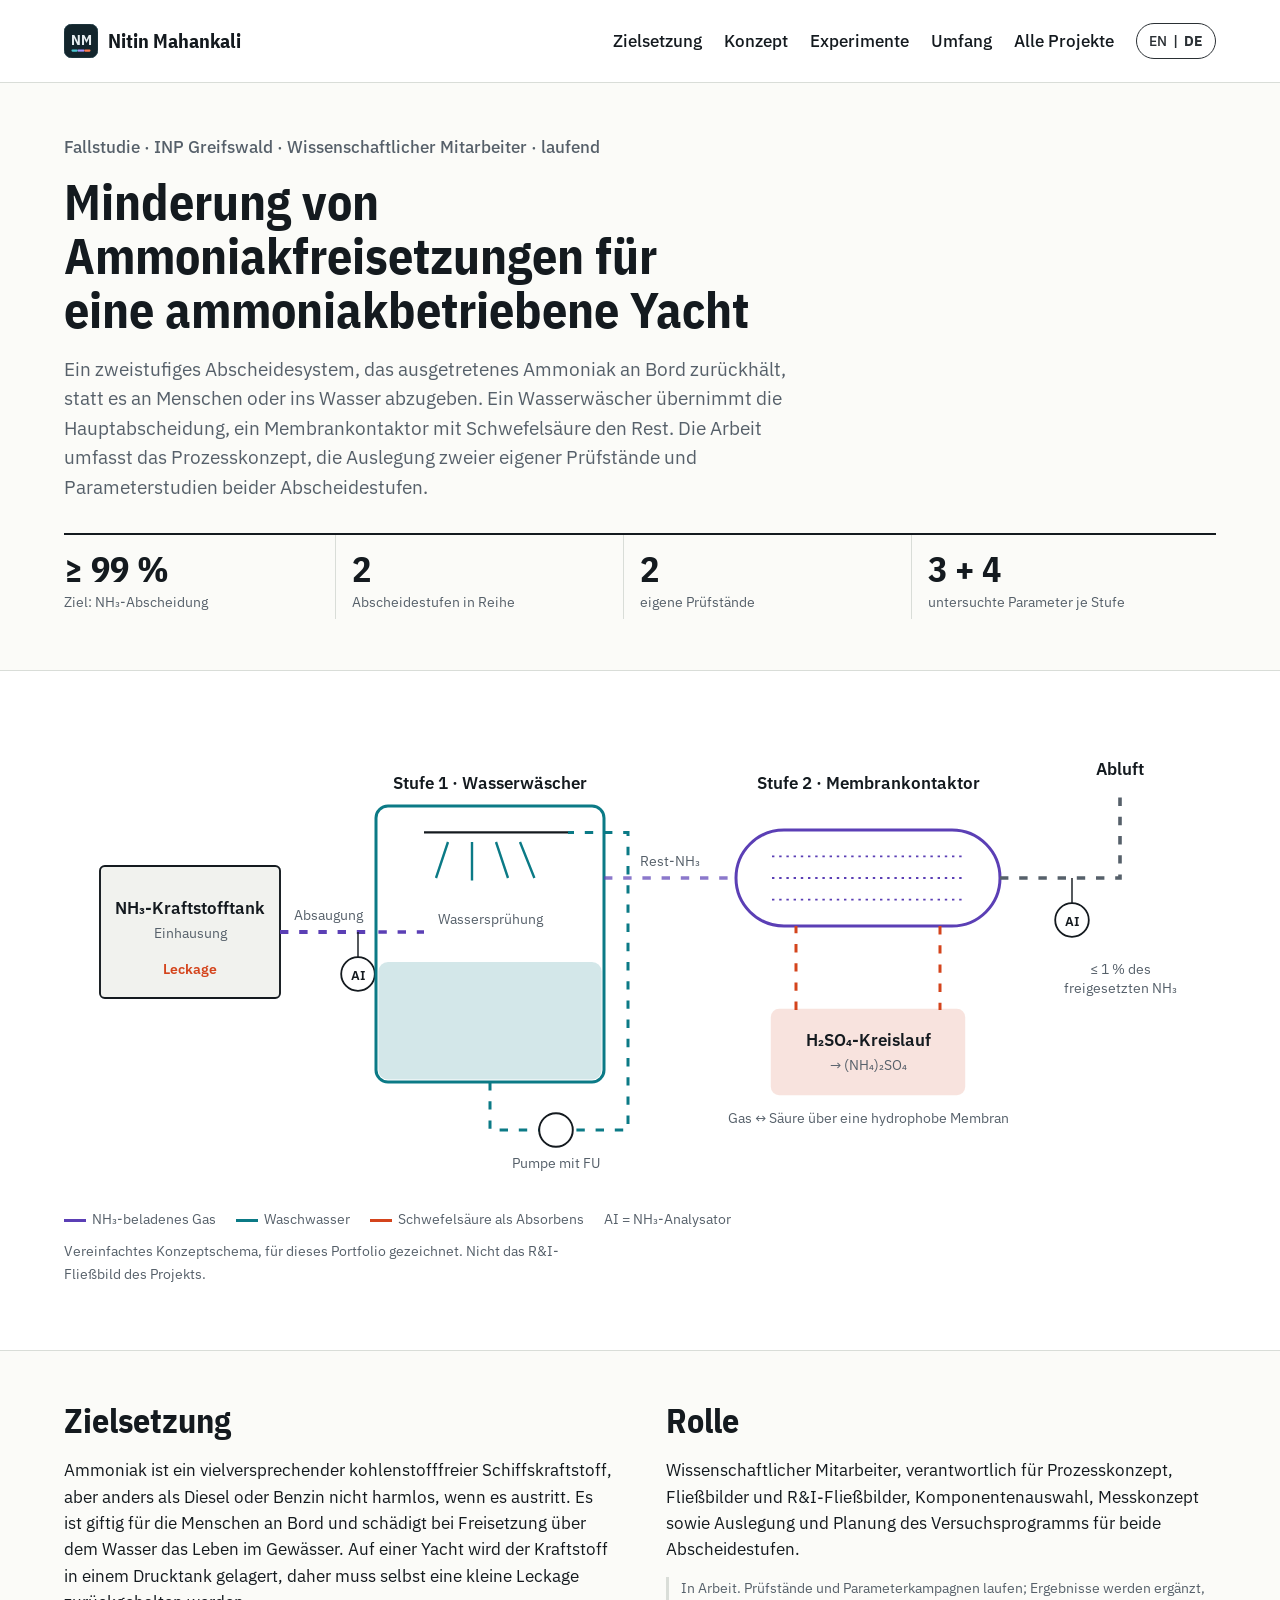
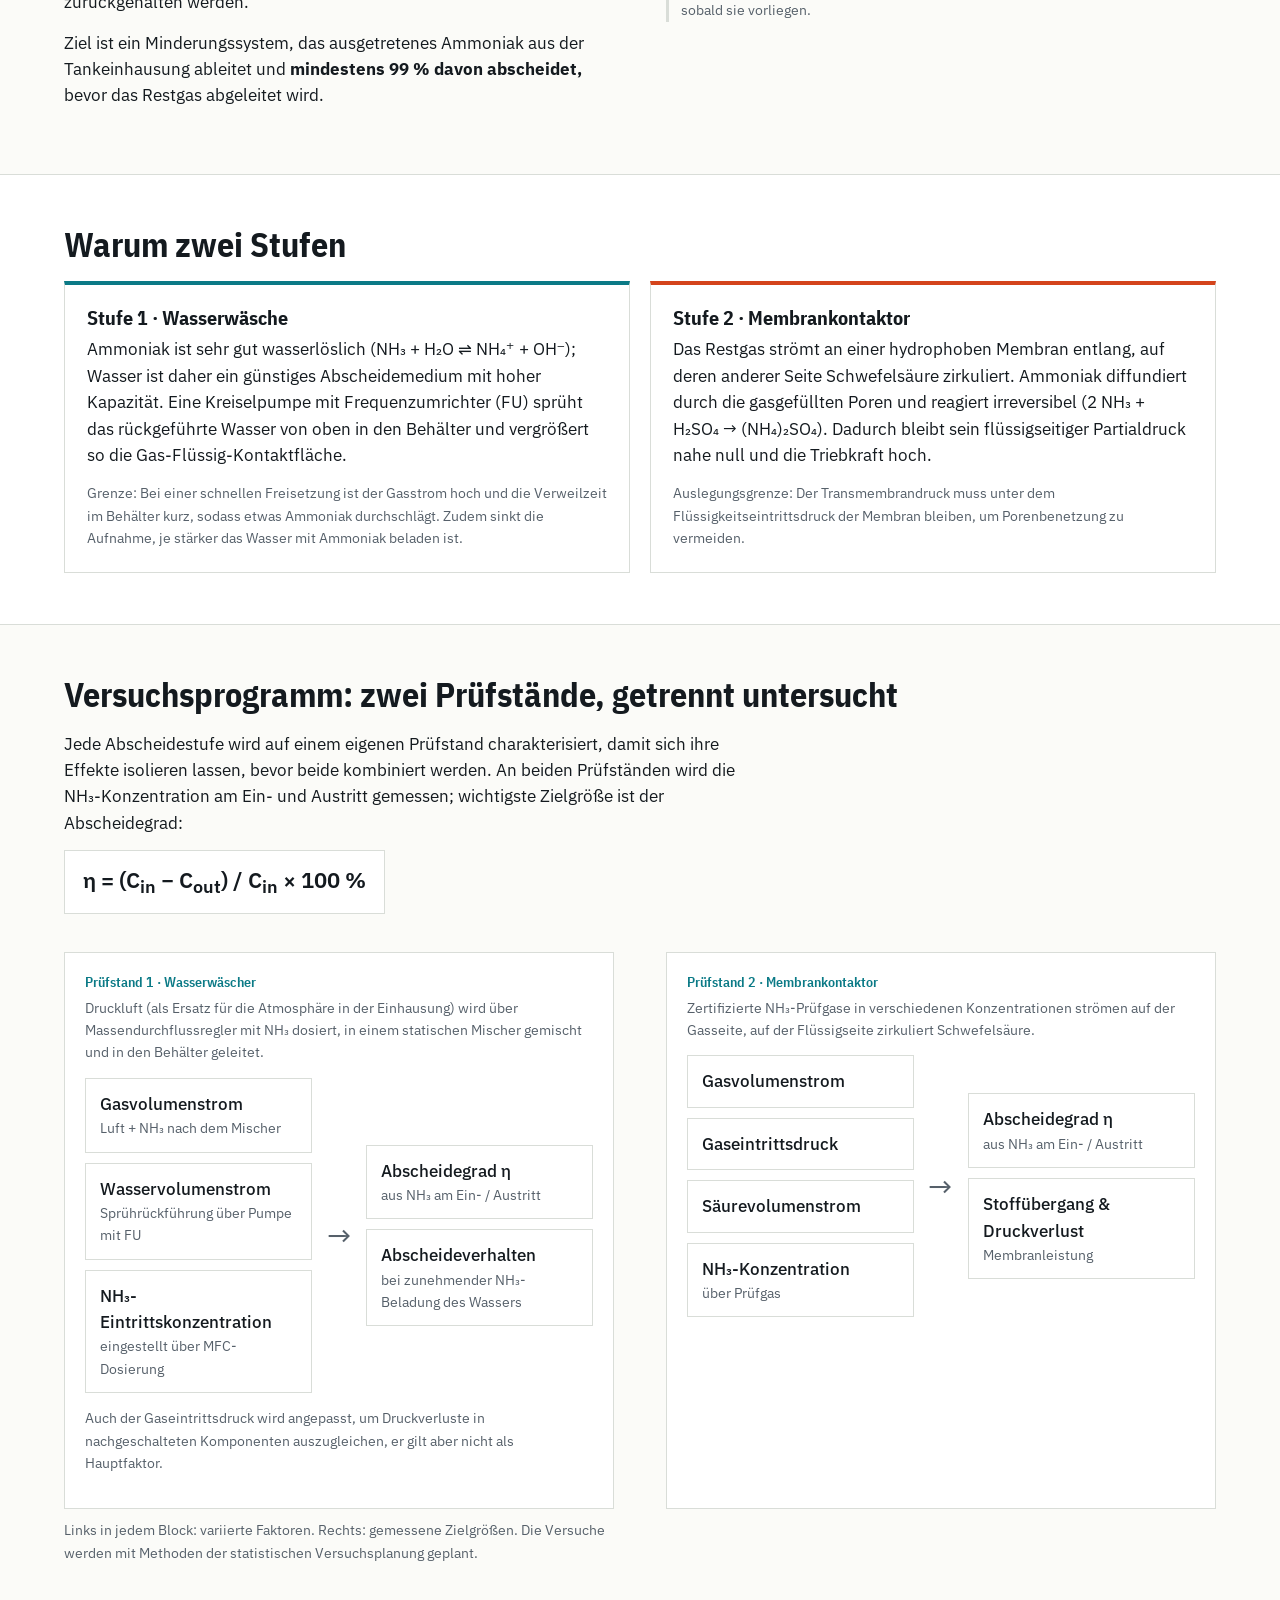
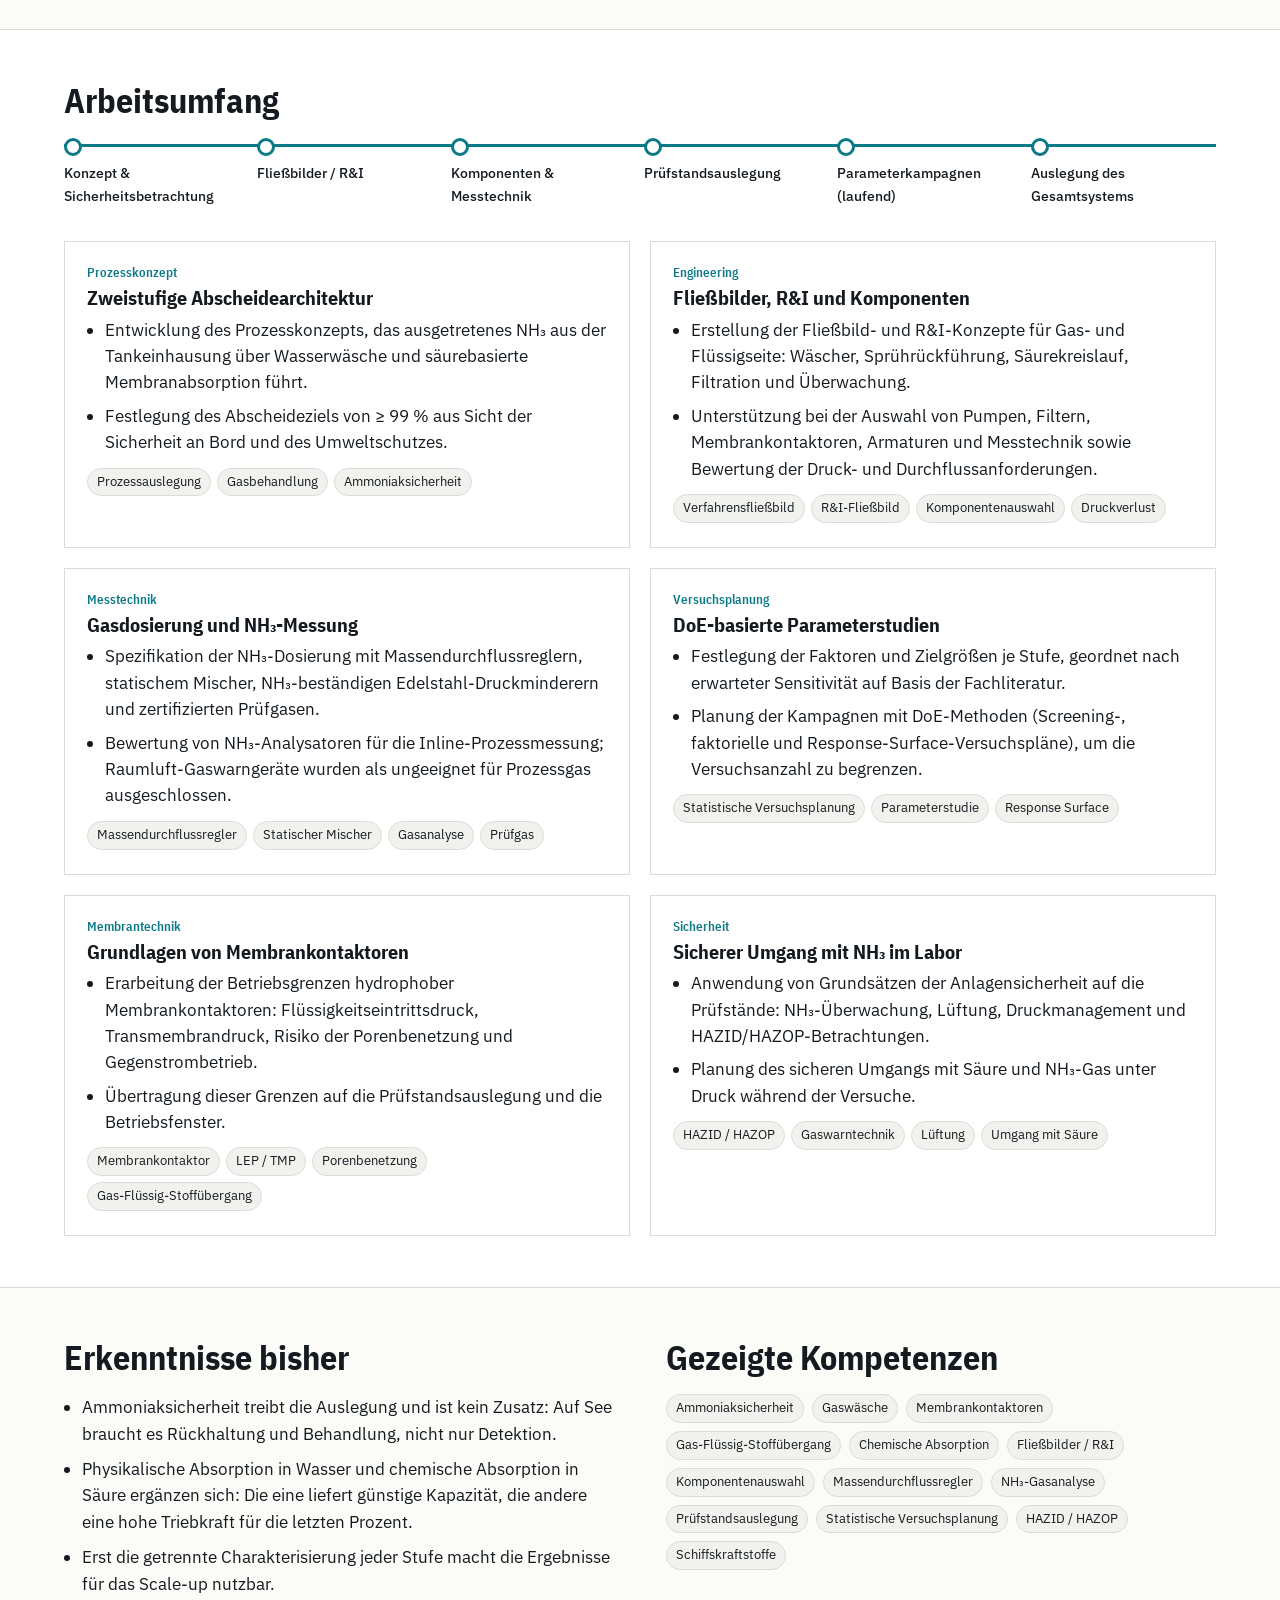
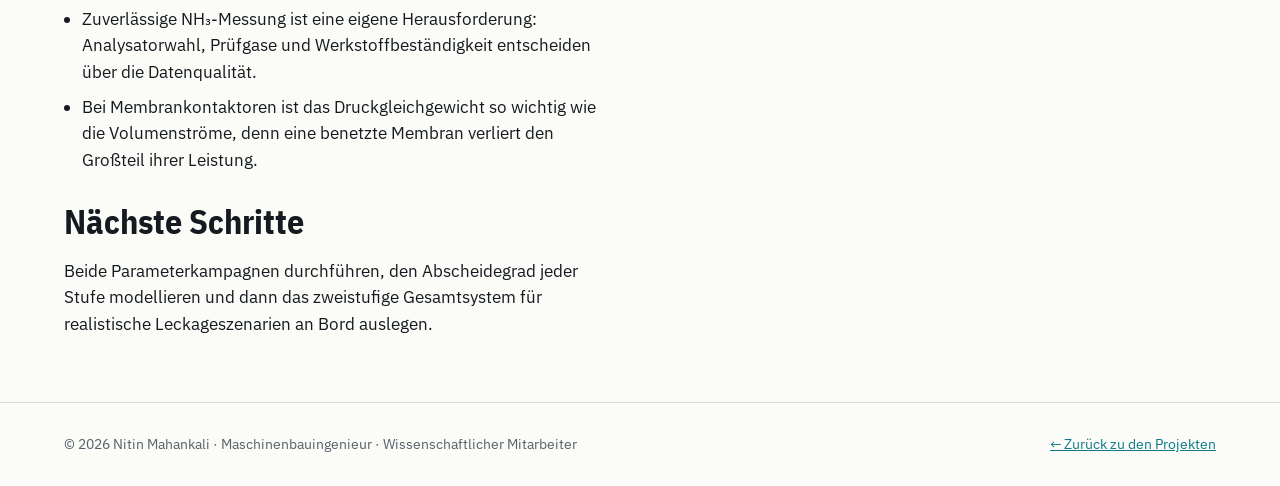
<file: de/projects/ammonia-mitigation.html>
<!DOCTYPE html>
<html lang="de">
<head>
<meta charset="utf-8">
<meta name="viewport" content="width=device-width, initial-scale=1">
<title>Minderung von Ammoniakfreisetzungen | Nitin Mahankali</title>
<link rel="icon" href="data:image/svg+xml,%3Csvg xmlns='http://www.w3.org/2000/svg' viewBox='0 0 64 64'%3E%3Crect width='64' height='64' rx='15' fill='%2313252c' stroke='%232c4a54' stroke-width='1.5'/%3E%3Ctext x='32' y='40' text-anchor='middle' font-family='IBM Plex Sans Condensed, Arial Narrow, Arial, sans-serif' font-weight='700' font-size='28' letter-spacing='-0.5' fill='%23e8eff1'%3ENM%3C/text%3E%3Crect x='14' y='48' width='12' height='4' rx='2' fill='%234cc6d1'/%3E%3Crect x='26' y='48' width='12' height='4' fill='%23a993ff'/%3E%3Crect x='38' y='48' width='12' height='4' rx='2' fill='%23ff7a52'/%3E%3C/svg%3E">
<link rel="alternate" hreflang="en" href="https://nitin14999.github.io/Nitin_Mahankali/projects/ammonia-mitigation.html">
<link rel="alternate" hreflang="de" href="https://nitin14999.github.io/Nitin_Mahankali/de/projects/ammonia-mitigation.html">
<link rel="alternate" hreflang="x-default" href="https://nitin14999.github.io/Nitin_Mahankali/projects/ammonia-mitigation.html">
<meta name="description" content="Fallstudie: zweistufige Minderung von Ammoniakfreisetzungen für eine ammoniakbetriebene Yacht: Wasserwäsche und Membrankontaktor mit Schwefelsäure, Prüfstandsauslegung und DoE-basierte Parameterstudien am INP Greifswald.">
<link rel="preconnect" href="https://fonts.googleapis.com">
<link href="https://fonts.googleapis.com/css2?family=IBM+Plex+Sans+Condensed:wght@600;700&family=IBM+Plex+Sans:wght@400;500;600&display=swap" rel="stylesheet">
<style>
/* VOICE: a confident engineering case study, factual, first person, no fluff.
   IDEA: a process engineering drawing sheet: line colours, title block, tag labels.
   PICTURE: the pilot-plant process loop drawn as a live block flow diagram with gas moving through it.
   COLOUR and TYPE: drawing-paper white, ink, H2 vermilion, N2 teal, NH3 violet; IBM Plex Sans Condensed + Plex Sans.
   LAYOUT: headline + key figures, then the diagram full width, then phases, decisions, story, model, skills. */
:root{color-scheme:light dark;
--bg:light-dark(#fbfbf8,#0f1418);--paper:light-dark(#ffffff,#151c21);--ink:light-dark(#141a1f,#e9edef);
--mute:light-dark(#56606a,#9aa6ae);--rule:light-dark(#d9ddd8,#2a343b);
--h2:light-dark(#d4441c,#ff7a52);--n2:light-dark(#0b7a86,#4cc6d1);--nh3:light-dark(#5b3fb5,#a993ff);--soft:light-dark(#f1f2ee,#1b2329)}
:root[data-theme=light]{color-scheme:light}:root[data-theme=dark]{color-scheme:dark}
*{box-sizing:border-box;min-width:0}
body{margin:0;background:var(--bg);color:var(--ink);font:16.5px/1.6 "IBM Plex Sans",system-ui,sans-serif;overflow-x:clip}
h1,h2,h3{font-family:"IBM Plex Sans Condensed","IBM Plex Sans",sans-serif;line-height:1.08;text-wrap:balance;margin:0}
h1{font-size:clamp(32px,4.6vw,50px);max-width:26ch}
h2{font-size:clamp(26px,3vw,34px);margin-bottom:18px}
h3{font-size:20px;margin-bottom:8px}
p{margin:0 0 14px;max-width:68ch}
a{color:var(--n2)}
.band{padding:clamp(28px,4vw,64px) max(5vw,16px)}
.wrap{max-width:1240px;margin:0 auto}
.paper{background:var(--paper);border-block:1px solid var(--rule)}
nav{display:flex;flex-wrap:wrap;gap:8px 22px;align-items:center;padding:14px max(5vw,16px);border-bottom:1px solid var(--rule);background:var(--paper)}
nav a{color:var(--ink);text-decoration:none;font-weight:500;padding:10px 0}
nav .logo{font-family:"IBM Plex Sans Condensed","IBM Plex Sans",sans-serif;font-weight:700;font-size:20px;margin-right:auto}
.kicker{color:var(--mute);font-weight:500;margin-bottom:14px}
.lede{font-size:18.5px;color:var(--mute);margin-top:18px}
.figs{display:grid;grid-template-columns:repeat(4,minmax(0,1fr));gap:0;margin-top:30px;border-top:2px solid var(--ink)}
.figs div{padding:14px 16px 4px 0;border-right:1px solid var(--rule);margin-right:16px}
.figs div:last-child{border:0}
.figs b{display:block;font:700 clamp(26px,3.2vw,36px)/1.1 "IBM Plex Sans Condensed","IBM Plex Sans",sans-serif;white-space:nowrap}
.figs span{color:var(--mute);font-size:14px}
.scroll{overflow-x:auto}
.diagram{min-width:720px}
.diagram svg{width:100%;height:auto;display:block}
.cap{color:var(--mute);font-size:14px;margin-top:10px}
.flow{stroke-dasharray:7 9;animation:run 1.6s linear infinite}
@keyframes run{to{stroke-dashoffset:-32}}
.legend{display:flex;flex-wrap:wrap;gap:6px 20px;font-size:14px;color:var(--mute);margin-top:6px}
.legend i{display:inline-block;width:22px;height:3px;vertical-align:middle;margin-right:6px}
.two{display:grid;grid-template-columns:minmax(0,1fr) minmax(0,1fr);gap:clamp(24px,4vw,56px)}
.phases{display:grid;grid-template-columns:repeat(2,minmax(0,1fr));gap:20px}
.phase{background:var(--paper);border:1px solid var(--rule);padding:22px 22px 10px}
.phase .tag{font:600 13px "IBM Plex Sans Condensed","IBM Plex Sans",sans-serif;color:var(--n2);margin-bottom:6px}
.phase ul{margin:0 0 12px;padding-left:18px}.phase li{margin-bottom:7px}
.kw{display:flex;flex-wrap:wrap;gap:6px;margin:4px 0 14px}
.kw span,.skills span{font-size:13px;border:1px solid var(--rule);padding:3px 9px;border-radius:99px;background:var(--soft)}
.decide{display:grid;grid-template-columns:repeat(3,minmax(0,1fr));gap:20px}
.decide div{border-top:3px solid var(--nh3);padding-top:14px}
.story{display:grid;grid-template-columns:repeat(4,minmax(0,1fr));gap:0;border:1px solid var(--rule);background:var(--paper)}
.story div{padding:20px;border-right:1px solid var(--rule)}.story div:last-child{border:0}
.story b{display:block;font:700 15px "IBM Plex Sans Condensed","IBM Plex Sans",sans-serif;margin-bottom:6px;color:var(--h2)}
.doe{display:grid;grid-template-columns:minmax(0,1fr) 56px minmax(0,1fr);align-items:center;gap:10px}
.col{display:grid;gap:10px}
.col div{background:var(--paper);border:1px solid var(--rule);padding:12px 14px;font-weight:500}
.col small{display:block;color:var(--mute);font-weight:400;font-size:14px}
.arrow{font-size:30px;text-align:center;color:var(--mute)}
.model{display:grid;gap:14px}
.eq{display:grid;grid-template-columns:repeat(6,minmax(0,1fr));gap:10px}
.eq div{background:var(--paper);border:1px solid var(--rule);padding:12px 10px;text-align:center;font-weight:500;font-size:15px}
.plant{background:var(--ink);color:var(--bg);padding:16px 18px;text-align:center;font:600 18px "IBM Plex Sans Condensed","IBM Plex Sans",sans-serif}
.valid{border:2px dashed var(--h2);padding:12px 16px;text-align:center;font-weight:500}
.timeline{position:relative;display:grid;grid-template-columns:repeat(8,minmax(0,1fr));gap:8px;padding-top:26px}
.timeline:before{content:"";position:absolute;top:8px;left:0;height:3px;width:var(--w,0%);background:var(--n2);transition:width 1.6s ease}
.timeline div{font-size:14px;font-weight:500;position:relative}
.timeline div:before{content:"";position:absolute;top:-24px;left:0;width:12px;height:12px;border-radius:50%;background:var(--paper);border:3px solid var(--n2)}
.skills{display:flex;flex-wrap:wrap;gap:8px}
.note{font-size:14px;color:var(--mute);border-left:3px solid var(--rule);padding-left:12px}
.reveal{opacity:0;transform:translateY(22px);transition:opacity .7s ease,transform .7s ease}
.reveal.in{opacity:1;transform:none}
footer{padding:30px max(5vw,16px);border-top:1px solid var(--rule);color:var(--mute);font-size:14px;display:flex;flex-wrap:wrap;justify-content:space-between;gap:10px}
@media(max-width:900px){.phases,.two,.decide{grid-template-columns:minmax(0,1fr)}.story{grid-template-columns:repeat(2,minmax(0,1fr))}.story div:nth-child(2){border-right:0}.story div{border-bottom:1px solid var(--rule)}.eq{grid-template-columns:repeat(3,minmax(0,1fr))}.timeline{grid-template-columns:repeat(4,minmax(0,1fr));row-gap:40px}.timeline:before{display:none}}
@media(max-width:600px){.figs{grid-template-columns:repeat(2,minmax(0,1fr))}.figs div:nth-child(2){border:0}.story{grid-template-columns:minmax(0,1fr)}.story div{border-right:0}.doe{grid-template-columns:minmax(0,1fr)}.arrow{transform:rotate(90deg)}.eq{grid-template-columns:repeat(2,minmax(0,1fr))}.timeline{grid-template-columns:repeat(2,minmax(0,1fr))}}
@media(prefers-reduced-motion:reduce){.flow{animation:none}.reveal{opacity:1;transform:none;transition:none}.timeline:before{transition:none}}
.t6{grid-template-columns:repeat(6,minmax(0,1fr))}
.pool{animation:glow 1.4s ease-in-out infinite}
@keyframes glow{50%{opacity:.45}}
.cmp{display:grid;grid-template-columns:minmax(0,1fr) minmax(0,1fr);gap:20px}
.cmp>div{background:var(--paper);border:1px solid var(--rule);padding:22px 22px 8px}
.cmp .c1{border-top:4px solid var(--h2)}.cmp .c2{border-top:4px solid var(--n2)}
.small{font-size:14px;color:var(--mute)}
.learn{padding-left:18px;margin:0}.learn li{margin-bottom:9px}
@media(max-width:900px){.t6{grid-template-columns:repeat(3,minmax(0,1fr))}}
@media(max-width:600px){.cmp,.t6{grid-template-columns:minmax(0,1fr)}.t6{grid-template-columns:repeat(2,minmax(0,1fr))}}
@media(prefers-reduced-motion:reduce){.pool{animation:none}}
.eqn{font:600 clamp(18px,2.2vw,22px) "IBM Plex Sans",sans-serif;background:var(--paper);border:1px solid var(--rule);padding:14px 18px;display:inline-block;max-width:100%}
.rig{background:var(--paper);border:1px solid var(--rule);padding:20px}
.rig .tag{font:600 14px "IBM Plex Sans Condensed","IBM Plex Sans",sans-serif;color:var(--n2)}
.rig .doe{margin:14px 0}
.rig .doe{grid-template-columns:minmax(0,1fr) 34px minmax(0,1fr)}
.spray{animation:glow 1.2s ease-in-out infinite}
@media(prefers-reduced-motion:reduce){.spray{animation:none}}
h1,h2,h3,p,li,small,.col div,.rig{hyphens:auto;-webkit-hyphens:auto;overflow-wrap:break-word}
</style>
</head>
<body>
<nav>
<a class="logo" href="https://nitin14999.github.io/Nitin_Mahankali/de/" aria-label="Nitin Mahankali, Startseite" style="display:flex;align-items:center;gap:10px;text-decoration:none"><svg viewBox="0 0 64 64" width="34" height="34" aria-hidden="true"><rect width="64" height="64" rx="15" fill="#13252c" stroke="#2c4a54" stroke-width="1.5"/><text x="32" y="40" text-anchor="middle" font-family="IBM Plex Sans Condensed, Arial Narrow, Arial, sans-serif" font-weight="700" font-size="28" letter-spacing="-0.5" fill="#e8eff1">NM</text><rect x="14" y="48" width="12" height="4" rx="2" fill="#4cc6d1"/><rect x="26" y="48" width="12" height="4" fill="#a993ff"/><rect x="38" y="48" width="12" height="4" rx="2" fill="#ff7a52"/></svg>Nitin Mahankali</a>
<a href="#objective">Zielsetzung</a><a href="#concept">Konzept</a><a href="#experiments">Experimente</a><a href="#scope">Umfang</a>
<a href="https://nitin14999.github.io/Nitin_Mahankali/de/#projects">Alle Projekte</a>
<span class="lang" style="display:inline-flex;align-items:center;gap:6px;font-weight:600;font-size:14px;border:1px solid currentColor;border-radius:99px;padding:6px 12px;opacity:.9"><a href="../../projects/ammonia-mitigation.html" hreflang="en" lang="en" style="text-decoration:none;padding:0" aria-label="English version">EN</a><span aria-hidden="true">|</span><b>DE</b></span>
</nav>

<header class="band">
<div class="wrap">
<div class="kicker">Fallstudie · INP Greifswald · Wissenschaftlicher Mitarbeiter · laufend</div>
<h1>Minderung von Ammoniakfreisetzungen für eine ammoniakbetriebene Yacht</h1>
<p class="lede">Ein zweistufiges Abscheidesystem, das ausgetretenes Ammoniak an Bord zurückhält, statt es an Menschen oder ins Wasser abzugeben. Ein Wasserwäscher übernimmt die Hauptabscheidung, ein Membrankontaktor mit Schwefelsäure den Rest. Die Arbeit umfasst das Prozesskonzept, die Auslegung zweier eigener Prüfstände und Parameterstudien beider Abscheidestufen.</p>
<div class="figs">
<div><b>≥ 99 %</b><span>Ziel: NH₃-Abscheidung</span></div>
<div><b>2</b><span>Abscheidestufen in Reihe</span></div>
<div><b>2</b><span>eigene Prüfstände</span></div>
<div><b>3 + 4</b><span>untersuchte Parameter je Stufe</span></div>
</div>
</div>
</header>

<section class="band paper" aria-label="Systemkonzept">
<div class="wrap">
<div class="scroll"><div class="diagram">
<svg viewBox="0 0 960 400" role="img" aria-label="Ausgetretenes Ammoniak wird aus der Tankeinhausung abgesaugt, in einem Wasserwäscher mit Sprührückführung und anschließend in einem Membrankontaktor mit Schwefelsäurekreislauf abgeschieden; weniger als 1 Prozent wird abgeleitet. Ammoniak-Analysatoren messen Ein- und Austritt.">
<g font-family="IBM Plex Sans, sans-serif" font-size="14" fill="var(--ink)">
<!-- source -->
<rect x="30" y="120" width="150" height="110" rx="4" fill="var(--soft)" stroke="var(--ink)" stroke-width="1.6"/>
<text x="105" y="160" text-anchor="middle" font-weight="600">NH₃-Kraftstofftank</text>
<text x="105" y="180" text-anchor="middle" font-size="12" fill="var(--mute)">Einhausung</text>
<text x="105" y="210" text-anchor="middle" font-size="12" fill="var(--h2)" font-weight="600">Leckage</text>
<path class="flow" d="M180 175H260" fill="none" stroke="var(--nh3)" stroke-width="3.5"/>
<text x="220" y="165" text-anchor="middle" font-size="12" fill="var(--mute)">Absaugung</text>
<circle cx="245" cy="210" r="14" fill="var(--paper)" stroke="var(--ink)" stroke-width="1.5"/><text x="245" y="215" text-anchor="middle" font-size="11" font-weight="600">AI</text>
<path d="M245 196V175" stroke="var(--ink)" stroke-width="1.2"/>
<!-- scrubber -->
<rect x="260" y="70" width="190" height="230" rx="10" fill="var(--paper)" stroke="var(--n2)" stroke-width="2.5"/>
<text x="355" y="56" text-anchor="middle" font-weight="600">Stufe 1 · Wasserwäscher</text>
<rect x="262" y="200" width="186" height="98" rx="8" fill="var(--n2)" opacity=".18"/>
<g stroke="var(--n2)" stroke-width="2" class="spray"><path d="M320 100L310 130M340 100L340 132M360 100L370 130M380 100L392 130"/></g>
<path d="M300 92H420" stroke="var(--ink)" stroke-width="2"/>
<text x="355" y="168" text-anchor="middle" font-size="12" fill="var(--mute)">Wassersprühung</text>
<path class="flow" d="M262 175H300" fill="none" stroke="var(--nh3)" stroke-width="3"/>
<path class="flow" d="M355 300V340H470V92H420" fill="none" stroke="var(--n2)" stroke-width="2.5"/>
<circle cx="410" cy="340" r="14" fill="var(--paper)" stroke="var(--ink)" stroke-width="1.6"/>
<text x="410" y="372" text-anchor="middle" font-size="12" fill="var(--mute)">Pumpe mit FU</text>
<path class="flow" d="M450 130H560" fill="none" stroke="var(--nh3)" stroke-width="3" opacity=".7"/>
<text x="505" y="120" text-anchor="middle" font-size="12" fill="var(--mute)">Rest-NH₃</text>
<!-- membrane -->
<text x="670" y="56" text-anchor="middle" font-weight="600">Stufe 2 · Membrankontaktor</text>
<rect x="560" y="90" width="220" height="80" rx="40" fill="var(--paper)" stroke="var(--nh3)" stroke-width="2.5"/>
<path d="M590 112H750M590 130H750M590 148H750" stroke="var(--nh3)" stroke-width="1.5" stroke-dasharray="2 4"/>
<text x="670" y="334" text-anchor="middle" font-size="12" fill="var(--mute)">Gas ↔ Säure über eine hydrophobe Membran</text>
<rect x="590" y="240" width="160" height="70" rx="6" fill="var(--h2)" opacity=".14" stroke="var(--h2)" stroke-width="2"/>
<text x="670" y="270" text-anchor="middle" font-weight="600">H₂SO₄-Kreislauf</text>
<text x="670" y="290" text-anchor="middle" font-size="12" fill="var(--mute)">→ (NH₄)₂SO₄</text>
<path class="flow" d="M610 240V170M730 170V240" fill="none" stroke="var(--h2)" stroke-width="2.5"/>
<!-- vent -->
<path class="flow" d="M780 130H880V60" fill="none" stroke="var(--mute)" stroke-width="3"/>
<circle cx="840" cy="165" r="14" fill="var(--paper)" stroke="var(--ink)" stroke-width="1.5"/><text x="840" y="170" text-anchor="middle" font-size="11" font-weight="600">AI</text>
<path d="M840 151V130" stroke="var(--ink)" stroke-width="1.2"/>
<text x="880" y="44" text-anchor="middle" font-weight="600">Abluft</text>
<text x="880" y="210" text-anchor="middle" font-size="12" fill="var(--mute)">≤ 1 % des</text>
<text x="880" y="226" text-anchor="middle" font-size="12" fill="var(--mute)">freigesetzten NH₃</text>
</g>
</svg>
</div></div>
<div class="legend"><span><i style="background:var(--nh3)"></i>NH₃-beladenes Gas</span><span><i style="background:var(--n2)"></i>Waschwasser</span><span><i style="background:var(--h2)"></i>Schwefelsäure als Absorbens</span><span>AI = NH₃-Analysator</span></div>
<p class="cap">Vereinfachtes Konzeptschema, für dieses Portfolio gezeichnet. Nicht das R&amp;I-Fließbild des Projekts.</p>
</div>
</section>

<section class="band reveal" id="objective">
<div class="wrap two">
<div>
<h2>Zielsetzung</h2>
<p>Ammoniak ist ein vielversprechender kohlenstofffreier Schiffskraftstoff, aber anders als Diesel oder Benzin nicht harmlos, wenn es austritt. Es ist giftig für die Menschen an Bord und schädigt bei Freisetzung über dem Wasser das Leben im Gewässer. Auf einer Yacht wird der Kraftstoff in einem Drucktank gelagert, daher muss selbst eine kleine Leckage zurückgehalten werden.</p>
<p>Ziel ist ein Minderungssystem, das ausgetretenes Ammoniak aus der Tankeinhausung ableitet und <strong>mindestens 99 % davon abscheidet,</strong> bevor das Restgas abgeleitet wird.</p>
</div>
<div>
<h2>Rolle</h2>
<p>Wissenschaftlicher Mitarbeiter, verantwortlich für Prozesskonzept, Fließbilder und R&amp;I-Fließbilder, Komponentenauswahl, Messkonzept sowie Auslegung und Planung des Versuchsprogramms für beide Abscheidestufen.</p>
<p class="note">In Arbeit. Prüfstände und Parameterkampagnen laufen; Ergebnisse werden ergänzt, sobald sie vorliegen.</p>
</div>
</div>
</section>

<section class="band paper reveal" id="concept">
<div class="wrap">
<h2>Warum zwei Stufen</h2>
<div class="cmp">
<div class="c2"><h3>Stufe 1 · Wasserwäsche</h3>
<p>Ammoniak ist sehr gut wasserlöslich (NH₃ + H₂O ⇌ NH₄⁺ + OH⁻); Wasser ist daher ein günstiges Abscheidemedium mit hoher Kapazität. Eine Kreiselpumpe mit Frequenzumrichter (FU) sprüht das rückgeführte Wasser von oben in den Behälter und vergrößert so die Gas-Flüssig-Kontaktfläche.</p>
<p class="small">Grenze: Bei einer schnellen Freisetzung ist der Gasstrom hoch und die Verweilzeit im Behälter kurz, sodass etwas Ammoniak durchschlägt. Zudem sinkt die Aufnahme, je stärker das Wasser mit Ammoniak beladen ist.</p></div>
<div class="c1"><h3>Stufe 2 · Membrankontaktor</h3>
<p>Das Restgas strömt an einer hydrophoben Membran entlang, auf deren anderer Seite Schwefelsäure zirkuliert. Ammoniak diffundiert durch die gasgefüllten Poren und reagiert irreversibel (2 NH₃ + H₂SO₄ → (NH₄)₂SO₄). Dadurch bleibt sein flüssigseitiger Partialdruck nahe null und die Triebkraft hoch.</p>
<p class="small">Auslegungsgrenze: Der Transmembrandruck muss unter dem Flüssigkeitseintrittsdruck der Membran bleiben, um Porenbenetzung zu vermeiden.</p></div>
</div>
</div>
</section>

<section class="band reveal" id="experiments">
<div class="wrap">
<h2>Versuchsprogramm: zwei Prüfstände, getrennt untersucht</h2>
<p>Jede Abscheidestufe wird auf einem eigenen Prüfstand charakterisiert, damit sich ihre Effekte isolieren lassen, bevor beide kombiniert werden. An beiden Prüfständen wird die NH₃-Konzentration am Ein- und Austritt gemessen; wichtigste Zielgröße ist der Abscheidegrad:</p>
<p class="eqn">η = (C<sub>in</sub> − C<sub>out</sub>) / C<sub>in</sub> × 100 %</p>
<div class="two" style="margin-top:24px">
<div class="rig">
<div class="tag">Prüfstand 1 · Wasserwäscher</div>
<p class="small" style="margin-top:6px">Druckluft (als Ersatz für die Atmosphäre in der Einhausung) wird über Massendurchflussregler mit NH₃ dosiert, in einem statischen Mischer gemischt und in den Behälter geleitet.</p>
<div class="doe">
<div class="col"><div>Gasvolumenstrom<small>Luft + NH₃ nach dem Mischer</small></div><div>Wasservolumenstrom<small>Sprührückführung über Pumpe mit FU</small></div><div>NH₃-Eintrittskonzentration<small>eingestellt über MFC-Dosierung</small></div></div>
<div class="arrow" aria-hidden="true">→</div>
<div class="col"><div>Abscheidegrad η<small>aus NH₃ am Ein- / Austritt</small></div><div>Abscheideverhalten<small>bei zunehmender NH₃-Beladung des Wassers</small></div></div>
</div>
<p class="small">Auch der Gaseintrittsdruck wird angepasst, um Druckverluste in nachgeschalteten Komponenten auszugleichen, er gilt aber nicht als Hauptfaktor.</p>
</div>
<div class="rig">
<div class="tag">Prüfstand 2 · Membrankontaktor</div>
<p class="small" style="margin-top:6px">Zertifizierte NH₃-Prüfgase in verschiedenen Konzentrationen strömen auf der Gasseite, auf der Flüssigseite zirkuliert Schwefelsäure.</p>
<div class="doe">
<div class="col"><div>Gasvolumenstrom</div><div>Gaseintrittsdruck</div><div>Säurevolumenstrom</div><div>NH₃-Konzentration<small>über Prüfgas</small></div></div>
<div class="arrow" aria-hidden="true">→</div>
<div class="col"><div>Abscheidegrad η<small>aus NH₃ am Ein- / Austritt</small></div><div>Stoffübergang &amp; Druckverlust<small>Membranleistung</small></div></div>
</div>
</div>
</div>
<p class="cap">Links in jedem Block: variierte Faktoren. Rechts: gemessene Zielgrößen. Die Versuche werden mit Methoden der statistischen Versuchsplanung geplant.</p>
</div>
</section>

<section class="band paper reveal" id="scope">
<div class="wrap">
<h2>Arbeitsumfang</h2>
<div class="timeline t6" id="tl">
<div>Konzept &amp; Sicherheitsbetrachtung</div><div>Fließbilder / R&amp;I</div><div>Komponenten &amp; Messtechnik</div><div>Prüfstandsauslegung</div><div>Parameterkampagnen (laufend)</div><div>Auslegung des Gesamtsystems</div>
</div>
<div class="phases" style="margin-top:34px">
<div class="phase reveal"><div class="tag">Prozesskonzept</div><h3>Zweistufige Abscheidearchitektur</h3>
<ul><li>Entwicklung des Prozesskonzepts, das ausgetretenes NH₃ aus der Tankeinhausung über Wasserwäsche und säurebasierte Membranabsorption führt.</li>
<li>Festlegung des Abscheideziels von ≥ 99 % aus Sicht der Sicherheit an Bord und des Umweltschutzes.</li></ul>
<div class="kw"><span>Prozessauslegung</span><span>Gasbehandlung</span><span>Ammoniaksicherheit</span></div></div>

<div class="phase reveal"><div class="tag">Engineering</div><h3>Fließbilder, R&amp;I und Komponenten</h3>
<ul><li>Erstellung der Fließbild- und R&amp;I-Konzepte für Gas- und Flüssigseite: Wäscher, Sprührückführung, Säurekreislauf, Filtration und Überwachung.</li>
<li>Unterstützung bei der Auswahl von Pumpen, Filtern, Membrankontaktoren, Armaturen und Messtechnik sowie Bewertung der Druck- und Durchflussanforderungen.</li></ul>
<div class="kw"><span>Verfahrensfließbild</span><span>R&amp;I-Fließbild</span><span>Komponentenauswahl</span><span>Druckverlust</span></div></div>

<div class="phase reveal"><div class="tag">Messtechnik</div><h3>Gasdosierung und NH₃-Messung</h3>
<ul><li>Spezifikation der NH₃-Dosierung mit Massendurchflussreglern, statischem Mischer, NH₃-beständigen Edelstahl-Druckminderern und zertifizierten Prüfgasen.</li>
<li>Bewertung von NH₃-Analysatoren für die Inline-Prozessmessung; Raumluft-Gaswarngeräte wurden als ungeeignet für Prozessgas ausgeschlossen.</li></ul>
<div class="kw"><span>Massendurchflussregler</span><span>Statischer Mischer</span><span>Gasanalyse</span><span>Prüfgas</span></div></div>

<div class="phase reveal"><div class="tag">Versuchsplanung</div><h3>DoE-basierte Parameterstudien</h3>
<ul><li>Festlegung der Faktoren und Zielgrößen je Stufe, geordnet nach erwarteter Sensitivität auf Basis der Fachliteratur.</li>
<li>Planung der Kampagnen mit DoE-Methoden (Screening-, faktorielle und Response-Surface-Versuchspläne), um die Versuchsanzahl zu begrenzen.</li></ul>
<div class="kw"><span>Statistische Versuchsplanung</span><span>Parameterstudie</span><span>Response Surface</span></div></div>

<div class="phase reveal"><div class="tag">Membrantechnik</div><h3>Grundlagen von Membrankontaktoren</h3>
<ul><li>Erarbeitung der Betriebsgrenzen hydrophober Membrankontaktoren: Flüssigkeitseintrittsdruck, Transmembrandruck, Risiko der Porenbenetzung und Gegenstrombetrieb.</li>
<li>Übertragung dieser Grenzen auf die Prüfstandsauslegung und die Betriebsfenster.</li></ul>
<div class="kw"><span>Membrankontaktor</span><span>LEP / TMP</span><span>Porenbenetzung</span><span>Gas-Flüssig-Stoffübergang</span></div></div>

<div class="phase reveal"><div class="tag">Sicherheit</div><h3>Sicherer Umgang mit NH₃ im Labor</h3>
<ul><li>Anwendung von Grundsätzen der Anlagensicherheit auf die Prüfstände: NH₃-Überwachung, Lüftung, Druckmanagement und HAZID/HAZOP-Betrachtungen.</li>
<li>Planung des sicheren Umgangs mit Säure und NH₃-Gas unter Druck während der Versuche.</li></ul>
<div class="kw"><span>HAZID / HAZOP</span><span>Gaswarntechnik</span><span>Lüftung</span><span>Umgang mit Säure</span></div></div>
</div>
</div>
</section>

<section class="band reveal">
<div class="wrap two">
<div>
<h2>Erkenntnisse bisher</h2>
<ul class="learn">
<li>Ammoniaksicherheit treibt die Auslegung und ist kein Zusatz: Auf See braucht es Rückhaltung und Behandlung, nicht nur Detektion.</li>
<li>Physikalische Absorption in Wasser und chemische Absorption in Säure ergänzen sich: Die eine liefert günstige Kapazität, die andere eine hohe Triebkraft für die letzten Prozent.</li>
<li>Erst die getrennte Charakterisierung jeder Stufe macht die Ergebnisse für das Scale-up nutzbar.</li>
<li>Zuverlässige NH₃-Messung ist eine eigene Herausforderung: Analysatorwahl, Prüfgase und Werkstoffbeständigkeit entscheiden über die Datenqualität.</li>
<li>Bei Membrankontaktoren ist das Druckgleichgewicht so wichtig wie die Volumenströme, denn eine benetzte Membran verliert den Großteil ihrer Leistung.</li>
</ul>
<h2 style="margin-top:30px">Nächste Schritte</h2>
<p>Beide Parameterkampagnen durchführen, den Abscheidegrad jeder Stufe modellieren und dann das zweistufige Gesamtsystem für realistische Leckageszenarien an Bord auslegen.</p>
</div>
<div>
<h2>Gezeigte Kompetenzen</h2>
<div class="skills"><span>Ammoniaksicherheit</span><span>Gaswäsche</span><span>Membrankontaktoren</span><span>Gas-Flüssig-Stoffübergang</span><span>Chemische Absorption</span><span>Fließbilder / R&amp;I</span><span>Komponentenauswahl</span><span>Massendurchflussregler</span><span>NH₃-Gasanalyse</span><span>Prüfstandsauslegung</span><span>Statistische Versuchsplanung</span><span>HAZID / HAZOP</span><span>Schiffskraftstoffe</span></div>
</div>
</div>
</section>

<footer><span>© 2026 Nitin Mahankali · Maschinenbauingenieur · Wissenschaftlicher Mitarbeiter</span><a href="https://nitin14999.github.io/Nitin_Mahankali/de/#projects">← Zurück zu den Projekten</a></footer>

<script>
{
const els=document.querySelectorAll('.reveal');
const io=new IntersectionObserver(es=>{for(const e of es){if(e.isIntersecting){e.target.classList.add('in');io.unobserve(e.target)}}},{threshold:.12});
els.forEach(el=>io.observe(el));
const tl=document.getElementById('tl');
const tio=new IntersectionObserver(es=>{if(es[0].isIntersecting){tl.style.setProperty('--w','100%');tio.disconnect()}},{threshold:.5});
tio.observe(tl);
}
</script>
</body>
</html>
</file>
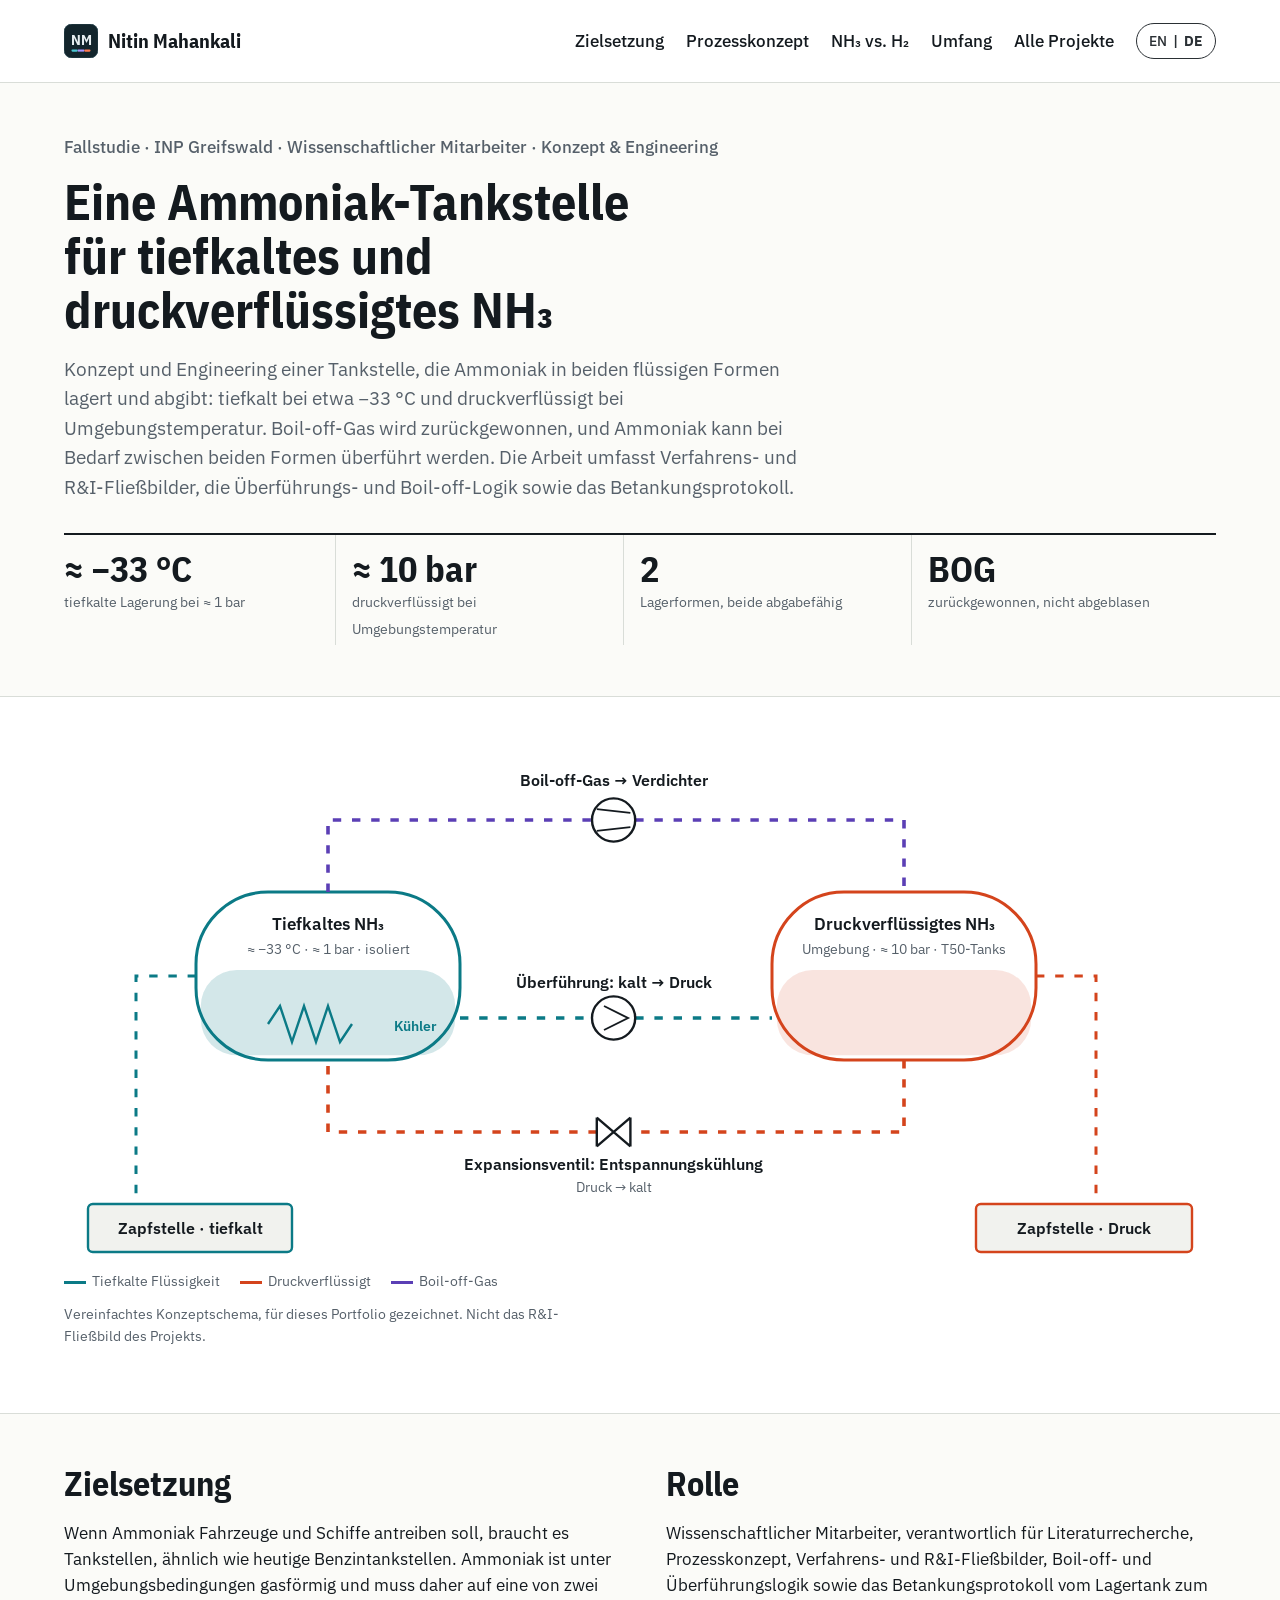
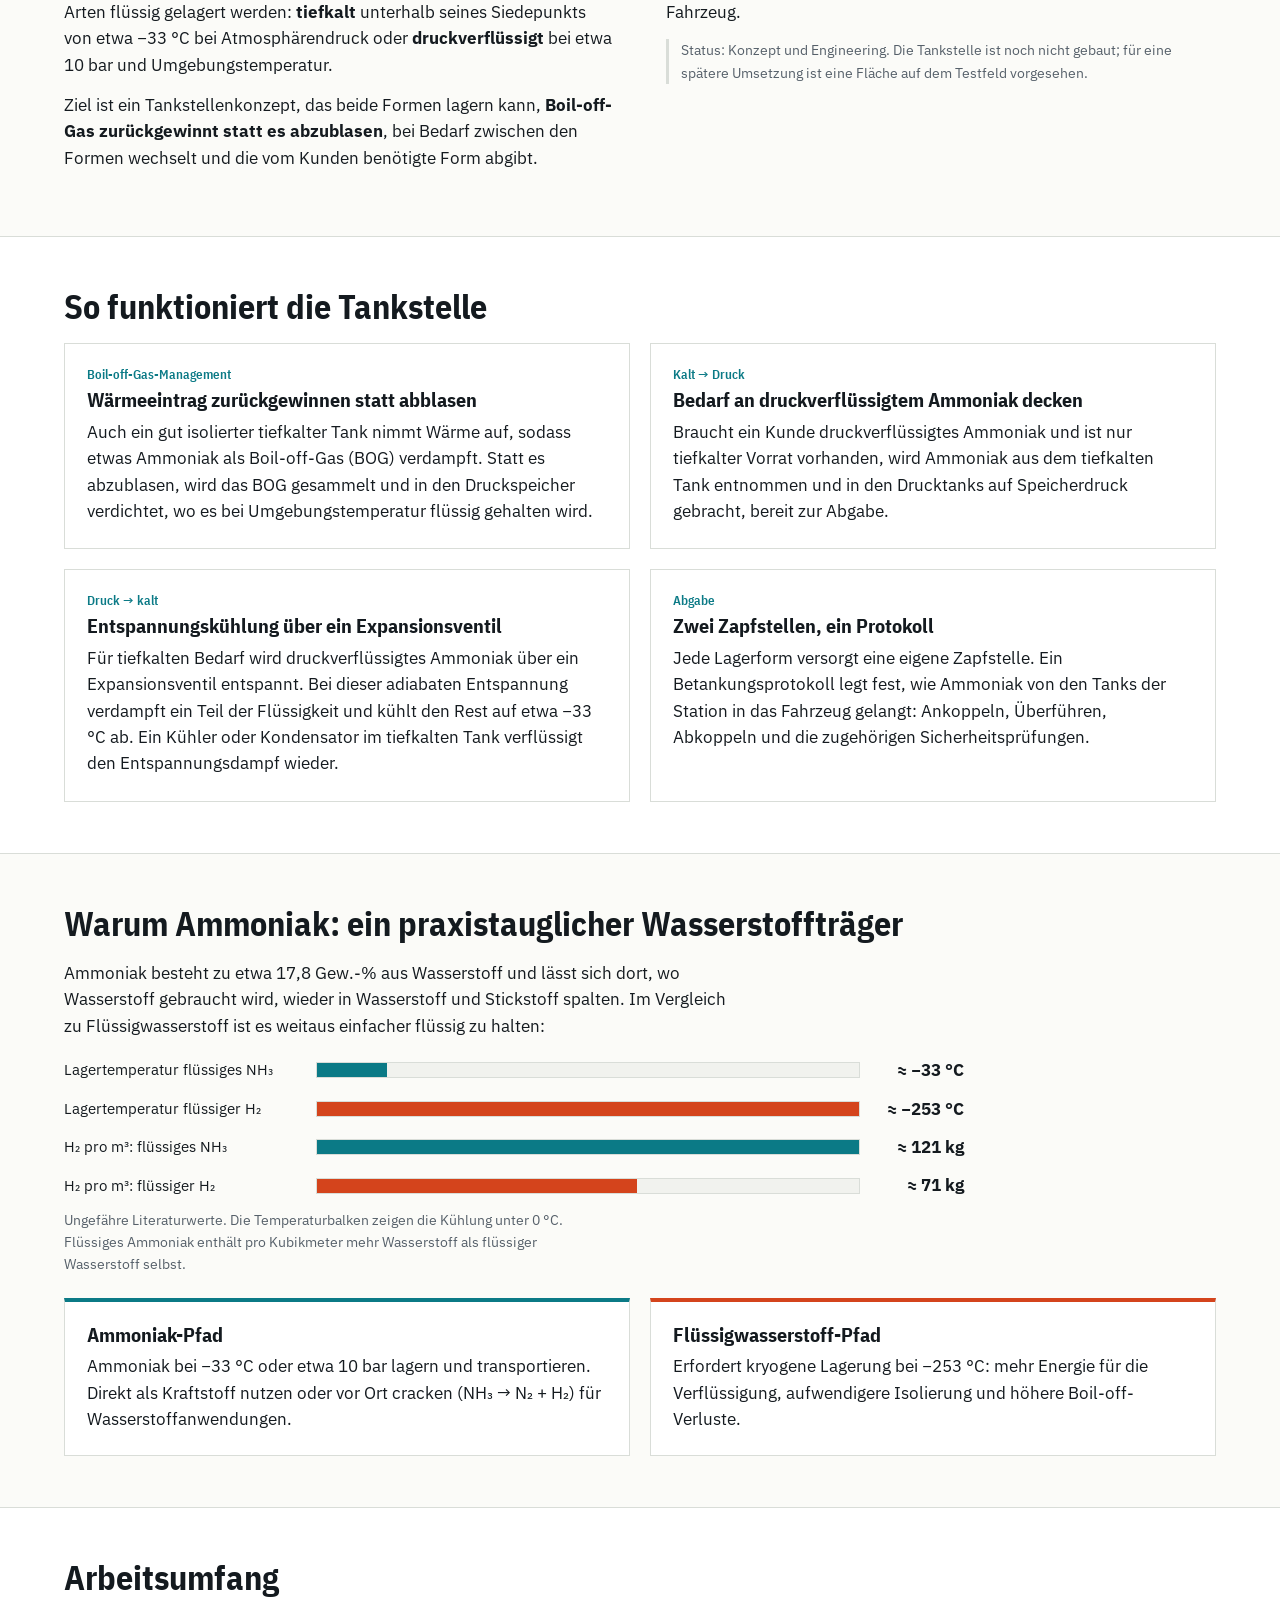
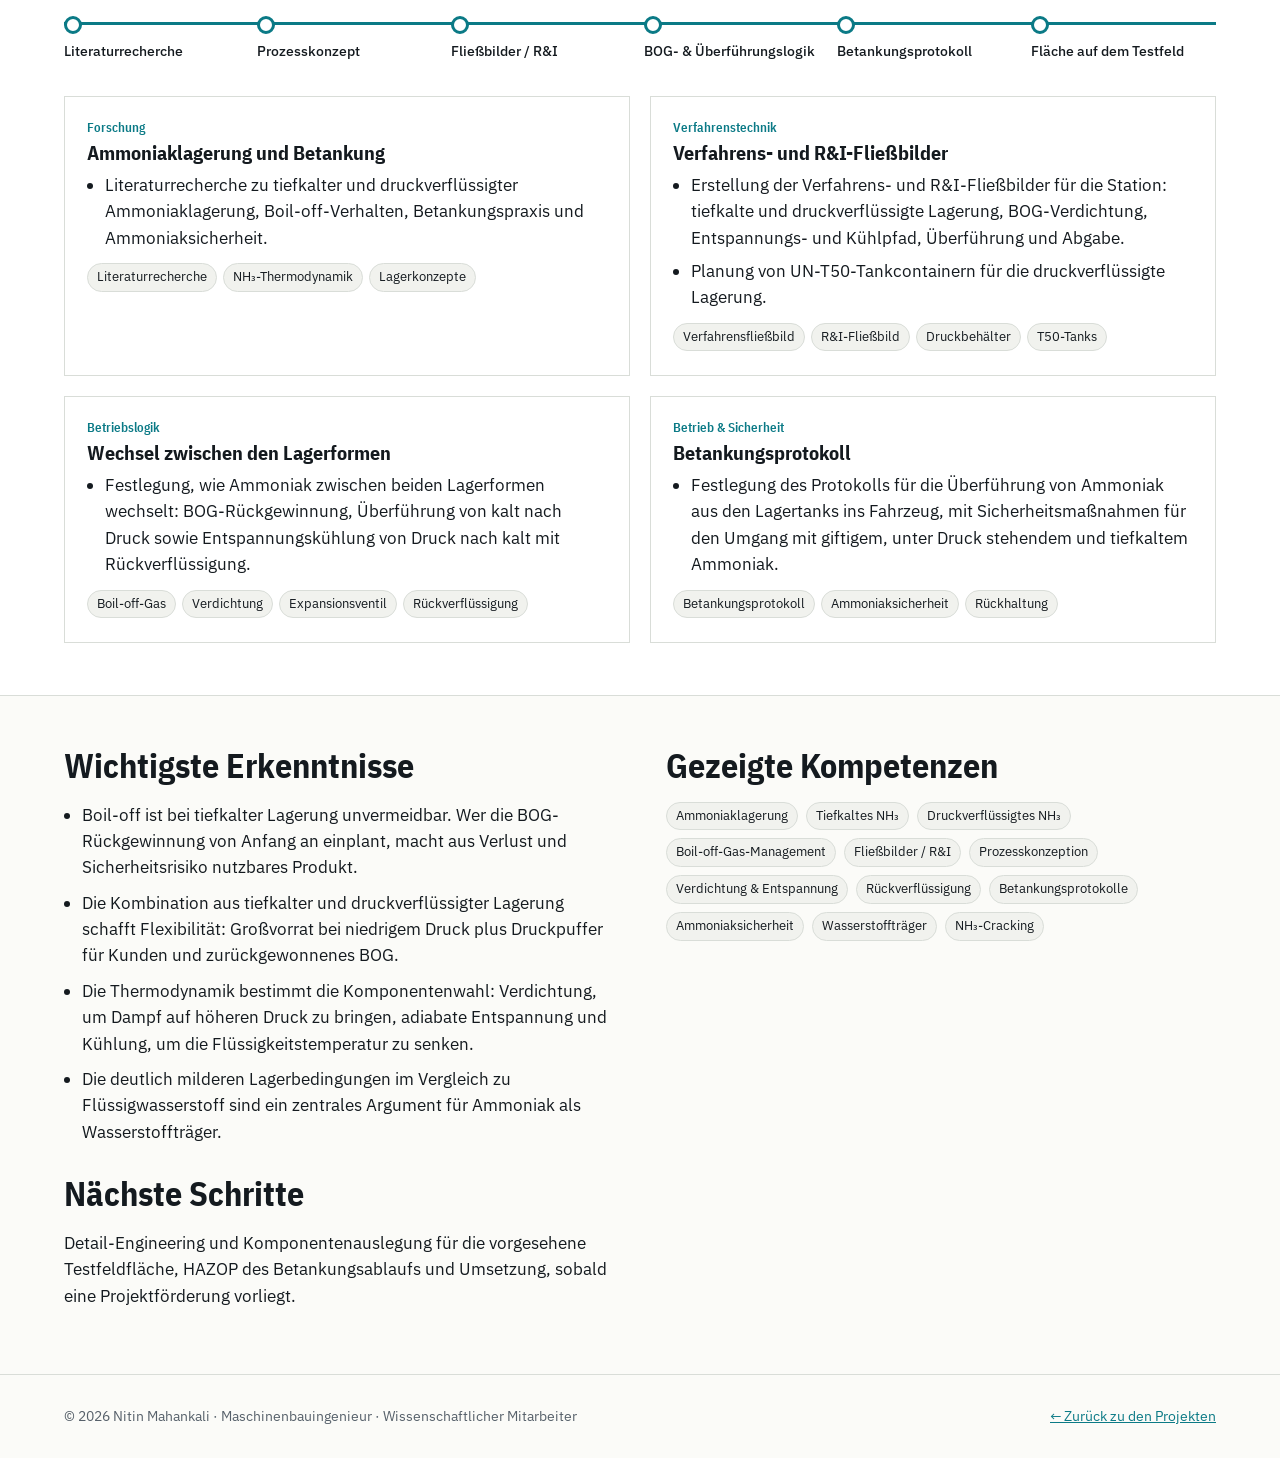
<file: de/projects/ammonia-refueling.html>
<!DOCTYPE html>
<html lang="de">
<head>
<meta charset="utf-8">
<meta name="viewport" content="width=device-width, initial-scale=1">
<title>Ammoniak-Tankstelle | Nitin Mahankali</title>
<link rel="icon" href="data:image/svg+xml,%3Csvg xmlns='http://www.w3.org/2000/svg' viewBox='0 0 64 64'%3E%3Crect width='64' height='64' rx='15' fill='%2313252c' stroke='%232c4a54' stroke-width='1.5'/%3E%3Ctext x='32' y='40' text-anchor='middle' font-family='IBM Plex Sans Condensed, Arial Narrow, Arial, sans-serif' font-weight='700' font-size='28' letter-spacing='-0.5' fill='%23e8eff1'%3ENM%3C/text%3E%3Crect x='14' y='48' width='12' height='4' rx='2' fill='%234cc6d1'/%3E%3Crect x='26' y='48' width='12' height='4' fill='%23a993ff'/%3E%3Crect x='38' y='48' width='12' height='4' rx='2' fill='%23ff7a52'/%3E%3C/svg%3E">
<link rel="alternate" hreflang="en" href="https://nitin14999.github.io/Nitin_Mahankali/projects/ammonia-refueling.html">
<link rel="alternate" hreflang="de" href="https://nitin14999.github.io/Nitin_Mahankali/de/projects/ammonia-refueling.html">
<link rel="alternate" hreflang="x-default" href="https://nitin14999.github.io/Nitin_Mahankali/projects/ammonia-refueling.html">
<meta name="description" content="Fallstudie: Konzept und Engineering einer Ammoniak-Tankstelle mit tiefkalter und druckverflüssigter Lagerung, Rückgewinnung des Boil-off-Gases und Wechsel zwischen den Lagerformen, INP Greifswald.">
<link rel="preconnect" href="https://fonts.googleapis.com">
<link href="https://fonts.googleapis.com/css2?family=IBM+Plex+Sans+Condensed:wght@600;700&family=IBM+Plex+Sans:wght@400;500;600&display=swap" rel="stylesheet">
<style>
/* VOICE: a confident engineering case study, factual, first person, no fluff.
   IDEA: a process engineering drawing sheet: line colours, title block, tag labels.
   PICTURE: the pilot-plant process loop drawn as a live block flow diagram with gas moving through it.
   COLOUR and TYPE: drawing-paper white, ink, H2 vermilion, N2 teal, NH3 violet; IBM Plex Sans Condensed + Plex Sans.
   LAYOUT: headline + key figures, then the diagram full width, then phases, decisions, story, model, skills. */
:root{color-scheme:light dark;
--bg:light-dark(#fbfbf8,#0f1418);--paper:light-dark(#ffffff,#151c21);--ink:light-dark(#141a1f,#e9edef);
--mute:light-dark(#56606a,#9aa6ae);--rule:light-dark(#d9ddd8,#2a343b);
--h2:light-dark(#d4441c,#ff7a52);--n2:light-dark(#0b7a86,#4cc6d1);--nh3:light-dark(#5b3fb5,#a993ff);--soft:light-dark(#f1f2ee,#1b2329)}
:root[data-theme=light]{color-scheme:light}:root[data-theme=dark]{color-scheme:dark}
*{box-sizing:border-box;min-width:0}
body{margin:0;background:var(--bg);color:var(--ink);font:16.5px/1.6 "IBM Plex Sans",system-ui,sans-serif;overflow-x:clip}
h1,h2,h3{font-family:"IBM Plex Sans Condensed","IBM Plex Sans",sans-serif;line-height:1.08;text-wrap:balance;margin:0}
h1{font-size:clamp(32px,4.6vw,50px);max-width:26ch}
h2{font-size:clamp(26px,3vw,34px);margin-bottom:18px}
h3{font-size:20px;margin-bottom:8px}
p{margin:0 0 14px;max-width:68ch}
a{color:var(--n2)}
.band{padding:clamp(28px,4vw,64px) max(5vw,16px)}
.wrap{max-width:1240px;margin:0 auto}
.paper{background:var(--paper);border-block:1px solid var(--rule)}
nav{display:flex;flex-wrap:wrap;gap:8px 22px;align-items:center;padding:14px max(5vw,16px);border-bottom:1px solid var(--rule);background:var(--paper)}
nav a{color:var(--ink);text-decoration:none;font-weight:500;padding:10px 0}
nav .logo{font-family:"IBM Plex Sans Condensed","IBM Plex Sans",sans-serif;font-weight:700;font-size:20px;margin-right:auto}
.kicker{color:var(--mute);font-weight:500;margin-bottom:14px}
.lede{font-size:18.5px;color:var(--mute);margin-top:18px}
.figs{display:grid;grid-template-columns:repeat(4,minmax(0,1fr));gap:0;margin-top:30px;border-top:2px solid var(--ink)}
.figs div{padding:14px 16px 4px 0;border-right:1px solid var(--rule);margin-right:16px}
.figs div:last-child{border:0}
.figs b{display:block;font:700 clamp(26px,3.2vw,36px)/1.1 "IBM Plex Sans Condensed","IBM Plex Sans",sans-serif;white-space:nowrap}
.figs span{color:var(--mute);font-size:14px}
.scroll{overflow-x:auto}
.diagram{min-width:720px}
.diagram svg{width:100%;height:auto;display:block}
.cap{color:var(--mute);font-size:14px;margin-top:10px}
.flow{stroke-dasharray:7 9;animation:run 1.6s linear infinite}
@keyframes run{to{stroke-dashoffset:-32}}
.legend{display:flex;flex-wrap:wrap;gap:6px 20px;font-size:14px;color:var(--mute);margin-top:6px}
.legend i{display:inline-block;width:22px;height:3px;vertical-align:middle;margin-right:6px}
.two{display:grid;grid-template-columns:minmax(0,1fr) minmax(0,1fr);gap:clamp(24px,4vw,56px)}
.phases{display:grid;grid-template-columns:repeat(2,minmax(0,1fr));gap:20px}
.phase{background:var(--paper);border:1px solid var(--rule);padding:22px 22px 10px}
.phase .tag{font:600 13px "IBM Plex Sans Condensed","IBM Plex Sans",sans-serif;color:var(--n2);margin-bottom:6px}
.phase ul{margin:0 0 12px;padding-left:18px}.phase li{margin-bottom:7px}
.kw{display:flex;flex-wrap:wrap;gap:6px;margin:4px 0 14px}
.kw span,.skills span{font-size:13px;border:1px solid var(--rule);padding:3px 9px;border-radius:99px;background:var(--soft)}
.decide{display:grid;grid-template-columns:repeat(3,minmax(0,1fr));gap:20px}
.decide div{border-top:3px solid var(--nh3);padding-top:14px}
.story{display:grid;grid-template-columns:repeat(4,minmax(0,1fr));gap:0;border:1px solid var(--rule);background:var(--paper)}
.story div{padding:20px;border-right:1px solid var(--rule)}.story div:last-child{border:0}
.story b{display:block;font:700 15px "IBM Plex Sans Condensed","IBM Plex Sans",sans-serif;margin-bottom:6px;color:var(--h2)}
.doe{display:grid;grid-template-columns:minmax(0,1fr) 56px minmax(0,1fr);align-items:center;gap:10px}
.col{display:grid;gap:10px}
.col div{background:var(--paper);border:1px solid var(--rule);padding:12px 14px;font-weight:500}
.col small{display:block;color:var(--mute);font-weight:400;font-size:14px}
.arrow{font-size:30px;text-align:center;color:var(--mute)}
.model{display:grid;gap:14px}
.eq{display:grid;grid-template-columns:repeat(6,minmax(0,1fr));gap:10px}
.eq div{background:var(--paper);border:1px solid var(--rule);padding:12px 10px;text-align:center;font-weight:500;font-size:15px}
.plant{background:var(--ink);color:var(--bg);padding:16px 18px;text-align:center;font:600 18px "IBM Plex Sans Condensed","IBM Plex Sans",sans-serif}
.valid{border:2px dashed var(--h2);padding:12px 16px;text-align:center;font-weight:500}
.timeline{position:relative;display:grid;grid-template-columns:repeat(8,minmax(0,1fr));gap:8px;padding-top:26px}
.timeline:before{content:"";position:absolute;top:8px;left:0;height:3px;width:var(--w,0%);background:var(--n2);transition:width 1.6s ease}
.timeline div{font-size:14px;font-weight:500;position:relative}
.timeline div:before{content:"";position:absolute;top:-24px;left:0;width:12px;height:12px;border-radius:50%;background:var(--paper);border:3px solid var(--n2)}
.skills{display:flex;flex-wrap:wrap;gap:8px}
.note{font-size:14px;color:var(--mute);border-left:3px solid var(--rule);padding-left:12px}
.reveal{opacity:0;transform:translateY(22px);transition:opacity .7s ease,transform .7s ease}
.reveal.in{opacity:1;transform:none}
footer{padding:30px max(5vw,16px);border-top:1px solid var(--rule);color:var(--mute);font-size:14px;display:flex;flex-wrap:wrap;justify-content:space-between;gap:10px}
@media(max-width:900px){.phases,.two,.decide{grid-template-columns:minmax(0,1fr)}.story{grid-template-columns:repeat(2,minmax(0,1fr))}.story div:nth-child(2){border-right:0}.story div{border-bottom:1px solid var(--rule)}.eq{grid-template-columns:repeat(3,minmax(0,1fr))}.timeline{grid-template-columns:repeat(4,minmax(0,1fr));row-gap:40px}.timeline:before{display:none}}
@media(max-width:600px){.figs{grid-template-columns:repeat(2,minmax(0,1fr))}.figs div:nth-child(2){border:0}.story{grid-template-columns:minmax(0,1fr)}.story div{border-right:0}.doe{grid-template-columns:minmax(0,1fr)}.arrow{transform:rotate(90deg)}.eq{grid-template-columns:repeat(2,minmax(0,1fr))}.timeline{grid-template-columns:repeat(2,minmax(0,1fr))}}
@media(prefers-reduced-motion:reduce){.flow{animation:none}.reveal{opacity:1;transform:none;transition:none}.timeline:before{transition:none}}
.t6{grid-template-columns:repeat(6,minmax(0,1fr))}
.pool{animation:glow 1.4s ease-in-out infinite}
@keyframes glow{50%{opacity:.45}}
.cmp{display:grid;grid-template-columns:minmax(0,1fr) minmax(0,1fr);gap:20px}
.cmp>div{background:var(--paper);border:1px solid var(--rule);padding:22px 22px 8px}
.cmp .c1{border-top:4px solid var(--h2)}.cmp .c2{border-top:4px solid var(--n2)}
.small{font-size:14px;color:var(--mute)}
.learn{padding-left:18px;margin:0}.learn li{margin-bottom:9px}
@media(max-width:900px){.t6{grid-template-columns:repeat(3,minmax(0,1fr))}}
@media(max-width:600px){.cmp,.t6{grid-template-columns:minmax(0,1fr)}.t6{grid-template-columns:repeat(2,minmax(0,1fr))}}
@media(prefers-reduced-motion:reduce){.pool{animation:none}}
.eqn{font:600 clamp(18px,2.2vw,22px) "IBM Plex Sans",sans-serif;background:var(--paper);border:1px solid var(--rule);padding:14px 18px;display:inline-block;max-width:100%}
.rig{background:var(--paper);border:1px solid var(--rule);padding:20px}
.rig .tag{font:600 14px "IBM Plex Sans Condensed","IBM Plex Sans",sans-serif;color:var(--n2)}
.rig .doe{margin:14px 0}
.rig .doe{grid-template-columns:minmax(0,1fr) 34px minmax(0,1fr)}
.spray{animation:glow 1.2s ease-in-out infinite}
@media(prefers-reduced-motion:reduce){.spray{animation:none}}
.ptab{width:100%;border-collapse:collapse;background:var(--paper);font-size:15px;min-width:640px}
.ptab th,.ptab td{border-bottom:1px solid var(--rule);padding:10px 12px;text-align:left;vertical-align:top}
.ptab th{font-family:"IBM Plex Sans Condensed","IBM Plex Sans",sans-serif;font-size:15px;border-bottom:2px solid var(--ink)}
.ptab td:nth-child(2),.ptab td:nth-child(3){white-space:nowrap}
.fig2{max-width:680px}.fig2 svg{width:100%;height:auto;display:block}
.piston{animation:pist 1.2s ease-in-out infinite}@keyframes pist{50%{transform:translateY(26px)}}
.flame{animation:glow 1.2s ease-in-out infinite}
.eqn{overflow-x:auto}
@media(prefers-reduced-motion:reduce){.piston,.flame{animation:none}}
.bars{display:grid;gap:12px;margin:18px 0 6px;max-width:900px}
.bars .row{display:grid;grid-template-columns:minmax(0,240px) minmax(0,1fr) 92px;gap:12px;align-items:center}
.bars .lab{font-size:15px}.bars b{text-align:right;white-space:nowrap}
.bars .bar{height:16px;background:var(--soft);border:1px solid var(--rule)}
.bars .bar i{display:block;height:100%;transform-origin:left;transform:scaleX(0);transition:transform 1.2s ease}
.bars.in .bar i{transform:scaleX(1)}
@media(max-width:600px){.bars .row{grid-template-columns:minmax(0,1fr) 80px}.bars .bar{grid-column:1/-1;grid-row:2}}
@media(prefers-reduced-motion:reduce){.bars .bar i{transform:none;transition:none}}
h1,h2,h3,p,li,small,.col div,.rig{hyphens:auto;-webkit-hyphens:auto;overflow-wrap:break-word}
</style>
</head>
<body>
<nav>
<a class="logo" href="https://nitin14999.github.io/Nitin_Mahankali/de/" aria-label="Nitin Mahankali, Startseite" style="display:flex;align-items:center;gap:10px;text-decoration:none"><svg viewBox="0 0 64 64" width="34" height="34" aria-hidden="true"><rect width="64" height="64" rx="15" fill="#13252c" stroke="#2c4a54" stroke-width="1.5"/><text x="32" y="40" text-anchor="middle" font-family="IBM Plex Sans Condensed, Arial Narrow, Arial, sans-serif" font-weight="700" font-size="28" letter-spacing="-0.5" fill="#e8eff1">NM</text><rect x="14" y="48" width="12" height="4" rx="2" fill="#4cc6d1"/><rect x="26" y="48" width="12" height="4" fill="#a993ff"/><rect x="38" y="48" width="12" height="4" rx="2" fill="#ff7a52"/></svg>Nitin Mahankali</a>
<a href="#objective">Zielsetzung</a><a href="#concept">Prozesskonzept</a><a href="#hydrogen">NH₃ vs. H₂</a><a href="#scope">Umfang</a>
<a href="https://nitin14999.github.io/Nitin_Mahankali/de/#projects">Alle Projekte</a>
<span class="lang" style="display:inline-flex;align-items:center;gap:6px;font-weight:600;font-size:14px;border:1px solid currentColor;border-radius:99px;padding:6px 12px;opacity:.9"><a href="../../projects/ammonia-refueling.html" hreflang="en" lang="en" style="text-decoration:none;padding:0" aria-label="English version">EN</a><span aria-hidden="true">|</span><b>DE</b></span>
</nav>

<header class="band">
<div class="wrap">
<div class="kicker">Fallstudie · INP Greifswald · Wissenschaftlicher Mitarbeiter · Konzept &amp; Engineering</div>
<h1>Eine Ammoniak-Tankstelle für tiefkaltes und druckverflüssigtes NH₃</h1>
<p class="lede">Konzept und Engineering einer Tankstelle, die Ammoniak in beiden flüssigen Formen lagert und abgibt: tiefkalt bei etwa −33 °C und druckverflüssigt bei Umgebungstemperatur. Boil-off-Gas wird zurückgewonnen, und Ammoniak kann bei Bedarf zwischen beiden Formen überführt werden. Die Arbeit umfasst Verfahrens- und R&amp;I-Fließbilder, die Überführungs- und Boil-off-Logik sowie das Betankungsprotokoll.</p>
<div class="figs">
<div><b>≈ −33 °C</b><span>tiefkalte Lagerung bei ≈ 1 bar</span></div>
<div><b>≈ 10 bar</b><span>druckverflüssigt bei Umgebungstemperatur</span></div>
<div><b>2</b><span>Lagerformen, beide abgabefähig</span></div>
<div><b>BOG</b><span>zurückgewonnen, nicht abgeblasen</span></div>
</div>
</div>
</header>

<section class="band paper" aria-label="Prozesskonzept">
<div class="wrap">
<div class="scroll"><div class="diagram">
<svg viewBox="0 0 960 430" role="img" aria-label="Tiefkalter Tank und Drucktank. Boil-off-Gas aus dem tiefkalten Tank wird in den Drucktank verdichtet. Flüssigkeit wird vom tiefkalten in den Druckspeicher gefördert. Druckverflüssigtes Ammoniak wird über ein Expansionsventil entspannt und gekühlt in den tiefkalten Tank zurückgeführt. Jeder Tank versorgt eine eigene Zapfstelle.">
<g font-family="IBM Plex Sans, sans-serif" font-size="14" fill="var(--ink)">
<!-- cold tank -->
<rect x="110" y="120" width="220" height="140" rx="60" fill="var(--paper)" stroke="var(--n2)" stroke-width="2.5"/>
<rect x="114" y="185" width="212" height="71" rx="30" fill="var(--n2)" opacity=".18"/>
<text x="220" y="152" text-anchor="middle" font-weight="600">Tiefkaltes NH₃</text>
<text x="220" y="172" text-anchor="middle" font-size="12" fill="var(--mute)">≈ −33 °C · ≈ 1 bar · isoliert</text>
<polyline points="170,230 180,215 190,245 200,215 210,245 220,215 230,245 240,230" fill="none" stroke="var(--n2)" stroke-width="2"/>
<text x="275" y="236" font-size="12" fill="var(--n2)" font-weight="600">Kühler</text>
<!-- pressure tank -->
<rect x="590" y="120" width="220" height="140" rx="60" fill="var(--paper)" stroke="var(--h2)" stroke-width="2.5"/>
<rect x="594" y="185" width="212" height="71" rx="30" fill="var(--h2)" opacity=".14"/>
<text x="700" y="152" text-anchor="middle" font-weight="600">Druckverflüssigtes NH₃</text>
<text x="700" y="172" text-anchor="middle" font-size="12" fill="var(--mute)">Umgebung · ≈ 10 bar · T50-Tanks</text>
<!-- BOG route -->
<path class="flow" d="M220 120V60H440M476 60H700V120" fill="none" stroke="var(--nh3)" stroke-width="3"/>
<circle cx="458" cy="60" r="18" fill="var(--paper)" stroke="var(--ink)" stroke-width="2"/>
<path d="M444 51L472 54M444 69L472 66" stroke="var(--ink)" stroke-width="1.5"/>
<text x="458" y="32" text-anchor="middle" font-weight="600" font-size="13">Boil-off-Gas → Verdichter</text>
<!-- pump route -->
<path class="flow" d="M330 225H440M476 225H590" fill="none" stroke="var(--n2)" stroke-width="3"/>
<circle cx="458" cy="225" r="18" fill="var(--paper)" stroke="var(--ink)" stroke-width="2"/>
<path d="M450 215L470 225L450 235" fill="none" stroke="var(--ink)" stroke-width="1.6"/>
<text x="458" y="200" text-anchor="middle" font-size="13" font-weight="600">Überführung: kalt → Druck</text>
<!-- expansion route -->
<path class="flow" d="M700 260V320H472M444 320H220V260" fill="none" stroke="var(--h2)" stroke-width="3"/>
<path d="M444 308L472 332M444 332L472 308M444 308V332M472 308V332" fill="var(--paper)" stroke="var(--ink)" stroke-width="2"/>
<text x="458" y="352" text-anchor="middle" font-size="13" font-weight="600">Expansionsventil: Entspannungskühlung</text>
<text x="458" y="370" text-anchor="middle" font-size="12" fill="var(--mute)">Druck → kalt</text>
<!-- dispensers -->
<path class="flow" d="M110 190H60V380" fill="none" stroke="var(--n2)" stroke-width="2.5"/>
<rect x="20" y="380" width="170" height="40" rx="4" fill="var(--soft)" stroke="var(--n2)" stroke-width="2"/>
<text x="105" y="405" text-anchor="middle" font-weight="600" font-size="13">Zapfstelle · tiefkalt</text>
<path class="flow" d="M810 190H860V380" fill="none" stroke="var(--h2)" stroke-width="2.5"/>
<rect x="760" y="380" width="180" height="40" rx="4" fill="var(--soft)" stroke="var(--h2)" stroke-width="2"/>
<text x="850" y="405" text-anchor="middle" font-weight="600" font-size="13">Zapfstelle · Druck</text>
</g>
</svg>
</div></div>
<div class="legend"><span><i style="background:var(--n2)"></i>Tiefkalte Flüssigkeit</span><span><i style="background:var(--h2)"></i>Druckverflüssigt</span><span><i style="background:var(--nh3)"></i>Boil-off-Gas</span></div>
<p class="cap">Vereinfachtes Konzeptschema, für dieses Portfolio gezeichnet. Nicht das R&amp;I-Fließbild des Projekts.</p>
</div>
</section>

<section class="band reveal" id="objective">
<div class="wrap two">
<div>
<h2>Zielsetzung</h2>
<p>Wenn Ammoniak Fahrzeuge und Schiffe antreiben soll, braucht es Tankstellen, ähnlich wie heutige Benzintankstellen. Ammoniak ist unter Umgebungsbedingungen gasförmig und muss daher auf eine von zwei Arten flüssig gelagert werden: <strong>tiefkalt</strong> unterhalb seines Siedepunkts von etwa −33 °C bei Atmosphärendruck oder <strong>druckverflüssigt</strong> bei etwa 10 bar und Umgebungstemperatur.</p>
<p>Ziel ist ein Tankstellenkonzept, das beide Formen lagern kann, <strong>Boil-off-Gas zurückgewinnt statt es abzublasen</strong>, bei Bedarf zwischen den Formen wechselt und die vom Kunden benötigte Form abgibt.</p>
</div>
<div>
<h2>Rolle</h2>
<p>Wissenschaftlicher Mitarbeiter, verantwortlich für Literaturrecherche, Prozesskonzept, Verfahrens- und R&amp;I-Fließbilder, Boil-off- und Überführungslogik sowie das Betankungsprotokoll vom Lagertank zum Fahrzeug.</p>
<p class="note">Status: Konzept und Engineering. Die Tankstelle ist noch nicht gebaut; für eine spätere Umsetzung ist eine Fläche auf dem Testfeld vorgesehen.</p>
</div>
</div>
</section>

<section class="band paper reveal" id="concept">
<div class="wrap">
<h2>So funktioniert die Tankstelle</h2>
<div class="phases">
<div class="phase"><div class="tag">Boil-off-Gas-Management</div><h3>Wärmeeintrag zurückgewinnen statt abblasen</h3>
<p>Auch ein gut isolierter tiefkalter Tank nimmt Wärme auf, sodass etwas Ammoniak als Boil-off-Gas (BOG) verdampft. Statt es abzublasen, wird das BOG gesammelt und in den Druckspeicher verdichtet, wo es bei Umgebungstemperatur flüssig gehalten wird.</p></div>
<div class="phase"><div class="tag">Kalt → Druck</div><h3>Bedarf an druckverflüssigtem Ammoniak decken</h3>
<p>Braucht ein Kunde druckverflüssigtes Ammoniak und ist nur tiefkalter Vorrat vorhanden, wird Ammoniak aus dem tiefkalten Tank entnommen und in den Drucktanks auf Speicherdruck gebracht, bereit zur Abgabe.</p></div>
<div class="phase"><div class="tag">Druck → kalt</div><h3>Entspannungskühlung über ein Expansionsventil</h3>
<p>Für tiefkalten Bedarf wird druckverflüssigtes Ammoniak über ein Expansionsventil entspannt. Bei dieser adiabaten Entspannung verdampft ein Teil der Flüssigkeit und kühlt den Rest auf etwa −33 °C ab. Ein Kühler oder Kondensator im tiefkalten Tank verflüssigt den Entspannungsdampf wieder.</p></div>
<div class="phase"><div class="tag">Abgabe</div><h3>Zwei Zapfstellen, ein Protokoll</h3>
<p>Jede Lagerform versorgt eine eigene Zapfstelle. Ein Betankungsprotokoll legt fest, wie Ammoniak von den Tanks der Station in das Fahrzeug gelangt: Ankoppeln, Überführen, Abkoppeln und die zugehörigen Sicherheitsprüfungen.</p></div>
</div>
</div>
</section>

<section class="band reveal" id="hydrogen">
<div class="wrap">
<h2>Warum Ammoniak: ein praxistauglicher Wasserstoffträger</h2>
<p>Ammoniak besteht zu etwa 17,8 Gew.-% aus Wasserstoff und lässt sich dort, wo Wasserstoff gebraucht wird, wieder in Wasserstoff und Stickstoff spalten. Im Vergleich zu Flüssigwasserstoff ist es weitaus einfacher flüssig zu halten:</p>
<div class="bars">
<div class="row"><span class="lab">Lagertemperatur flüssiges NH₃</span><span class="bar"><i style="width:13%;background:var(--n2)"></i></span><b>≈ −33 °C</b></div>
<div class="row"><span class="lab">Lagertemperatur flüssiger H₂</span><span class="bar"><i style="width:100%;background:var(--h2)"></i></span><b>≈ −253 °C</b></div>
<div class="row"><span class="lab">H₂ pro m³: flüssiges NH₃</span><span class="bar"><i style="width:100%;background:var(--n2)"></i></span><b>≈ 121 kg</b></div>
<div class="row"><span class="lab">H₂ pro m³: flüssiger H₂</span><span class="bar"><i style="width:59%;background:var(--h2)"></i></span><b>≈ 71 kg</b></div>
</div>
<p class="cap">Ungefähre Literaturwerte. Die Temperaturbalken zeigen die Kühlung unter 0 °C. Flüssiges Ammoniak enthält pro Kubikmeter mehr Wasserstoff als flüssiger Wasserstoff selbst.</p>
<div class="cmp" style="margin-top:22px">
<div class="c2"><h3>Ammoniak-Pfad</h3><p>Ammoniak bei −33 °C oder etwa 10 bar lagern und transportieren. Direkt als Kraftstoff nutzen oder vor Ort cracken (NH₃ → N₂ + H₂) für Wasserstoffanwendungen.</p></div>
<div class="c1"><h3>Flüssigwasserstoff-Pfad</h3><p>Erfordert kryogene Lagerung bei −253 °C: mehr Energie für die Verflüssigung, aufwendigere Isolierung und höhere Boil-off-Verluste.</p></div>
</div>
</div>
</section>

<section class="band paper reveal" id="scope">
<div class="wrap">
<h2>Arbeitsumfang</h2>
<div class="timeline t6" id="tl">
<div>Literaturrecherche</div><div>Prozesskonzept</div><div>Fließbilder / R&amp;I</div><div>BOG- &amp; Überführungslogik</div><div>Betankungsprotokoll</div><div>Fläche auf dem Testfeld</div>
</div>
<div class="phases" style="margin-top:34px">
<div class="phase reveal"><div class="tag">Forschung</div><h3>Ammoniaklagerung und Betankung</h3>
<ul><li>Literaturrecherche zu tiefkalter und druckverflüssigter Ammoniaklagerung, Boil-off-Verhalten, Betankungspraxis und Ammoniaksicherheit.</li></ul>
<div class="kw"><span>Literaturrecherche</span><span>NH₃-Thermodynamik</span><span>Lagerkonzepte</span></div></div>
<div class="phase reveal"><div class="tag">Verfahrenstechnik</div><h3>Verfahrens- und R&amp;I-Fließbilder</h3>
<ul><li>Erstellung der Verfahrens- und R&amp;I-Fließbilder für die Station: tiefkalte und druckverflüssigte Lagerung, BOG-Verdichtung, Entspannungs- und Kühlpfad, Überführung und Abgabe.</li>
<li>Planung von UN-T50-Tankcontainern für die druckverflüssigte Lagerung.</li></ul>
<div class="kw"><span>Verfahrensfließbild</span><span>R&amp;I-Fließbild</span><span>Druckbehälter</span><span>T50-Tanks</span></div></div>
<div class="phase reveal"><div class="tag">Betriebslogik</div><h3>Wechsel zwischen den Lagerformen</h3>
<ul><li>Festlegung, wie Ammoniak zwischen beiden Lagerformen wechselt: BOG-Rückgewinnung, Überführung von kalt nach Druck sowie Entspannungskühlung von Druck nach kalt mit Rückverflüssigung.</li></ul>
<div class="kw"><span>Boil-off-Gas</span><span>Verdichtung</span><span>Expansionsventil</span><span>Rückverflüssigung</span></div></div>
<div class="phase reveal"><div class="tag">Betrieb &amp; Sicherheit</div><h3>Betankungsprotokoll</h3>
<ul><li>Festlegung des Protokolls für die Überführung von Ammoniak aus den Lagertanks ins Fahrzeug, mit Sicherheitsmaßnahmen für den Umgang mit giftigem, unter Druck stehendem und tiefkaltem Ammoniak.</li></ul>
<div class="kw"><span>Betankungsprotokoll</span><span>Ammoniaksicherheit</span><span>Rückhaltung</span></div></div>
</div>
</div>
</section>

<section class="band reveal">
<div class="wrap two">
<div>
<h2>Wichtigste Erkenntnisse</h2>
<ul class="learn">
<li>Boil-off ist bei tiefkalter Lagerung unvermeidbar. Wer die BOG-Rückgewinnung von Anfang an einplant, macht aus Verlust und Sicherheitsrisiko nutzbares Produkt.</li>
<li>Die Kombination aus tiefkalter und druckverflüssigter Lagerung schafft Flexibilität: Großvorrat bei niedrigem Druck plus Druckpuffer für Kunden und zurückgewonnenes BOG.</li>
<li>Die Thermodynamik bestimmt die Komponentenwahl: Verdichtung, um Dampf auf höheren Druck zu bringen, adiabate Entspannung und Kühlung, um die Flüssigkeitstemperatur zu senken.</li>
<li>Die deutlich milderen Lagerbedingungen im Vergleich zu Flüssigwasserstoff sind ein zentrales Argument für Ammoniak als Wasserstoffträger.</li>
</ul>
<h2 style="margin-top:30px">Nächste Schritte</h2>
<p>Detail-Engineering und Komponentenauslegung für die vorgesehene Testfeldfläche, HAZOP des Betankungsablaufs und Umsetzung, sobald eine Projektförderung vorliegt.</p>
</div>
<div>
<h2>Gezeigte Kompetenzen</h2>
<div class="skills"><span>Ammoniaklagerung</span><span>Tiefkaltes NH₃</span><span>Druckverflüssigtes NH₃</span><span>Boil-off-Gas-Management</span><span>Fließbilder / R&amp;I</span><span>Prozesskonzeption</span><span>Verdichtung &amp; Entspannung</span><span>Rückverflüssigung</span><span>Betankungsprotokolle</span><span>Ammoniaksicherheit</span><span>Wasserstoffträger</span><span>NH₃-Cracking</span></div>
</div>
</div>
</section>

<footer><span>© 2026 Nitin Mahankali · Maschinenbauingenieur · Wissenschaftlicher Mitarbeiter</span><a href="https://nitin14999.github.io/Nitin_Mahankali/de/#projects">← Zurück zu den Projekten</a></footer>

<script>
{
const els=document.querySelectorAll('.reveal');
const io=new IntersectionObserver(es=>{for(const e of es){if(e.isIntersecting){e.target.classList.add('in');io.unobserve(e.target)}}},{threshold:.12});
els.forEach(el=>io.observe(el));
const tl=document.getElementById('tl');
const tio=new IntersectionObserver(es=>{if(es[0].isIntersecting){tl.style.setProperty('--w','100%');tio.disconnect()}},{threshold:.5});
tio.observe(tl);
const bo=new IntersectionObserver(es=>{for(const e of es){if(e.isIntersecting){e.target.classList.add('in');bo.unobserve(e.target)}}},{threshold:.3});
document.querySelectorAll('.bars').forEach(b=>bo.observe(b));
}
</script>
</body>
</html>
</file>
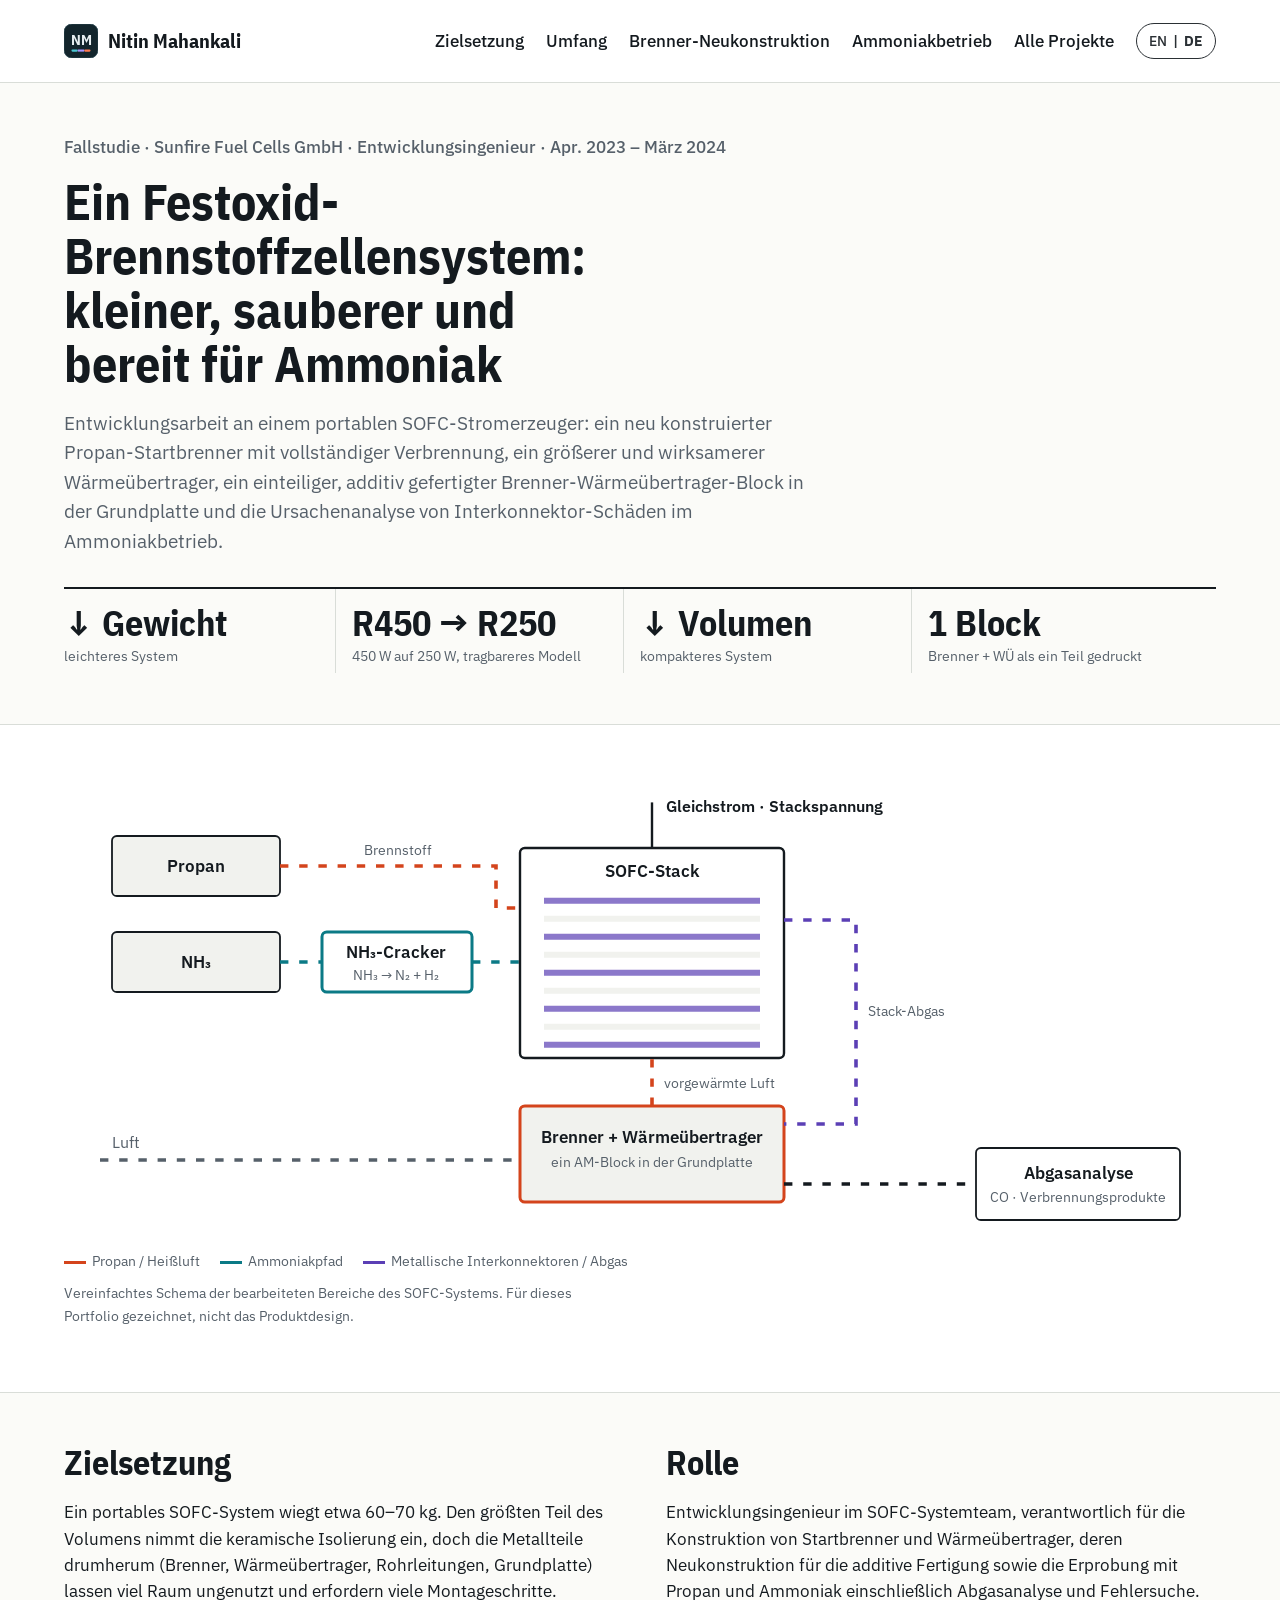
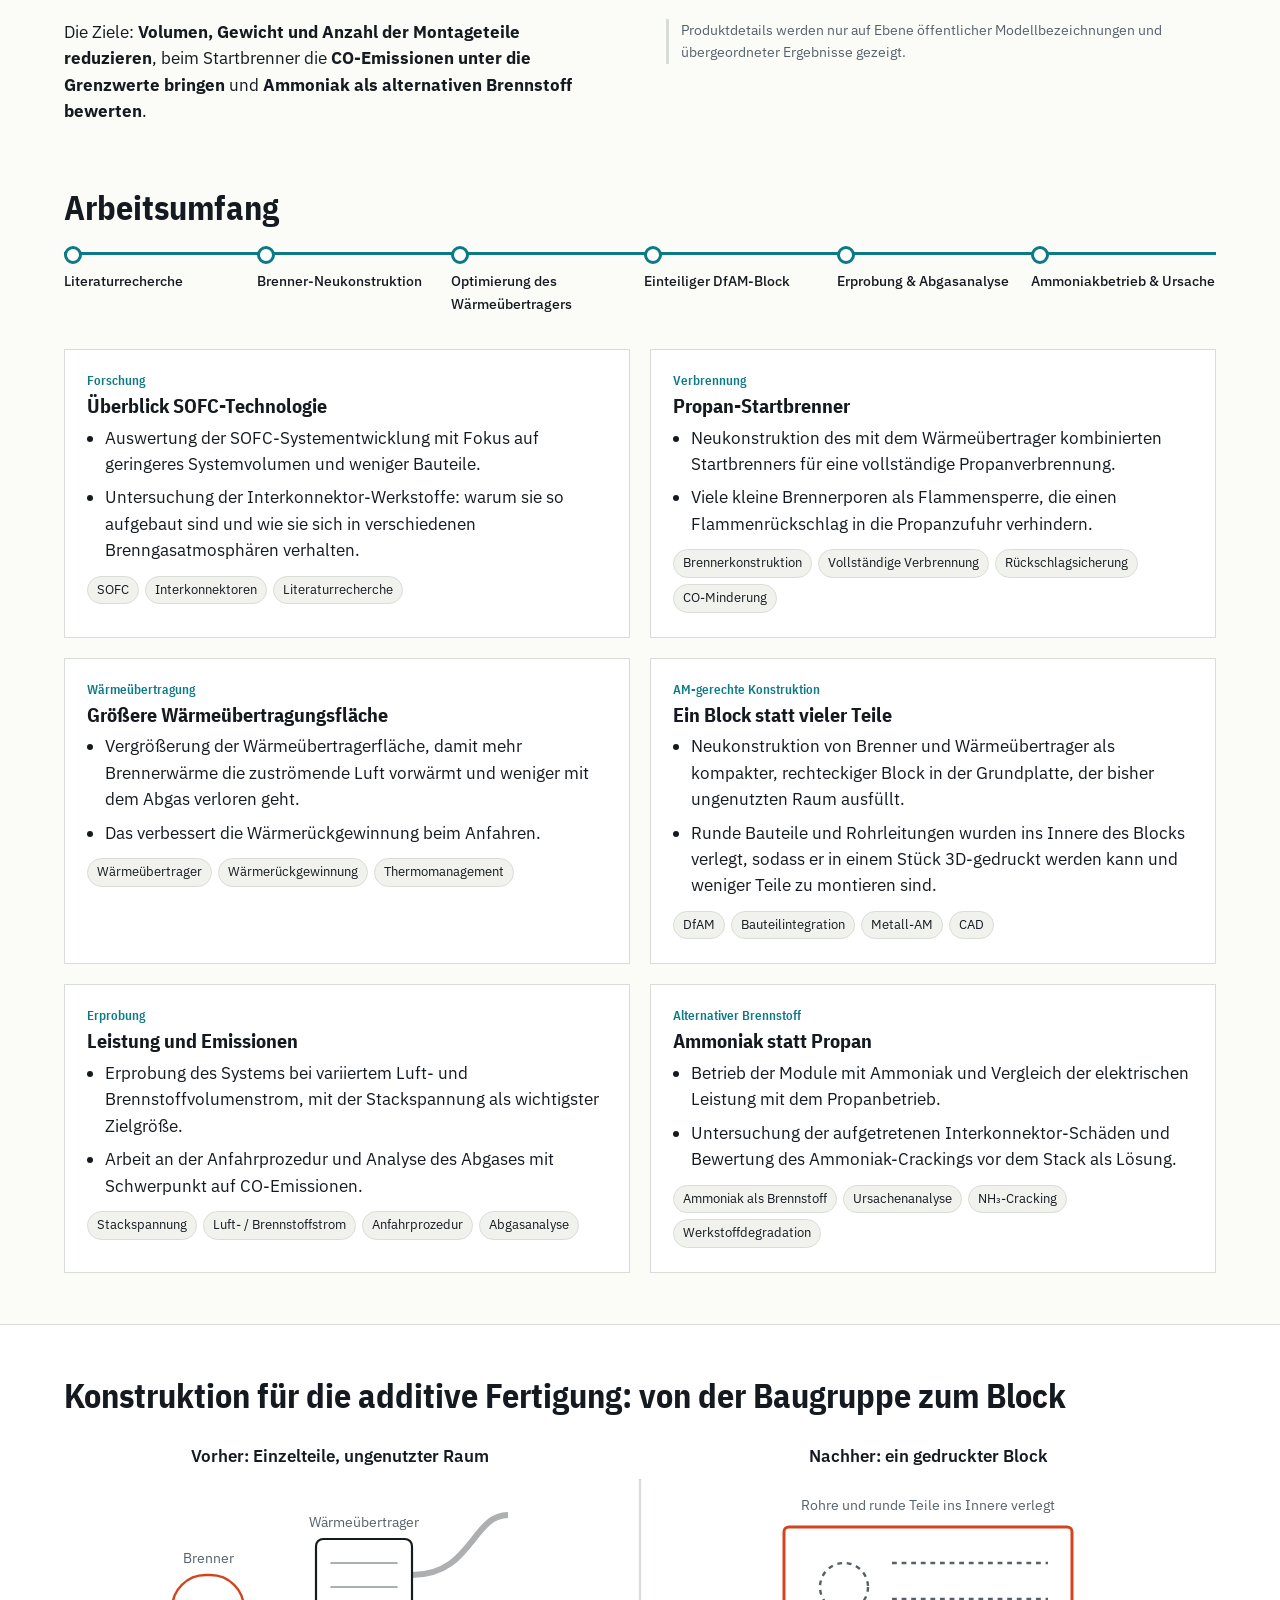
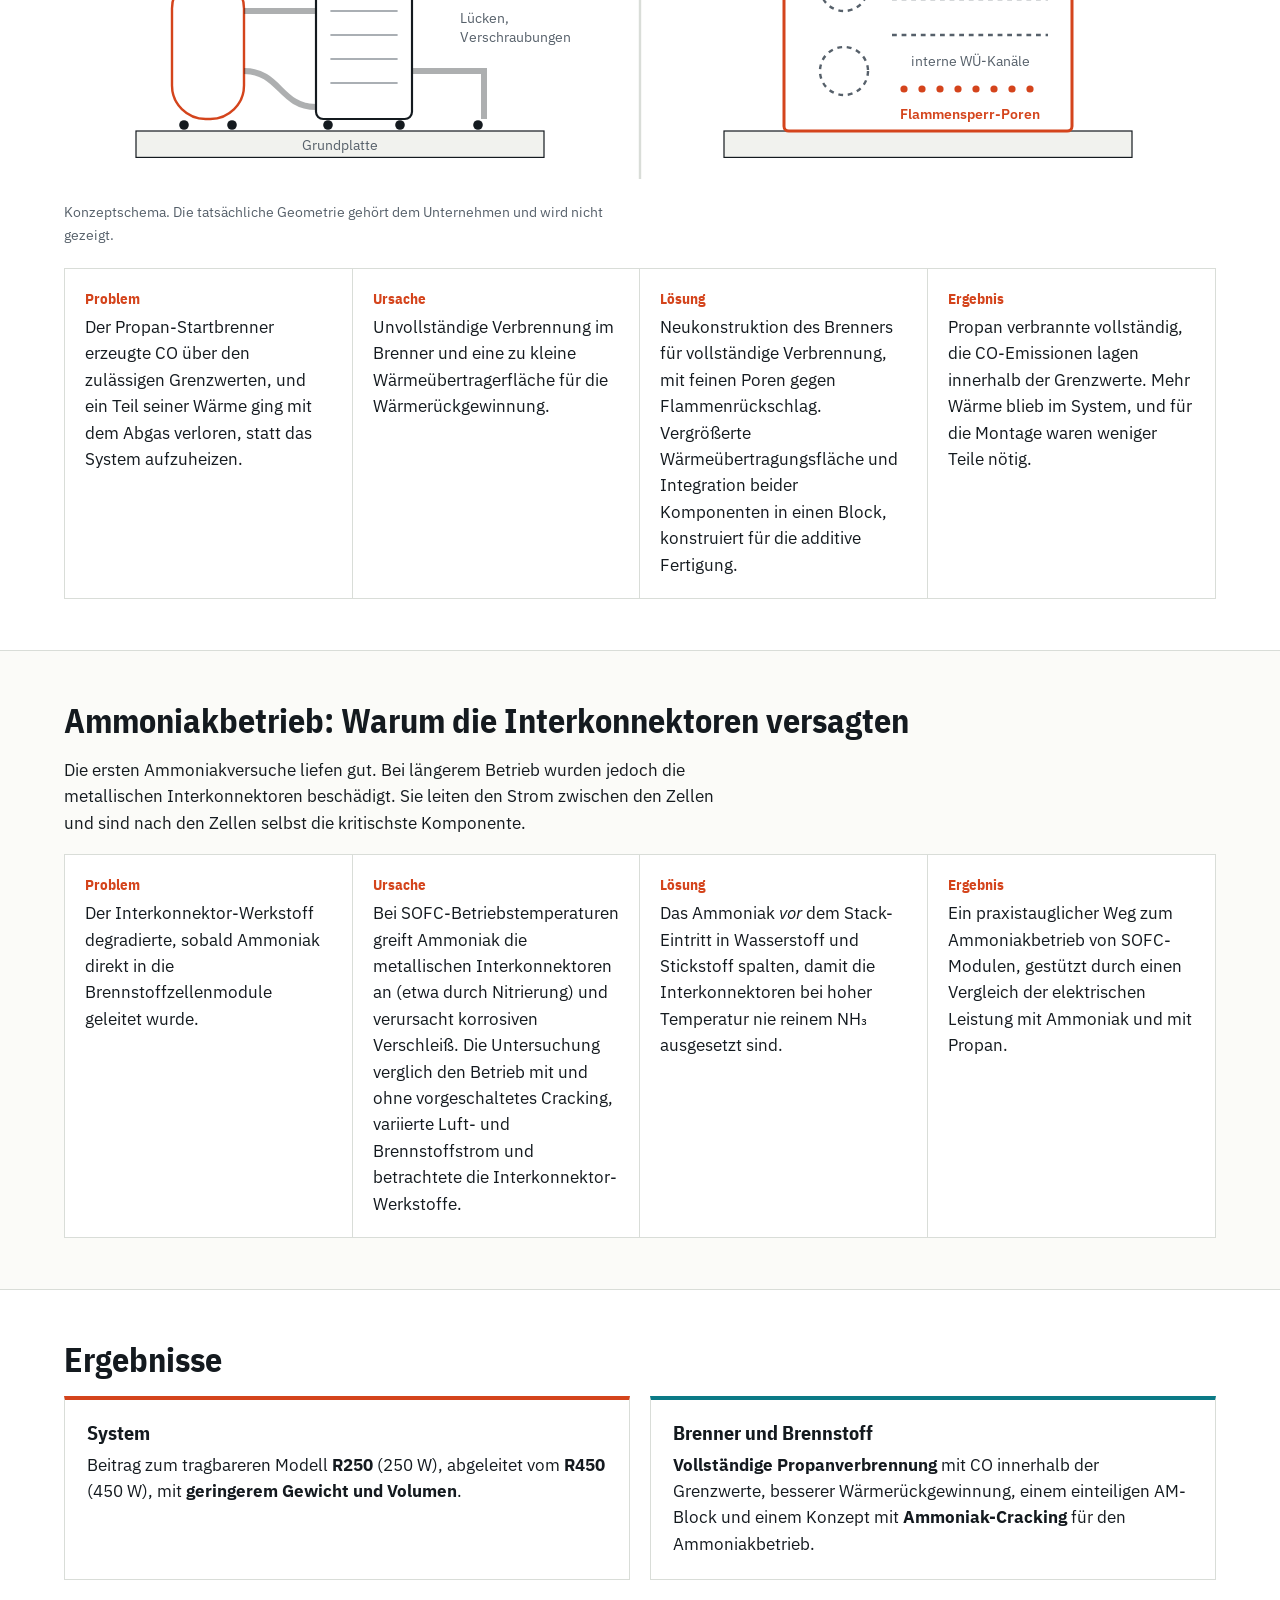
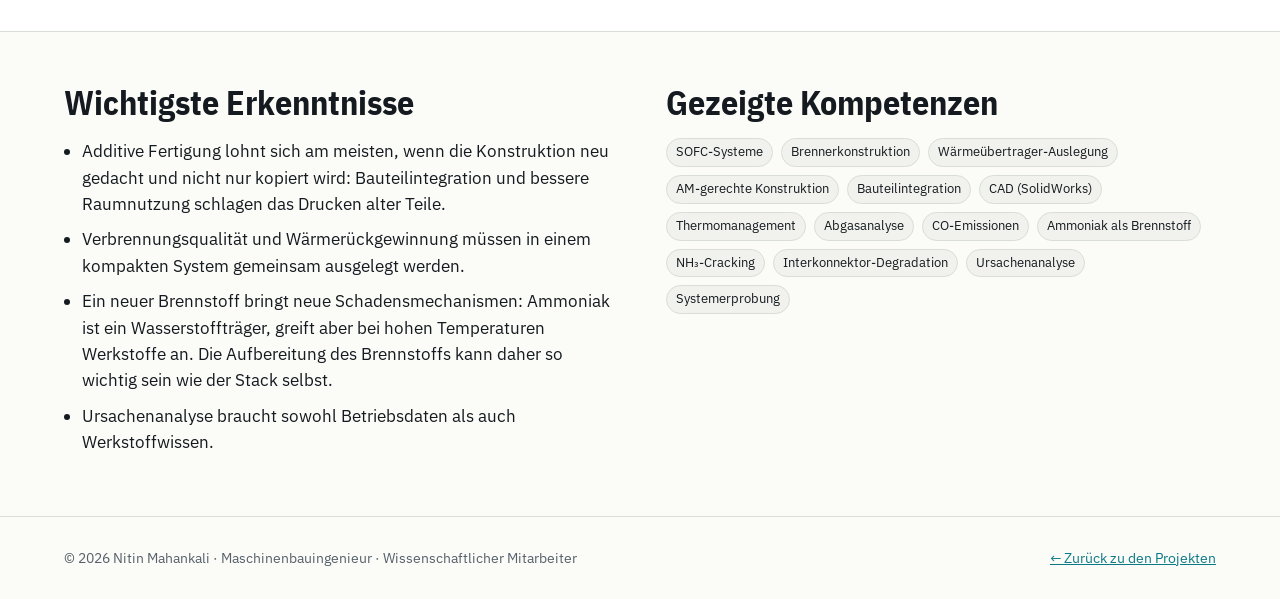
<file: de/projects/fuel-cell.html>
<!DOCTYPE html>
<html lang="de">
<head>
<meta charset="utf-8">
<meta name="viewport" content="width=device-width, initial-scale=1">
<title>SOFC-Systementwicklung | Nitin Mahankali</title>
<link rel="icon" href="data:image/svg+xml,%3Csvg xmlns='http://www.w3.org/2000/svg' viewBox='0 0 64 64'%3E%3Crect width='64' height='64' rx='15' fill='%2313252c' stroke='%232c4a54' stroke-width='1.5'/%3E%3Ctext x='32' y='40' text-anchor='middle' font-family='IBM Plex Sans Condensed, Arial Narrow, Arial, sans-serif' font-weight='700' font-size='28' letter-spacing='-0.5' fill='%23e8eff1'%3ENM%3C/text%3E%3Crect x='14' y='48' width='12' height='4' rx='2' fill='%234cc6d1'/%3E%3Crect x='26' y='48' width='12' height='4' fill='%23a993ff'/%3E%3Crect x='38' y='48' width='12' height='4' rx='2' fill='%23ff7a52'/%3E%3C/svg%3E">
<link rel="alternate" hreflang="en" href="https://nitin14999.github.io/Nitin_Mahankali/projects/fuel-cell.html">
<link rel="alternate" hreflang="de" href="https://nitin14999.github.io/Nitin_Mahankali/de/projects/fuel-cell.html">
<link rel="alternate" hreflang="x-default" href="https://nitin14999.github.io/Nitin_Mahankali/projects/fuel-cell.html">
<meta name="description" content="Fallstudie: SOFC-Systementwicklung bei Sunfire: Neukonstruktion des Propan-Startbrenners, Optimierung des Wärmeübertragers, Konstruktion für die additive Fertigung und Ammoniakbetrieb mit Ursachenanalyse.">
<link rel="preconnect" href="https://fonts.googleapis.com">
<link href="https://fonts.googleapis.com/css2?family=IBM+Plex+Sans+Condensed:wght@600;700&family=IBM+Plex+Sans:wght@400;500;600&display=swap" rel="stylesheet">
<style>
/* VOICE: a confident engineering case study, factual, first person, no fluff.
   IDEA: a process engineering drawing sheet: line colours, title block, tag labels.
   PICTURE: the pilot-plant process loop drawn as a live block flow diagram with gas moving through it.
   COLOUR and TYPE: drawing-paper white, ink, H2 vermilion, N2 teal, NH3 violet; IBM Plex Sans Condensed + Plex Sans.
   LAYOUT: headline + key figures, then the diagram full width, then phases, decisions, story, model, skills. */
:root{color-scheme:light dark;
--bg:light-dark(#fbfbf8,#0f1418);--paper:light-dark(#ffffff,#151c21);--ink:light-dark(#141a1f,#e9edef);
--mute:light-dark(#56606a,#9aa6ae);--rule:light-dark(#d9ddd8,#2a343b);
--h2:light-dark(#d4441c,#ff7a52);--n2:light-dark(#0b7a86,#4cc6d1);--nh3:light-dark(#5b3fb5,#a993ff);--soft:light-dark(#f1f2ee,#1b2329)}
:root[data-theme=light]{color-scheme:light}:root[data-theme=dark]{color-scheme:dark}
*{box-sizing:border-box;min-width:0}
body{margin:0;background:var(--bg);color:var(--ink);font:16.5px/1.6 "IBM Plex Sans",system-ui,sans-serif;overflow-x:clip}
h1,h2,h3{font-family:"IBM Plex Sans Condensed","IBM Plex Sans",sans-serif;line-height:1.08;text-wrap:balance;margin:0}
h1{font-size:clamp(32px,4.6vw,50px);max-width:26ch}
h2{font-size:clamp(26px,3vw,34px);margin-bottom:18px}
h3{font-size:20px;margin-bottom:8px}
p{margin:0 0 14px;max-width:68ch}
a{color:var(--n2)}
.band{padding:clamp(28px,4vw,64px) max(5vw,16px)}
.wrap{max-width:1240px;margin:0 auto}
.paper{background:var(--paper);border-block:1px solid var(--rule)}
nav{display:flex;flex-wrap:wrap;gap:8px 22px;align-items:center;padding:14px max(5vw,16px);border-bottom:1px solid var(--rule);background:var(--paper)}
nav a{color:var(--ink);text-decoration:none;font-weight:500;padding:10px 0}
nav .logo{font-family:"IBM Plex Sans Condensed","IBM Plex Sans",sans-serif;font-weight:700;font-size:20px;margin-right:auto}
.kicker{color:var(--mute);font-weight:500;margin-bottom:14px}
.lede{font-size:18.5px;color:var(--mute);margin-top:18px}
.figs{display:grid;grid-template-columns:repeat(4,minmax(0,1fr));gap:0;margin-top:30px;border-top:2px solid var(--ink)}
.figs div{padding:14px 16px 4px 0;border-right:1px solid var(--rule);margin-right:16px}
.figs div:last-child{border:0}
.figs b{display:block;font:700 clamp(26px,3.2vw,36px)/1.1 "IBM Plex Sans Condensed","IBM Plex Sans",sans-serif;white-space:nowrap}
.figs span{color:var(--mute);font-size:14px}
.scroll{overflow-x:auto}
.diagram{min-width:720px}
.diagram svg{width:100%;height:auto;display:block}
.cap{color:var(--mute);font-size:14px;margin-top:10px}
.flow{stroke-dasharray:7 9;animation:run 1.6s linear infinite}
@keyframes run{to{stroke-dashoffset:-32}}
.legend{display:flex;flex-wrap:wrap;gap:6px 20px;font-size:14px;color:var(--mute);margin-top:6px}
.legend i{display:inline-block;width:22px;height:3px;vertical-align:middle;margin-right:6px}
.two{display:grid;grid-template-columns:minmax(0,1fr) minmax(0,1fr);gap:clamp(24px,4vw,56px)}
.phases{display:grid;grid-template-columns:repeat(2,minmax(0,1fr));gap:20px}
.phase{background:var(--paper);border:1px solid var(--rule);padding:22px 22px 10px}
.phase .tag{font:600 13px "IBM Plex Sans Condensed","IBM Plex Sans",sans-serif;color:var(--n2);margin-bottom:6px}
.phase ul{margin:0 0 12px;padding-left:18px}.phase li{margin-bottom:7px}
.kw{display:flex;flex-wrap:wrap;gap:6px;margin:4px 0 14px}
.kw span,.skills span{font-size:13px;border:1px solid var(--rule);padding:3px 9px;border-radius:99px;background:var(--soft)}
.decide{display:grid;grid-template-columns:repeat(3,minmax(0,1fr));gap:20px}
.decide div{border-top:3px solid var(--nh3);padding-top:14px}
.story{display:grid;grid-template-columns:repeat(4,minmax(0,1fr));gap:0;border:1px solid var(--rule);background:var(--paper)}
.story div{padding:20px;border-right:1px solid var(--rule)}.story div:last-child{border:0}
.story b{display:block;font:700 15px "IBM Plex Sans Condensed","IBM Plex Sans",sans-serif;margin-bottom:6px;color:var(--h2)}
.doe{display:grid;grid-template-columns:minmax(0,1fr) 56px minmax(0,1fr);align-items:center;gap:10px}
.col{display:grid;gap:10px}
.col div{background:var(--paper);border:1px solid var(--rule);padding:12px 14px;font-weight:500}
.col small{display:block;color:var(--mute);font-weight:400;font-size:14px}
.arrow{font-size:30px;text-align:center;color:var(--mute)}
.model{display:grid;gap:14px}
.eq{display:grid;grid-template-columns:repeat(6,minmax(0,1fr));gap:10px}
.eq div{background:var(--paper);border:1px solid var(--rule);padding:12px 10px;text-align:center;font-weight:500;font-size:15px}
.plant{background:var(--ink);color:var(--bg);padding:16px 18px;text-align:center;font:600 18px "IBM Plex Sans Condensed","IBM Plex Sans",sans-serif}
.valid{border:2px dashed var(--h2);padding:12px 16px;text-align:center;font-weight:500}
.timeline{position:relative;display:grid;grid-template-columns:repeat(8,minmax(0,1fr));gap:8px;padding-top:26px}
.timeline:before{content:"";position:absolute;top:8px;left:0;height:3px;width:var(--w,0%);background:var(--n2);transition:width 1.6s ease}
.timeline div{font-size:14px;font-weight:500;position:relative}
.timeline div:before{content:"";position:absolute;top:-24px;left:0;width:12px;height:12px;border-radius:50%;background:var(--paper);border:3px solid var(--n2)}
.skills{display:flex;flex-wrap:wrap;gap:8px}
.note{font-size:14px;color:var(--mute);border-left:3px solid var(--rule);padding-left:12px}
.reveal{opacity:0;transform:translateY(22px);transition:opacity .7s ease,transform .7s ease}
.reveal.in{opacity:1;transform:none}
footer{padding:30px max(5vw,16px);border-top:1px solid var(--rule);color:var(--mute);font-size:14px;display:flex;flex-wrap:wrap;justify-content:space-between;gap:10px}
@media(max-width:900px){.phases,.two,.decide{grid-template-columns:minmax(0,1fr)}.story{grid-template-columns:repeat(2,minmax(0,1fr))}.story div:nth-child(2){border-right:0}.story div{border-bottom:1px solid var(--rule)}.eq{grid-template-columns:repeat(3,minmax(0,1fr))}.timeline{grid-template-columns:repeat(4,minmax(0,1fr));row-gap:40px}.timeline:before{display:none}}
@media(max-width:600px){.figs{grid-template-columns:repeat(2,minmax(0,1fr))}.figs div:nth-child(2){border:0}.story{grid-template-columns:minmax(0,1fr)}.story div{border-right:0}.doe{grid-template-columns:minmax(0,1fr)}.arrow{transform:rotate(90deg)}.eq{grid-template-columns:repeat(2,minmax(0,1fr))}.timeline{grid-template-columns:repeat(2,minmax(0,1fr))}}
@media(prefers-reduced-motion:reduce){.flow{animation:none}.reveal{opacity:1;transform:none;transition:none}.timeline:before{transition:none}}
.t6{grid-template-columns:repeat(6,minmax(0,1fr))}
.pool{animation:glow 1.4s ease-in-out infinite}
@keyframes glow{50%{opacity:.45}}
.cmp{display:grid;grid-template-columns:minmax(0,1fr) minmax(0,1fr);gap:20px}
.cmp>div{background:var(--paper);border:1px solid var(--rule);padding:22px 22px 8px}
.cmp .c1{border-top:4px solid var(--h2)}.cmp .c2{border-top:4px solid var(--n2)}
.small{font-size:14px;color:var(--mute)}
.learn{padding-left:18px;margin:0}.learn li{margin-bottom:9px}
@media(max-width:900px){.t6{grid-template-columns:repeat(3,minmax(0,1fr))}}
@media(max-width:600px){.cmp,.t6{grid-template-columns:minmax(0,1fr)}.t6{grid-template-columns:repeat(2,minmax(0,1fr))}}
@media(prefers-reduced-motion:reduce){.pool{animation:none}}
h1,h2,h3,p,li,small,.col div,.rig{hyphens:auto;-webkit-hyphens:auto;overflow-wrap:break-word}
</style>
</head>
<body>
<nav>
<a class="logo" href="https://nitin14999.github.io/Nitin_Mahankali/de/" aria-label="Nitin Mahankali, Startseite" style="display:flex;align-items:center;gap:10px;text-decoration:none"><svg viewBox="0 0 64 64" width="34" height="34" aria-hidden="true"><rect width="64" height="64" rx="15" fill="#13252c" stroke="#2c4a54" stroke-width="1.5"/><text x="32" y="40" text-anchor="middle" font-family="IBM Plex Sans Condensed, Arial Narrow, Arial, sans-serif" font-weight="700" font-size="28" letter-spacing="-0.5" fill="#e8eff1">NM</text><rect x="14" y="48" width="12" height="4" rx="2" fill="#4cc6d1"/><rect x="26" y="48" width="12" height="4" fill="#a993ff"/><rect x="38" y="48" width="12" height="4" rx="2" fill="#ff7a52"/></svg>Nitin Mahankali</a>
<a href="#objective">Zielsetzung</a><a href="#scope">Umfang</a><a href="#burner">Brenner-Neukonstruktion</a><a href="#ammonia">Ammoniakbetrieb</a>
<a href="https://nitin14999.github.io/Nitin_Mahankali/de/#projects">Alle Projekte</a>
<span class="lang" style="display:inline-flex;align-items:center;gap:6px;font-weight:600;font-size:14px;border:1px solid currentColor;border-radius:99px;padding:6px 12px;opacity:.9"><a href="../../projects/fuel-cell.html" hreflang="en" lang="en" style="text-decoration:none;padding:0" aria-label="English version">EN</a><span aria-hidden="true">|</span><b>DE</b></span>
</nav>

<header class="band">
<div class="wrap">
<div class="kicker">Fallstudie · Sunfire Fuel Cells GmbH · Entwicklungsingenieur · Apr. 2023 – März 2024</div>
<h1>Ein Festoxid-Brennstoffzellensystem: kleiner, sauberer und bereit für Ammoniak</h1>
<p class="lede">Entwicklungsarbeit an einem portablen SOFC-Stromerzeuger: ein neu konstruierter Propan-Startbrenner mit vollständiger Verbrennung, ein größerer und wirksamerer Wärmeübertrager, ein einteiliger, additiv gefertigter Brenner-Wärmeübertrager-Block in der Grundplatte und die Ursachenanalyse von Interkonnektor-Schäden im Ammoniakbetrieb.</p>
<div class="figs">
<div><b>↓ Gewicht</b><span>leichteres System</span></div>
<div><b>R450 → R250</b><span>450 W auf 250 W, tragbareres Modell</span></div>
<div><b>↓ Volumen</b><span>kompakteres System</span></div>
<div><b>1 Block</b><span>Brenner + WÜ als ein Teil gedruckt</span></div>
</div>
</div>
</header>

<section class="band paper" aria-label="Übersicht SOFC-System">
<div class="wrap">
<div class="scroll"><div class="diagram">
<svg viewBox="0 0 960 390" role="img" aria-label="SOFC-System: Propan oder gecracktes Ammoniak versorgt den Stack; Luft wird im Brenner-Wärmeübertrager-Block vorgewärmt; das Stack-Abgas wird im Block verbrannt; das Abgas geht zur Gasanalyse">
<g font-family="IBM Plex Sans, sans-serif" font-size="14" fill="var(--ink)">
<rect x="40" y="50" width="140" height="50" rx="4" fill="var(--soft)" stroke="var(--ink)" stroke-width="1.5"/>
<text x="110" y="80" text-anchor="middle" font-weight="600">Propan</text>
<rect x="40" y="130" width="140" height="50" rx="4" fill="var(--soft)" stroke="var(--ink)" stroke-width="1.5"/>
<text x="110" y="160" text-anchor="middle" font-weight="600">NH₃</text>
<rect x="215" y="130" width="125" height="50" rx="4" fill="var(--paper)" stroke="var(--n2)" stroke-width="2.5"/>
<text x="277" y="152" text-anchor="middle" font-weight="600">NH₃-Cracker</text>
<text x="277" y="170" text-anchor="middle" font-size="12" fill="var(--mute)">NH₃ → N₂ + H₂</text>
<path class="flow" d="M180 155H215" fill="none" stroke="var(--n2)" stroke-width="3"/>
<path class="flow" d="M340 155H380" fill="none" stroke="var(--n2)" stroke-width="3"/>
<path class="flow" d="M180 75H360V110H380" fill="none" stroke="var(--h2)" stroke-width="3"/>
<text x="250" y="66" font-size="12" fill="var(--mute)">Brennstoff</text>
<!-- stack -->
<rect x="380" y="60" width="220" height="175" rx="4" fill="var(--paper)" stroke="var(--ink)" stroke-width="2"/>
<text x="490" y="84" text-anchor="middle" font-weight="600">SOFC-Stack</text>
<g stroke-width="5">
<path d="M400 104H580M400 134H580M400 164H580M400 194H580M400 224H580" stroke="var(--nh3)" opacity=".7"/>
<path d="M400 119H580M400 149H580M400 179H580M400 209H580" stroke="var(--soft)"/>
</g>
<path d="M490 60V22" stroke="var(--ink)" stroke-width="2"/>
<text x="502" y="30" font-size="13" font-weight="600">Gleichstrom · Stackspannung</text>
<!-- burner hx block -->
<rect x="380" y="275" width="220" height="80" rx="4" fill="var(--soft)" stroke="var(--h2)" stroke-width="2.5"/>
<text x="490" y="306" text-anchor="middle" font-weight="600">Brenner + Wärmeübertrager</text>
<text x="490" y="326" text-anchor="middle" font-size="12" fill="var(--mute)">ein AM-Block in der Grundplatte</text>
<path class="flow" d="M30 320H380" fill="none" stroke="var(--mute)" stroke-width="3"/>
<text x="40" y="310" font-size="13" fill="var(--mute)">Luft</text>
<path class="flow" d="M490 275V235" fill="none" stroke="var(--h2)" stroke-width="3"/>
<text x="500" y="260" font-size="12" fill="var(--mute)">vorgewärmte Luft</text>
<path class="flow" d="M600 120H660V290H600" fill="none" stroke="var(--nh3)" stroke-width="3"/>
<text x="670" y="200" font-size="12" fill="var(--mute)">Stack-Abgas</text>
<path class="flow" d="M600 340H760" fill="none" stroke="var(--ink)" stroke-width="3"/>
<rect x="760" y="310" width="170" height="60" rx="4" fill="var(--paper)" stroke="var(--ink)" stroke-width="1.5"/>
<text x="845" y="336" text-anchor="middle" font-weight="600">Abgasanalyse</text>
<text x="845" y="355" text-anchor="middle" font-size="12" fill="var(--mute)">CO · Verbrennungsprodukte</text>
</g>
</svg>
</div></div>
<div class="legend"><span><i style="background:var(--h2)"></i>Propan / Heißluft</span><span><i style="background:var(--n2)"></i>Ammoniakpfad</span><span><i style="background:var(--nh3)"></i>Metallische Interkonnektoren / Abgas</span></div>
<p class="cap">Vereinfachtes Schema der bearbeiteten Bereiche des SOFC-Systems. Für dieses Portfolio gezeichnet, nicht das Produktdesign.</p>
</div>
</section>

<section class="band reveal" id="objective">
<div class="wrap two">
<div>
<h2>Zielsetzung</h2>
<p>Ein portables SOFC-System wiegt etwa 60–70 kg. Den größten Teil des Volumens nimmt die keramische Isolierung ein, doch die Metallteile drumherum (Brenner, Wärmeübertrager, Rohrleitungen, Grundplatte) lassen viel Raum ungenutzt und erfordern viele Montageschritte.</p>
<p>Die Ziele: <strong>Volumen, Gewicht und Anzahl der Montageteile reduzieren</strong>, beim Startbrenner die <strong>CO-Emissionen unter die Grenzwerte bringen</strong> und <strong>Ammoniak als alternativen Brennstoff bewerten</strong>.</p>
</div>
<div>
<h2>Rolle</h2>
<p>Entwicklungsingenieur im SOFC-Systemteam, verantwortlich für die Konstruktion von Startbrenner und Wärmeübertrager, deren Neukonstruktion für die additive Fertigung sowie die Erprobung mit Propan und Ammoniak einschließlich Abgasanalyse und Fehlersuche.</p>
<p class="note">Produktdetails werden nur auf Ebene öffentlicher Modellbezeichnungen und übergeordneter Ergebnisse gezeigt.</p>
</div>
</div>
</section>

<section class="band reveal" id="scope" style="padding-top:0">
<div class="wrap">
<h2>Arbeitsumfang</h2>
<div class="timeline t6" id="tl">
<div>Literaturrecherche</div><div>Brenner-Neukonstruktion</div><div>Optimierung des Wärmeübertragers</div><div>Einteiliger DfAM-Block</div><div>Erprobung &amp; Abgasanalyse</div><div>Ammoniakbetrieb &amp; Ursache</div>
</div>
<div class="phases" style="margin-top:34px">
<div class="phase reveal"><div class="tag">Forschung</div><h3>Überblick SOFC-Technologie</h3>
<ul><li>Auswertung der SOFC-Systementwicklung mit Fokus auf geringeres Systemvolumen und weniger Bauteile.</li>
<li>Untersuchung der Interkonnektor-Werkstoffe: warum sie so aufgebaut sind und wie sie sich in verschiedenen Brenngasatmosphären verhalten.</li></ul>
<div class="kw"><span>SOFC</span><span>Interkonnektoren</span><span>Literaturrecherche</span></div></div>

<div class="phase reveal"><div class="tag">Verbrennung</div><h3>Propan-Startbrenner</h3>
<ul><li>Neukonstruktion des mit dem Wärmeübertrager kombinierten Startbrenners für eine vollständige Propanverbrennung.</li>
<li>Viele kleine Brennerporen als Flammensperre, die einen Flammenrückschlag in die Propanzufuhr verhindern.</li></ul>
<div class="kw"><span>Brennerkonstruktion</span><span>Vollständige Verbrennung</span><span>Rückschlagsicherung</span><span>CO-Minderung</span></div></div>

<div class="phase reveal"><div class="tag">Wärmeübertragung</div><h3>Größere Wärmeübertragungsfläche</h3>
<ul><li>Vergrößerung der Wärmeübertragerfläche, damit mehr Brennerwärme die zuströmende Luft vorwärmt und weniger mit dem Abgas verloren geht.</li>
<li>Das verbessert die Wärmerückgewinnung beim Anfahren.</li></ul>
<div class="kw"><span>Wärmeübertrager</span><span>Wärmerückgewinnung</span><span>Thermomanagement</span></div></div>

<div class="phase reveal"><div class="tag">AM-gerechte Konstruktion</div><h3>Ein Block statt vieler Teile</h3>
<ul><li>Neukonstruktion von Brenner und Wärmeübertrager als kompakter, rechteckiger Block in der Grundplatte, der bisher ungenutzten Raum ausfüllt.</li>
<li>Runde Bauteile und Rohrleitungen wurden ins Innere des Blocks verlegt, sodass er in einem Stück 3D-gedruckt werden kann und weniger Teile zu montieren sind.</li></ul>
<div class="kw"><span>DfAM</span><span>Bauteilintegration</span><span>Metall-AM</span><span>CAD</span></div></div>

<div class="phase reveal"><div class="tag">Erprobung</div><h3>Leistung und Emissionen</h3>
<ul><li>Erprobung des Systems bei variiertem Luft- und Brennstoffvolumenstrom, mit der Stackspannung als wichtigster Zielgröße.</li>
<li>Arbeit an der Anfahrprozedur und Analyse des Abgases mit Schwerpunkt auf CO-Emissionen.</li></ul>
<div class="kw"><span>Stackspannung</span><span>Luft- / Brennstoffstrom</span><span>Anfahrprozedur</span><span>Abgasanalyse</span></div></div>

<div class="phase reveal"><div class="tag">Alternativer Brennstoff</div><h3>Ammoniak statt Propan</h3>
<ul><li>Betrieb der Module mit Ammoniak und Vergleich der elektrischen Leistung mit dem Propanbetrieb.</li>
<li>Untersuchung der aufgetretenen Interkonnektor-Schäden und Bewertung des Ammoniak-Crackings vor dem Stack als Lösung.</li></ul>
<div class="kw"><span>Ammoniak als Brennstoff</span><span>Ursachenanalyse</span><span>NH₃-Cracking</span><span>Werkstoffdegradation</span></div></div>
</div>
</div>
</section>

<section class="band paper reveal" id="burner">
<div class="wrap">
<h2>Konstruktion für die additive Fertigung: von der Baugruppe zum Block</h2>
<div class="scroll" style="margin:18px 0 8px"><div class="diagram">
<svg viewBox="0 0 960 300" role="img" aria-label="Vorher: separater Brenner, Wärmeübertrager, Rohrleitungen und Grundplatte. Nachher: ein rechteckiger gedruckter Block in der Grundplatte mit internen Kanälen und Flammensperr-Poren.">
<g font-family="IBM Plex Sans, sans-serif" font-size="14" fill="var(--ink)">
<text x="230" y="26" text-anchor="middle" font-weight="600">Vorher: Einzelteile, ungenutzter Raum</text>
<text x="720" y="26" text-anchor="middle" font-weight="600">Nachher: ein gedruckter Block</text>
<line x1="480" y1="40" x2="480" y2="290" stroke="var(--rule)" stroke-width="2"/>
<rect x="60" y="250" width="340" height="22" fill="var(--soft)" stroke="var(--ink)"/>
<text x="230" y="266" text-anchor="middle" font-size="12" fill="var(--mute)">Grundplatte</text>
<rect x="90" y="120" width="60" height="120" rx="28" fill="var(--paper)" stroke="var(--h2)" stroke-width="2"/>
<text x="120" y="110" text-anchor="middle" font-size="12" fill="var(--mute)">Brenner</text>
<rect x="210" y="90" width="80" height="150" rx="6" fill="var(--paper)" stroke="var(--ink)" stroke-width="1.8"/>
<path d="M222 110H278M222 130H278M222 150H278M222 170H278M222 190H278M222 210H278" stroke="var(--mute)"/>
<text x="250" y="80" text-anchor="middle" font-size="12" fill="var(--mute)">Wärmeübertrager</text>
<path d="M150 150H210M150 200C180 200 180 230 210 230M290 120C340 120 340 70 370 70M290 200H350V240" fill="none" stroke="var(--ink)" stroke-width="5" opacity=".35"/>
<g fill="var(--ink)"><circle cx="100" cy="245" r="4"/><circle cx="140" cy="245" r="4"/><circle cx="220" cy="245" r="4"/><circle cx="280" cy="245" r="4"/><circle cx="345" cy="245" r="4"/></g>
<text x="330" y="160" font-size="12" fill="var(--mute)">Lücken,</text><text x="330" y="176" font-size="12" fill="var(--mute)">Verschraubungen</text>
<rect x="550" y="250" width="340" height="22" fill="var(--soft)" stroke="var(--ink)"/>
<rect x="600" y="80" width="240" height="170" rx="4" fill="var(--paper)" stroke="var(--h2)" stroke-width="2.5"/>
<g fill="none" stroke="var(--mute)" stroke-width="2" stroke-dasharray="4 4"><circle cx="650" cy="130" r="20"/><circle cx="650" cy="200" r="20"/><path d="M690 110H820M690 140H820M690 170H820"/></g>
<g fill="var(--h2)"><circle cx="700" cy="215" r="3"/><circle cx="715" cy="215" r="3"/><circle cx="730" cy="215" r="3"/><circle cx="745" cy="215" r="3"/><circle cx="760" cy="215" r="3"/><circle cx="775" cy="215" r="3"/><circle cx="790" cy="215" r="3"/><circle cx="805" cy="215" r="3"/></g>
<text x="755" y="240" text-anchor="middle" font-size="12" fill="var(--h2)" font-weight="600">Flammensperr-Poren</text>
<text x="755" y="196" text-anchor="middle" font-size="12" fill="var(--mute)">interne WÜ-Kanäle</text>
<text x="720" y="66" text-anchor="middle" font-size="12" fill="var(--mute)">Rohre und runde Teile ins Innere verlegt</text>
</g>
</svg>
</div></div>
<p class="cap">Konzeptschema. Die tatsächliche Geometrie gehört dem Unternehmen und wird nicht gezeigt.</p>

<div class="story" style="margin-top:22px">
<div><b>Problem</b>Der Propan-Startbrenner erzeugte CO über den zulässigen Grenzwerten, und ein Teil seiner Wärme ging mit dem Abgas verloren, statt das System aufzuheizen.</div>
<div><b>Ursache</b>Unvollständige Verbrennung im Brenner und eine zu kleine Wärmeübertragerfläche für die Wärmerückgewinnung.</div>
<div><b>Lösung</b>Neukonstruktion des Brenners für vollständige Verbrennung, mit feinen Poren gegen Flammenrückschlag. Vergrößerte Wärmeübertragungsfläche und Integration beider Komponenten in einen Block, konstruiert für die additive Fertigung.</div>
<div><b>Ergebnis</b>Propan verbrannte vollständig, die CO-Emissionen lagen innerhalb der Grenzwerte. Mehr Wärme blieb im System, und für die Montage waren weniger Teile nötig.</div>
</div>
</div>
</section>

<section class="band reveal" id="ammonia">
<div class="wrap">
<h2>Ammoniakbetrieb: Warum die Interkonnektoren versagten</h2>
<p>Die ersten Ammoniakversuche liefen gut. Bei längerem Betrieb wurden jedoch die metallischen Interkonnektoren beschädigt. Sie leiten den Strom zwischen den Zellen und sind nach den Zellen selbst die kritischste Komponente.</p>
<div class="story" style="margin-top:18px">
<div><b>Problem</b>Der Interkonnektor-Werkstoff degradierte, sobald Ammoniak direkt in die Brennstoffzellenmodule geleitet wurde.</div>
<div><b>Ursache</b>Bei SOFC-Betriebstemperaturen greift Ammoniak die metallischen Interkonnektoren an (etwa durch Nitrierung) und verursacht korrosiven Verschleiß. Die Untersuchung verglich den Betrieb mit und ohne vorgeschaltetes Cracking, variierte Luft- und Brennstoffstrom und betrachtete die Interkonnektor-Werkstoffe.</div>
<div><b>Lösung</b>Das Ammoniak <em>vor</em> dem Stack-Eintritt in Wasserstoff und Stickstoff spalten, damit die Interkonnektoren bei hoher Temperatur nie reinem NH₃ ausgesetzt sind.</div>
<div><b>Ergebnis</b>Ein praxistauglicher Weg zum Ammoniakbetrieb von SOFC-Modulen, gestützt durch einen Vergleich der elektrischen Leistung mit Ammoniak und mit Propan.</div>
</div>
</div>
</section>

<section class="band paper reveal">
<div class="wrap">
<h2>Ergebnisse</h2>
<div class="cmp">
<div class="c1"><h3>System</h3>
<p>Beitrag zum tragbareren Modell <strong>R250</strong> (250 W), abgeleitet vom <strong>R450</strong> (450 W), mit <strong>geringerem Gewicht und Volumen</strong>.</p></div>
<div class="c2"><h3>Brenner und Brennstoff</h3>
<p><strong>Vollständige Propanverbrennung</strong> mit CO innerhalb der Grenzwerte, besserer Wärmerückgewinnung, einem einteiligen AM-Block und einem Konzept mit <strong>Ammoniak-Cracking</strong> für den Ammoniakbetrieb.</p></div>
</div>
</div>
</section>

<section class="band reveal">
<div class="wrap two">
<div>
<h2>Wichtigste Erkenntnisse</h2>
<ul class="learn">
<li>Additive Fertigung lohnt sich am meisten, wenn die Konstruktion neu gedacht und nicht nur kopiert wird: Bauteilintegration und bessere Raumnutzung schlagen das Drucken alter Teile.</li>
<li>Verbrennungsqualität und Wärmerückgewinnung müssen in einem kompakten System gemeinsam ausgelegt werden.</li>
<li>Ein neuer Brennstoff bringt neue Schadensmechanismen: Ammoniak ist ein Wasserstoffträger, greift aber bei hohen Temperaturen Werkstoffe an. Die Aufbereitung des Brennstoffs kann daher so wichtig sein wie der Stack selbst.</li>
<li>Ursachenanalyse braucht sowohl Betriebsdaten als auch Werkstoffwissen.</li>
</ul>
</div>
<div>
<h2>Gezeigte Kompetenzen</h2>
<div class="skills"><span>SOFC-Systeme</span><span>Brennerkonstruktion</span><span>Wärmeübertrager-Auslegung</span><span>AM-gerechte Konstruktion</span><span>Bauteilintegration</span><span>CAD (SolidWorks)</span><span>Thermomanagement</span><span>Abgasanalyse</span><span>CO-Emissionen</span><span>Ammoniak als Brennstoff</span><span>NH₃-Cracking</span><span>Interkonnektor-Degradation</span><span>Ursachenanalyse</span><span>Systemerprobung</span></div>
</div>
</div>
</section>

<footer><span>© 2026 Nitin Mahankali · Maschinenbauingenieur · Wissenschaftlicher Mitarbeiter</span><a href="https://nitin14999.github.io/Nitin_Mahankali/de/#projects">← Zurück zu den Projekten</a></footer>

<script>
{
const els=document.querySelectorAll('.reveal');
const io=new IntersectionObserver(es=>{for(const e of es){if(e.isIntersecting){e.target.classList.add('in');io.unobserve(e.target)}}},{threshold:.12});
els.forEach(el=>io.observe(el));
const tl=document.getElementById('tl');
const tio=new IntersectionObserver(es=>{if(es[0].isIntersecting){tl.style.setProperty('--w','100%');tio.disconnect()}},{threshold:.5});
tio.observe(tl);
}
</script>
</body>
</html>
</file>
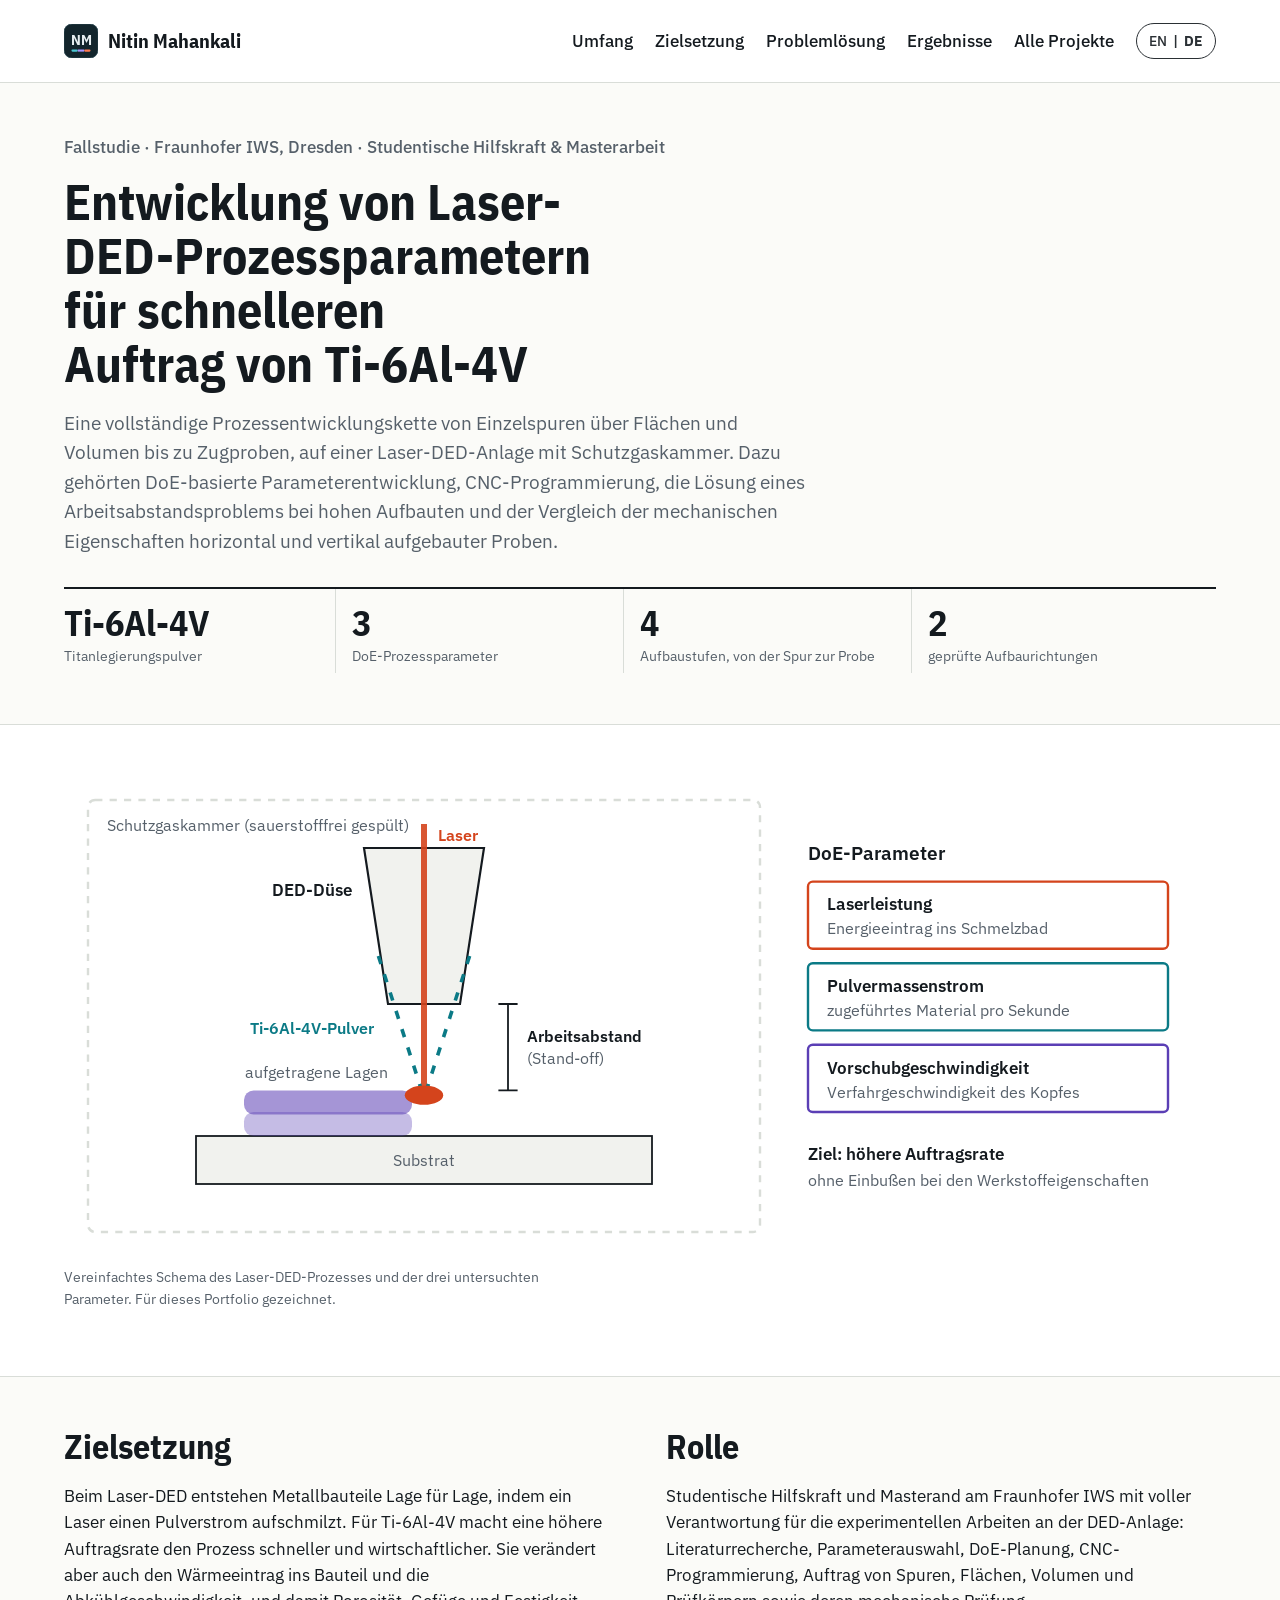
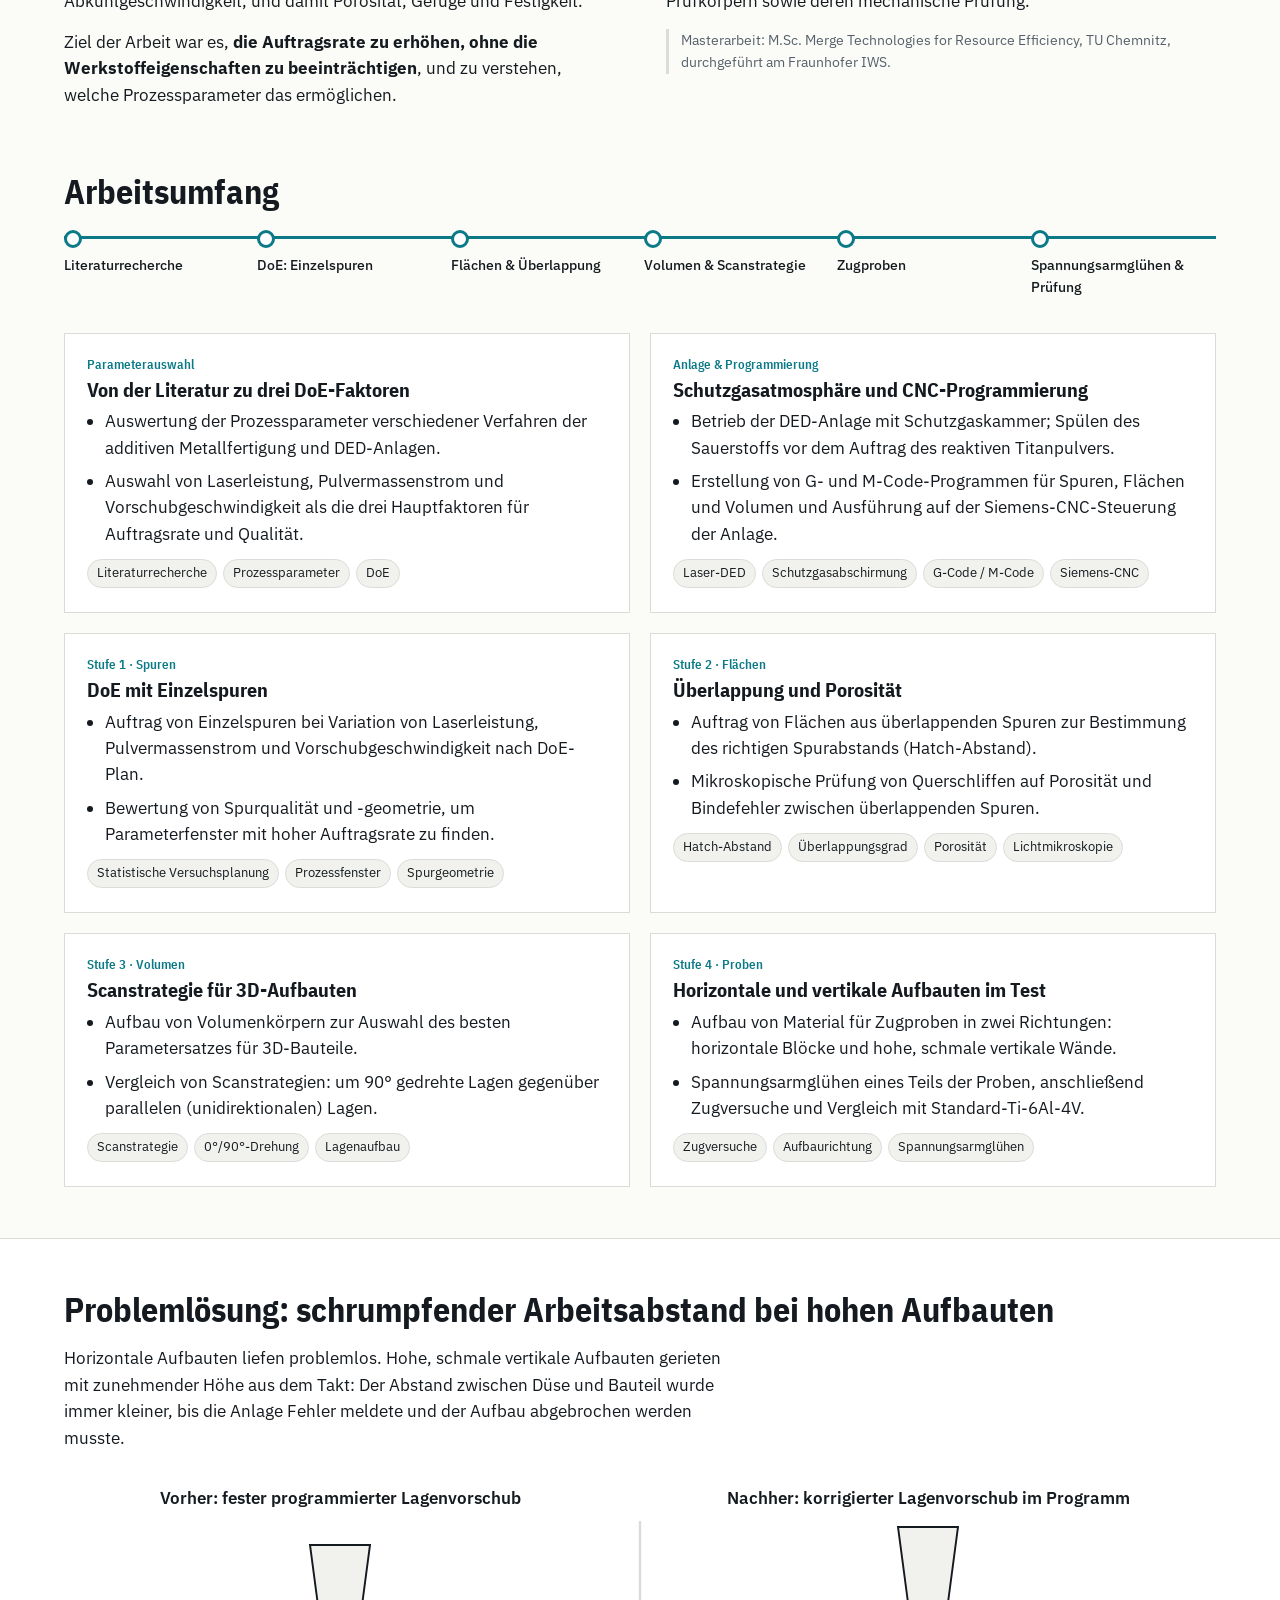
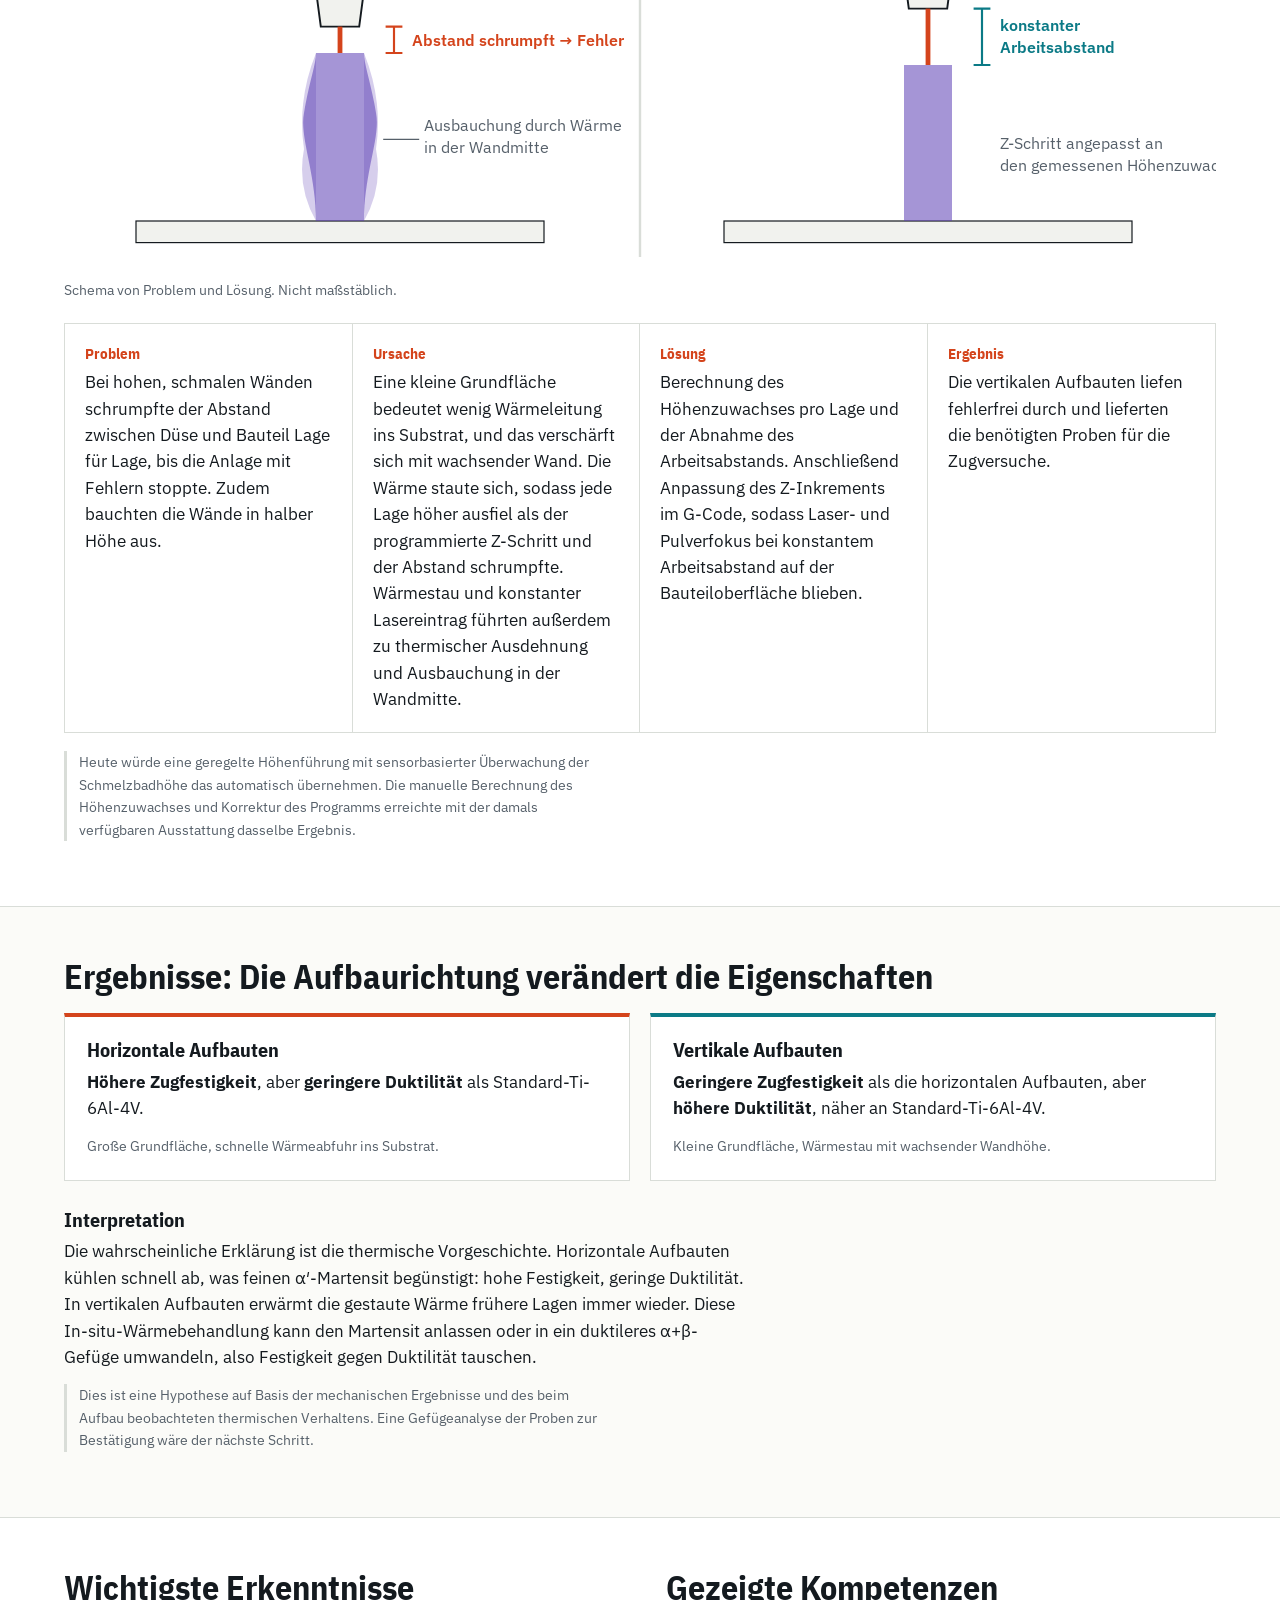
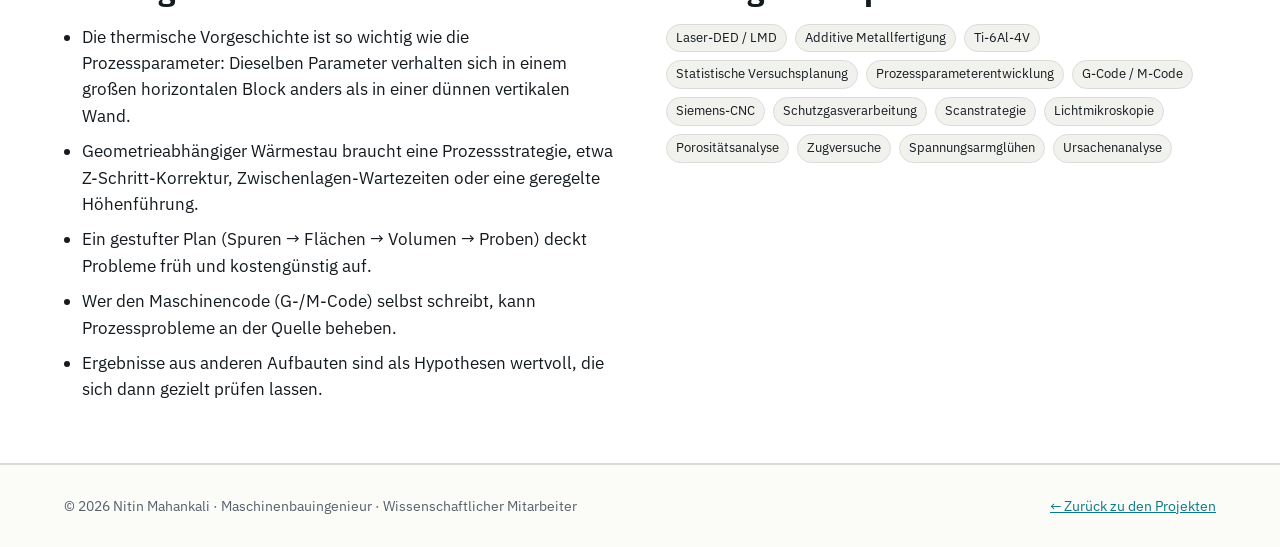
<file: de/projects/laser-ded.html>
<!DOCTYPE html>
<html lang="de">
<head>
<meta charset="utf-8">
<meta name="viewport" content="width=device-width, initial-scale=1">
<title>Laser-DED von Ti-6Al-4V | Nitin Mahankali</title>
<link rel="icon" href="data:image/svg+xml,%3Csvg xmlns='http://www.w3.org/2000/svg' viewBox='0 0 64 64'%3E%3Crect width='64' height='64' rx='15' fill='%2313252c' stroke='%232c4a54' stroke-width='1.5'/%3E%3Ctext x='32' y='40' text-anchor='middle' font-family='IBM Plex Sans Condensed, Arial Narrow, Arial, sans-serif' font-weight='700' font-size='28' letter-spacing='-0.5' fill='%23e8eff1'%3ENM%3C/text%3E%3Crect x='14' y='48' width='12' height='4' rx='2' fill='%234cc6d1'/%3E%3Crect x='26' y='48' width='12' height='4' fill='%23a993ff'/%3E%3Crect x='38' y='48' width='12' height='4' rx='2' fill='%23ff7a52'/%3E%3C/svg%3E">
<link rel="alternate" hreflang="en" href="https://nitin14999.github.io/Nitin_Mahankali/projects/laser-ded.html">
<link rel="alternate" hreflang="de" href="https://nitin14999.github.io/Nitin_Mahankali/de/projects/laser-ded.html">
<link rel="alternate" hreflang="x-default" href="https://nitin14999.github.io/Nitin_Mahankali/projects/laser-ded.html">
<meta name="description" content="Fallstudie: Prozessentwicklung für das Laser-Pulver-Auftragschweißen (Laser-DED) von Ti-6Al-4V am Fraunhofer IWS: DoE, CNC-Programmierung, Regelung des Arbeitsabstands und richtungsabhängige mechanische Eigenschaften.">
<link rel="preconnect" href="https://fonts.googleapis.com">
<link href="https://fonts.googleapis.com/css2?family=IBM+Plex+Sans+Condensed:wght@600;700&family=IBM+Plex+Sans:wght@400;500;600&display=swap" rel="stylesheet">
<style>
/* VOICE: a confident engineering case study, factual, first person, no fluff.
   IDEA: a process engineering drawing sheet: line colours, title block, tag labels.
   PICTURE: the pilot-plant process loop drawn as a live block flow diagram with gas moving through it.
   COLOUR and TYPE: drawing-paper white, ink, H2 vermilion, N2 teal, NH3 violet; IBM Plex Sans Condensed + Plex Sans.
   LAYOUT: headline + key figures, then the diagram full width, then phases, decisions, story, model, skills. */
:root{color-scheme:light dark;
--bg:light-dark(#fbfbf8,#0f1418);--paper:light-dark(#ffffff,#151c21);--ink:light-dark(#141a1f,#e9edef);
--mute:light-dark(#56606a,#9aa6ae);--rule:light-dark(#d9ddd8,#2a343b);
--h2:light-dark(#d4441c,#ff7a52);--n2:light-dark(#0b7a86,#4cc6d1);--nh3:light-dark(#5b3fb5,#a993ff);--soft:light-dark(#f1f2ee,#1b2329)}
:root[data-theme=light]{color-scheme:light}:root[data-theme=dark]{color-scheme:dark}
*{box-sizing:border-box;min-width:0}
body{margin:0;background:var(--bg);color:var(--ink);font:16.5px/1.6 "IBM Plex Sans",system-ui,sans-serif;overflow-x:clip}
h1,h2,h3{font-family:"IBM Plex Sans Condensed","IBM Plex Sans",sans-serif;line-height:1.08;text-wrap:balance;margin:0}
h1{font-size:clamp(32px,4.6vw,50px);max-width:26ch}
h2{font-size:clamp(26px,3vw,34px);margin-bottom:18px}
h3{font-size:20px;margin-bottom:8px}
p{margin:0 0 14px;max-width:68ch}
a{color:var(--n2)}
.band{padding:clamp(28px,4vw,64px) max(5vw,16px)}
.wrap{max-width:1240px;margin:0 auto}
.paper{background:var(--paper);border-block:1px solid var(--rule)}
nav{display:flex;flex-wrap:wrap;gap:8px 22px;align-items:center;padding:14px max(5vw,16px);border-bottom:1px solid var(--rule);background:var(--paper)}
nav a{color:var(--ink);text-decoration:none;font-weight:500;padding:10px 0}
nav .logo{font-family:"IBM Plex Sans Condensed","IBM Plex Sans",sans-serif;font-weight:700;font-size:20px;margin-right:auto}
.kicker{color:var(--mute);font-weight:500;margin-bottom:14px}
.lede{font-size:18.5px;color:var(--mute);margin-top:18px}
.figs{display:grid;grid-template-columns:repeat(4,minmax(0,1fr));gap:0;margin-top:30px;border-top:2px solid var(--ink)}
.figs div{padding:14px 16px 4px 0;border-right:1px solid var(--rule);margin-right:16px}
.figs div:last-child{border:0}
.figs b{display:block;font:700 clamp(26px,3.2vw,36px)/1.1 "IBM Plex Sans Condensed","IBM Plex Sans",sans-serif;white-space:nowrap}
.figs span{color:var(--mute);font-size:14px}
.scroll{overflow-x:auto}
.diagram{min-width:720px}
.diagram svg{width:100%;height:auto;display:block}
.cap{color:var(--mute);font-size:14px;margin-top:10px}
.flow{stroke-dasharray:7 9;animation:run 1.6s linear infinite}
@keyframes run{to{stroke-dashoffset:-32}}
.legend{display:flex;flex-wrap:wrap;gap:6px 20px;font-size:14px;color:var(--mute);margin-top:6px}
.legend i{display:inline-block;width:22px;height:3px;vertical-align:middle;margin-right:6px}
.two{display:grid;grid-template-columns:minmax(0,1fr) minmax(0,1fr);gap:clamp(24px,4vw,56px)}
.phases{display:grid;grid-template-columns:repeat(2,minmax(0,1fr));gap:20px}
.phase{background:var(--paper);border:1px solid var(--rule);padding:22px 22px 10px}
.phase .tag{font:600 13px "IBM Plex Sans Condensed","IBM Plex Sans",sans-serif;color:var(--n2);margin-bottom:6px}
.phase ul{margin:0 0 12px;padding-left:18px}.phase li{margin-bottom:7px}
.kw{display:flex;flex-wrap:wrap;gap:6px;margin:4px 0 14px}
.kw span,.skills span{font-size:13px;border:1px solid var(--rule);padding:3px 9px;border-radius:99px;background:var(--soft)}
.decide{display:grid;grid-template-columns:repeat(3,minmax(0,1fr));gap:20px}
.decide div{border-top:3px solid var(--nh3);padding-top:14px}
.story{display:grid;grid-template-columns:repeat(4,minmax(0,1fr));gap:0;border:1px solid var(--rule);background:var(--paper)}
.story div{padding:20px;border-right:1px solid var(--rule)}.story div:last-child{border:0}
.story b{display:block;font:700 15px "IBM Plex Sans Condensed","IBM Plex Sans",sans-serif;margin-bottom:6px;color:var(--h2)}
.doe{display:grid;grid-template-columns:minmax(0,1fr) 56px minmax(0,1fr);align-items:center;gap:10px}
.col{display:grid;gap:10px}
.col div{background:var(--paper);border:1px solid var(--rule);padding:12px 14px;font-weight:500}
.col small{display:block;color:var(--mute);font-weight:400;font-size:14px}
.arrow{font-size:30px;text-align:center;color:var(--mute)}
.model{display:grid;gap:14px}
.eq{display:grid;grid-template-columns:repeat(6,minmax(0,1fr));gap:10px}
.eq div{background:var(--paper);border:1px solid var(--rule);padding:12px 10px;text-align:center;font-weight:500;font-size:15px}
.plant{background:var(--ink);color:var(--bg);padding:16px 18px;text-align:center;font:600 18px "IBM Plex Sans Condensed","IBM Plex Sans",sans-serif}
.valid{border:2px dashed var(--h2);padding:12px 16px;text-align:center;font-weight:500}
.timeline{position:relative;display:grid;grid-template-columns:repeat(8,minmax(0,1fr));gap:8px;padding-top:26px}
.timeline:before{content:"";position:absolute;top:8px;left:0;height:3px;width:var(--w,0%);background:var(--n2);transition:width 1.6s ease}
.timeline div{font-size:14px;font-weight:500;position:relative}
.timeline div:before{content:"";position:absolute;top:-24px;left:0;width:12px;height:12px;border-radius:50%;background:var(--paper);border:3px solid var(--n2)}
.skills{display:flex;flex-wrap:wrap;gap:8px}
.note{font-size:14px;color:var(--mute);border-left:3px solid var(--rule);padding-left:12px}
.reveal{opacity:0;transform:translateY(22px);transition:opacity .7s ease,transform .7s ease}
.reveal.in{opacity:1;transform:none}
footer{padding:30px max(5vw,16px);border-top:1px solid var(--rule);color:var(--mute);font-size:14px;display:flex;flex-wrap:wrap;justify-content:space-between;gap:10px}
@media(max-width:900px){.phases,.two,.decide{grid-template-columns:minmax(0,1fr)}.story{grid-template-columns:repeat(2,minmax(0,1fr))}.story div:nth-child(2){border-right:0}.story div{border-bottom:1px solid var(--rule)}.eq{grid-template-columns:repeat(3,minmax(0,1fr))}.timeline{grid-template-columns:repeat(4,minmax(0,1fr));row-gap:40px}.timeline:before{display:none}}
@media(max-width:600px){.figs{grid-template-columns:repeat(2,minmax(0,1fr))}.figs div:nth-child(2){border:0}.story{grid-template-columns:minmax(0,1fr)}.story div{border-right:0}.doe{grid-template-columns:minmax(0,1fr)}.arrow{transform:rotate(90deg)}.eq{grid-template-columns:repeat(2,minmax(0,1fr))}.timeline{grid-template-columns:repeat(2,minmax(0,1fr))}}
@media(prefers-reduced-motion:reduce){.flow{animation:none}.reveal{opacity:1;transform:none;transition:none}.timeline:before{transition:none}}
.t6{grid-template-columns:repeat(6,minmax(0,1fr))}
.pool{animation:glow 1.4s ease-in-out infinite}
@keyframes glow{50%{opacity:.45}}
.cmp{display:grid;grid-template-columns:minmax(0,1fr) minmax(0,1fr);gap:20px}
.cmp>div{background:var(--paper);border:1px solid var(--rule);padding:22px 22px 8px}
.cmp .c1{border-top:4px solid var(--h2)}.cmp .c2{border-top:4px solid var(--n2)}
.small{font-size:14px;color:var(--mute)}
.learn{padding-left:18px;margin:0}.learn li{margin-bottom:9px}
@media(max-width:900px){.t6{grid-template-columns:repeat(3,minmax(0,1fr))}}
@media(max-width:600px){.cmp,.t6{grid-template-columns:minmax(0,1fr)}.t6{grid-template-columns:repeat(2,minmax(0,1fr))}}
@media(prefers-reduced-motion:reduce){.pool{animation:none}}
h1,h2,h3,p,li,small,.col div,.rig{hyphens:auto;-webkit-hyphens:auto;overflow-wrap:break-word}
</style>
</head>
<body>
<nav>
<a class="logo" href="https://nitin14999.github.io/Nitin_Mahankali/de/" aria-label="Nitin Mahankali, Startseite" style="display:flex;align-items:center;gap:10px;text-decoration:none"><svg viewBox="0 0 64 64" width="34" height="34" aria-hidden="true"><rect width="64" height="64" rx="15" fill="#13252c" stroke="#2c4a54" stroke-width="1.5"/><text x="32" y="40" text-anchor="middle" font-family="IBM Plex Sans Condensed, Arial Narrow, Arial, sans-serif" font-weight="700" font-size="28" letter-spacing="-0.5" fill="#e8eff1">NM</text><rect x="14" y="48" width="12" height="4" rx="2" fill="#4cc6d1"/><rect x="26" y="48" width="12" height="4" fill="#a993ff"/><rect x="38" y="48" width="12" height="4" rx="2" fill="#ff7a52"/></svg>Nitin Mahankali</a>
<a href="#scope">Umfang</a><a href="#objective">Zielsetzung</a><a href="#problem">Problemlösung</a><a href="#results">Ergebnisse</a>
<a href="https://nitin14999.github.io/Nitin_Mahankali/de/#projects">Alle Projekte</a>
<span class="lang" style="display:inline-flex;align-items:center;gap:6px;font-weight:600;font-size:14px;border:1px solid currentColor;border-radius:99px;padding:6px 12px;opacity:.9"><a href="../../projects/laser-ded.html" hreflang="en" lang="en" style="text-decoration:none;padding:0" aria-label="English version">EN</a><span aria-hidden="true">|</span><b>DE</b></span>
</nav>

<header class="band">
<div class="wrap">
<div class="kicker">Fallstudie · Fraunhofer IWS, Dresden · Studentische Hilfskraft &amp; Masterarbeit</div>
<h1>Entwicklung von Laser-DED-Prozessparametern für schnelleren Auftrag von Ti-6Al-4V</h1>
<p class="lede">Eine vollständige Prozessentwicklungskette von Einzelspuren über Flächen und Volumen bis zu Zugproben, auf einer Laser-DED-Anlage mit Schutzgaskammer. Dazu gehörten DoE-basierte Parameterentwicklung, CNC-Programmierung, die Lösung eines Arbeitsabstandsproblems bei hohen Aufbauten und der Vergleich der mechanischen Eigenschaften horizontal und vertikal aufgebauter Proben.</p>
<div class="figs">
<div><b>Ti-6Al-4V</b><span>Titanlegierungspulver</span></div>
<div><b>3</b><span>DoE-Prozessparameter</span></div>
<div><b>4</b><span>Aufbaustufen, von der Spur zur Probe</span></div>
<div><b>2</b><span>geprüfte Aufbaurichtungen</span></div>
</div>
</div>
</header>

<section class="band paper" aria-label="Laser-DED-Prozess">
<div class="wrap">
<div class="scroll"><div class="diagram">
<svg viewBox="0 0 960 400" role="img" aria-label="Laser-DED-Kopf: Laserstrahl und Pulverströme treffen sich im Schmelzbad auf dem Substrat. Der Arbeitsabstand zwischen Düse und Bauteil ist markiert.">
<g font-family="IBM Plex Sans, sans-serif" font-size="14" fill="var(--ink)">
<rect x="20" y="20" width="560" height="360" rx="6" fill="none" stroke="var(--rule)" stroke-width="2" stroke-dasharray="6 6"/>
<text x="36" y="46" fill="var(--mute)" font-size="13">Schutzgaskammer (sauerstofffrei gespült)</text>
<path d="M250 60H350L330 190H270Z" fill="var(--soft)" stroke="var(--ink)" stroke-width="1.8"/>
<text x="240" y="100" text-anchor="end" font-weight="600">DED-Düse</text>
<path d="M300 40V262" stroke="var(--h2)" stroke-width="5" opacity=".9"/>
<text x="312" y="54" fill="var(--h2)" font-size="13" font-weight="600">Laser</text>
<path class="flow" d="M262 150L298 262M338 150L302 262" stroke="var(--n2)" stroke-width="3" fill="none"/>
<text x="258" y="215" text-anchor="end" fill="var(--n2)" font-size="13" font-weight="600">Ti-6Al-4V-Pulver</text>
<rect x="110" y="300" width="380" height="40" fill="var(--soft)" stroke="var(--ink)" stroke-width="1.5"/>
<text x="300" y="325" text-anchor="middle" fill="var(--mute)" font-size="13">Substrat</text>
<rect x="150" y="280" width="140" height="20" rx="8" fill="var(--nh3)" opacity=".35"/>
<rect x="150" y="262" width="140" height="20" rx="8" fill="var(--nh3)" opacity=".55"/>
<ellipse cx="300" cy="266" rx="16" ry="8" fill="var(--h2)" class="pool"/>
<path d="M370 190V262" stroke="var(--ink)" stroke-width="1.5"/>
<path d="M362 190H378M362 262H378" stroke="var(--ink)" stroke-width="1.5"/>
<text x="386" y="222" font-size="13" font-weight="600">Arbeitsabstand</text>
<text x="386" y="240" font-size="13" fill="var(--mute)">(Stand-off)</text>
<text x="210" y="252" text-anchor="middle" font-size="13" fill="var(--mute)">aufgetragene Lagen</text>
<!-- parameters panel -->
<text x="620" y="70" font-weight="600" font-size="16">DoE-Parameter</text>
<g font-size="14">
<rect x="620" y="88" width="300" height="56" rx="4" fill="var(--paper)" stroke="var(--h2)" stroke-width="2"/>
<text x="636" y="112" font-weight="600">Laserleistung</text><text x="636" y="132" fill="var(--mute)" font-size="13">Energieeintrag ins Schmelzbad</text>
<rect x="620" y="156" width="300" height="56" rx="4" fill="var(--paper)" stroke="var(--n2)" stroke-width="2"/>
<text x="636" y="180" font-weight="600">Pulvermassenstrom</text><text x="636" y="200" fill="var(--mute)" font-size="13">zugeführtes Material pro Sekunde</text>
<rect x="620" y="224" width="300" height="56" rx="4" fill="var(--paper)" stroke="var(--nh3)" stroke-width="2"/>
<text x="636" y="248" font-weight="600">Vorschubgeschwindigkeit</text><text x="636" y="268" fill="var(--mute)" font-size="13">Verfahrgeschwindigkeit des Kopfes</text>
<text x="620" y="320" font-weight="600">Ziel: höhere Auftragsrate</text>
<text x="620" y="342" fill="var(--mute)" font-size="13">ohne Einbußen bei den Werkstoffeigenschaften</text>
</g>
</g>
</svg>
</div></div>
<p class="cap">Vereinfachtes Schema des Laser-DED-Prozesses und der drei untersuchten Parameter. Für dieses Portfolio gezeichnet.</p>
</div>
</section>

<section class="band reveal" id="objective">
<div class="wrap two">
<div>
<h2>Zielsetzung</h2>
<p>Beim Laser-DED entstehen Metallbauteile Lage für Lage, indem ein Laser einen Pulverstrom aufschmilzt. Für Ti-6Al-4V macht eine höhere Auftragsrate den Prozess schneller und wirtschaftlicher. Sie verändert aber auch den Wärmeeintrag ins Bauteil und die Abkühlgeschwindigkeit, und damit Porosität, Gefüge und Festigkeit.</p>
<p>Ziel der Arbeit war es, <strong>die Auftragsrate zu erhöhen, ohne die Werkstoffeigenschaften zu beeinträchtigen</strong>, und zu verstehen, welche Prozessparameter das ermöglichen.</p>
</div>
<div>
<h2>Rolle</h2>
<p>Studentische Hilfskraft und Masterand am Fraunhofer IWS mit voller Verantwortung für die experimentellen Arbeiten an der DED-Anlage: Literaturrecherche, Parameterauswahl, DoE-Planung, CNC-Programmierung, Auftrag von Spuren, Flächen, Volumen und Prüfkörpern sowie deren mechanische Prüfung.</p>
<p class="note">Masterarbeit: M.Sc. Merge Technologies for Resource Efficiency, TU Chemnitz, durchgeführt am Fraunhofer IWS.</p>
</div>
</div>
</section>

<section class="band reveal" id="scope" style="padding-top:0">
<div class="wrap">
<h2>Arbeitsumfang</h2>
<div class="timeline t6" id="tl">
<div>Literaturrecherche</div><div>DoE: Einzelspuren</div><div>Flächen &amp; Überlappung</div><div>Volumen &amp; Scanstrategie</div><div>Zugproben</div><div>Spannungsarmglühen &amp; Prüfung</div>
</div>
<div class="phases" style="margin-top:34px">
<div class="phase reveal"><div class="tag">Parameterauswahl</div><h3>Von der Literatur zu drei DoE-Faktoren</h3>
<ul><li>Auswertung der Prozessparameter verschiedener Verfahren der additiven Metallfertigung und DED-Anlagen.</li>
<li>Auswahl von Laserleistung, Pulvermassenstrom und Vorschubgeschwindigkeit als die drei Hauptfaktoren für Auftragsrate und Qualität.</li></ul>
<div class="kw"><span>Literaturrecherche</span><span>Prozessparameter</span><span>DoE</span></div></div>

<div class="phase reveal"><div class="tag">Anlage &amp; Programmierung</div><h3>Schutzgasatmosphäre und CNC-Programmierung</h3>
<ul><li>Betrieb der DED-Anlage mit Schutzgaskammer; Spülen des Sauerstoffs vor dem Auftrag des reaktiven Titanpulvers.</li>
<li>Erstellung von G- und M-Code-Programmen für Spuren, Flächen und Volumen und Ausführung auf der Siemens-CNC-Steuerung der Anlage.</li></ul>
<div class="kw"><span>Laser-DED</span><span>Schutzgasabschirmung</span><span>G-Code / M-Code</span><span>Siemens-CNC</span></div></div>

<div class="phase reveal"><div class="tag">Stufe 1 · Spuren</div><h3>DoE mit Einzelspuren</h3>
<ul><li>Auftrag von Einzelspuren bei Variation von Laserleistung, Pulvermassenstrom und Vorschubgeschwindigkeit nach DoE-Plan.</li>
<li>Bewertung von Spurqualität und -geometrie, um Parameterfenster mit hoher Auftragsrate zu finden.</li></ul>
<div class="kw"><span>Statistische Versuchsplanung</span><span>Prozessfenster</span><span>Spurgeometrie</span></div></div>

<div class="phase reveal"><div class="tag">Stufe 2 · Flächen</div><h3>Überlappung und Porosität</h3>
<ul><li>Auftrag von Flächen aus überlappenden Spuren zur Bestimmung des richtigen Spurabstands (Hatch-Abstand).</li>
<li>Mikroskopische Prüfung von Querschliffen auf Porosität und Bindefehler zwischen überlappenden Spuren.</li></ul>
<div class="kw"><span>Hatch-Abstand</span><span>Überlappungsgrad</span><span>Porosität</span><span>Lichtmikroskopie</span></div></div>

<div class="phase reveal"><div class="tag">Stufe 3 · Volumen</div><h3>Scanstrategie für 3D-Aufbauten</h3>
<ul><li>Aufbau von Volumenkörpern zur Auswahl des besten Parametersatzes für 3D-Bauteile.</li>
<li>Vergleich von Scanstrategien: um 90° gedrehte Lagen gegenüber parallelen (unidirektionalen) Lagen.</li></ul>
<div class="kw"><span>Scanstrategie</span><span>0°/90°-Drehung</span><span>Lagenaufbau</span></div></div>

<div class="phase reveal"><div class="tag">Stufe 4 · Proben</div><h3>Horizontale und vertikale Aufbauten im Test</h3>
<ul><li>Aufbau von Material für Zugproben in zwei Richtungen: horizontale Blöcke und hohe, schmale vertikale Wände.</li>
<li>Spannungsarmglühen eines Teils der Proben, anschließend Zugversuche und Vergleich mit Standard-Ti-6Al-4V.</li></ul>
<div class="kw"><span>Zugversuche</span><span>Aufbaurichtung</span><span>Spannungsarmglühen</span></div></div>
</div>
</div>
</section>

<section class="band paper reveal" id="problem">
<div class="wrap">
<h2>Problemlösung: schrumpfender Arbeitsabstand bei hohen Aufbauten</h2>
<p>Horizontale Aufbauten liefen problemlos. Hohe, schmale vertikale Aufbauten gerieten mit zunehmender Höhe aus dem Takt: Der Abstand zwischen Düse und Bauteil wurde immer kleiner, bis die Anlage Fehler meldete und der Aufbau abgebrochen werden musste.</p>
<div class="scroll" style="margin:22px 0 8px"><div class="diagram">
<svg viewBox="0 0 960 330" role="img" aria-label="Links: Bei festem programmiertem Lagenvorschub wächst die Wand schneller, als der Kopf steigt, und der Arbeitsabstand schrumpft. Rechts: Mit korrigiertem Lagenvorschub bleibt der Arbeitsabstand konstant.">
<g font-family="IBM Plex Sans, sans-serif" font-size="14" fill="var(--ink)">
<text x="230" y="26" text-anchor="middle" font-weight="600">Vorher: fester programmierter Lagenvorschub</text>
<text x="720" y="26" text-anchor="middle" font-weight="600">Nachher: korrigierter Lagenvorschub im Programm</text>
<line x1="480" y1="40" x2="480" y2="320" stroke="var(--rule)" stroke-width="2"/>
<rect x="60" y="290" width="340" height="18" fill="var(--soft)" stroke="var(--ink)"/>
<rect x="550" y="290" width="340" height="18" fill="var(--soft)" stroke="var(--ink)"/>
<!-- left wall with bulge -->
<path d="M210 290V150Q194 190 200 230Q194 262 210 290ZM250 290V150Q266 190 260 230Q266 262 250 290Z" fill="var(--nh3)" opacity=".25"/>
<path d="M210 290C210 250 196 220 200 200C204 175 210 160 210 150H250C250 160 256 175 260 200C264 220 250 250 250 290Z" fill="var(--nh3)" opacity=".55"/>
<path d="M205 60H255L246 128H214Z" fill="var(--soft)" stroke="var(--ink)" stroke-width="1.6"/>
<path d="M230 128V150" stroke="var(--h2)" stroke-width="4"/>
<path d="M275 128V150M268 128H282M268 150H282" stroke="var(--h2)" stroke-width="1.8"/>
<text x="290" y="144" fill="var(--h2)" font-size="13" font-weight="600">Abstand schrumpft → Fehler</text>
<text x="300" y="215" font-size="13" fill="var(--mute)">Ausbauchung durch Wärme</text>
<text x="300" y="233" font-size="13" fill="var(--mute)">in der Wandmitte</text>
<path d="M296 222H266" stroke="var(--mute)" stroke-width="1.2"/>
<!-- right wall straight -->
<rect x="700" y="160" width="40" height="130" fill="var(--nh3)" opacity=".55"/>
<path d="M695 45H745L736 113H704Z" fill="var(--soft)" stroke="var(--ink)" stroke-width="1.6"/>
<path d="M720 113V160" stroke="var(--h2)" stroke-width="4"/>
<path d="M765 113V160M758 113H772M758 160H772" stroke="var(--n2)" stroke-width="1.8"/>
<text x="780" y="132" fill="var(--n2)" font-size="13" font-weight="600">konstanter</text>
<text x="780" y="150" fill="var(--n2)" font-size="13" font-weight="600">Arbeitsabstand</text>
<text x="780" y="230" font-size="13" fill="var(--mute)">Z-Schritt angepasst an</text>
<text x="780" y="248" font-size="13" fill="var(--mute)">den gemessenen Höhenzuwachs</text>
</g>
</svg>
</div></div>
<p class="cap">Schema von Problem und Lösung. Nicht maßstäblich.</p>
<div class="story" style="margin-top:22px">
<div><b>Problem</b>Bei hohen, schmalen Wänden schrumpfte der Abstand zwischen Düse und Bauteil Lage für Lage, bis die Anlage mit Fehlern stoppte. Zudem bauchten die Wände in halber Höhe aus.</div>
<div><b>Ursache</b>Eine kleine Grundfläche bedeutet wenig Wärmeleitung ins Substrat, und das verschärft sich mit wachsender Wand. Die Wärme staute sich, sodass jede Lage höher ausfiel als der programmierte Z-Schritt und der Abstand schrumpfte. Wärmestau und konstanter Lasereintrag führten außerdem zu thermischer Ausdehnung und Ausbauchung in der Wandmitte.</div>
<div><b>Lösung</b>Berechnung des Höhenzuwachses pro Lage und der Abnahme des Arbeitsabstands. Anschließend Anpassung des Z-Inkrements im G-Code, sodass Laser- und Pulverfokus bei konstantem Arbeitsabstand auf der Bauteiloberfläche blieben.</div>
<div><b>Ergebnis</b>Die vertikalen Aufbauten liefen fehlerfrei durch und lieferten die benötigten Proben für die Zugversuche.</div>
</div>
<p class="note" style="margin-top:18px">Heute würde eine geregelte Höhenführung mit sensorbasierter Überwachung der Schmelzbadhöhe das automatisch übernehmen. Die manuelle Berechnung des Höhenzuwachses und Korrektur des Programms erreichte mit der damals verfügbaren Ausstattung dasselbe Ergebnis.</p>
</div>
</section>

<section class="band reveal" id="results">
<div class="wrap">
<h2>Ergebnisse: Die Aufbaurichtung verändert die Eigenschaften</h2>
<div class="cmp">
<div class="c1"><h3>Horizontale Aufbauten</h3>
<p><strong>Höhere Zugfestigkeit</strong>, aber <strong>geringere Duktilität</strong> als Standard-Ti-6Al-4V.</p>
<p class="small">Große Grundfläche, schnelle Wärmeabfuhr ins Substrat.</p></div>
<div class="c2"><h3>Vertikale Aufbauten</h3>
<p><strong>Geringere Zugfestigkeit</strong> als die horizontalen Aufbauten, aber <strong>höhere Duktilität</strong>, näher an Standard-Ti-6Al-4V.</p>
<p class="small">Kleine Grundfläche, Wärmestau mit wachsender Wandhöhe.</p></div>
</div>
<h3 style="margin-top:28px">Interpretation</h3>
<p>Die wahrscheinliche Erklärung ist die thermische Vorgeschichte. Horizontale Aufbauten kühlen schnell ab, was feinen α′-Martensit begünstigt: hohe Festigkeit, geringe Duktilität. In vertikalen Aufbauten erwärmt die gestaute Wärme frühere Lagen immer wieder. Diese In-situ-Wärmebehandlung kann den Martensit anlassen oder in ein duktileres α+β-Gefüge umwandeln, also Festigkeit gegen Duktilität tauschen.</p>
<p class="note">Dies ist eine Hypothese auf Basis der mechanischen Ergebnisse und des beim Aufbau beobachteten thermischen Verhaltens. Eine Gefügeanalyse der Proben zur Bestätigung wäre der nächste Schritt.</p>
</div>
</section>

<section class="band paper reveal">
<div class="wrap two">
<div>
<h2>Wichtigste Erkenntnisse</h2>
<ul class="learn">
<li>Die thermische Vorgeschichte ist so wichtig wie die Prozessparameter: Dieselben Parameter verhalten sich in einem großen horizontalen Block anders als in einer dünnen vertikalen Wand.</li>
<li>Geometrieabhängiger Wärmestau braucht eine Prozessstrategie, etwa Z-Schritt-Korrektur, Zwischenlagen-Wartezeiten oder eine geregelte Höhenführung.</li>
<li>Ein gestufter Plan (Spuren → Flächen → Volumen → Proben) deckt Probleme früh und kostengünstig auf.</li>
<li>Wer den Maschinencode (G-/M-Code) selbst schreibt, kann Prozessprobleme an der Quelle beheben.</li>
<li>Ergebnisse aus anderen Aufbauten sind als Hypothesen wertvoll, die sich dann gezielt prüfen lassen.</li>
</ul>
</div>
<div>
<h2>Gezeigte Kompetenzen</h2>
<div class="skills"><span>Laser-DED / LMD</span><span>Additive Metallfertigung</span><span>Ti-6Al-4V</span><span>Statistische Versuchsplanung</span><span>Prozessparameterentwicklung</span><span>G-Code / M-Code</span><span>Siemens-CNC</span><span>Schutzgasverarbeitung</span><span>Scanstrategie</span><span>Lichtmikroskopie</span><span>Porositätsanalyse</span><span>Zugversuche</span><span>Spannungsarmglühen</span><span>Ursachenanalyse</span></div>
</div>
</div>
</section>

<footer><span>© 2026 Nitin Mahankali · Maschinenbauingenieur · Wissenschaftlicher Mitarbeiter</span><a href="https://nitin14999.github.io/Nitin_Mahankali/de/#projects">← Zurück zu den Projekten</a></footer>

<script>
{
const els=document.querySelectorAll('.reveal');
const io=new IntersectionObserver(es=>{for(const e of es){if(e.isIntersecting){e.target.classList.add('in');io.unobserve(e.target)}}},{threshold:.12});
els.forEach(el=>io.observe(el));
const tl=document.getElementById('tl');
const tio=new IntersectionObserver(es=>{if(es[0].isIntersecting){tl.style.setProperty('--w','100%');tio.disconnect()}},{threshold:.5});
tio.observe(tl);
}
</script>
</body>
</html>
</file>
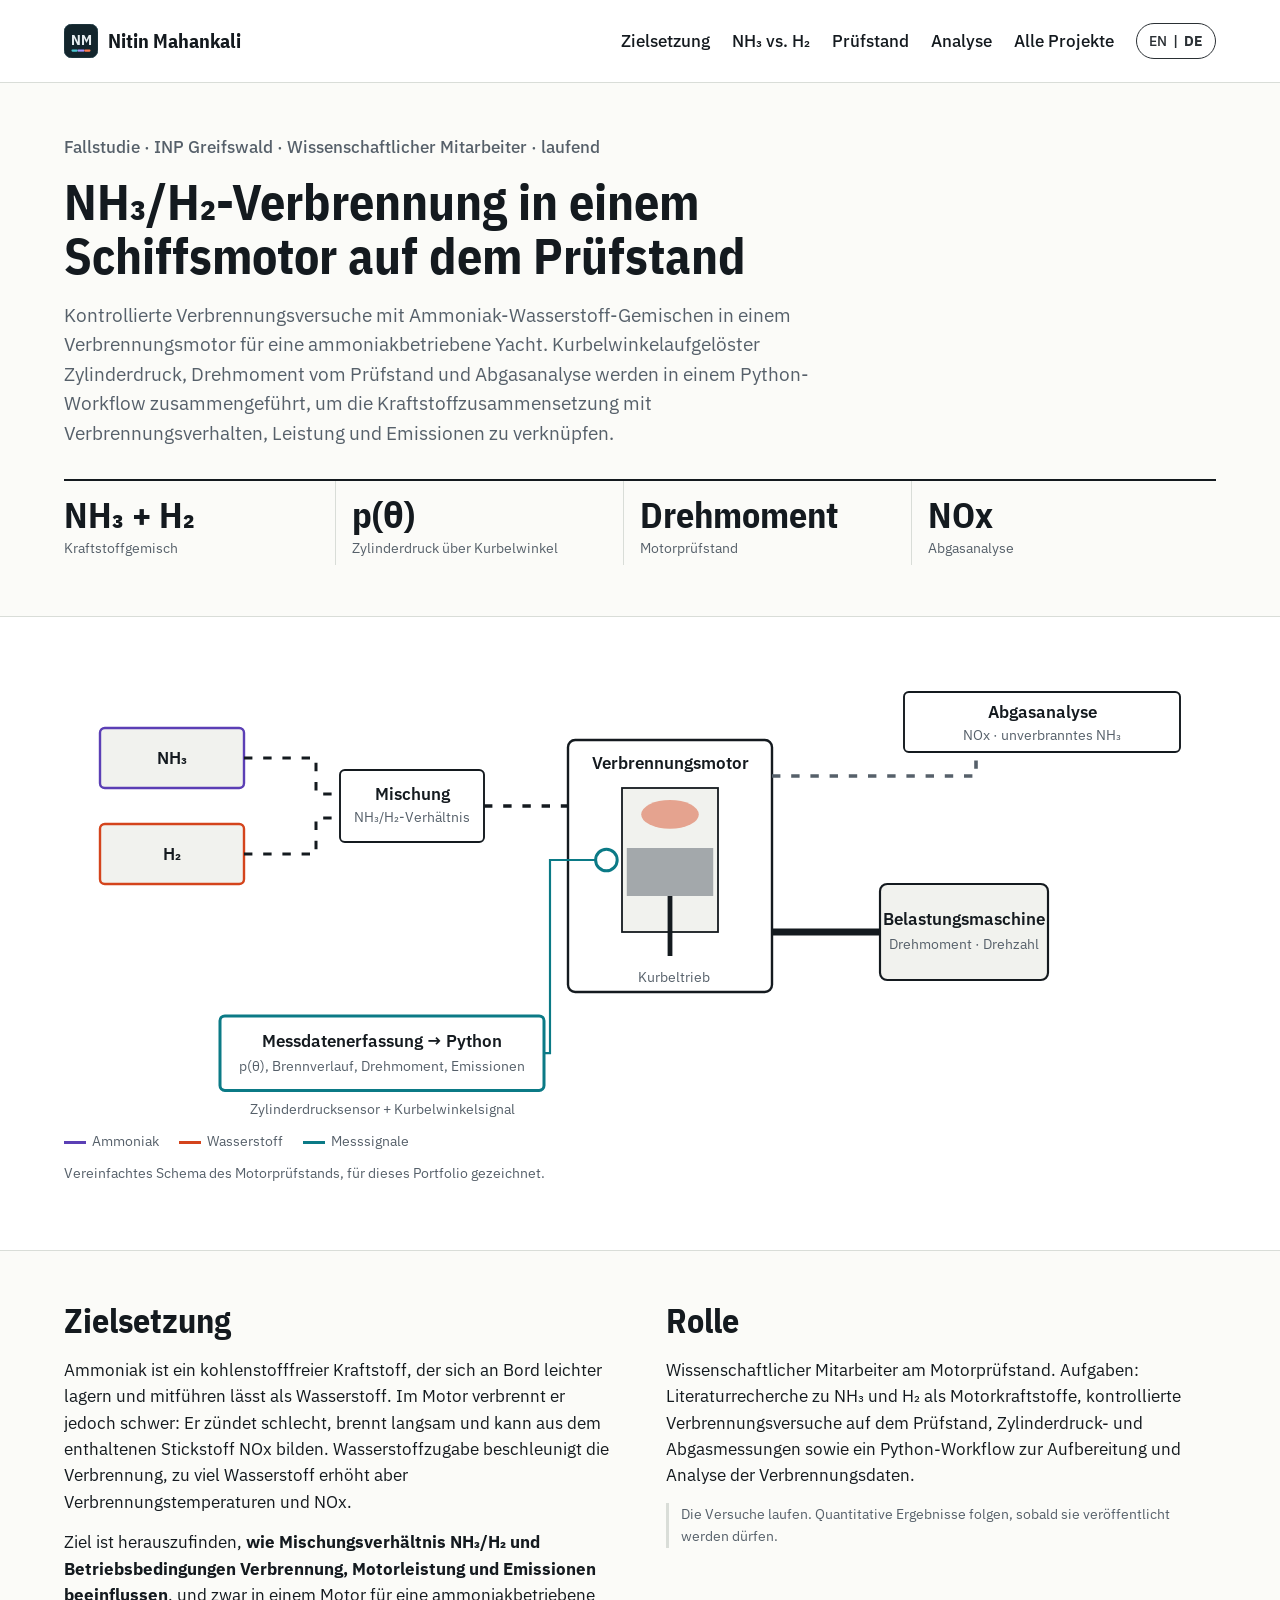
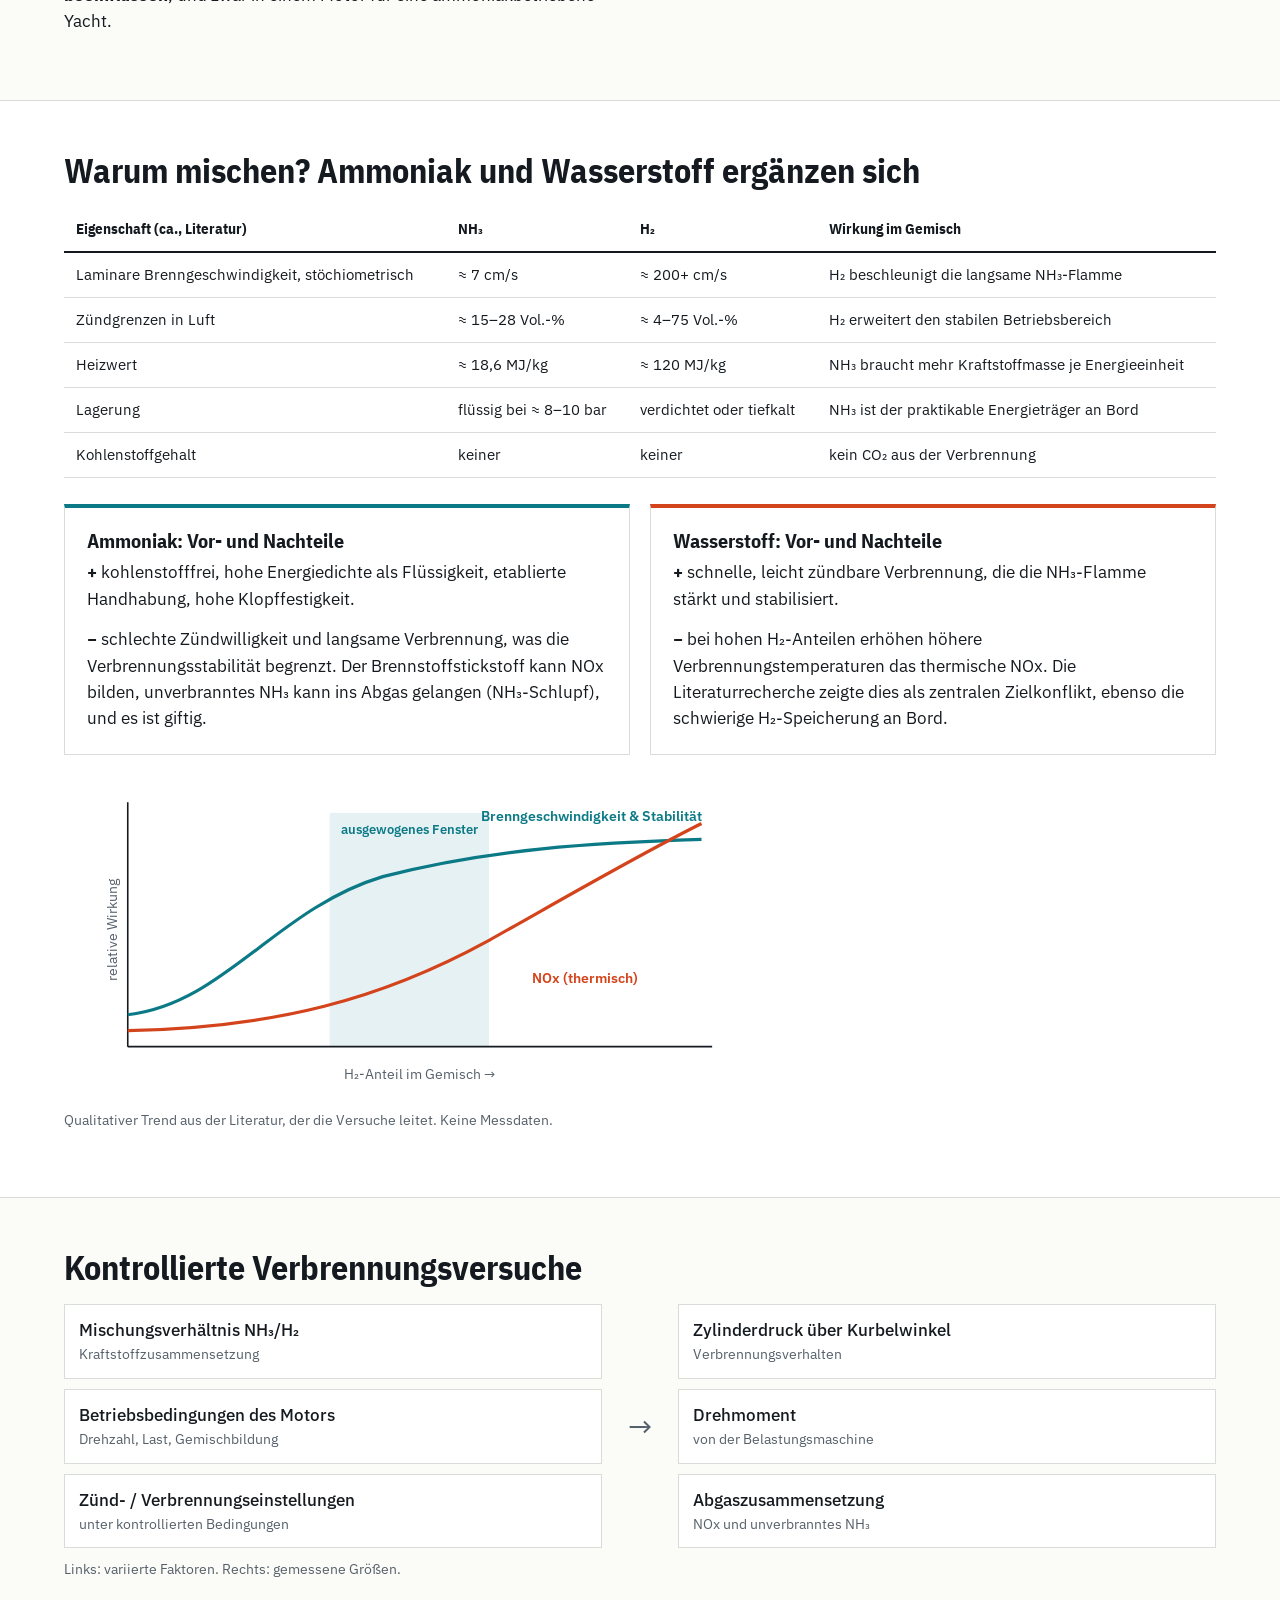
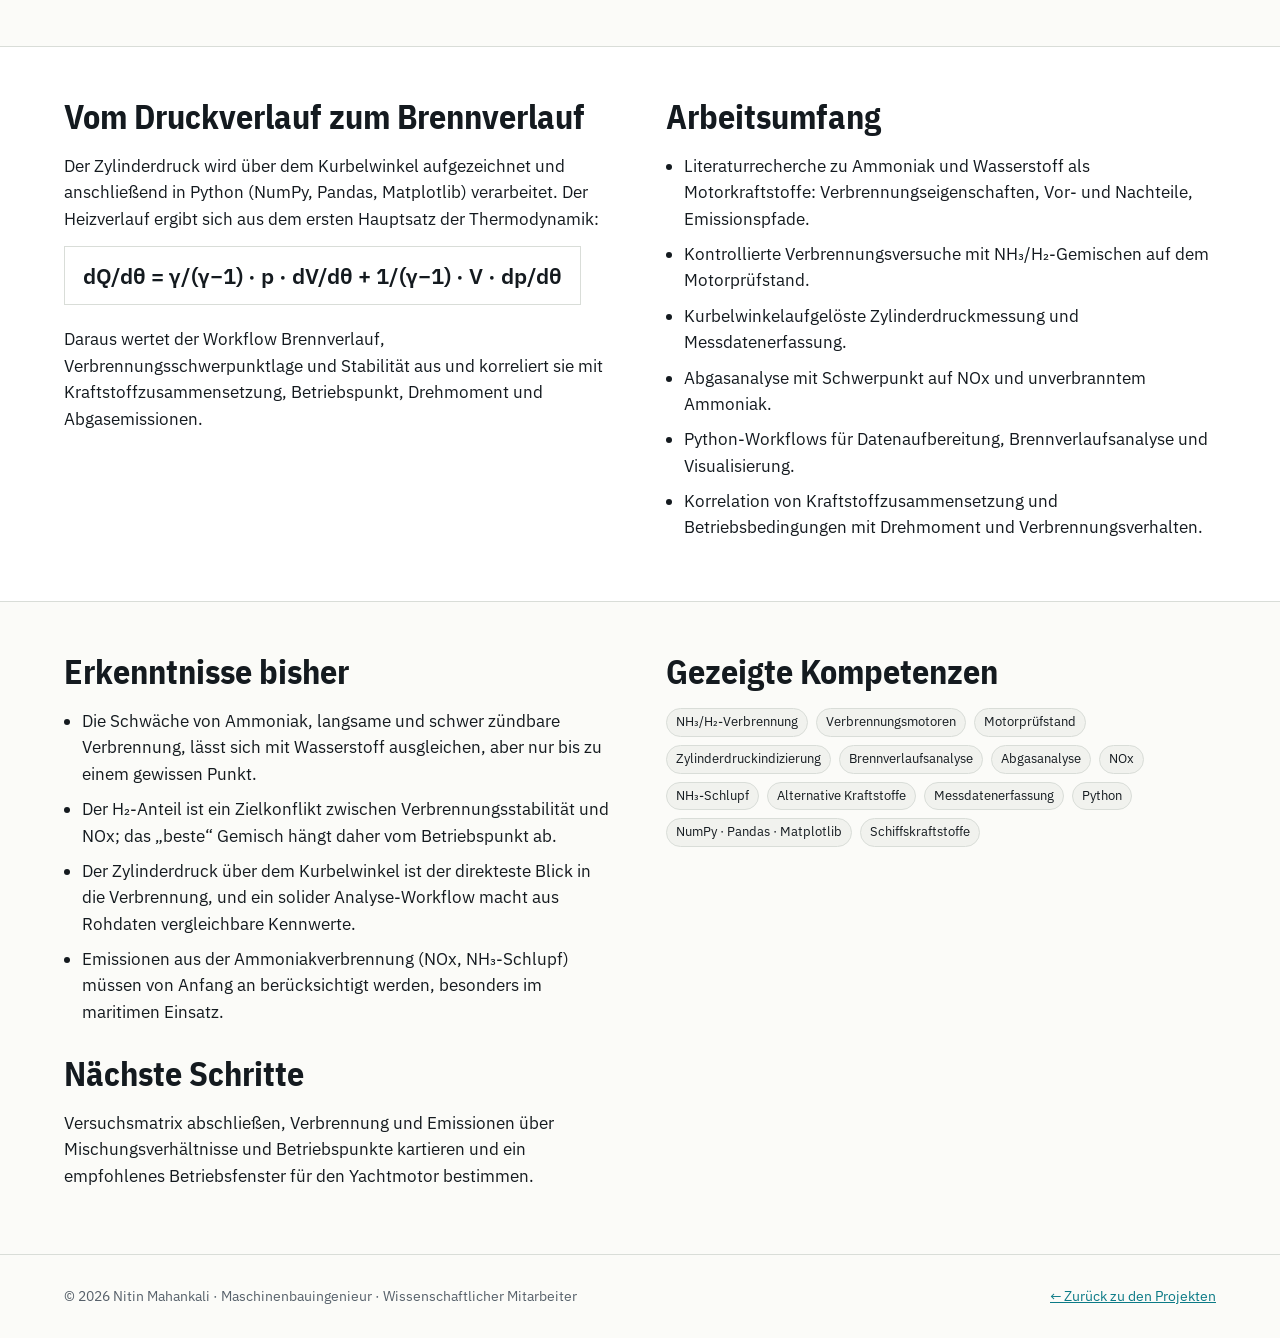
<file: de/projects/nh3-h2-combustion.html>
<!DOCTYPE html>
<html lang="de">
<head>
<meta charset="utf-8">
<meta name="viewport" content="width=device-width, initial-scale=1">
<title>NH₃/H₂-Motorverbrennung | Nitin Mahankali</title>
<link rel="icon" href="data:image/svg+xml,%3Csvg xmlns='http://www.w3.org/2000/svg' viewBox='0 0 64 64'%3E%3Crect width='64' height='64' rx='15' fill='%2313252c' stroke='%232c4a54' stroke-width='1.5'/%3E%3Ctext x='32' y='40' text-anchor='middle' font-family='IBM Plex Sans Condensed, Arial Narrow, Arial, sans-serif' font-weight='700' font-size='28' letter-spacing='-0.5' fill='%23e8eff1'%3ENM%3C/text%3E%3Crect x='14' y='48' width='12' height='4' rx='2' fill='%234cc6d1'/%3E%3Crect x='26' y='48' width='12' height='4' fill='%23a993ff'/%3E%3Crect x='38' y='48' width='12' height='4' rx='2' fill='%23ff7a52'/%3E%3C/svg%3E">
<link rel="alternate" hreflang="en" href="https://nitin14999.github.io/Nitin_Mahankali/projects/nh3-h2-combustion.html">
<link rel="alternate" hreflang="de" href="https://nitin14999.github.io/Nitin_Mahankali/de/projects/nh3-h2-combustion.html">
<link rel="alternate" hreflang="x-default" href="https://nitin14999.github.io/Nitin_Mahankali/projects/nh3-h2-combustion.html">
<meta name="description" content="Fallstudie: Verbrennung von Ammoniak-Wasserstoff-Gemischen in einem Schiffsmotor auf dem Motorprüfstand: Zylinderdruck, Brennverlaufsanalyse in Python und Abgasanalyse am INP Greifswald.">
<link rel="preconnect" href="https://fonts.googleapis.com">
<link href="https://fonts.googleapis.com/css2?family=IBM+Plex+Sans+Condensed:wght@600;700&family=IBM+Plex+Sans:wght@400;500;600&display=swap" rel="stylesheet">
<style>
/* VOICE: a confident engineering case study, factual, first person, no fluff.
   IDEA: a process engineering drawing sheet: line colours, title block, tag labels.
   PICTURE: the pilot-plant process loop drawn as a live block flow diagram with gas moving through it.
   COLOUR and TYPE: drawing-paper white, ink, H2 vermilion, N2 teal, NH3 violet; IBM Plex Sans Condensed + Plex Sans.
   LAYOUT: headline + key figures, then the diagram full width, then phases, decisions, story, model, skills. */
:root{color-scheme:light dark;
--bg:light-dark(#fbfbf8,#0f1418);--paper:light-dark(#ffffff,#151c21);--ink:light-dark(#141a1f,#e9edef);
--mute:light-dark(#56606a,#9aa6ae);--rule:light-dark(#d9ddd8,#2a343b);
--h2:light-dark(#d4441c,#ff7a52);--n2:light-dark(#0b7a86,#4cc6d1);--nh3:light-dark(#5b3fb5,#a993ff);--soft:light-dark(#f1f2ee,#1b2329)}
:root[data-theme=light]{color-scheme:light}:root[data-theme=dark]{color-scheme:dark}
*{box-sizing:border-box;min-width:0}
body{margin:0;background:var(--bg);color:var(--ink);font:16.5px/1.6 "IBM Plex Sans",system-ui,sans-serif;overflow-x:clip}
h1,h2,h3{font-family:"IBM Plex Sans Condensed","IBM Plex Sans",sans-serif;line-height:1.08;text-wrap:balance;margin:0}
h1{font-size:clamp(32px,4.6vw,50px);max-width:26ch}
h2{font-size:clamp(26px,3vw,34px);margin-bottom:18px}
h3{font-size:20px;margin-bottom:8px}
p{margin:0 0 14px;max-width:68ch}
a{color:var(--n2)}
.band{padding:clamp(28px,4vw,64px) max(5vw,16px)}
.wrap{max-width:1240px;margin:0 auto}
.paper{background:var(--paper);border-block:1px solid var(--rule)}
nav{display:flex;flex-wrap:wrap;gap:8px 22px;align-items:center;padding:14px max(5vw,16px);border-bottom:1px solid var(--rule);background:var(--paper)}
nav a{color:var(--ink);text-decoration:none;font-weight:500;padding:10px 0}
nav .logo{font-family:"IBM Plex Sans Condensed","IBM Plex Sans",sans-serif;font-weight:700;font-size:20px;margin-right:auto}
.kicker{color:var(--mute);font-weight:500;margin-bottom:14px}
.lede{font-size:18.5px;color:var(--mute);margin-top:18px}
.figs{display:grid;grid-template-columns:repeat(4,minmax(0,1fr));gap:0;margin-top:30px;border-top:2px solid var(--ink)}
.figs div{padding:14px 16px 4px 0;border-right:1px solid var(--rule);margin-right:16px}
.figs div:last-child{border:0}
.figs b{display:block;font:700 clamp(26px,3.2vw,36px)/1.1 "IBM Plex Sans Condensed","IBM Plex Sans",sans-serif;white-space:nowrap}
.figs span{color:var(--mute);font-size:14px}
.scroll{overflow-x:auto}
.diagram{min-width:720px}
.diagram svg{width:100%;height:auto;display:block}
.cap{color:var(--mute);font-size:14px;margin-top:10px}
.flow{stroke-dasharray:7 9;animation:run 1.6s linear infinite}
@keyframes run{to{stroke-dashoffset:-32}}
.legend{display:flex;flex-wrap:wrap;gap:6px 20px;font-size:14px;color:var(--mute);margin-top:6px}
.legend i{display:inline-block;width:22px;height:3px;vertical-align:middle;margin-right:6px}
.two{display:grid;grid-template-columns:minmax(0,1fr) minmax(0,1fr);gap:clamp(24px,4vw,56px)}
.phases{display:grid;grid-template-columns:repeat(2,minmax(0,1fr));gap:20px}
.phase{background:var(--paper);border:1px solid var(--rule);padding:22px 22px 10px}
.phase .tag{font:600 13px "IBM Plex Sans Condensed","IBM Plex Sans",sans-serif;color:var(--n2);margin-bottom:6px}
.phase ul{margin:0 0 12px;padding-left:18px}.phase li{margin-bottom:7px}
.kw{display:flex;flex-wrap:wrap;gap:6px;margin:4px 0 14px}
.kw span,.skills span{font-size:13px;border:1px solid var(--rule);padding:3px 9px;border-radius:99px;background:var(--soft)}
.decide{display:grid;grid-template-columns:repeat(3,minmax(0,1fr));gap:20px}
.decide div{border-top:3px solid var(--nh3);padding-top:14px}
.story{display:grid;grid-template-columns:repeat(4,minmax(0,1fr));gap:0;border:1px solid var(--rule);background:var(--paper)}
.story div{padding:20px;border-right:1px solid var(--rule)}.story div:last-child{border:0}
.story b{display:block;font:700 15px "IBM Plex Sans Condensed","IBM Plex Sans",sans-serif;margin-bottom:6px;color:var(--h2)}
.doe{display:grid;grid-template-columns:minmax(0,1fr) 56px minmax(0,1fr);align-items:center;gap:10px}
.col{display:grid;gap:10px}
.col div{background:var(--paper);border:1px solid var(--rule);padding:12px 14px;font-weight:500}
.col small{display:block;color:var(--mute);font-weight:400;font-size:14px}
.arrow{font-size:30px;text-align:center;color:var(--mute)}
.model{display:grid;gap:14px}
.eq{display:grid;grid-template-columns:repeat(6,minmax(0,1fr));gap:10px}
.eq div{background:var(--paper);border:1px solid var(--rule);padding:12px 10px;text-align:center;font-weight:500;font-size:15px}
.plant{background:var(--ink);color:var(--bg);padding:16px 18px;text-align:center;font:600 18px "IBM Plex Sans Condensed","IBM Plex Sans",sans-serif}
.valid{border:2px dashed var(--h2);padding:12px 16px;text-align:center;font-weight:500}
.timeline{position:relative;display:grid;grid-template-columns:repeat(8,minmax(0,1fr));gap:8px;padding-top:26px}
.timeline:before{content:"";position:absolute;top:8px;left:0;height:3px;width:var(--w,0%);background:var(--n2);transition:width 1.6s ease}
.timeline div{font-size:14px;font-weight:500;position:relative}
.timeline div:before{content:"";position:absolute;top:-24px;left:0;width:12px;height:12px;border-radius:50%;background:var(--paper);border:3px solid var(--n2)}
.skills{display:flex;flex-wrap:wrap;gap:8px}
.note{font-size:14px;color:var(--mute);border-left:3px solid var(--rule);padding-left:12px}
.reveal{opacity:0;transform:translateY(22px);transition:opacity .7s ease,transform .7s ease}
.reveal.in{opacity:1;transform:none}
footer{padding:30px max(5vw,16px);border-top:1px solid var(--rule);color:var(--mute);font-size:14px;display:flex;flex-wrap:wrap;justify-content:space-between;gap:10px}
@media(max-width:900px){.phases,.two,.decide{grid-template-columns:minmax(0,1fr)}.story{grid-template-columns:repeat(2,minmax(0,1fr))}.story div:nth-child(2){border-right:0}.story div{border-bottom:1px solid var(--rule)}.eq{grid-template-columns:repeat(3,minmax(0,1fr))}.timeline{grid-template-columns:repeat(4,minmax(0,1fr));row-gap:40px}.timeline:before{display:none}}
@media(max-width:600px){.figs{grid-template-columns:repeat(2,minmax(0,1fr))}.figs div:nth-child(2){border:0}.story{grid-template-columns:minmax(0,1fr)}.story div{border-right:0}.doe{grid-template-columns:minmax(0,1fr)}.arrow{transform:rotate(90deg)}.eq{grid-template-columns:repeat(2,minmax(0,1fr))}.timeline{grid-template-columns:repeat(2,minmax(0,1fr))}}
@media(prefers-reduced-motion:reduce){.flow{animation:none}.reveal{opacity:1;transform:none;transition:none}.timeline:before{transition:none}}
.t6{grid-template-columns:repeat(6,minmax(0,1fr))}
.pool{animation:glow 1.4s ease-in-out infinite}
@keyframes glow{50%{opacity:.45}}
.cmp{display:grid;grid-template-columns:minmax(0,1fr) minmax(0,1fr);gap:20px}
.cmp>div{background:var(--paper);border:1px solid var(--rule);padding:22px 22px 8px}
.cmp .c1{border-top:4px solid var(--h2)}.cmp .c2{border-top:4px solid var(--n2)}
.small{font-size:14px;color:var(--mute)}
.learn{padding-left:18px;margin:0}.learn li{margin-bottom:9px}
@media(max-width:900px){.t6{grid-template-columns:repeat(3,minmax(0,1fr))}}
@media(max-width:600px){.cmp,.t6{grid-template-columns:minmax(0,1fr)}.t6{grid-template-columns:repeat(2,minmax(0,1fr))}}
@media(prefers-reduced-motion:reduce){.pool{animation:none}}
.eqn{font:600 clamp(18px,2.2vw,22px) "IBM Plex Sans",sans-serif;background:var(--paper);border:1px solid var(--rule);padding:14px 18px;display:inline-block;max-width:100%}
.rig{background:var(--paper);border:1px solid var(--rule);padding:20px}
.rig .tag{font:600 14px "IBM Plex Sans Condensed","IBM Plex Sans",sans-serif;color:var(--n2)}
.rig .doe{margin:14px 0}
.rig .doe{grid-template-columns:minmax(0,1fr) 34px minmax(0,1fr)}
.spray{animation:glow 1.2s ease-in-out infinite}
@media(prefers-reduced-motion:reduce){.spray{animation:none}}
.ptab{width:100%;border-collapse:collapse;background:var(--paper);font-size:15px;min-width:640px}
.ptab th,.ptab td{border-bottom:1px solid var(--rule);padding:10px 12px;text-align:left;vertical-align:top}
.ptab th{font-family:"IBM Plex Sans Condensed","IBM Plex Sans",sans-serif;font-size:15px;border-bottom:2px solid var(--ink)}
.ptab td:nth-child(2),.ptab td:nth-child(3){white-space:nowrap}
.fig2{max-width:680px}.fig2 svg{width:100%;height:auto;display:block}
.piston{animation:pist 1.2s ease-in-out infinite}@keyframes pist{50%{transform:translateY(26px)}}
.flame{animation:glow 1.2s ease-in-out infinite}
.eqn{overflow-x:auto}
@media(prefers-reduced-motion:reduce){.piston,.flame{animation:none}}
h1,h2,h3,p,li,small,.col div,.rig{hyphens:auto;-webkit-hyphens:auto;overflow-wrap:break-word}
</style>
</head>
<body>
<nav>
<a class="logo" href="https://nitin14999.github.io/Nitin_Mahankali/de/" aria-label="Nitin Mahankali, Startseite" style="display:flex;align-items:center;gap:10px;text-decoration:none"><svg viewBox="0 0 64 64" width="34" height="34" aria-hidden="true"><rect width="64" height="64" rx="15" fill="#13252c" stroke="#2c4a54" stroke-width="1.5"/><text x="32" y="40" text-anchor="middle" font-family="IBM Plex Sans Condensed, Arial Narrow, Arial, sans-serif" font-weight="700" font-size="28" letter-spacing="-0.5" fill="#e8eff1">NM</text><rect x="14" y="48" width="12" height="4" rx="2" fill="#4cc6d1"/><rect x="26" y="48" width="12" height="4" fill="#a993ff"/><rect x="38" y="48" width="12" height="4" rx="2" fill="#ff7a52"/></svg>Nitin Mahankali</a>
<a href="#objective">Zielsetzung</a><a href="#fuels">NH₃ vs. H₂</a><a href="#setup">Prüfstand</a><a href="#analysis">Analyse</a>
<a href="https://nitin14999.github.io/Nitin_Mahankali/de/#projects">Alle Projekte</a>
<span class="lang" style="display:inline-flex;align-items:center;gap:6px;font-weight:600;font-size:14px;border:1px solid currentColor;border-radius:99px;padding:6px 12px;opacity:.9"><a href="../../projects/nh3-h2-combustion.html" hreflang="en" lang="en" style="text-decoration:none;padding:0" aria-label="English version">EN</a><span aria-hidden="true">|</span><b>DE</b></span>
</nav>

<header class="band">
<div class="wrap">
<div class="kicker">Fallstudie · INP Greifswald · Wissenschaftlicher Mitarbeiter · laufend</div>
<h1>NH₃/H₂-Verbrennung in einem Schiffsmotor auf dem Prüfstand</h1>
<p class="lede">Kontrollierte Verbrennungsversuche mit Ammoniak-Wasserstoff-Gemischen in einem Verbrennungsmotor für eine ammoniakbetriebene Yacht. Kurbelwinkelaufgelöster Zylinderdruck, Drehmoment vom Prüfstand und Abgasanalyse werden in einem Python-Workflow zusammengeführt, um die Kraftstoffzusammensetzung mit Verbrennungsverhalten, Leistung und Emissionen zu verknüpfen.</p>
<div class="figs">
<div><b>NH₃ + H₂</b><span>Kraftstoffgemisch</span></div>
<div><b>p(θ)</b><span>Zylinderdruck über Kurbelwinkel</span></div>
<div><b>Drehmoment</b><span>Motorprüfstand</span></div>
<div><b>NOx</b><span>Abgasanalyse</span></div>
</div>
</div>
</header>

<section class="band paper" aria-label="Prüfstand">
<div class="wrap" id="setup">
<div class="scroll"><div class="diagram">
<svg viewBox="0 0 960 380" role="img" aria-label="Prüfstand: NH3 und H2 werden gemischt und dem Motor zugeführt, der mit einer Belastungsmaschine gekoppelt ist. Zylinderdrucksensor und Kurbelwinkelgeber liefern Daten an die Messdatenerfassung und Python-Analyse. Das Abgas geht zu einem Gasanalysator.">
<g font-family="IBM Plex Sans, sans-serif" font-size="14" fill="var(--ink)">
<rect x="30" y="50" width="120" height="50" rx="4" fill="var(--soft)" stroke="var(--nh3)" stroke-width="2"/>
<text x="90" y="80" text-anchor="middle" font-weight="600">NH₃</text>
<rect x="30" y="130" width="120" height="50" rx="4" fill="var(--soft)" stroke="var(--h2)" stroke-width="2"/>
<text x="90" y="160" text-anchor="middle" font-weight="600">H₂</text>
<path class="flow" d="M150 75H210V105H230M150 155H210V125H230" fill="none" stroke="var(--ink)" stroke-width="2.5"/>
<rect x="230" y="85" width="120" height="60" rx="4" fill="var(--paper)" stroke="var(--ink)" stroke-width="1.6"/>
<text x="290" y="110" text-anchor="middle" font-weight="600">Mischung</text>
<text x="290" y="128" text-anchor="middle" font-size="12" fill="var(--mute)">NH₃/H₂-Verhältnis</text>
<path class="flow" d="M350 115H420" fill="none" stroke="var(--ink)" stroke-width="3"/>
<!-- engine -->
<rect x="420" y="60" width="170" height="210" rx="6" fill="var(--paper)" stroke="var(--ink)" stroke-width="2"/>
<text x="505" y="84" text-anchor="middle" font-weight="600">Verbrennungsmotor</text>
<rect x="465" y="100" width="80" height="120" fill="var(--soft)" stroke="var(--ink)" stroke-width="1.5"/>
<rect x="469" y="150" width="72" height="40" fill="var(--mute)" opacity=".5" class="piston"/>
<path d="M505 190V240" stroke="var(--ink)" stroke-width="4"/>
<ellipse cx="505" cy="122" rx="24" ry="12" fill="var(--h2)" opacity=".45" class="flame"/>
<circle cx="452" cy="160" r="9" fill="var(--paper)" stroke="var(--n2)" stroke-width="2.5"/>
<path d="M443 160H405V321H400" fill="none" stroke="var(--n2)" stroke-width="1.8"/>
<text x="508" y="262" text-anchor="middle" font-size="12" fill="var(--mute)">Kurbeltrieb</text>
<!-- dyno -->
<path d="M590 220H680" stroke="var(--ink)" stroke-width="6"/>
<rect x="680" y="180" width="140" height="80" rx="6" fill="var(--soft)" stroke="var(--ink)" stroke-width="1.8"/>
<text x="750" y="214" text-anchor="middle" font-weight="600">Belastungsmaschine</text>
<text x="750" y="234" text-anchor="middle" font-size="12" fill="var(--mute)">Drehmoment · Drehzahl</text>
<!-- exhaust -->
<path class="flow" d="M590 90H760V70" fill="none" stroke="var(--mute)" stroke-width="3"/>
<rect x="700" y="20" width="230" height="50" rx="4" fill="var(--paper)" stroke="var(--ink)" stroke-width="1.6"/>
<text x="815" y="42" text-anchor="middle" font-weight="600">Abgasanalyse</text>
<text x="815" y="60" text-anchor="middle" font-size="12" fill="var(--mute)">NOx · unverbranntes NH₃</text>
<!-- DAQ -->
<rect x="130" y="290" width="270" height="62" rx="4" fill="var(--paper)" stroke="var(--n2)" stroke-width="2.5"/>
<text x="265" y="316" text-anchor="middle" font-weight="600">Messdatenerfassung → Python</text>
<text x="265" y="336" text-anchor="middle" font-size="12" fill="var(--mute)">p(θ), Brennverlauf, Drehmoment, Emissionen</text>
<text x="265" y="372" text-anchor="middle" font-size="12" fill="var(--mute)">Zylinderdrucksensor + Kurbelwinkelsignal</text>
</g>
</svg>
</div></div>
<div class="legend"><span><i style="background:var(--nh3)"></i>Ammoniak</span><span><i style="background:var(--h2)"></i>Wasserstoff</span><span><i style="background:var(--n2)"></i>Messsignale</span></div>
<p class="cap">Vereinfachtes Schema des Motorprüfstands, für dieses Portfolio gezeichnet.</p>
</div>
</section>

<section class="band reveal" id="objective">
<div class="wrap two">
<div>
<h2>Zielsetzung</h2>
<p>Ammoniak ist ein kohlenstofffreier Kraftstoff, der sich an Bord leichter lagern und mitführen lässt als Wasserstoff. Im Motor verbrennt er jedoch schwer: Er zündet schlecht, brennt langsam und kann aus dem enthaltenen Stickstoff NOx bilden. Wasserstoffzugabe beschleunigt die Verbrennung, zu viel Wasserstoff erhöht aber Verbrennungstemperaturen und NOx.</p>
<p>Ziel ist herauszufinden, <strong>wie Mischungsverhältnis NH₃/H₂ und Betriebsbedingungen Verbrennung, Motorleistung und Emissionen beeinflussen</strong>, und zwar in einem Motor für eine ammoniakbetriebene Yacht.</p>
</div>
<div>
<h2>Rolle</h2>
<p>Wissenschaftlicher Mitarbeiter am Motorprüfstand. Aufgaben: Literaturrecherche zu NH₃ und H₂ als Motorkraftstoffe, kontrollierte Verbrennungsversuche auf dem Prüfstand, Zylinderdruck- und Abgasmessungen sowie ein Python-Workflow zur Aufbereitung und Analyse der Verbrennungsdaten.</p>
<p class="note">Die Versuche laufen. Quantitative Ergebnisse folgen, sobald sie veröffentlicht werden dürfen.</p>
</div>
</div>
</section>

<section class="band paper reveal" id="fuels">
<div class="wrap">
<h2>Warum mischen? Ammoniak und Wasserstoff ergänzen sich</h2>
<div class="scroll">
<table class="ptab">
<thead><tr><th>Eigenschaft (ca., Literatur)</th><th>NH₃</th><th>H₂</th><th>Wirkung im Gemisch</th></tr></thead>
<tbody>
<tr><td>Laminare Brenngeschwindigkeit, stöchiometrisch</td><td>≈ 7 cm/s</td><td>≈ 200+ cm/s</td><td>H₂ beschleunigt die langsame NH₃-Flamme</td></tr>
<tr><td>Zündgrenzen in Luft</td><td>≈ 15–28 Vol.-%</td><td>≈ 4–75 Vol.-%</td><td>H₂ erweitert den stabilen Betriebsbereich</td></tr>
<tr><td>Heizwert</td><td>≈ 18,6 MJ/kg</td><td>≈ 120 MJ/kg</td><td>NH₃ braucht mehr Kraftstoffmasse je Energieeinheit</td></tr>
<tr><td>Lagerung</td><td>flüssig bei ≈ 8–10 bar</td><td>verdichtet oder tiefkalt</td><td>NH₃ ist der praktikable Energieträger an Bord</td></tr>
<tr><td>Kohlenstoffgehalt</td><td>keiner</td><td>keiner</td><td>kein CO₂ aus der Verbrennung</td></tr>
</tbody>
</table>
</div>
<div class="cmp" style="margin-top:26px">
<div class="c2"><h3>Ammoniak: Vor- und Nachteile</h3>
<p><strong>+</strong> kohlenstofffrei, hohe Energiedichte als Flüssigkeit, etablierte Handhabung, hohe Klopffestigkeit.</p>
<p><strong>−</strong> schlechte Zündwilligkeit und langsame Verbrennung, was die Verbrennungsstabilität begrenzt. Der Brennstoffstickstoff kann NOx bilden, unverbranntes NH₃ kann ins Abgas gelangen (NH₃-Schlupf), und es ist giftig.</p></div>
<div class="c1"><h3>Wasserstoff: Vor- und Nachteile</h3>
<p><strong>+</strong> schnelle, leicht zündbare Verbrennung, die die NH₃-Flamme stärkt und stabilisiert.</p>
<p><strong>−</strong> bei hohen H₂-Anteilen erhöhen höhere Verbrennungstemperaturen das thermische NOx. Die Literaturrecherche zeigte dies als zentralen Zielkonflikt, ebenso die schwierige H₂-Speicherung an Bord.</p></div>
</div>
<div class="tradeoff" style="margin-top:26px">
<div class="fig2">
<svg viewBox="0 0 640 300" role="img" aria-label="Qualitative Trends: Die Verbrennungsstabilität steigt mit dem Wasserstoffanteil, NOx ebenfalls; dazwischen liegt ein ausgewogenes Betriebsfenster">
<g font-family="IBM Plex Sans, sans-serif" font-size="13" fill="var(--ink)">
<rect x="250" y="30" width="150" height="220" fill="var(--n2)" opacity=".1"/>
<text x="325" y="50" text-anchor="middle" font-size="12" fill="var(--n2)" font-weight="600">ausgewogenes Fenster</text>
<path d="M60 250H610M60 250V20" stroke="var(--ink)" stroke-width="1.5"/>
<path d="M60 220C150 210 200 120 300 90C400 64 500 58 600 55" fill="none" stroke="var(--n2)" stroke-width="3"/>
<path d="M60 235C200 232 300 205 400 150C480 105 540 70 600 40" fill="none" stroke="var(--h2)" stroke-width="3"/>
<text x="600" y="38" text-anchor="end" fill="var(--n2)" font-weight="600">Brenngeschwindigkeit &amp; Stabilität</text>
<text x="440" y="190" fill="var(--h2)" font-weight="600">NOx (thermisch)</text>
<text x="335" y="280" text-anchor="middle" fill="var(--mute)">H₂-Anteil im Gemisch →</text>
<text x="50" y="140" text-anchor="middle" fill="var(--mute)" transform="rotate(-90 50 140)">relative Wirkung</text>
</g>
</svg>
</div>
<p class="cap">Qualitativer Trend aus der Literatur, der die Versuche leitet. Keine Messdaten.</p>
</div>
</div>
</section>

<section class="band reveal">
<div class="wrap">
<h2>Kontrollierte Verbrennungsversuche</h2>
<div class="doe" style="margin-top:12px">
<div class="col">
<div>Mischungsverhältnis NH₃/H₂<small>Kraftstoffzusammensetzung</small></div>
<div>Betriebsbedingungen des Motors<small>Drehzahl, Last, Gemischbildung</small></div>
<div>Zünd- / Verbrennungseinstellungen<small>unter kontrollierten Bedingungen</small></div>
</div>
<div class="arrow" aria-hidden="true">→</div>
<div class="col">
<div>Zylinderdruck über Kurbelwinkel<small>Verbrennungsverhalten</small></div>
<div>Drehmoment<small>von der Belastungsmaschine</small></div>
<div>Abgaszusammensetzung<small>NOx und unverbranntes NH₃</small></div>
</div>
</div>
<p class="cap">Links: variierte Faktoren. Rechts: gemessene Größen.</p>
</div>
</section>

<section class="band paper reveal" id="analysis">
<div class="wrap two">
<div>
<h2>Vom Druckverlauf zum Brennverlauf</h2>
<p>Der Zylinderdruck wird über dem Kurbelwinkel aufgezeichnet und anschließend in Python (NumPy, Pandas, Matplotlib) verarbeitet. Der Heizverlauf ergibt sich aus dem ersten Hauptsatz der Thermodynamik:</p>
<p class="eqn">dQ/dθ = γ/(γ−1) · p · dV/dθ + 1/(γ−1) · V · dp/dθ</p>
<p>Daraus wertet der Workflow Brennverlauf, Verbrennungsschwerpunktlage und Stabilität aus und korreliert sie mit Kraftstoffzusammensetzung, Betriebspunkt, Drehmoment und Abgasemissionen.</p>
</div>
<div>
<h2>Arbeitsumfang</h2>
<ul class="learn">
<li>Literaturrecherche zu Ammoniak und Wasserstoff als Motorkraftstoffe: Verbrennungseigenschaften, Vor- und Nachteile, Emissionspfade.</li>
<li>Kontrollierte Verbrennungsversuche mit NH₃/H₂-Gemischen auf dem Motorprüfstand.</li>
<li>Kurbelwinkelaufgelöste Zylinderdruckmessung und Messdatenerfassung.</li>
<li>Abgasanalyse mit Schwerpunkt auf NOx und unverbranntem Ammoniak.</li>
<li>Python-Workflows für Datenaufbereitung, Brennverlaufsanalyse und Visualisierung.</li>
<li>Korrelation von Kraftstoffzusammensetzung und Betriebsbedingungen mit Drehmoment und Verbrennungsverhalten.</li>
</ul>
</div>
</div>
</section>

<section class="band reveal">
<div class="wrap two">
<div>
<h2>Erkenntnisse bisher</h2>
<ul class="learn">
<li>Die Schwäche von Ammoniak, langsame und schwer zündbare Verbrennung, lässt sich mit Wasserstoff ausgleichen, aber nur bis zu einem gewissen Punkt.</li>
<li>Der H₂-Anteil ist ein Zielkonflikt zwischen Verbrennungsstabilität und NOx; das „beste“ Gemisch hängt daher vom Betriebspunkt ab.</li>
<li>Der Zylinderdruck über dem Kurbelwinkel ist der direkteste Blick in die Verbrennung, und ein solider Analyse-Workflow macht aus Rohdaten vergleichbare Kennwerte.</li>
<li>Emissionen aus der Ammoniakverbrennung (NOx, NH₃-Schlupf) müssen von Anfang an berücksichtigt werden, besonders im maritimen Einsatz.</li>
</ul>
<h2 style="margin-top:30px">Nächste Schritte</h2>
<p>Versuchsmatrix abschließen, Verbrennung und Emissionen über Mischungsverhältnisse und Betriebspunkte kartieren und ein empfohlenes Betriebsfenster für den Yachtmotor bestimmen.</p>
</div>
<div>
<h2>Gezeigte Kompetenzen</h2>
<div class="skills"><span>NH₃/H₂-Verbrennung</span><span>Verbrennungsmotoren</span><span>Motorprüfstand</span><span>Zylinderdruckindizierung</span><span>Brennverlaufsanalyse</span><span>Abgasanalyse</span><span>NOx</span><span>NH₃-Schlupf</span><span>Alternative Kraftstoffe</span><span>Messdatenerfassung</span><span>Python</span><span>NumPy · Pandas · Matplotlib</span><span>Schiffskraftstoffe</span></div>
</div>
</div>
</section>

<footer><span>© 2026 Nitin Mahankali · Maschinenbauingenieur · Wissenschaftlicher Mitarbeiter</span><a href="https://nitin14999.github.io/Nitin_Mahankali/de/#projects">← Zurück zu den Projekten</a></footer>

<script>
{
const els=document.querySelectorAll('.reveal');
const io=new IntersectionObserver(es=>{for(const e of es){if(e.isIntersecting){e.target.classList.add('in');io.unobserve(e.target)}}},{threshold:.12});
els.forEach(el=>io.observe(el));
}
</script>
</body>
</html>
</file>
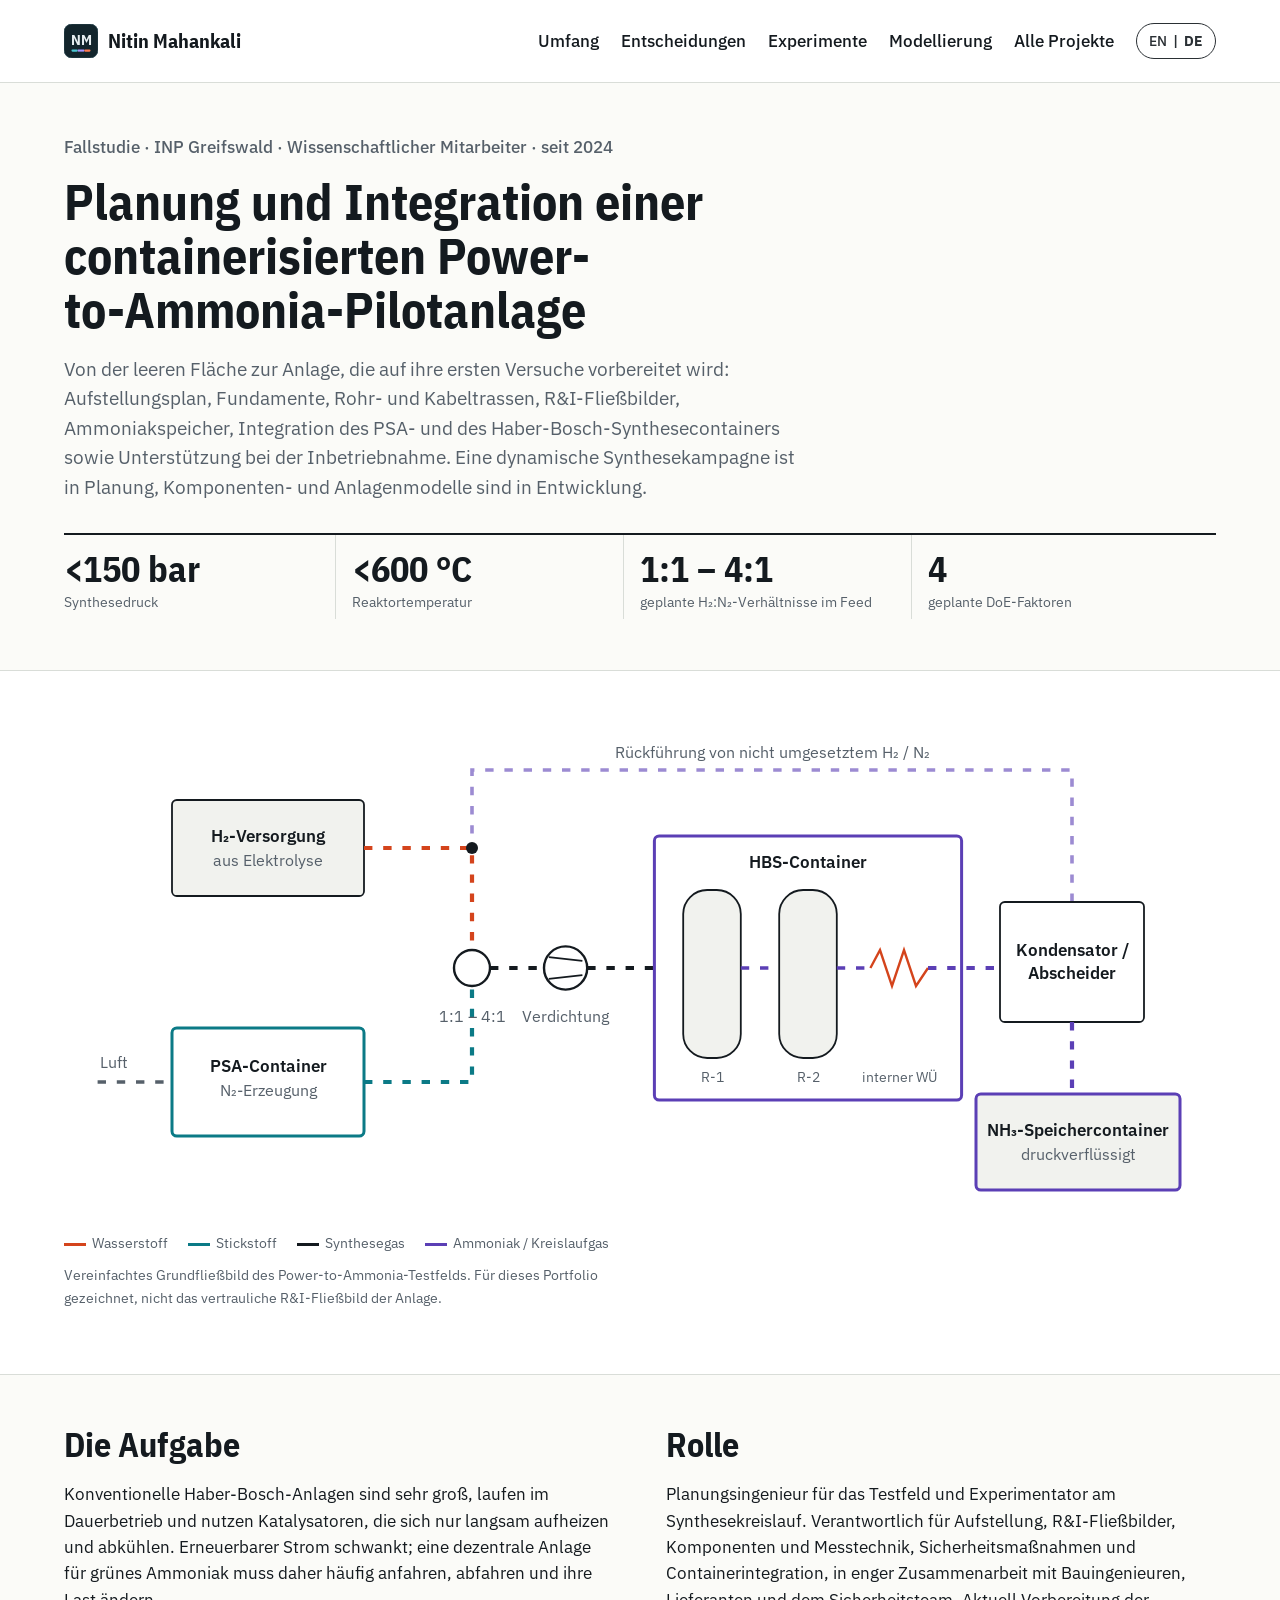
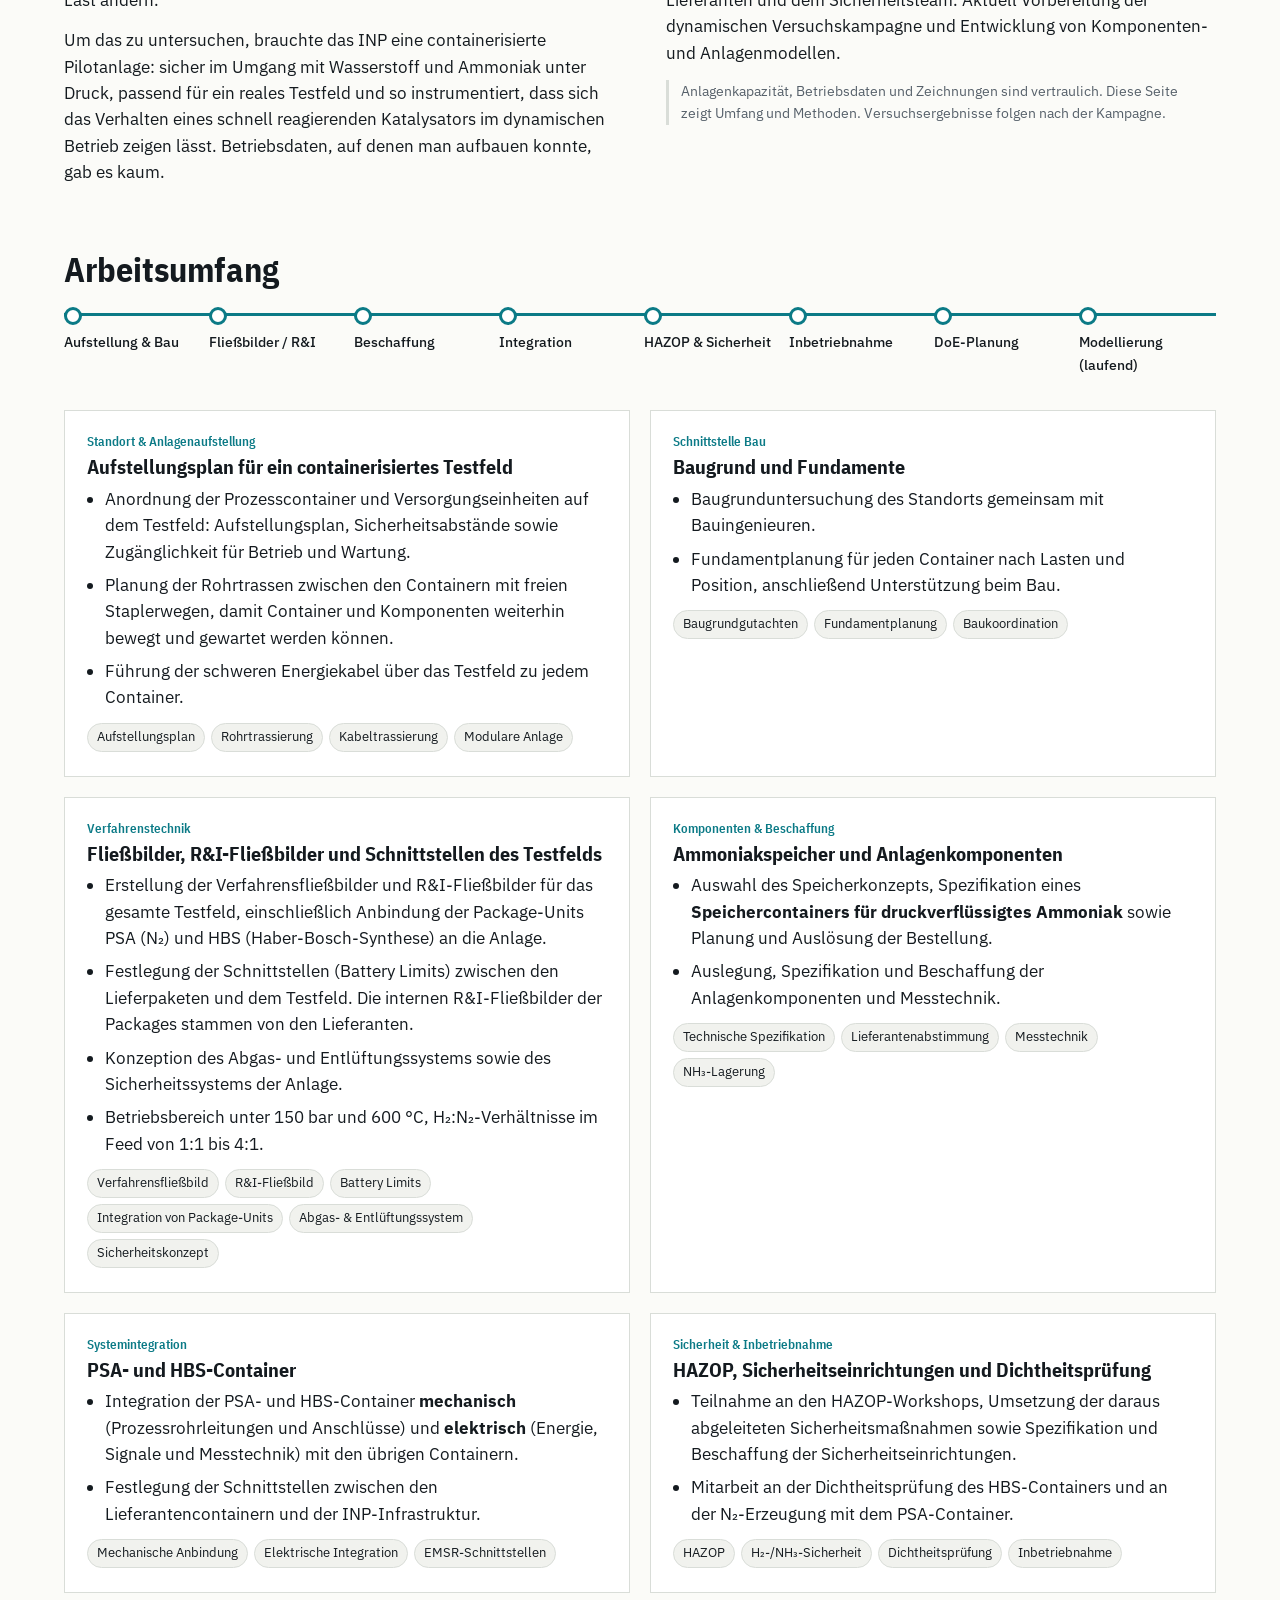
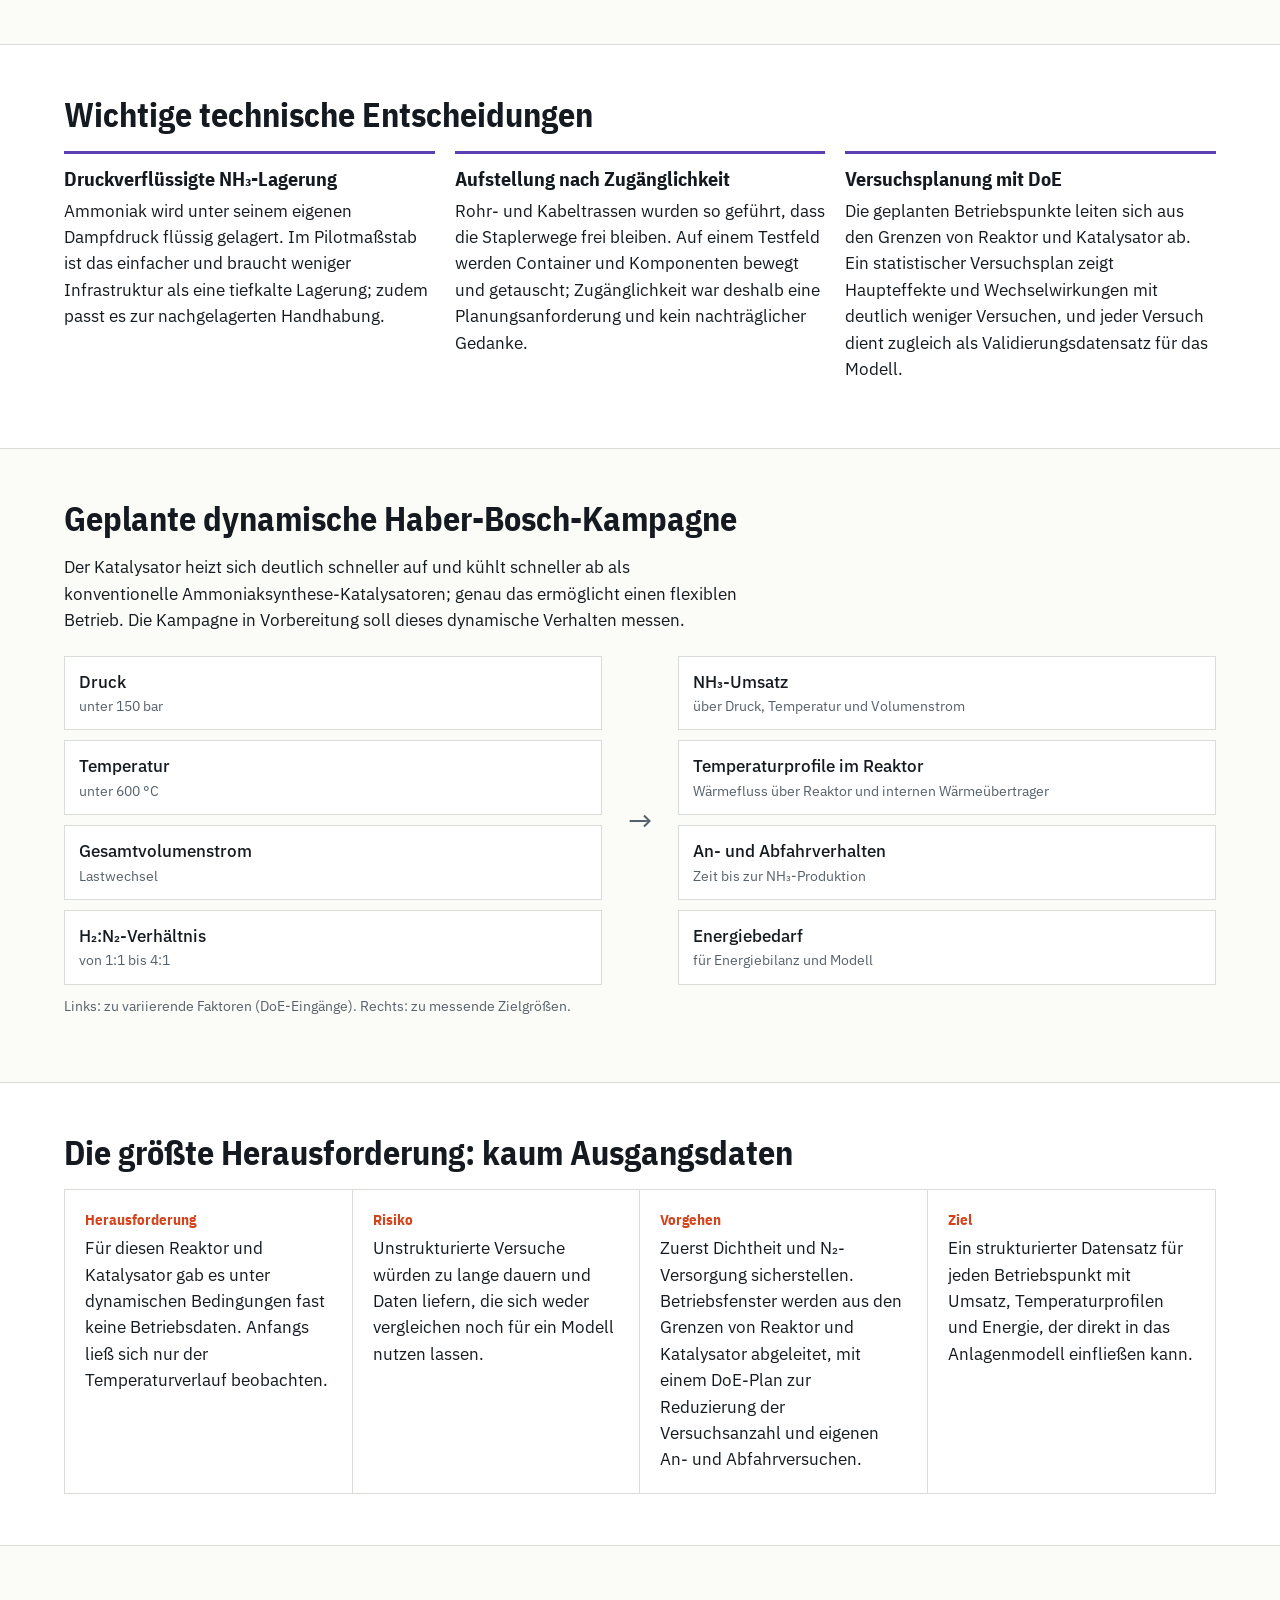
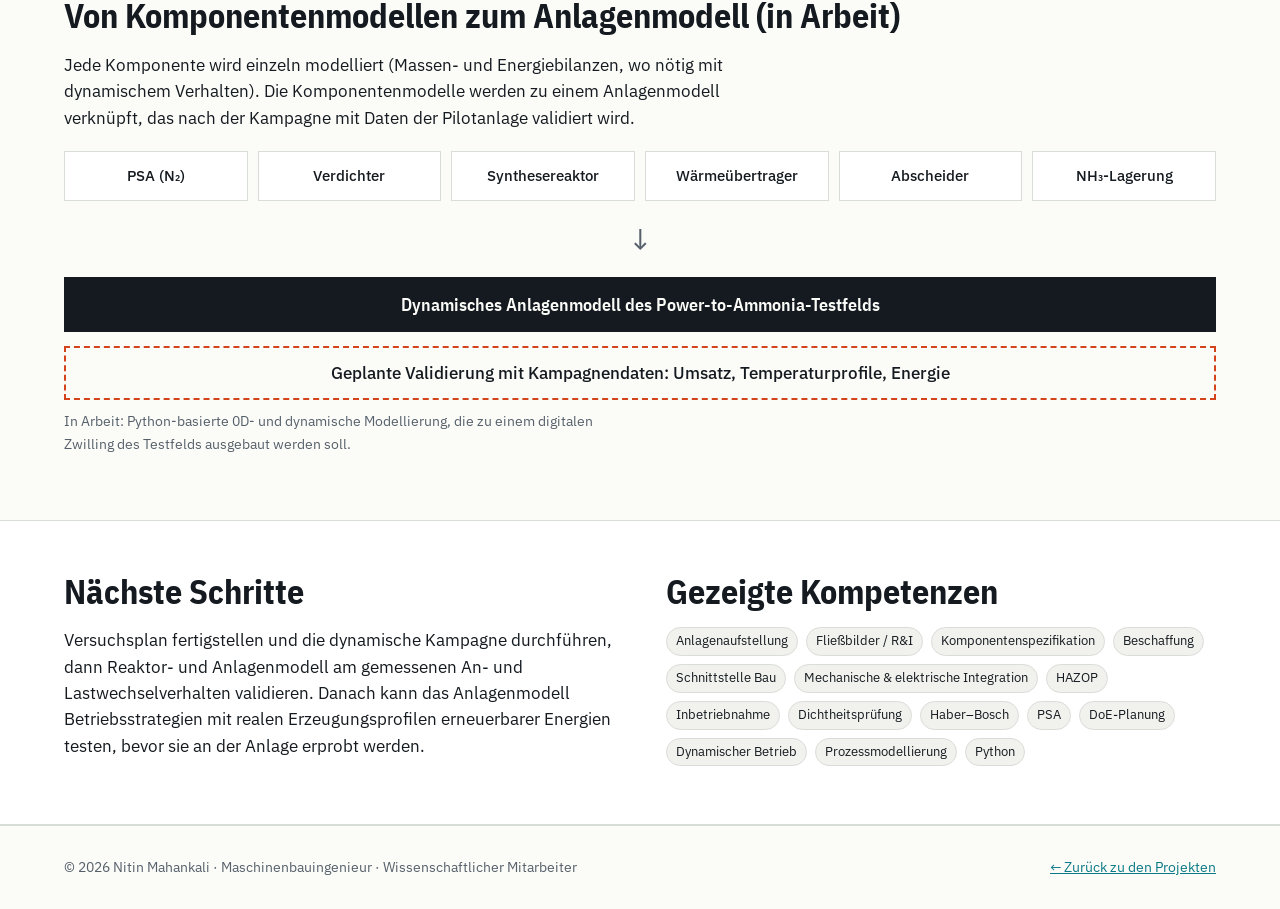
<file: de/projects/power-to-ammonia.html>
<!DOCTYPE html>
<html lang="de">
<head>
<meta charset="utf-8">
<meta name="viewport" content="width=device-width, initial-scale=1">
<title>Power-to-Ammonia-Pilotanlage | Nitin Mahankali</title>
<link rel="icon" href="data:image/svg+xml,%3Csvg xmlns='http://www.w3.org/2000/svg' viewBox='0 0 64 64'%3E%3Crect width='64' height='64' rx='15' fill='%2313252c' stroke='%232c4a54' stroke-width='1.5'/%3E%3Ctext x='32' y='40' text-anchor='middle' font-family='IBM Plex Sans Condensed, Arial Narrow, Arial, sans-serif' font-weight='700' font-size='28' letter-spacing='-0.5' fill='%23e8eff1'%3ENM%3C/text%3E%3Crect x='14' y='48' width='12' height='4' rx='2' fill='%234cc6d1'/%3E%3Crect x='26' y='48' width='12' height='4' fill='%23a993ff'/%3E%3Crect x='38' y='48' width='12' height='4' rx='2' fill='%23ff7a52'/%3E%3C/svg%3E">
<link rel="alternate" hreflang="en" href="https://nitin14999.github.io/Nitin_Mahankali/projects/power-to-ammonia.html">
<link rel="alternate" hreflang="de" href="https://nitin14999.github.io/Nitin_Mahankali/de/projects/power-to-ammonia.html">
<link rel="alternate" hreflang="x-default" href="https://nitin14999.github.io/Nitin_Mahankali/projects/power-to-ammonia.html">
<meta name="description" content="Fallstudie: Planung, Integration, Inbetriebnahme, geplante dynamische Haber-Bosch-Versuche und Anlagenmodellierung einer containerisierten Power-to-Ammonia-Pilotanlage am INP Greifswald.">
<link rel="preconnect" href="https://fonts.googleapis.com">
<link href="https://fonts.googleapis.com/css2?family=IBM+Plex+Sans+Condensed:wght@600;700&family=IBM+Plex+Sans:wght@400;500;600&display=swap" rel="stylesheet">
<style>
/* VOICE: a confident engineering case study, factual, first person, no fluff.
   IDEA: a process engineering drawing sheet: line colours, title block, tag labels.
   PICTURE: the pilot-plant process loop drawn as a live block flow diagram with gas moving through it.
   COLOUR and TYPE: drawing-paper white, ink, H2 vermilion, N2 teal, NH3 violet; IBM Plex Sans Condensed + Plex Sans.
   LAYOUT: headline + key figures, then the diagram full width, then phases, decisions, story, model, skills. */
:root{color-scheme:light dark;
--bg:light-dark(#fbfbf8,#0f1418);--paper:light-dark(#ffffff,#151c21);--ink:light-dark(#141a1f,#e9edef);
--mute:light-dark(#56606a,#9aa6ae);--rule:light-dark(#d9ddd8,#2a343b);
--h2:light-dark(#d4441c,#ff7a52);--n2:light-dark(#0b7a86,#4cc6d1);--nh3:light-dark(#5b3fb5,#a993ff);--soft:light-dark(#f1f2ee,#1b2329)}
:root[data-theme=light]{color-scheme:light}:root[data-theme=dark]{color-scheme:dark}
*{box-sizing:border-box;min-width:0}
body{margin:0;background:var(--bg);color:var(--ink);font:16.5px/1.6 "IBM Plex Sans",system-ui,sans-serif;overflow-x:clip}
h1,h2,h3{font-family:"IBM Plex Sans Condensed","IBM Plex Sans",sans-serif;line-height:1.08;text-wrap:balance;margin:0}
h1{font-size:clamp(32px,4.6vw,50px);max-width:26ch}
h2{font-size:clamp(26px,3vw,34px);margin-bottom:18px}
h3{font-size:20px;margin-bottom:8px}
p{margin:0 0 14px;max-width:68ch}
a{color:var(--n2)}
.band{padding:clamp(28px,4vw,64px) max(5vw,16px)}
.wrap{max-width:1240px;margin:0 auto}
.paper{background:var(--paper);border-block:1px solid var(--rule)}
nav{display:flex;flex-wrap:wrap;gap:8px 22px;align-items:center;padding:14px max(5vw,16px);border-bottom:1px solid var(--rule);background:var(--paper)}
nav a{color:var(--ink);text-decoration:none;font-weight:500;padding:10px 0}
nav .logo{font-family:"IBM Plex Sans Condensed","IBM Plex Sans",sans-serif;font-weight:700;font-size:20px;margin-right:auto}
.kicker{color:var(--mute);font-weight:500;margin-bottom:14px}
.lede{font-size:18.5px;color:var(--mute);margin-top:18px}
.figs{display:grid;grid-template-columns:repeat(4,minmax(0,1fr));gap:0;margin-top:30px;border-top:2px solid var(--ink)}
.figs div{padding:14px 16px 4px 0;border-right:1px solid var(--rule);margin-right:16px}
.figs div:last-child{border:0}
.figs b{display:block;font:700 clamp(26px,3.2vw,36px)/1.1 "IBM Plex Sans Condensed","IBM Plex Sans",sans-serif;white-space:nowrap}
.figs span{color:var(--mute);font-size:14px}
.scroll{overflow-x:auto}
.diagram{min-width:720px}
.diagram svg{width:100%;height:auto;display:block}
.cap{color:var(--mute);font-size:14px;margin-top:10px}
.flow{stroke-dasharray:7 9;animation:run 1.6s linear infinite}
@keyframes run{to{stroke-dashoffset:-32}}
.legend{display:flex;flex-wrap:wrap;gap:6px 20px;font-size:14px;color:var(--mute);margin-top:6px}
.legend i{display:inline-block;width:22px;height:3px;vertical-align:middle;margin-right:6px}
.two{display:grid;grid-template-columns:minmax(0,1fr) minmax(0,1fr);gap:clamp(24px,4vw,56px)}
.phases{display:grid;grid-template-columns:repeat(2,minmax(0,1fr));gap:20px}
.phase{background:var(--paper);border:1px solid var(--rule);padding:22px 22px 10px}
.phase .tag{font:600 13px "IBM Plex Sans Condensed","IBM Plex Sans",sans-serif;color:var(--n2);margin-bottom:6px}
.phase ul{margin:0 0 12px;padding-left:18px}.phase li{margin-bottom:7px}
.kw{display:flex;flex-wrap:wrap;gap:6px;margin:4px 0 14px}
.kw span,.skills span{font-size:13px;border:1px solid var(--rule);padding:3px 9px;border-radius:99px;background:var(--soft)}
.decide{display:grid;grid-template-columns:repeat(3,minmax(0,1fr));gap:20px}
.decide div{border-top:3px solid var(--nh3);padding-top:14px}
.story{display:grid;grid-template-columns:repeat(4,minmax(0,1fr));gap:0;border:1px solid var(--rule);background:var(--paper)}
.story div{padding:20px;border-right:1px solid var(--rule)}.story div:last-child{border:0}
.story b{display:block;font:700 15px "IBM Plex Sans Condensed","IBM Plex Sans",sans-serif;margin-bottom:6px;color:var(--h2)}
.doe{display:grid;grid-template-columns:minmax(0,1fr) 56px minmax(0,1fr);align-items:center;gap:10px}
.col{display:grid;gap:10px}
.col div{background:var(--paper);border:1px solid var(--rule);padding:12px 14px;font-weight:500}
.col small{display:block;color:var(--mute);font-weight:400;font-size:14px}
.arrow{font-size:30px;text-align:center;color:var(--mute)}
.model{display:grid;gap:14px}
.eq{display:grid;grid-template-columns:repeat(6,minmax(0,1fr));gap:10px}
.eq div{background:var(--paper);border:1px solid var(--rule);padding:12px 10px;text-align:center;font-weight:500;font-size:15px}
.plant{background:var(--ink);color:var(--bg);padding:16px 18px;text-align:center;font:600 18px "IBM Plex Sans Condensed","IBM Plex Sans",sans-serif}
.valid{border:2px dashed var(--h2);padding:12px 16px;text-align:center;font-weight:500}
.timeline{position:relative;display:grid;grid-template-columns:repeat(8,minmax(0,1fr));gap:8px;padding-top:26px}
.timeline:before{content:"";position:absolute;top:8px;left:0;height:3px;width:var(--w,0%);background:var(--n2);transition:width 1.6s ease}
.timeline div{font-size:14px;font-weight:500;position:relative}
.timeline div:before{content:"";position:absolute;top:-24px;left:0;width:12px;height:12px;border-radius:50%;background:var(--paper);border:3px solid var(--n2)}
.skills{display:flex;flex-wrap:wrap;gap:8px}
.note{font-size:14px;color:var(--mute);border-left:3px solid var(--rule);padding-left:12px}
.reveal{opacity:0;transform:translateY(22px);transition:opacity .7s ease,transform .7s ease}
.reveal.in{opacity:1;transform:none}
footer{padding:30px max(5vw,16px);border-top:1px solid var(--rule);color:var(--mute);font-size:14px;display:flex;flex-wrap:wrap;justify-content:space-between;gap:10px}
@media(max-width:900px){.phases,.two,.decide{grid-template-columns:minmax(0,1fr)}.story{grid-template-columns:repeat(2,minmax(0,1fr))}.story div:nth-child(2){border-right:0}.story div{border-bottom:1px solid var(--rule)}.eq{grid-template-columns:repeat(3,minmax(0,1fr))}.timeline{grid-template-columns:repeat(4,minmax(0,1fr));row-gap:40px}.timeline:before{display:none}}
@media(max-width:600px){.figs{grid-template-columns:repeat(2,minmax(0,1fr))}.figs div:nth-child(2){border:0}.story{grid-template-columns:minmax(0,1fr)}.story div{border-right:0}.doe{grid-template-columns:minmax(0,1fr)}.arrow{transform:rotate(90deg)}.eq{grid-template-columns:repeat(2,minmax(0,1fr))}.timeline{grid-template-columns:repeat(2,minmax(0,1fr))}}
@media(prefers-reduced-motion:reduce){.flow{animation:none}.reveal{opacity:1;transform:none;transition:none}.timeline:before{transition:none}}
h1,h2,h3,p,li,small,.col div,.rig{hyphens:auto;-webkit-hyphens:auto;overflow-wrap:break-word}
</style>
</head>
<body>
<nav>
<a class="logo" href="https://nitin14999.github.io/Nitin_Mahankali/de/" aria-label="Nitin Mahankali, Startseite" style="display:flex;align-items:center;gap:10px;text-decoration:none"><svg viewBox="0 0 64 64" width="34" height="34" aria-hidden="true"><rect width="64" height="64" rx="15" fill="#13252c" stroke="#2c4a54" stroke-width="1.5"/><text x="32" y="40" text-anchor="middle" font-family="IBM Plex Sans Condensed, Arial Narrow, Arial, sans-serif" font-weight="700" font-size="28" letter-spacing="-0.5" fill="#e8eff1">NM</text><rect x="14" y="48" width="12" height="4" rx="2" fill="#4cc6d1"/><rect x="26" y="48" width="12" height="4" fill="#a993ff"/><rect x="38" y="48" width="12" height="4" rx="2" fill="#ff7a52"/></svg>Nitin Mahankali</a>
<a href="#work">Umfang</a><a href="#decisions">Entscheidungen</a><a href="#experiments">Experimente</a><a href="#modelling">Modellierung</a>
<a href="https://nitin14999.github.io/Nitin_Mahankali/de/#projects">Alle Projekte</a>
<span class="lang" style="display:inline-flex;align-items:center;gap:6px;font-weight:600;font-size:14px;border:1px solid currentColor;border-radius:99px;padding:6px 12px;opacity:.9"><a href="../../projects/power-to-ammonia.html" hreflang="en" lang="en" style="text-decoration:none;padding:0" aria-label="English version">EN</a><span aria-hidden="true">|</span><b>DE</b></span>
</nav>

<header class="band">
<div class="wrap">
<div class="kicker">Fallstudie · INP Greifswald · Wissenschaftlicher Mitarbeiter · seit 2024</div>
<h1>Planung und Integration einer containerisierten Power-to-Ammonia-Pilotanlage</h1>
<p class="lede">Von der leeren Fläche zur Anlage, die auf ihre ersten Versuche vorbereitet wird: Aufstellungsplan, Fundamente, Rohr- und Kabeltrassen, R&amp;I-Fließbilder, Ammoniakspeicher, Integration des PSA- und des Haber-Bosch-Synthesecontainers sowie Unterstützung bei der Inbetriebnahme. Eine dynamische Synthesekampagne ist in Planung, Komponenten- und Anlagenmodelle sind in Entwicklung.</p>
<div class="figs">
<div><b>&lt;150 bar</b><span>Synthesedruck</span></div>
<div><b>&lt;600 °C</b><span>Reaktortemperatur</span></div>
<div><b>1:1 – 4:1</b><span>geplante H₂:N₂-Verhältnisse im Feed</span></div>
<div><b>4</b><span>geplante DoE-Faktoren</span></div>
</div>
</div>
</header>

<section class="band paper" aria-label="Prozessübersicht">
<div class="wrap">
<div class="scroll"><div class="diagram">
<svg viewBox="0 0 960 420" role="img" aria-label="Grundfließbild: Wasserstoff und PSA-Stickstoff werden gemischt, verdichtet und im HBS-Container mit zwei Reaktoren und internem Wärmeübertrager umgesetzt; Ammoniak wird abgeschieden und druckverflüssigt gelagert, nicht umgesetztes Gas wird zurückgeführt">
<defs><marker id="ah" viewBox="0 0 10 10" refX="8" refY="5" markerWidth="7" markerHeight="7" orient="auto"><path d="M0 0L10 5L0 10z" fill="currentColor"/></marker></defs>
<g font-family="IBM Plex Sans, sans-serif" font-size="14" fill="var(--ink)">
<!-- recycle -->
<path class="flow" d="M840 150V40H340V105" fill="none" stroke="var(--nh3)" stroke-width="3" opacity=".6"/>
<text x="590" y="30" text-anchor="middle" fill="var(--mute)" font-size="13">Rückführung von nicht umgesetztem H₂ / N₂</text>
<!-- H2 -->
<rect x="90" y="65" width="160" height="80" rx="4" fill="var(--soft)" stroke="var(--ink)" stroke-width="1.5"/>
<text x="170" y="100" text-anchor="middle" font-weight="600">H₂-Versorgung</text>
<text x="170" y="120" text-anchor="middle" fill="var(--mute)" font-size="13">aus Elektrolyse</text>
<path class="flow" d="M250 105H340V190" fill="none" stroke="var(--h2)" stroke-width="3.5"/>
<circle cx="340" cy="105" r="5" fill="var(--ink)"/>
<!-- Air / PSA -->
<path class="flow" d="M28 300H90" fill="none" stroke="var(--mute)" stroke-width="3"/>
<text x="30" y="288" fill="var(--mute)" font-size="13">Luft</text>
<rect x="90" y="255" width="160" height="90" rx="4" fill="var(--paper)" stroke="var(--n2)" stroke-width="2.5"/>
<text x="170" y="292" text-anchor="middle" font-weight="600">PSA-Container</text>
<text x="170" y="312" text-anchor="middle" fill="var(--mute)" font-size="13">N₂-Erzeugung</text>
<path class="flow" d="M250 300H340V220" fill="none" stroke="var(--n2)" stroke-width="3.5"/>
<!-- mixer / compressor -->
<circle cx="340" cy="205" r="15" fill="var(--paper)" stroke="var(--ink)" stroke-width="2"/>
<text x="340" y="250" text-anchor="middle" font-size="13" fill="var(--mute)">1:1 – 4:1</text>
<path class="flow" d="M355 205H400" fill="none" stroke="var(--ink)" stroke-width="3.5"/>
<circle cx="418" cy="205" r="18" fill="var(--paper)" stroke="var(--ink)" stroke-width="2"/>
<path d="M404 196L432 199M404 214L432 211" stroke="var(--ink)" stroke-width="1.5"/>
<text x="418" y="250" text-anchor="middle" font-size="13" fill="var(--mute)">Verdichtung</text>
<path class="flow" d="M436 205H492" fill="none" stroke="var(--ink)" stroke-width="3.5"/>
<!-- HBS -->
<rect x="492" y="95" width="256" height="220" rx="4" fill="var(--paper)" stroke="var(--nh3)" stroke-width="2.5"/>
<text x="620" y="122" text-anchor="middle" font-weight="600">HBS-Container</text>
<rect x="516" y="140" width="48" height="140" rx="20" fill="var(--soft)" stroke="var(--ink)" stroke-width="1.5"/>
<rect x="596" y="140" width="48" height="140" rx="20" fill="var(--soft)" stroke="var(--ink)" stroke-width="1.5"/>
<text x="540" y="300" text-anchor="middle" font-size="12" fill="var(--mute)">R-1</text>
<text x="620" y="300" text-anchor="middle" font-size="12" fill="var(--mute)">R-2</text>
<path class="flow" d="M564 205H596M644 205H672" fill="none" stroke="var(--nh3)" stroke-width="3"/>
<polyline points="672,205 680,190 690,220 700,190 710,220 720,205" fill="none" stroke="var(--h2)" stroke-width="2"/>
<text x="696" y="300" text-anchor="middle" font-size="12" fill="var(--mute)">interner WÜ</text>
<path class="flow" d="M720 205H780" fill="none" stroke="var(--nh3)" stroke-width="3.5"/>
<!-- separator -->
<rect x="780" y="150" width="120" height="100" rx="4" fill="var(--paper)" stroke="var(--ink)" stroke-width="1.5"/>
<text x="840" y="195" text-anchor="middle" font-weight="600">Kondensator /</text>
<text x="840" y="214" text-anchor="middle" font-weight="600">Abscheider</text>
<path class="flow" d="M840 250V310" fill="none" stroke="var(--nh3)" stroke-width="3.5"/>
<!-- storage -->
<rect x="760" y="310" width="170" height="80" rx="4" fill="var(--soft)" stroke="var(--nh3)" stroke-width="2.5"/>
<text x="845" y="345" text-anchor="middle" font-weight="600">NH₃-Speichercontainer</text>
<text x="845" y="365" text-anchor="middle" fill="var(--mute)" font-size="13">druckverflüssigt</text>
</g>
</svg>
</div></div>
<div class="legend"><span><i style="background:var(--h2)"></i>Wasserstoff</span><span><i style="background:var(--n2)"></i>Stickstoff</span><span><i style="background:var(--ink)"></i>Synthesegas</span><span><i style="background:var(--nh3)"></i>Ammoniak / Kreislaufgas</span></div>
<p class="cap">Vereinfachtes Grundfließbild des Power-to-Ammonia-Testfelds. Für dieses Portfolio gezeichnet, nicht das vertrauliche R&amp;I-Fließbild der Anlage.</p>
</div>
</section>

<section class="band reveal">
<div class="wrap two">
<div>
<h2>Die Aufgabe</h2>
<p>Konventionelle Haber-Bosch-Anlagen sind sehr groß, laufen im Dauerbetrieb und nutzen Katalysatoren, die sich nur langsam aufheizen und abkühlen. Erneuerbarer Strom schwankt; eine dezentrale Anlage für grünes Ammoniak muss daher häufig anfahren, abfahren und ihre Last ändern.</p>
<p>Um das zu untersuchen, brauchte das INP eine containerisierte Pilotanlage: sicher im Umgang mit Wasserstoff und Ammoniak unter Druck, passend für ein reales Testfeld und so instrumentiert, dass sich das Verhalten eines schnell reagierenden Katalysators im dynamischen Betrieb zeigen lässt. Betriebsdaten, auf denen man aufbauen konnte, gab es kaum.</p>
</div>
<div>
<h2>Rolle</h2>
<p>Planungsingenieur für das Testfeld und Experimentator am Synthesekreislauf. Verantwortlich für Aufstellung, R&amp;I-Fließbilder, Komponenten und Messtechnik, Sicherheitsmaßnahmen und Containerintegration, in enger Zusammenarbeit mit Bauingenieuren, Lieferanten und dem Sicherheitsteam. Aktuell Vorbereitung der dynamischen Versuchskampagne und Entwicklung von Komponenten- und Anlagenmodellen.</p>
<p class="note">Anlagenkapazität, Betriebsdaten und Zeichnungen sind vertraulich. Diese Seite zeigt Umfang und Methoden. Versuchsergebnisse folgen nach der Kampagne.</p>
</div>
</div>
</section>

<section class="band reveal" id="work" style="padding-top:0">
<div class="wrap">
<h2>Arbeitsumfang</h2>
<div class="timeline" id="tl">
<div>Aufstellung &amp; Bau</div><div>Fließbilder / R&amp;I</div><div>Beschaffung</div><div>Integration</div><div>HAZOP &amp; Sicherheit</div><div>Inbetriebnahme</div><div>DoE-Planung</div><div>Modellierung (laufend)</div>
</div>
<div class="phases" style="margin-top:34px">
<div class="phase reveal"><div class="tag">Standort &amp; Anlagenaufstellung</div><h3>Aufstellungsplan für ein containerisiertes Testfeld</h3>
<ul><li>Anordnung der Prozesscontainer und Versorgungseinheiten auf dem Testfeld: Aufstellungsplan, Sicherheitsabstände sowie Zugänglichkeit für Betrieb und Wartung.</li>
<li>Planung der Rohrtrassen zwischen den Containern mit freien Staplerwegen, damit Container und Komponenten weiterhin bewegt und gewartet werden können.</li>
<li>Führung der schweren Energiekabel über das Testfeld zu jedem Container.</li></ul>
<div class="kw"><span>Aufstellungsplan</span><span>Rohrtrassierung</span><span>Kabeltrassierung</span><span>Modulare Anlage</span></div></div>

<div class="phase reveal"><div class="tag">Schnittstelle Bau</div><h3>Baugrund und Fundamente</h3>
<ul><li>Baugrunduntersuchung des Standorts gemeinsam mit Bauingenieuren.</li>
<li>Fundamentplanung für jeden Container nach Lasten und Position, anschließend Unterstützung beim Bau.</li></ul>
<div class="kw"><span>Baugrundgutachten</span><span>Fundamentplanung</span><span>Baukoordination</span></div></div>

<div class="phase reveal"><div class="tag">Verfahrenstechnik</div><h3>Fließbilder, R&amp;I-Fließbilder und Schnittstellen des Testfelds</h3>
<ul><li>Erstellung der Verfahrensfließbilder und R&amp;I-Fließbilder für das gesamte Testfeld, einschließlich Anbindung der Package-Units PSA (N₂) und HBS (Haber-Bosch-Synthese) an die Anlage.</li>
<li>Festlegung der Schnittstellen (Battery Limits) zwischen den Lieferpaketen und dem Testfeld. Die internen R&amp;I-Fließbilder der Packages stammen von den Lieferanten.</li>
<li>Konzeption des Abgas- und Entlüftungssystems sowie des Sicherheitssystems der Anlage.</li>
<li>Betriebsbereich unter 150 bar und 600 °C, H₂:N₂-Verhältnisse im Feed von 1:1 bis 4:1.</li></ul>
<div class="kw"><span>Verfahrensfließbild</span><span>R&amp;I-Fließbild</span><span>Battery Limits</span><span>Integration von Package-Units</span><span>Abgas- &amp; Entlüftungssystem</span><span>Sicherheitskonzept</span></div></div>

<div class="phase reveal"><div class="tag">Komponenten &amp; Beschaffung</div><h3>Ammoniakspeicher und Anlagenkomponenten</h3>
<ul><li>Auswahl des Speicherkonzepts, Spezifikation eines <strong>Speichercontainers für druckverflüssigtes Ammoniak</strong> sowie Planung und Auslösung der Bestellung.</li>
<li>Auslegung, Spezifikation und Beschaffung der Anlagenkomponenten und Messtechnik.</li></ul>
<div class="kw"><span>Technische Spezifikation</span><span>Lieferantenabstimmung</span><span>Messtechnik</span><span>NH₃-Lagerung</span></div></div>

<div class="phase reveal"><div class="tag">Systemintegration</div><h3>PSA- und HBS-Container</h3>
<ul><li>Integration der PSA- und HBS-Container <strong>mechanisch</strong> (Prozessrohrleitungen und Anschlüsse) und <strong>elektrisch</strong> (Energie, Signale und Messtechnik) mit den übrigen Containern.</li>
<li>Festlegung der Schnittstellen zwischen den Lieferantencontainern und der INP-Infrastruktur.</li></ul>
<div class="kw"><span>Mechanische Anbindung</span><span>Elektrische Integration</span><span>EMSR-Schnittstellen</span></div></div>

<div class="phase reveal"><div class="tag">Sicherheit &amp; Inbetriebnahme</div><h3>HAZOP, Sicherheitseinrichtungen und Dichtheitsprüfung</h3>
<ul><li>Teilnahme an den HAZOP-Workshops, Umsetzung der daraus abgeleiteten Sicherheitsmaßnahmen sowie Spezifikation und Beschaffung der Sicherheitseinrichtungen.</li>
<li>Mitarbeit an der Dichtheitsprüfung des HBS-Containers und an der N₂-Erzeugung mit dem PSA-Container.</li></ul>
<div class="kw"><span>HAZOP</span><span>H₂-/NH₃-Sicherheit</span><span>Dichtheitsprüfung</span><span>Inbetriebnahme</span></div></div>
</div>
</div>
</section>

<section class="band paper reveal" id="decisions">
<div class="wrap">
<h2>Wichtige technische Entscheidungen</h2>
<div class="decide">
<div><h3>Druckverflüssigte NH₃-Lagerung</h3><p>Ammoniak wird unter seinem eigenen Dampfdruck flüssig gelagert. Im Pilotmaßstab ist das einfacher und braucht weniger Infrastruktur als eine tiefkalte Lagerung; zudem passt es zur nachgelagerten Handhabung.</p></div>
<div><h3>Aufstellung nach Zugänglichkeit</h3><p>Rohr- und Kabeltrassen wurden so geführt, dass die Staplerwege frei bleiben. Auf einem Testfeld werden Container und Komponenten bewegt und getauscht; Zugänglichkeit war deshalb eine Planungsanforderung und kein nachträglicher Gedanke.</p></div>
<div><h3>Versuchsplanung mit DoE</h3><p>Die geplanten Betriebspunkte leiten sich aus den Grenzen von Reaktor und Katalysator ab. Ein statistischer Versuchsplan zeigt Haupteffekte und Wechselwirkungen mit deutlich weniger Versuchen, und jeder Versuch dient zugleich als Validierungsdatensatz für das Modell.</p></div>
</div>
</div>
</section>

<section class="band reveal" id="experiments">
<div class="wrap">
<h2>Geplante dynamische Haber-Bosch-Kampagne</h2>
<p>Der Katalysator heizt sich deutlich schneller auf und kühlt schneller ab als konventionelle Ammoniaksynthese-Katalysatoren; genau das ermöglicht einen flexiblen Betrieb. Die Kampagne in Vorbereitung soll dieses dynamische Verhalten messen.</p>
<div class="doe" style="margin-top:22px">
<div class="col">
<div>Druck<small>unter 150 bar</small></div>
<div>Temperatur<small>unter 600 °C</small></div>
<div>Gesamtvolumenstrom<small>Lastwechsel</small></div>
<div>H₂:N₂-Verhältnis<small>von 1:1 bis 4:1</small></div>
</div>
<div class="arrow" aria-hidden="true">→</div>
<div class="col">
<div>NH₃-Umsatz<small>über Druck, Temperatur und Volumenstrom</small></div>
<div>Temperaturprofile im Reaktor<small>Wärmefluss über Reaktor und internen Wärmeübertrager</small></div>
<div>An- und Abfahrverhalten<small>Zeit bis zur NH₃-Produktion</small></div>
<div>Energiebedarf<small>für Energiebilanz und Modell</small></div>
</div>
</div>
<p class="cap">Links: zu variierende Faktoren (DoE-Eingänge). Rechts: zu messende Zielgrößen.</p>
</div>
</section>

<section class="band paper reveal">
<div class="wrap">
<h2>Die größte Herausforderung: kaum Ausgangsdaten</h2>
<div class="story">
<div><b>Herausforderung</b>Für diesen Reaktor und Katalysator gab es unter dynamischen Bedingungen fast keine Betriebsdaten. Anfangs ließ sich nur der Temperaturverlauf beobachten.</div>
<div><b>Risiko</b>Unstrukturierte Versuche würden zu lange dauern und Daten liefern, die sich weder vergleichen noch für ein Modell nutzen lassen.</div>
<div><b>Vorgehen</b>Zuerst Dichtheit und N₂-Versorgung sicherstellen. Betriebsfenster werden aus den Grenzen von Reaktor und Katalysator abgeleitet, mit einem DoE-Plan zur Reduzierung der Versuchsanzahl und eigenen An- und Abfahrversuchen.</div>
<div><b>Ziel</b>Ein strukturierter Datensatz für jeden Betriebspunkt mit Umsatz, Temperaturprofilen und Energie, der direkt in das Anlagenmodell einfließen kann.</div>
</div>
</div>
</section>

<section class="band reveal" id="modelling">
<div class="wrap">
<h2>Von Komponentenmodellen zum Anlagenmodell (in Arbeit)</h2>
<p>Jede Komponente wird einzeln modelliert (Massen- und Energiebilanzen, wo nötig mit dynamischem Verhalten). Die Komponentenmodelle werden zu einem Anlagenmodell verknüpft, das nach der Kampagne mit Daten der Pilotanlage validiert wird.</p>
<div class="model" style="margin-top:20px">
<div class="eq"><div>PSA (N₂)</div><div>Verdichter</div><div>Synthesereaktor</div><div>Wärmeübertrager</div><div>Abscheider</div><div>NH₃-Lagerung</div></div>
<div class="arrow" aria-hidden="true">↓</div>
<div class="plant">Dynamisches Anlagenmodell des Power-to-Ammonia-Testfelds</div>
<div class="valid">Geplante Validierung mit Kampagnendaten: Umsatz, Temperaturprofile, Energie</div>
</div>
<p class="cap">In Arbeit: Python-basierte 0D- und dynamische Modellierung, die zu einem digitalen Zwilling des Testfelds ausgebaut werden soll.</p>
</div>
</section>

<section class="band paper reveal">
<div class="wrap two">
<div>
<h2>Nächste Schritte</h2>
<p>Versuchsplan fertigstellen und die dynamische Kampagne durchführen, dann Reaktor- und Anlagenmodell am gemessenen An- und Lastwechselverhalten validieren. Danach kann das Anlagenmodell Betriebsstrategien mit realen Erzeugungsprofilen erneuerbarer Energien testen, bevor sie an der Anlage erprobt werden.</p>
</div>
<div>
<h2>Gezeigte Kompetenzen</h2>
<div class="skills"><span>Anlagenaufstellung</span><span>Fließbilder / R&amp;I</span><span>Komponentenspezifikation</span><span>Beschaffung</span><span>Schnittstelle Bau</span><span>Mechanische &amp; elektrische Integration</span><span>HAZOP</span><span>Inbetriebnahme</span><span>Dichtheitsprüfung</span><span>Haber–Bosch</span><span>PSA</span><span>DoE-Planung</span><span>Dynamischer Betrieb</span><span>Prozessmodellierung</span><span>Python</span></div>
</div>
</div>
</section>

<footer><span>© 2026 Nitin Mahankali · Maschinenbauingenieur · Wissenschaftlicher Mitarbeiter</span><a href="https://nitin14999.github.io/Nitin_Mahankali/de/#projects">← Zurück zu den Projekten</a></footer>

<script>
{
const els=document.querySelectorAll('.reveal');
const io=new IntersectionObserver(es=>{for(const e of es){if(e.isIntersecting){e.target.classList.add('in');io.unobserve(e.target)}}},{threshold:.12});
els.forEach(el=>io.observe(el));
const tl=document.getElementById('tl');
const tio=new IntersectionObserver(es=>{if(es[0].isIntersecting){tl.style.setProperty('--w','100%');tio.disconnect()}},{threshold:.5});
tio.observe(tl);
}
</script>
</body>
</html>
</file>
